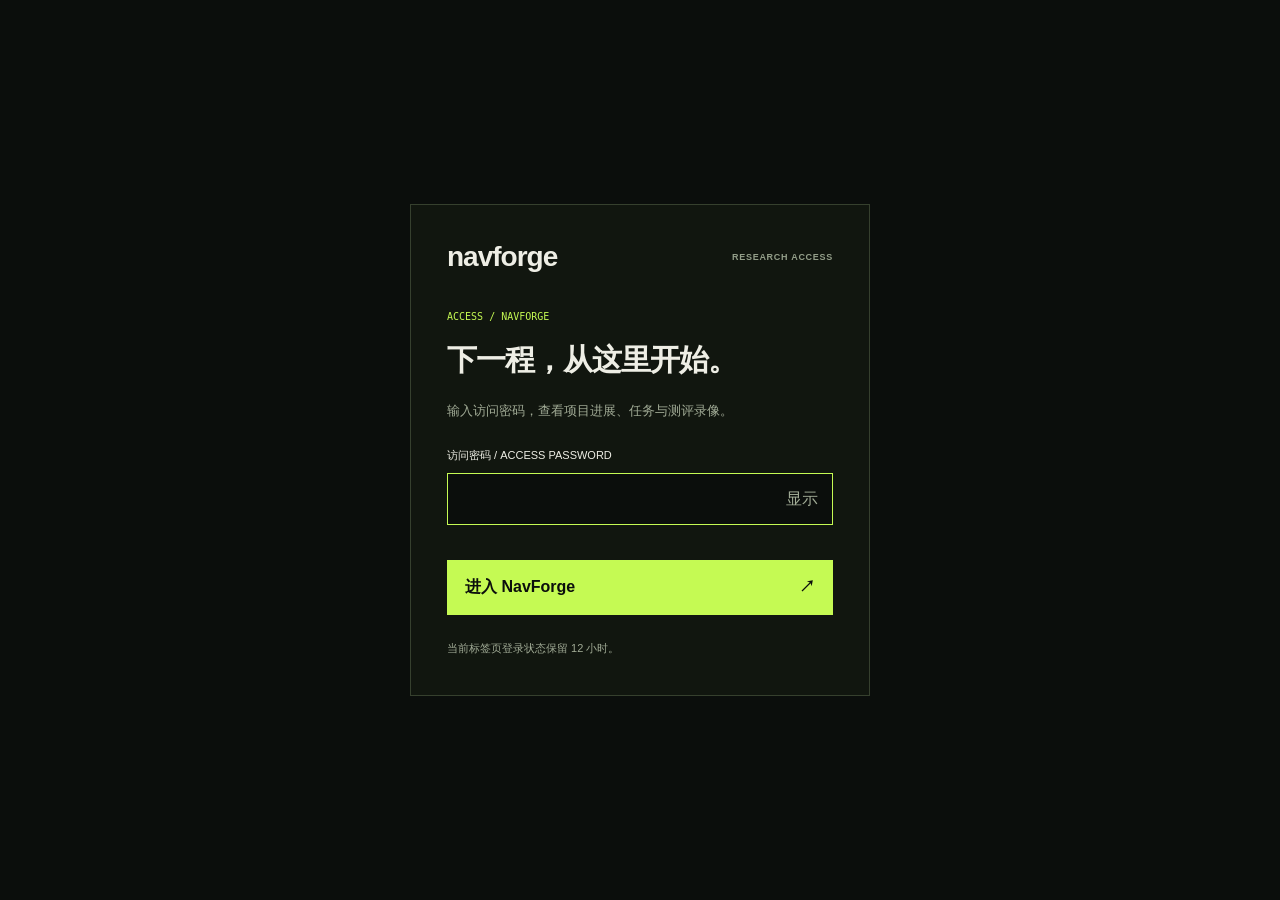
<file: public/index.html>
<!DOCTYPE html>
<html lang="zh-CN" class="navforge-locked"><head>
<meta charset="utf-8"><meta name="viewport" content="width=device-width,initial-scale=1"><title>NavForge · 六维导航任务设计</title>
<style>html.navforge-locked{background:#0b0e0c}html.navforge-locked body>:not(#navforge-access):not(noscript){display:none!important}</style>
<meta name="description" content="NavForge 六维导航任务设计：语义定位、空间认知、泛化、长时程、运动精度与速度。查看具体任务指令、环境线索、评价指标和测评结果。">
<script src="access.js"></script><link rel="icon" type="image/svg+xml" href="assets/mark.svg"><link rel="stylesheet" href="style.css"><link rel="stylesheet" href="scenes.css"><link rel="stylesheet" href="tasks.css"><script src="tasks.js" defer></script>
</head><body><noscript>请启用 JavaScript 后输入访问密码。</noscript><a class="skip" href="#task-design">跳到任务设计</a>
<header class="site-header"><a class="wordmark" href="index.html">navforge</a><nav aria-label="主导航"><a href="#task-design">任务设计</a><a href="#configuration">场景配置</a><a href="#evaluation">模型测评</a><a href="archive.html">历史归档</a><a href="#" data-navforge-logout>退出登录</a></nav><a class="nav-cta" href="#task-design">探索六维任务 ↗</a><button class="mobile-menu" aria-label="打开导航" aria-expanded="false">☰</button></header>
<main>
<section class="task-hero section-shell"><div><div class="eyebrow"><i class="signal"></i> NAVFORGE / EMBODIED NAVIGATION</div><h1>理解指令。<br>规划路线。<br><em>完成任务。</em></h1><p>从找对一个物体，到记住跨层空间；从完成多步巡检，到在障碍与时间约束中安全到达。以六种能力，设计可检验的导航任务。</p><div class="hero-actions"><a class="button primary" href="#task-design">查看任务设计 ↗</a><a class="text-link" href="#evaluation">查看实测结果 ↗</a></div></div><aside class="task-example"><span class="eyebrow">LH01 / 长时程任务</span><blockquote>“带我先去前台，再去储藏室，最后到 A 会议室。”</blockquote><a href="#design-LH01">查看这条任务 ↗</a><div class="task-example-tags"><span>顺序依赖</span><span>进度跟踪</span><span>长程记忆</span></div></aside></section>
<section class="task-design section-shell" id="task-design"><div class="section-index"><span>01 / TASK DESIGN</span><span>FEISHU REVISION <!-- TASK_REVISION --></span></div><div class="section-heading"><h2>六种能力。<br><span>具体到每一条指令。</span></h2><p>选择能力，展开任务，查看指令与评价指标。<br>完整任务说明及录像链接回飞书原文。</p></div><!-- TASK_DESIGN --><div class="design-context"><strong>指令之外，Context 也属于任务设计。</strong><p>飞书定义了文字环境描述、静态地图与动态定位地图等多粒度线索，以及商超摆放、医院布局、工厂流程等先验知识。具体提供哪些线索，以对应任务协议为准。任务设计与实测结果分别记录。</p></div></section>
<section class="section-shell compact-scenes" id="configuration"><div class="section-index"><span>02 / SCENE CONFIGURATION</span><span>3 TRAIN + 1 TEST / PER CAPABILITY</span></div><div class="section-heading"><h2>场景支撑任务。</h2><p>六维各 3 个训练场景、1 个测试场景。<br>共 18 个训练场景、6 个测试场景。</p></div><details><summary>查看六维 3+1 场景配置 <span>场景清单与漫游独立收录 ↗</span></summary><div class="table-scroll"><!-- SCENE_OVERVIEW --></div><a class="text-link" href="scenes.html">查看场景漫游与服务器依据 ↗</a></details></section>
<section class="section-shell evaluation-section" id="evaluation"><div class="section-index"><span>03 / MODEL EVALUATION</span><span>RUNS & EVIDENCE</span></div><div class="section-heading"><h2>任务怎样，<br><span>实际跑得怎样。</span></h2><p>按原任务、场景版本与评分协议查看结果。<br>模型自主导航与参考路线执行分别记录。</p></div><div class="evaluation-links"><a href="evaluation/index.html"><span class="eyebrow">EXPLORATION / 9 TASKS</span><h3>探索复测看板</h3><p>简单档 SR 2/9，完全档 SR 0/9。查看逐任务成绩、三视角录像与动作时间轴。</p><span>打开探索复测 ↗</span></a><a href="evaluation/native-20261109/index.html"><span class="eyebrow">MP / SE · 2026-11-09 SNAPSHOT</span><h3>原生协议实测</h3><p>六项运行快照：3 项已结束、均未成功，另 3 项待完成。查看双视角录像与逐步像素动作。</p><span>打开 MP / SE 测评 ↗</span></a></div><p class="scene-limit">历史模型运行保留原编号与配置，不将同号任务的成绩自动迁移到当前设计。</p></section>
<section class="section-shell archive-entry"><div><span class="eyebrow">04 / ARCHIVE</span><h2>沿着证据，回看每一步。</h2><p>旧任务设计、26 个视频样例与历史参考实跑继续留档。</p></div><a class="button outline" href="archive.html">打开历史归档 ↗</a></section>
</main><footer class="section-shell"><a class="wordmark" href="index.html">navforge</a><p>任务、轨迹与证据。让导航可以被检验。</p><div><a href="https://xcno7284rraf.feishu.cn/wiki/BPKpwbxnBicP4kkCfi7cwLcvnNg#doxcnRiX78aF4kJ4BnkNV4yaCzf" target="_blank" rel="noopener">飞书任务设计 ↗</a><span>© 2026 NAVFORGE</span></div></footer></body></html>
</file>
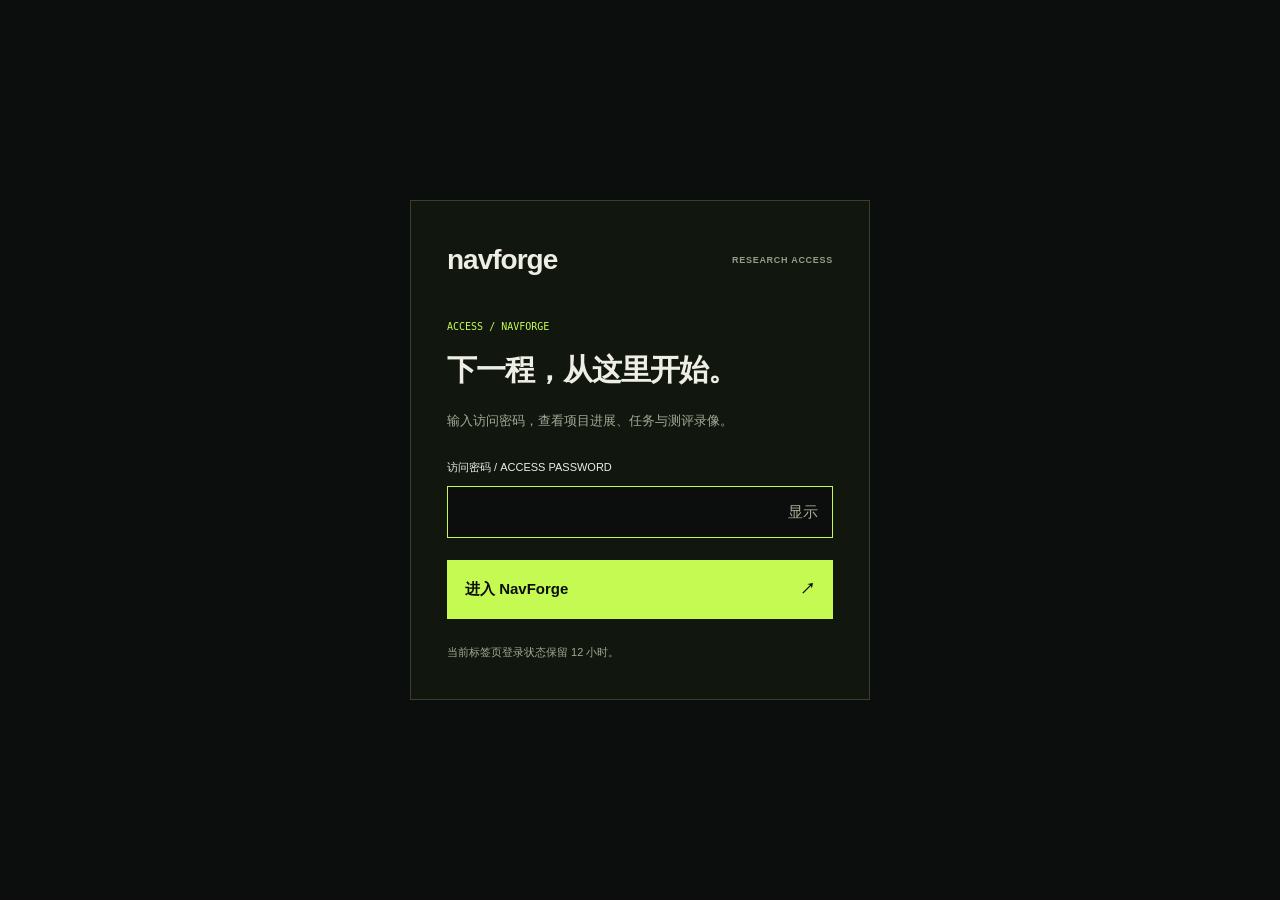
<file: public/evaluation/index.html>
<!doctype html>
<html lang="zh-CN" class="navforge-locked">
<head>
  <style>html.navforge-locked{background:#0b0e0c}html.navforge-locked body > :not(#navforge-access):not(noscript){display:none!important}html.navforge-locked noscript{display:block;color:#eeeee5;padding:40px;font:16px sans-serif}</style>
  <script src="../access.js"></script>
<meta charset="utf-8">
<meta name="viewport" content="width=device-width, initial-scale=1">
<title>测评 · NavForge</title>
<link rel="icon" href="data:,">
<style>
:root{color-scheme:light;--paper:#f3f7f8;--ink:#142e3a;--muted:#516874;--rule:#cad8de;--white:#fff;--focus:#086c73;--rust:#95452a;--monitor:#122730}
*{box-sizing:border-box}
body{margin:0;background:var(--paper);color:var(--ink);font:15px/1.65 "Microsoft YaHei","PingFang SC",system-ui,sans-serif}
button,a{font:inherit}
button{cursor:pointer}
button:focus-visible,a:focus-visible,[tabindex]:focus-visible{outline:3px solid var(--focus);outline-offset:3px}
button{color:inherit}
header{background:var(--white);border-bottom:1px solid var(--rule)}
.header-inner,main{max-width:1400px;margin:auto;padding:0 clamp(18px,4vw,64px)}
.header-inner{min-height:58px;display:flex;align-items:center;justify-content:space-between;gap:16px}
.brand{font-weight:760;font-size:17px;letter-spacing:.02em}
.context{font-size:13px;color:var(--muted)}
.context a{color:var(--focus)}
main{padding-top:34px;padding-bottom:64px}
h1,h2,h3,p{margin:0}
h1{font-size:clamp(30px,5vw,48px);line-height:1.18;letter-spacing:-.035em}
.lead{max-width:68ch;color:var(--muted);margin-top:12px}
.summary{margin-top:28px;background:var(--white);border:1px solid var(--rule);overflow:auto}
table{width:100%;border-collapse:collapse;min-width:470px}
th,td{text-align:left;padding:12px 18px;border-bottom:1px solid var(--rule);white-space:nowrap;font-variant-numeric:tabular-nums}
thead th{font-size:13px;color:var(--muted);background:#edf3f5}
tbody tr:last-child>*{border-bottom:0}
.task-summary td:last-child{white-space:normal;min-width:16em}
.task-summary button{padding:0;border:0;background:none;color:var(--focus);font-weight:760;text-decoration:underline}
#comparison .task-summary td:last-child{white-space:nowrap;min-width:0}
.single-exploration .case-header{margin-bottom:12px}
.recordings-title{font-size:20px;margin:28px 0 0}
.recordings-title:not([hidden])+.workspace{margin-top:12px}
.workspace{display:grid;grid-template-columns:minmax(205px,262px) minmax(0,1fr);margin-top:26px;border:1px solid var(--rule);background:var(--white)}
.rail{border-right:1px solid var(--rule)}
.rail h2{font-size:14px;margin:18px 16px 8px;color:var(--muted)}
.task{display:flex;align-items:center;gap:10px;text-align:left;padding:14px 16px;width:100%;border:0;border-top:1px solid var(--rule);background:none}
.task[aria-pressed=true]{background:#e2f0f0;box-shadow:inset 4px 0 var(--focus);font-weight:700}
.task:hover{background:#edf5f6}
.task-id{color:var(--focus);font-variant-numeric:tabular-nums;font-weight:760}
.detail{min-width:0;padding:clamp(16px,3vw,32px)}
.case-header{display:flex;justify-content:space-between;align-items:flex-start;gap:12px;flex-wrap:wrap}
.case-header h2{font-size:clamp(21px,3vw,30px);line-height:1.25}
.tags{display:flex;gap:8px;flex-wrap:wrap}
.tag{border:1px solid var(--rule);color:var(--muted);padding:3px 9px;font-size:13px;border-radius:2px}
.tag.fail{border-color:#e0bbad;color:var(--rust);background:#fff8f4}
.tag.pass{border-color:#b0cfc9;color:var(--focus);background:#edf7f3}
.tag.near{border-color:#bccdd9;color:#355c76;background:#edf5fa}
.version-switch,.view-switch,.bookmarks{display:flex;gap:6px;flex-wrap:wrap}
.version-switch{margin:16px 0 12px}
.version-switch button,.view-switch button,.bookmarks button{padding:5px 10px;border:1px solid var(--rule);border-radius:3px;background:white;font-size:13px}
.version-switch button[aria-pressed=true],.view-switch button[aria-pressed=true]{background:var(--focus);border-color:var(--focus);color:white}
.player{display:grid;place-items:center;background:var(--monitor);width:100%;min-height:110px;overflow:hidden}
video{display:block;width:100%;max-height:430px;background:var(--monitor)}
.player-note{color:#d2e3ea;padding:20px}
.controls{display:flex;align-items:center;justify-content:space-between;flex-wrap:wrap;gap:10px;margin-top:8px}
.download{font-size:13px;color:var(--focus)}
.bookmarks{margin-top:12px}
.facts{display:grid;grid-template-columns:repeat(4,minmax(0,1fr));margin:18px 0 0;border-top:1px solid var(--rule);border-bottom:1px solid var(--rule)}
.facts div{padding:10px;border-right:1px solid var(--rule)}
.facts div:last-child{border-right:0}
.facts dt{font-size:12px;color:var(--muted)}
.facts dd{margin:0;font-weight:750;font-variant-numeric:tabular-nums}
.analysis{margin:17px 0 0;max-width:72ch}
.analysis strong{color:var(--rust)}
.chart-section{margin-top:22px}
.chart-section h3{font-size:15px}
.chart-note{color:var(--muted);font-size:12px}
svg{width:100%;height:auto;display:block;margin-top:8px}
svg text{font-size:11px;fill:var(--muted)}
svg circle[tabindex]{cursor:pointer}
details{margin-top:22px;color:var(--muted)}
details summary{cursor:pointer;color:var(--ink);font-weight:680}
details p{margin-top:6px}
.action-table{margin-top:10px;min-width:0;font-size:13px}
.action-table th,.action-table td{white-space:normal;overflow-wrap:anywhere;padding:8px 10px}
.action-time{padding:2px 5px;border:1px solid var(--rule);border-radius:3px;background:var(--white);color:var(--focus);white-space:nowrap}
[hidden]{display:none!important}
@media(max-width:770px){main{padding-top:24px}.workspace{grid-template-columns:minmax(0,1fr)}.rail{border-right:0;border-bottom:1px solid var(--rule)}.rail nav{display:flex;flex-wrap:wrap}.task{width:auto;border-top:0;padding:9px 12px}.facts{grid-template-columns:repeat(2,minmax(0,1fr))}.facts div:nth-child(2){border-right:0}.facts div:nth-child(-n+2){border-bottom:1px solid var(--rule)}}
@media(max-width:500px){
  .summary table{min-width:0}
  .summary .task-summary{min-width:760px}
  .summary th,.summary td{padding:9px 7px;font-size:12px}
  .summary th:first-child{white-space:normal}
  .view-switch button,.bookmarks button{min-height:36px}
  svg text{font-size:17px}
  svg circle[tabindex]{r:7}
  .action-table{table-layout:fixed;font-size:12px}
  .action-table th,.action-table td{padding:6px 4px}
  .action-table th:nth-child(1){width:10%}
  .action-table th:nth-child(2){width:18%}
  .action-table th:nth-child(3){width:27%}
  .action-table th:nth-child(4){width:25%}
  .action-table th:nth-child(5){width:20%}
}
.site-nav{display:flex;gap:20px;flex-wrap:wrap}.site-nav a{color:var(--ink);text-decoration:none}.site-nav [aria-current]{color:var(--focus);font-weight:750;border-bottom:2px solid currentColor}.snapshot-note{margin:18px 0;padding:14px 18px;border-left:3px solid var(--focus);background:#fff;color:var(--muted)}@media(max-width:650px){.header-inner{flex-wrap:wrap;padding-top:12px;padding-bottom:12px}.context{width:100%}}</style>
</head>
<body>
<noscript>请启用 JavaScript 后输入访问密码。</noscript>
<header><div class="header-inner"><a class="brand" href="../index.html" style="color:inherit;text-decoration:none">navforge</a><nav aria-label="主导航" class="site-nav"><a href="../index.html">首页</a><a href="../archive.html#cases">历史案例</a><a href="index.html" aria-current="page">探索复测</a><a href="native-20261109/index.html">MP / SE 原生协议</a><a href="#" data-navforge-logout>退出登录</a></nav><div class="context">
  <span data-archive-only>GPT‑6 Astra · Unitree G1</span>
  <a id="feishu-results" href="https://xcno7284rraf.feishu.cn/wiki/BPKpwbxnBicP4kkCfi7cwLcvnNg#doxcnqLQuYyQFMh0V1l0AyEXX5f" hidden>飞书 · GPT-6 Astra 模型测评</a>
</div></div></header>
<main><p class="snapshot-note">GPT-6 Astra · Unitree G1 · 9 项已归档复测。2026-11-09 同步，保留原运行的简单档 / 完全档评分；不是新的部分可见协议成绩。SE / MP 六项尚未完成，不计入本表。录像保持原片时长与播放速度。</p>
  <h1 id="report-title">从指令到停靠</h1>
  <p class="lead" id="report-intro">按任务查看成绩、真实仿真录像和动作记录。</p>
  <p class="lead" id="success-tier-note" hidden></p>
  <div class="summary" id="tier-overview" hidden><table aria-label="两档成功指标汇总"><thead></thead><tbody></tbody></table></div>
  <div class="summary"><table id="summary-table" aria-label="各版本完全档指标"><thead><tr><th scope="col">版本</th><th scope="col">可评分任务</th><th scope="col">完全档 SR</th><th scope="col">完全档 OSR</th><th scope="col">完全档 SPL</th></tr></thead><tbody id="summary-rows"></tbody></table></div>
  <div id="exploration-summary" class="chart-note" data-archive-only hidden></div>
  <h2 id="recordings-title" class="recordings-title" hidden>探索复测录像</h2>
  <section class="workspace" aria-label="任务录像">
    <aside class="rail"><h2>选择任务</h2><nav id="task-nav" aria-label="任务"></nav></aside>
    <div class="detail">
      <div class="case-header"><h2 id="case-title"></h2><div class="tags"><span class="tag" id="scene"></span><span class="tag" id="outcome" aria-live="polite"></span></div></div>
      <dl class="facts" id="case-scores" aria-label="本任务停稳判定和两档成绩" hidden></dl>
      <div class="version-switch" id="versions" aria-label="实验版本" data-archive-only></div>
      <p class="chart-note" id="trial-variant" data-archive-only hidden></p>
      <div class="player"><video id="video" controls playsinline preload="metadata" aria-label="实测录像"></video><p class="player-note" id="player-note" hidden>该版本的录像尚未归档。</p></div>
      <div class="controls"><div class="view-switch" id="views" aria-label="录像视角"></div><a class="download" id="download">单独打开录像</a></div>
      <p class="chart-note" id="playback-time" hidden></p>
      <p class="chart-note" id="view-note" hidden>这段录像跳过了不可用的画面。书签会跳到最接近的有效帧。</p>
      <div class="bookmarks" id="bookmarks" aria-label="关键时刻"></div>
      <div class="evaluation-details" data-archive-only>
        <dl class="facts" id="facts"></dl>
        <p class="analysis" id="analysis"></p>
        <p class="analysis" id="contact-evidence" hidden></p>
        <p class="analysis" id="engineering" hidden></p>
        <section class="chart-section" id="chart-section"><h3>距原标注终点的水平距离</h3><p class="chart-note">虚线为 2 米距离门槛。绿色点表示该帧的前视完整可见。选中数据点可跳到相应时刻。</p><svg id="chart" viewBox="0 0 640 154" aria-label="逐决策距离，单位米"></svg></section>
        <details id="action-details" hidden><summary>动作记录</summary><p class="chart-note">时间对应提交动作时的观测。点选时间可跳到该帧。</p><table class="action-table" aria-label="逐步动作与执行回执"><thead><tr><th scope="col">步</th><th scope="col">时间</th><th scope="col">命令</th><th scope="col">回执</th><th scope="col">实测偏航</th></tr></thead><tbody id="action-rows"></tbody></table></details>
      </div>
    </div>
  </section>
  <section id="comparison" aria-labelledby="comparison-title" hidden>
    <h2 id="comparison-title" class="recordings-title"></h2>
    <p id="comparison-note" class="lead"></p>
    <div class="summary"><table class="task-summary" aria-labelledby="comparison-title" aria-describedby="comparison-note"><thead id="comparison-head"></thead><tbody id="comparison-rows"></tbody></table></div>
    <div class="controls"><label>配对 <select id="comparison-pair"></select></label><label>录像 <select id="comparison-view"></select></label></div>
    <div class="player"><video id="comparison-video" controls playsinline preload="none" aria-label="知识库 A/B 录像"></video></div>
  </section>
  <details id="incident-section" data-archive-only hidden>
    <summary>未计分的技术中断</summary>
    <p>这些记录留作脚本取证。表中的动作和 API 调用都来自原始记录。</p>
    <div class="summary"><table aria-label="未计分的技术中断"><thead><tr><th scope="col">任务</th><th scope="col">原因</th><th scope="col">仿真时间</th><th scope="col">动作 / API</th></tr></thead><tbody id="incidents"></tbody></table></div>
  </details>
  <details class="evaluation-details" data-archive-only><summary>历史版本评分口径</summary><p>历史版本展示完全档。达标需距原标注终点的水平距离 ≤ 2 米，且整个目标在同一时刻的前视画面中完整入镜、无遮挡。SR 看自主 STOP 并停稳时是否达标，OSR 看预算内的有效观测是否曾达标。SPL 按实际轨迹长度和认证最短路计算。技术中断保留为空值。</p></details>
</main>
<script type="application/json" id="dataset">{"runs":[{"label":"探索复测","tasks":[{"id":"SG07","title":"寻找水果台","scene":"超市","scores":{"SR":0,"OSR":0,"SPL":0.0},"autonomous_stop":true,"outcome":"停靠未达标","time":62.014,"actions":29,"summary":"认出水果台，货架间反复接触后停止。","bookmarks":[[20,"沿货架搜索"],[59.528,"最接近标注点"],[62.014,"自主 STOP 终局"]],"videos":{"three_views":"media/SG07-three_views.mp4","third_person":"media/SG07-third_person.mp4"},"video_status":{"third_person":"recorded","three_views":"recorded"},"video_maps":{"three_views":[[0.1,0.0],[0.2,0.1],[0.3,0.2],[0.4,0.3],[0.5,0.4],[0.6,0.5],[0.7000000000000001,0.6],[0.8,0.7],[0.9,0.8],[1.0,0.9],[1.1,1.0],[1.2,1.1],[1.3,1.2],[1.4000000000000001,1.3],[1.5,1.4],[1.6,1.5],[1.7,1.6],[1.8,1.7],[1.9000000000000001,1.8],[2.0,1.9],[2.1,2.0],[2.2,2.1],[2.3000000000000003,2.2],[2.4,2.3],[2.5,2.4],[2.6,2.5],[2.7,2.6],[2.8000000000000003,2.7],[2.9,2.8],[3.0,2.9],[3.1,3.0],[3.2,3.1],[3.3000000000000003,3.2],[3.4,3.3],[3.5,3.4],[3.6,3.5],[3.7,3.6],[3.8000000000000003,3.7],[3.9,3.8],[4.0,3.9],[4.1,4.0],[4.2,4.1],[4.3,4.2],[4.4,4.3],[4.5,4.4],[4.6000000000000005,4.5],[4.7,4.6],[4.8,4.7],[4.9,4.8],[5.0,4.9],[5.1000000000000005,5.0],[5.2,5.1],[5.3,5.2],[5.4,5.3],[5.5,5.4],[5.6000000000000005,5.5],[5.7,5.6],[5.8,5.7],[5.9,5.8],[6.0,5.9],[6.1000000000000005,6.0],[6.2,6.1],[6.3,6.2],[6.4,6.3],[6.5,6.4],[6.6000000000000005,6.5],[6.7,6.6],[6.8,6.7],[6.9,6.8],[7.0,6.9],[7.1000000000000005,7.0],[7.2,7.1],[7.3,7.2],[7.4,7.3],[7.5,7.4],[7.6000000000000005,7.5],[7.7,7.6],[7.8,7.7],[7.9,7.8],[8.0,7.9],[8.1,8.0],[8.2,8.1],[8.3,8.2],[8.4,8.3],[8.5,8.4],[8.6,8.5],[8.700000000000001,8.6],[8.8,8.7],[8.9,8.8],[9.0,8.9],[9.1,9.0],[9.200000000000001,9.1],[9.3,9.2],[9.4,9.3],[9.5,9.4],[9.6,9.5],[9.700000000000001,9.6],[9.8,9.7],[9.9,9.8],[10.0,9.9],[10.1,10.0],[10.200000000000001,10.1],[10.3,10.2],[10.4,10.3],[10.5,10.4],[10.6,10.5],[10.700000000000001,10.6],[10.8,10.7],[10.9,10.8],[11.0,10.9],[11.1,11.0],[11.200000000000001,11.1],[11.3,11.2],[11.4,11.3],[11.5,11.4],[11.6,11.5],[11.700000000000001,11.6],[11.8,11.7],[11.9,11.8],[12.0,11.9],[12.1,12.0],[12.200000000000001,12.1],[12.3,12.2],[12.4,12.3],[12.5,12.4],[12.6,12.5],[12.700000000000001,12.6],[12.8,12.7],[12.9,12.8],[13.0,12.9],[13.1,13.0],[13.200000000000001,13.1],[13.3,13.2],[13.4,13.3],[13.5,13.4],[13.6,13.5],[13.700000000000001,13.6],[13.8,13.7],[13.9,13.8],[14.0,13.9],[14.1,14.0],[14.200000000000001,14.1],[14.3,14.2],[14.4,14.3],[14.5,14.4],[14.6,14.5],[14.700000000000001,14.6],[14.8,14.7],[14.9,14.8],[15.0,14.9],[15.1,15.0],[15.200000000000001,15.1],[15.3,15.2],[15.4,15.3],[15.5,15.4],[15.6,15.5],[15.700000000000001,15.6],[15.8,15.7],[15.9,15.8],[16.0,15.9],[16.1,16.0],[16.2,16.1],[16.3,16.2],[16.4,16.3],[16.5,16.4],[16.6,16.5],[16.7,16.6],[16.8,16.7],[16.9,16.8],[17.0,16.9],[17.1,17.0],[17.2,17.1],[17.3,17.2],[17.400000000000002,17.3],[17.5,17.4],[17.6,17.5],[17.7,17.6],[17.8,17.7],[17.900000000000002,17.8],[18.0,17.9],[18.1,18.0],[18.2,18.1],[18.3,18.2],[18.400000000000002,18.3],[18.5,18.4],[18.6,18.5],[18.7,18.6],[18.8,18.7],[18.900000000000002,18.8],[19.0,18.9],[19.1,19.0],[19.2,19.1],[19.3,19.2],[19.400000000000002,19.3],[19.5,19.4],[19.6,19.5],[19.7,19.6],[19.8,19.7],[19.900000000000002,19.8],[20.0,19.9],[20.1,20.0],[20.2,20.1],[20.3,20.2],[20.400000000000002,20.3],[20.5,20.4],[20.6,20.5],[20.7,20.6],[20.8,20.7],[20.900000000000002,20.8],[21.0,20.9],[21.1,21.0],[21.2,21.1],[21.3,21.2],[21.400000000000002,21.3],[21.5,21.4],[21.6,21.5],[21.7,21.6],[21.8,21.7],[21.900000000000002,21.8],[22.0,21.9],[22.1,22.0],[22.2,22.1],[22.3,22.2],[22.400000000000002,22.3],[22.5,22.4],[22.6,22.5],[22.7,22.6],[22.8,22.7],[22.900000000000002,22.8],[23.0,22.9],[23.1,23.0],[23.2,23.1],[23.3,23.2],[23.400000000000002,23.3],[23.5,23.4],[23.6,23.5],[23.7,23.6],[23.8,23.7],[23.900000000000002,23.8],[24.0,23.9],[24.1,24.0],[24.2,24.1],[24.3,24.2],[24.400000000000002,24.3],[24.5,24.4],[24.6,24.5],[24.7,24.6],[24.8,24.7],[24.900000000000002,24.8],[25.0,24.9],[25.1,25.0],[25.2,25.1],[25.3,25.2],[25.400000000000002,25.3],[25.5,25.4],[25.6,25.5],[25.7,25.6],[25.8,25.7],[25.900000000000002,25.8],[26.0,25.9],[26.1,26.0],[26.2,26.1],[26.3,26.2],[26.400000000000002,26.3],[26.5,26.4],[26.6,26.5],[26.7,26.6],[26.8,26.7],[26.900000000000002,26.8],[27.0,26.9],[27.1,27.0],[27.2,27.1],[27.3,27.2],[27.400000000000002,27.3],[27.5,27.4],[27.6,27.5],[27.7,27.6],[27.8,27.7],[27.900000000000002,27.8],[28.0,27.9],[28.1,28.0],[28.2,28.1],[28.3,28.2],[28.400000000000002,28.3],[28.5,28.4],[28.6,28.5],[28.7,28.6],[28.8,28.7],[28.900000000000002,28.8],[29.0,28.9],[29.1,29.0],[29.2,29.1],[29.3,29.2],[29.400000000000002,29.3],[29.5,29.4],[29.6,29.5],[29.7,29.6],[29.8,29.7],[29.900000000000002,29.8],[30.0,29.9],[30.1,30.0],[30.2,30.1],[30.3,30.2],[30.400000000000002,30.3],[30.5,30.4],[30.6,30.5],[30.7,30.6],[30.8,30.7],[30.900000000000002,30.8],[31.0,30.9],[31.1,31.0],[31.2,31.1],[31.3,31.2],[31.400000000000002,31.3],[31.5,31.4],[31.6,31.5],[31.7,31.6],[31.8,31.7],[31.900000000000002,31.8],[32.0,31.9],[32.1,32.0],[32.2,32.1],[32.3,32.2],[32.4,32.3],[32.5,32.4],[32.6,32.5],[32.7,32.6],[32.8,32.7],[32.9,32.8],[33.0,32.9],[33.1,33.0],[33.2,33.1],[33.3,33.2],[33.4,33.3],[33.5,33.4],[33.6,33.5],[33.7,33.6],[33.8,33.7],[33.9,33.8],[34.0,33.9],[34.1,34.0],[34.2,34.1],[34.300000000000004,34.2],[34.4,34.3],[34.5,34.4],[34.6,34.5],[34.7,34.6],[34.800000000000004,34.7],[34.9,34.8],[35.0,34.9],[35.1,35.0],[35.2,35.1],[35.300000000000004,35.2],[35.4,35.3],[35.5,35.4],[35.6,35.5],[35.7,35.6],[35.800000000000004,35.7],[35.9,35.8],[36.0,35.9],[36.1,36.0],[36.2,36.1],[36.300000000000004,36.2],[36.4,36.3],[36.5,36.4],[36.6,36.5],[36.7,36.6],[36.800000000000004,36.7],[36.9,36.8],[37.0,36.9],[37.1,37.0],[37.2,37.1],[37.300000000000004,37.2],[37.4,37.3],[37.5,37.4],[37.6,37.5],[37.7,37.6],[37.800000000000004,37.7],[37.9,37.8],[38.0,37.9],[38.1,38.0],[38.2,38.1],[38.300000000000004,38.2],[38.4,38.3],[38.5,38.4],[38.6,38.5],[38.7,38.6],[38.800000000000004,38.7],[38.9,38.8],[39.0,38.9],[39.1,39.0],[39.2,39.1],[39.300000000000004,39.2],[39.4,39.3],[39.5,39.4],[39.6,39.5],[39.7,39.6],[39.800000000000004,39.7],[39.9,39.8],[40.0,39.9],[40.1,40.0],[40.2,40.1],[40.300000000000004,40.2],[40.4,40.3],[40.5,40.4],[40.6,40.5],[40.7,40.6],[40.800000000000004,40.7],[40.9,40.8],[41.0,40.9],[41.1,41.0],[41.2,41.1],[41.300000000000004,41.2],[41.4,41.3],[41.5,41.4],[41.6,41.5],[41.7,41.6],[41.800000000000004,41.7],[41.9,41.8],[42.0,41.9],[42.1,42.0],[42.2,42.1],[42.300000000000004,42.2],[42.4,42.3],[42.5,42.4],[42.6,42.5],[42.7,42.6],[42.800000000000004,42.7],[42.9,42.8],[43.0,42.9],[43.1,43.0],[43.2,43.1],[43.300000000000004,43.2],[43.4,43.3],[43.5,43.4],[43.6,43.5],[43.7,43.6],[43.800000000000004,43.7],[43.9,43.8],[44.0,43.9],[44.1,44.0],[44.2,44.1],[44.300000000000004,44.2],[44.4,44.3],[44.5,44.4],[44.6,44.5],[44.7,44.6],[44.800000000000004,44.7],[44.9,44.8],[45.0,44.9],[45.1,45.0],[45.2,45.1],[45.300000000000004,45.2],[45.4,45.3],[45.5,45.4],[45.6,45.5],[45.7,45.6],[45.800000000000004,45.7],[45.9,45.8],[46.0,45.9],[46.1,46.0],[46.2,46.1],[46.300000000000004,46.2],[46.4,46.3],[46.5,46.4],[46.6,46.5],[46.7,46.6],[46.800000000000004,46.7],[46.9,46.8],[47.0,46.9],[47.1,47.0],[47.2,47.1],[47.300000000000004,47.2],[47.4,47.3],[47.5,47.4],[47.6,47.5],[47.7,47.6],[47.800000000000004,47.7],[47.9,47.8],[48.0,47.9],[48.1,48.0],[48.2,48.1],[48.300000000000004,48.2],[48.4,48.3],[48.5,48.4],[48.6,48.5],[48.7,48.6],[48.800000000000004,48.7],[48.9,48.8],[49.0,48.9],[49.1,49.0],[49.2,49.1],[49.300000000000004,49.2],[49.4,49.3],[49.5,49.4],[49.6,49.5],[49.7,49.6],[49.800000000000004,49.7],[49.9,49.8],[50.0,49.9],[50.1,50.0],[50.2,50.1],[50.300000000000004,50.2],[50.4,50.3],[50.5,50.4],[50.6,50.5],[50.7,50.6],[50.800000000000004,50.7],[50.9,50.8],[51.0,50.9],[51.1,51.0],[51.2,51.1],[51.300000000000004,51.2],[51.4,51.3],[51.5,51.4],[51.6,51.5],[51.7,51.6],[51.800000000000004,51.7],[51.9,51.8],[52.0,51.9],[52.1,52.0],[52.2,52.1],[52.300000000000004,52.2],[52.4,52.3],[52.5,52.4],[52.6,52.5],[52.7,52.6],[52.800000000000004,52.7],[52.9,52.8],[53.0,52.9],[53.1,53.0],[53.2,53.1],[53.300000000000004,53.2],[53.4,53.3],[53.5,53.4],[53.6,53.5],[53.7,53.6],[53.800000000000004,53.7],[53.9,53.8],[54.0,53.9],[54.1,54.0],[54.2,54.1],[54.300000000000004,54.2],[54.4,54.3],[54.5,54.4],[54.6,54.5],[54.7,54.6],[54.800000000000004,54.7],[54.9,54.8],[55.0,54.9],[55.1,55.0],[55.2,55.1],[55.300000000000004,55.2],[55.4,55.3],[55.5,55.4],[55.6,55.5],[55.7,55.6],[55.800000000000004,55.7],[55.9,55.8],[56.0,55.9],[56.1,56.0],[56.2,56.1],[56.300000000000004,56.2],[56.4,56.3],[56.5,56.4],[56.6,56.5],[56.7,56.6],[56.800000000000004,56.7],[56.9,56.8],[57.0,56.9],[57.1,57.0],[57.2,57.1],[57.300000000000004,57.2],[57.4,57.3],[57.5,57.4],[57.6,57.5],[57.7,57.6],[57.800000000000004,57.7],[57.9,57.8],[58.0,57.9],[58.1,58.0],[58.2,58.1],[58.300000000000004,58.2],[58.4,58.3],[58.5,58.4],[58.6,58.5],[58.7,58.6],[58.800000000000004,58.7],[58.9,58.8],[59.0,58.9],[59.1,59.0],[59.2,59.1],[59.300000000000004,59.2],[59.4,59.3],[59.5,59.4],[59.6,59.5],[59.7,59.6],[59.800000000000004,59.7],[59.9,59.8],[60.0,59.9],[60.1,60.0],[60.2,60.1],[60.300000000000004,60.2],[60.4,60.3],[60.5,60.4],[60.6,60.5],[60.7,60.6],[60.800000000000004,60.7],[60.9,60.8],[61.0,60.9],[61.1,61.0],[61.2,61.1],[61.300000000000004,61.2],[61.4,61.3],[61.5,61.4],[61.6,61.5],[61.7,61.6],[61.800000000000004,61.7],[61.9,61.8],[62.0,61.9]],"third_person":[[0.1,0.0],[0.2,0.1],[0.3,0.2],[0.4,0.3],[0.5,0.4],[0.6,0.5],[0.7000000000000001,0.6],[0.8,0.7],[0.9,0.8],[1.0,0.9],[1.1,1.0],[1.2,1.1],[1.3,1.2],[1.4000000000000001,1.3],[1.5,1.4],[1.6,1.5],[1.7,1.6],[1.8,1.7],[1.9000000000000001,1.8],[2.0,1.9],[2.1,2.0],[2.2,2.1],[2.3000000000000003,2.2],[2.4,2.3],[2.5,2.4],[2.6,2.5],[2.7,2.6],[2.8000000000000003,2.7],[2.9,2.8],[3.0,2.9],[3.1,3.0],[3.2,3.1],[3.3000000000000003,3.2],[3.4,3.3],[3.5,3.4],[3.6,3.5],[3.7,3.6],[3.8000000000000003,3.7],[3.9,3.8],[4.0,3.9],[4.1,4.0],[4.2,4.1],[4.3,4.2],[4.4,4.3],[4.5,4.4],[4.6000000000000005,4.5],[4.7,4.6],[4.8,4.7],[4.9,4.8],[5.0,4.9],[5.1000000000000005,5.0],[5.2,5.1],[5.3,5.2],[5.4,5.3],[5.5,5.4],[5.6000000000000005,5.5],[5.7,5.6],[5.8,5.7],[5.9,5.8],[6.0,5.9],[6.1000000000000005,6.0],[6.2,6.1],[6.3,6.2],[6.4,6.3],[6.5,6.4],[6.6000000000000005,6.5],[6.7,6.6],[6.8,6.7],[6.9,6.8],[7.0,6.9],[7.1000000000000005,7.0],[7.2,7.1],[7.3,7.2],[7.4,7.3],[7.5,7.4],[7.6000000000000005,7.5],[7.7,7.6],[7.8,7.7],[7.9,7.8],[8.0,7.9],[8.1,8.0],[8.2,8.1],[8.3,8.2],[8.4,8.3],[8.5,8.4],[8.6,8.5],[8.700000000000001,8.6],[8.8,8.7],[8.9,8.8],[9.0,8.9],[9.1,9.0],[9.200000000000001,9.1],[9.3,9.2],[9.4,9.3],[9.5,9.4],[9.6,9.5],[9.700000000000001,9.6],[9.8,9.7],[9.9,9.8],[10.0,9.9],[10.1,10.0],[10.200000000000001,10.1],[10.3,10.2],[10.4,10.3],[10.5,10.4],[10.6,10.5],[10.700000000000001,10.6],[10.8,10.7],[10.9,10.8],[11.0,10.9],[11.1,11.0],[11.200000000000001,11.1],[11.3,11.2],[11.4,11.3],[11.5,11.4],[11.6,11.5],[11.700000000000001,11.6],[11.8,11.7],[11.9,11.8],[12.0,11.9],[12.1,12.0],[12.200000000000001,12.1],[12.3,12.2],[12.4,12.3],[12.5,12.4],[12.6,12.5],[12.700000000000001,12.6],[12.8,12.7],[12.9,12.8],[13.0,12.9],[13.1,13.0],[13.200000000000001,13.1],[13.3,13.2],[13.4,13.3],[13.5,13.4],[13.6,13.5],[13.700000000000001,13.6],[13.8,13.7],[13.9,13.8],[14.0,13.9],[14.1,14.0],[14.200000000000001,14.1],[14.3,14.2],[14.4,14.3],[14.5,14.4],[14.6,14.5],[14.700000000000001,14.6],[14.8,14.7],[14.9,14.8],[15.0,14.9],[15.1,15.0],[15.200000000000001,15.1],[15.3,15.2],[15.4,15.3],[15.5,15.4],[15.6,15.5],[15.700000000000001,15.6],[15.8,15.7],[15.9,15.8],[16.0,15.9],[16.1,16.0],[16.2,16.1],[16.3,16.2],[16.4,16.3],[16.5,16.4],[16.6,16.5],[16.7,16.6],[16.8,16.7],[16.9,16.8],[17.0,16.9],[17.1,17.0],[17.2,17.1],[17.3,17.2],[17.400000000000002,17.3],[17.5,17.4],[17.6,17.5],[17.7,17.6],[17.8,17.7],[17.900000000000002,17.8],[18.0,17.9],[18.1,18.0],[18.2,18.1],[18.3,18.2],[18.400000000000002,18.3],[18.5,18.4],[18.6,18.5],[18.7,18.6],[18.8,18.7],[18.900000000000002,18.8],[19.0,18.9],[19.1,19.0],[19.2,19.1],[19.3,19.2],[19.400000000000002,19.3],[19.5,19.4],[19.6,19.5],[19.7,19.6],[19.8,19.7],[19.900000000000002,19.8],[20.0,19.9],[20.1,20.0],[20.2,20.1],[20.3,20.2],[20.400000000000002,20.3],[20.5,20.4],[20.6,20.5],[20.7,20.6],[20.8,20.7],[20.900000000000002,20.8],[21.0,20.9],[21.1,21.0],[21.2,21.1],[21.3,21.2],[21.400000000000002,21.3],[21.5,21.4],[21.6,21.5],[21.7,21.6],[21.8,21.7],[21.900000000000002,21.8],[22.0,21.9],[22.1,22.0],[22.2,22.1],[22.3,22.2],[22.400000000000002,22.3],[22.5,22.4],[22.6,22.5],[22.7,22.6],[22.8,22.7],[22.900000000000002,22.8],[23.0,22.9],[23.1,23.0],[23.2,23.1],[23.3,23.2],[23.400000000000002,23.3],[23.5,23.4],[23.6,23.5],[23.7,23.6],[23.8,23.7],[23.900000000000002,23.8],[24.0,23.9],[24.1,24.0],[24.2,24.1],[24.3,24.2],[24.400000000000002,24.3],[24.5,24.4],[24.6,24.5],[24.7,24.6],[24.8,24.7],[24.900000000000002,24.8],[25.0,24.9],[25.1,25.0],[25.2,25.1],[25.3,25.2],[25.400000000000002,25.3],[25.5,25.4],[25.6,25.5],[25.7,25.6],[25.8,25.7],[25.900000000000002,25.8],[26.0,25.9],[26.1,26.0],[26.2,26.1],[26.3,26.2],[26.400000000000002,26.3],[26.5,26.4],[26.6,26.5],[26.7,26.6],[26.8,26.7],[26.900000000000002,26.8],[27.0,26.9],[27.1,27.0],[27.2,27.1],[27.3,27.2],[27.400000000000002,27.3],[27.5,27.4],[27.6,27.5],[27.7,27.6],[27.8,27.7],[27.900000000000002,27.8],[28.0,27.9],[28.1,28.0],[28.2,28.1],[28.3,28.2],[28.400000000000002,28.3],[28.5,28.4],[28.6,28.5],[28.7,28.6],[28.8,28.7],[28.900000000000002,28.8],[29.0,28.9],[29.1,29.0],[29.2,29.1],[29.3,29.2],[29.400000000000002,29.3],[29.5,29.4],[29.6,29.5],[29.7,29.6],[29.8,29.7],[29.900000000000002,29.8],[30.0,29.9],[30.1,30.0],[30.2,30.1],[30.3,30.2],[30.400000000000002,30.3],[30.5,30.4],[30.6,30.5],[30.7,30.6],[30.8,30.7],[30.900000000000002,30.8],[31.0,30.9],[31.1,31.0],[31.2,31.1],[31.3,31.2],[31.400000000000002,31.3],[31.5,31.4],[31.6,31.5],[31.7,31.6],[31.8,31.7],[31.900000000000002,31.8],[32.0,31.9],[32.1,32.0],[32.2,32.1],[32.3,32.2],[32.4,32.3],[32.5,32.4],[32.6,32.5],[32.7,32.6],[32.8,32.7],[32.9,32.8],[33.0,32.9],[33.1,33.0],[33.2,33.1],[33.3,33.2],[33.4,33.3],[33.5,33.4],[33.6,33.5],[33.7,33.6],[33.8,33.7],[33.9,33.8],[34.0,33.9],[34.1,34.0],[34.2,34.1],[34.300000000000004,34.2],[34.4,34.3],[34.5,34.4],[34.6,34.5],[34.7,34.6],[34.800000000000004,34.7],[34.9,34.8],[35.0,34.9],[35.1,35.0],[35.2,35.1],[35.300000000000004,35.2],[35.4,35.3],[35.5,35.4],[35.6,35.5],[35.7,35.6],[35.800000000000004,35.7],[35.9,35.8],[36.0,35.9],[36.1,36.0],[36.2,36.1],[36.300000000000004,36.2],[36.4,36.3],[36.5,36.4],[36.6,36.5],[36.7,36.6],[36.800000000000004,36.7],[36.9,36.8],[37.0,36.9],[37.1,37.0],[37.2,37.1],[37.300000000000004,37.2],[37.4,37.3],[37.5,37.4],[37.6,37.5],[37.7,37.6],[37.800000000000004,37.7],[37.9,37.8],[38.0,37.9],[38.1,38.0],[38.2,38.1],[38.300000000000004,38.2],[38.4,38.3],[38.5,38.4],[38.6,38.5],[38.7,38.6],[38.800000000000004,38.7],[38.9,38.8],[39.0,38.9],[39.1,39.0],[39.2,39.1],[39.300000000000004,39.2],[39.4,39.3],[39.5,39.4],[39.6,39.5],[39.7,39.6],[39.800000000000004,39.7],[39.9,39.8],[40.0,39.9],[40.1,40.0],[40.2,40.1],[40.300000000000004,40.2],[40.4,40.3],[40.5,40.4],[40.6,40.5],[40.7,40.6],[40.800000000000004,40.7],[40.9,40.8],[41.0,40.9],[41.1,41.0],[41.2,41.1],[41.300000000000004,41.2],[41.4,41.3],[41.5,41.4],[41.6,41.5],[41.7,41.6],[41.800000000000004,41.7],[41.9,41.8],[42.0,41.9],[42.1,42.0],[42.2,42.1],[42.300000000000004,42.2],[42.4,42.3],[42.5,42.4],[42.6,42.5],[42.7,42.6],[42.800000000000004,42.7],[42.9,42.8],[43.0,42.9],[43.1,43.0],[43.2,43.1],[43.300000000000004,43.2],[43.4,43.3],[43.5,43.4],[43.6,43.5],[43.7,43.6],[43.800000000000004,43.7],[43.9,43.8],[44.0,43.9],[44.1,44.0],[44.2,44.1],[44.300000000000004,44.2],[44.4,44.3],[44.5,44.4],[44.6,44.5],[44.7,44.6],[44.800000000000004,44.7],[44.9,44.8],[45.0,44.9],[45.1,45.0],[45.2,45.1],[45.300000000000004,45.2],[45.4,45.3],[45.5,45.4],[45.6,45.5],[45.7,45.6],[45.800000000000004,45.7],[45.9,45.8],[46.0,45.9],[46.1,46.0],[46.2,46.1],[46.300000000000004,46.2],[46.4,46.3],[46.5,46.4],[46.6,46.5],[46.7,46.6],[46.800000000000004,46.7],[46.9,46.8],[47.0,46.9],[47.1,47.0],[47.2,47.1],[47.300000000000004,47.2],[47.4,47.3],[47.5,47.4],[47.6,47.5],[47.7,47.6],[47.800000000000004,47.7],[47.9,47.8],[48.0,47.9],[48.1,48.0],[48.2,48.1],[48.300000000000004,48.2],[48.4,48.3],[48.5,48.4],[48.6,48.5],[48.7,48.6],[48.800000000000004,48.7],[48.9,48.8],[49.0,48.9],[49.1,49.0],[49.2,49.1],[49.300000000000004,49.2],[49.4,49.3],[49.5,49.4],[49.6,49.5],[49.7,49.6],[49.800000000000004,49.7],[49.9,49.8],[50.0,49.9],[50.1,50.0],[50.2,50.1],[50.300000000000004,50.2],[50.4,50.3],[50.5,50.4],[50.6,50.5],[50.7,50.6],[50.800000000000004,50.7],[50.9,50.8],[51.0,50.9],[51.1,51.0],[51.2,51.1],[51.300000000000004,51.2],[51.4,51.3],[51.5,51.4],[51.6,51.5],[51.7,51.6],[51.800000000000004,51.7],[51.9,51.8],[52.0,51.9],[52.1,52.0],[52.2,52.1],[52.300000000000004,52.2],[52.4,52.3],[52.5,52.4],[52.6,52.5],[52.7,52.6],[52.800000000000004,52.7],[52.9,52.8],[53.0,52.9],[53.1,53.0],[53.2,53.1],[53.300000000000004,53.2],[53.4,53.3],[53.5,53.4],[53.6,53.5],[53.7,53.6],[53.800000000000004,53.7],[53.9,53.8],[54.0,53.9],[54.1,54.0],[54.2,54.1],[54.300000000000004,54.2],[54.4,54.3],[54.5,54.4],[54.6,54.5],[54.7,54.6],[54.800000000000004,54.7],[54.9,54.8],[55.0,54.9],[55.1,55.0],[55.2,55.1],[55.300000000000004,55.2],[55.4,55.3],[55.5,55.4],[55.6,55.5],[55.7,55.6],[55.800000000000004,55.7],[55.9,55.8],[56.0,55.9],[56.1,56.0],[56.2,56.1],[56.300000000000004,56.2],[56.4,56.3],[56.5,56.4],[56.6,56.5],[56.7,56.6],[56.800000000000004,56.7],[56.9,56.8],[57.0,56.9],[57.1,57.0],[57.2,57.1],[57.300000000000004,57.2],[57.4,57.3],[57.5,57.4],[57.6,57.5],[57.7,57.6],[57.800000000000004,57.7],[57.9,57.8],[58.0,57.9],[58.1,58.0],[58.2,58.1],[58.300000000000004,58.2],[58.4,58.3],[58.5,58.4],[58.6,58.5],[58.7,58.6],[58.800000000000004,58.7],[58.9,58.8],[59.0,58.9],[59.1,59.0],[59.2,59.1],[59.300000000000004,59.2],[59.4,59.3],[59.5,59.4],[59.6,59.5],[59.7,59.6],[59.800000000000004,59.7],[59.9,59.8],[60.0,59.9],[60.1,60.0],[60.2,60.1],[60.300000000000004,60.2],[60.4,60.3],[60.5,60.4],[60.6,60.5],[60.7,60.6],[60.800000000000004,60.7],[60.9,60.8],[61.0,60.9],[61.1,61.0],[61.2,61.1],[61.300000000000004,61.2],[61.4,61.3],[61.5,61.4],[61.6,61.5],[61.7,61.6],[61.800000000000004,61.7],[61.9,61.8],[62.0,61.9]]},"contact":{"status":"verified","obstacle_collision_observed":true,"collision_episodes":4,"collision_steps":800,"first_collision_sim_time_s":57.094,"first_collision_action_step":25,"collision_free_success":0},"success_tiers":{"simple":{"SR":0,"OSR":0,"SPL":0.0},"complete":{"SR":0,"OSR":0,"SPL":0.0}},"terminal_settled":true,"final_goal_distance_m":4.197669896516963,"nearest_observed_goal_distance_m":4.185481292298647,"nearest_complete_front_goal_distance_m":null,"final_front_complete":false,"terminal_front_check":"否 · 遮挡 51.3%","terminal_distance_check":"否（4.198 米）","success_level":"未达标"},{"id":"SG08","title":"寻找奶粉货架","scene":"超市","scores":{"SR":0,"OSR":0,"SPL":0.0},"autonomous_stop":true,"outcome":"停靠未达标","time":53.502,"actions":23,"summary":"识别奶粉区线索，通道受阻后停止。","bookmarks":[[51.012,"最接近标注点"],[53.502,"自主 STOP 终局"]],"videos":{"three_views":"media/SG08-three_views.mp4","third_person":"media/SG08-third_person.mp4"},"video_status":{"third_person":"recorded","three_views":"recorded"},"video_maps":{"three_views":[[0.1,0.0],[0.2,0.1],[0.3,0.2],[0.4,0.3],[0.5,0.4],[0.6,0.5],[0.7000000000000001,0.6],[0.8,0.7],[0.9,0.8],[1.0,0.9],[1.1,1.0],[1.2,1.1],[1.3,1.2],[1.4000000000000001,1.3],[1.5,1.4],[1.6,1.5],[1.7,1.6],[1.8,1.7],[1.9000000000000001,1.8],[2.0,1.9],[2.1,2.0],[2.2,2.1],[2.3000000000000003,2.2],[2.4,2.3],[2.5,2.4],[2.6,2.5],[2.7,2.6],[2.8000000000000003,2.7],[2.9,2.8],[3.0,2.9],[3.1,3.0],[3.2,3.1],[3.3000000000000003,3.2],[3.4,3.3],[3.5,3.4],[3.6,3.5],[3.7,3.6],[3.8000000000000003,3.7],[3.9,3.8],[4.0,3.9],[4.1,4.0],[4.2,4.1],[4.3,4.2],[4.4,4.3],[4.5,4.4],[4.6000000000000005,4.5],[4.7,4.6],[4.8,4.7],[4.9,4.8],[5.0,4.9],[5.1000000000000005,5.0],[5.2,5.1],[5.3,5.2],[5.4,5.3],[5.5,5.4],[5.6000000000000005,5.5],[5.7,5.6],[5.8,5.7],[5.9,5.8],[6.0,5.9],[6.1000000000000005,6.0],[6.2,6.1],[6.3,6.2],[6.4,6.3],[6.5,6.4],[6.6000000000000005,6.5],[6.7,6.6],[6.8,6.7],[6.9,6.8],[7.0,6.9],[7.1000000000000005,7.0],[7.2,7.1],[7.3,7.2],[7.4,7.3],[7.5,7.4],[7.6000000000000005,7.5],[7.7,7.6],[7.8,7.7],[7.9,7.8],[8.0,7.9],[8.1,8.0],[8.2,8.1],[8.3,8.2],[8.4,8.3],[8.5,8.4],[8.6,8.5],[8.700000000000001,8.6],[8.8,8.7],[8.9,8.8],[9.0,8.9],[9.1,9.0],[9.200000000000001,9.1],[9.3,9.2],[9.4,9.3],[9.5,9.4],[9.6,9.5],[9.700000000000001,9.6],[9.8,9.7],[9.9,9.8],[10.0,9.9],[10.1,10.0],[10.200000000000001,10.1],[10.3,10.2],[10.4,10.3],[10.5,10.4],[10.6,10.5],[10.700000000000001,10.6],[10.8,10.7],[10.9,10.8],[11.0,10.9],[11.1,11.0],[11.200000000000001,11.1],[11.3,11.2],[11.4,11.3],[11.5,11.4],[11.6,11.5],[11.700000000000001,11.6],[11.8,11.7],[11.9,11.8],[12.0,11.9],[12.1,12.0],[12.200000000000001,12.1],[12.3,12.2],[12.4,12.3],[12.5,12.4],[12.6,12.5],[12.700000000000001,12.6],[12.8,12.7],[12.9,12.8],[13.0,12.9],[13.1,13.0],[13.200000000000001,13.1],[13.3,13.2],[13.4,13.3],[13.5,13.4],[13.6,13.5],[13.700000000000001,13.6],[13.8,13.7],[13.9,13.8],[14.0,13.9],[14.1,14.0],[14.200000000000001,14.1],[14.3,14.2],[14.4,14.3],[14.5,14.4],[14.6,14.5],[14.700000000000001,14.6],[14.8,14.7],[14.9,14.8],[15.0,14.9],[15.1,15.0],[15.200000000000001,15.1],[15.3,15.2],[15.4,15.3],[15.5,15.4],[15.6,15.5],[15.700000000000001,15.6],[15.8,15.7],[15.9,15.8],[16.0,15.9],[16.1,16.0],[16.2,16.1],[16.3,16.2],[16.4,16.3],[16.5,16.4],[16.6,16.5],[16.7,16.6],[16.8,16.7],[16.9,16.8],[17.0,16.9],[17.1,17.0],[17.2,17.1],[17.3,17.2],[17.400000000000002,17.3],[17.5,17.4],[17.6,17.5],[17.7,17.6],[17.8,17.7],[17.900000000000002,17.8],[18.0,17.9],[18.1,18.0],[18.2,18.1],[18.3,18.2],[18.400000000000002,18.3],[18.5,18.4],[18.6,18.5],[18.7,18.6],[18.8,18.7],[18.900000000000002,18.8],[19.0,18.9],[19.1,19.0],[19.2,19.1],[19.3,19.2],[19.400000000000002,19.3],[19.5,19.4],[19.6,19.5],[19.7,19.6],[19.8,19.7],[19.900000000000002,19.8],[20.0,19.9],[20.1,20.0],[20.2,20.1],[20.3,20.2],[20.400000000000002,20.3],[20.5,20.4],[20.6,20.5],[20.7,20.6],[20.8,20.7],[20.900000000000002,20.8],[21.0,20.9],[21.1,21.0],[21.2,21.1],[21.3,21.2],[21.400000000000002,21.3],[21.5,21.4],[21.6,21.5],[21.7,21.6],[21.8,21.7],[21.900000000000002,21.8],[22.0,21.9],[22.1,22.0],[22.2,22.1],[22.3,22.2],[22.400000000000002,22.3],[22.5,22.4],[22.6,22.5],[22.7,22.6],[22.8,22.7],[22.900000000000002,22.8],[23.0,22.9],[23.1,23.0],[23.2,23.1],[23.3,23.2],[23.400000000000002,23.3],[23.5,23.4],[23.6,23.5],[23.7,23.6],[23.8,23.7],[23.900000000000002,23.8],[24.0,23.9],[24.1,24.0],[24.2,24.1],[24.3,24.2],[24.400000000000002,24.3],[24.5,24.4],[24.6,24.5],[24.7,24.6],[24.8,24.7],[24.900000000000002,24.8],[25.0,24.9],[25.1,25.0],[25.2,25.1],[25.3,25.2],[25.400000000000002,25.3],[25.5,25.4],[25.6,25.5],[25.7,25.6],[25.8,25.7],[25.900000000000002,25.8],[26.0,25.9],[26.1,26.0],[26.2,26.1],[26.3,26.2],[26.400000000000002,26.3],[26.5,26.4],[26.6,26.5],[26.7,26.6],[26.8,26.7],[26.900000000000002,26.8],[27.0,26.9],[27.1,27.0],[27.2,27.1],[27.3,27.2],[27.400000000000002,27.3],[27.5,27.4],[27.6,27.5],[27.7,27.6],[27.8,27.7],[27.900000000000002,27.8],[28.0,27.9],[28.1,28.0],[28.2,28.1],[28.3,28.2],[28.400000000000002,28.3],[28.5,28.4],[28.6,28.5],[28.7,28.6],[28.8,28.7],[28.900000000000002,28.8],[29.0,28.9],[29.1,29.0],[29.2,29.1],[29.3,29.2],[29.400000000000002,29.3],[29.5,29.4],[29.6,29.5],[29.7,29.6],[29.8,29.7],[29.900000000000002,29.8],[30.0,29.9],[30.1,30.0],[30.2,30.1],[30.3,30.2],[30.400000000000002,30.3],[30.5,30.4],[30.6,30.5],[30.7,30.6],[30.8,30.7],[30.900000000000002,30.8],[31.0,30.9],[31.1,31.0],[31.2,31.1],[31.3,31.2],[31.400000000000002,31.3],[31.5,31.4],[31.6,31.5],[31.7,31.6],[31.8,31.7],[31.900000000000002,31.8],[32.0,31.9],[32.1,32.0],[32.2,32.1],[32.3,32.2],[32.4,32.3],[32.5,32.4],[32.6,32.5],[32.7,32.6],[32.8,32.7],[32.9,32.8],[33.0,32.9],[33.1,33.0],[33.2,33.1],[33.3,33.2],[33.4,33.3],[33.5,33.4],[33.6,33.5],[33.7,33.6],[33.8,33.7],[33.9,33.8],[34.0,33.9],[34.1,34.0],[34.2,34.1],[34.300000000000004,34.2],[34.4,34.3],[34.5,34.4],[34.6,34.5],[34.7,34.6],[34.800000000000004,34.7],[34.9,34.8],[35.0,34.9],[35.1,35.0],[35.2,35.1],[35.300000000000004,35.2],[35.4,35.3],[35.5,35.4],[35.6,35.5],[35.7,35.6],[35.800000000000004,35.7],[35.9,35.8],[36.0,35.9],[36.1,36.0],[36.2,36.1],[36.300000000000004,36.2],[36.4,36.3],[36.5,36.4],[36.6,36.5],[36.7,36.6],[36.800000000000004,36.7],[36.9,36.8],[37.0,36.9],[37.1,37.0],[37.2,37.1],[37.300000000000004,37.2],[37.4,37.3],[37.5,37.4],[37.6,37.5],[37.7,37.6],[37.800000000000004,37.7],[37.9,37.8],[38.0,37.9],[38.1,38.0],[38.2,38.1],[38.300000000000004,38.2],[38.4,38.3],[38.5,38.4],[38.6,38.5],[38.7,38.6],[38.800000000000004,38.7],[38.9,38.8],[39.0,38.9],[39.1,39.0],[39.2,39.1],[39.300000000000004,39.2],[39.4,39.3],[39.5,39.4],[39.6,39.5],[39.7,39.6],[39.800000000000004,39.7],[39.9,39.8],[40.0,39.9],[40.1,40.0],[40.2,40.1],[40.300000000000004,40.2],[40.4,40.3],[40.5,40.4],[40.6,40.5],[40.7,40.6],[40.800000000000004,40.7],[40.9,40.8],[41.0,40.9],[41.1,41.0],[41.2,41.1],[41.300000000000004,41.2],[41.4,41.3],[41.5,41.4],[41.6,41.5],[41.7,41.6],[41.800000000000004,41.7],[41.9,41.8],[42.0,41.9],[42.1,42.0],[42.2,42.1],[42.300000000000004,42.2],[42.4,42.3],[42.5,42.4],[42.6,42.5],[42.7,42.6],[42.800000000000004,42.7],[42.9,42.8],[43.0,42.9],[43.1,43.0],[43.2,43.1],[43.300000000000004,43.2],[43.4,43.3],[43.5,43.4],[43.6,43.5],[43.7,43.6],[43.800000000000004,43.7],[43.9,43.8],[44.0,43.9],[44.1,44.0],[44.2,44.1],[44.300000000000004,44.2],[44.4,44.3],[44.5,44.4],[44.6,44.5],[44.7,44.6],[44.800000000000004,44.7],[44.9,44.8],[45.0,44.9],[45.1,45.0],[45.2,45.1],[45.300000000000004,45.2],[45.4,45.3],[45.5,45.4],[45.6,45.5],[45.7,45.6],[45.800000000000004,45.7],[45.9,45.8],[46.0,45.9],[46.1,46.0],[46.2,46.1],[46.300000000000004,46.2],[46.4,46.3],[46.5,46.4],[46.6,46.5],[46.7,46.6],[46.800000000000004,46.7],[46.9,46.8],[47.0,46.9],[47.1,47.0],[47.2,47.1],[47.300000000000004,47.2],[47.4,47.3],[47.5,47.4],[47.6,47.5],[47.7,47.6],[47.800000000000004,47.7],[47.9,47.8],[48.0,47.9],[48.1,48.0],[48.2,48.1],[48.300000000000004,48.2],[48.4,48.3],[48.5,48.4],[48.6,48.5],[48.7,48.6],[48.800000000000004,48.7],[48.9,48.8],[49.0,48.9],[49.1,49.0],[49.2,49.1],[49.300000000000004,49.2],[49.4,49.3],[49.5,49.4],[49.6,49.5],[49.7,49.6],[49.800000000000004,49.7],[49.9,49.8],[50.0,49.9],[50.1,50.0],[50.2,50.1],[50.300000000000004,50.2],[50.4,50.3],[50.5,50.4],[50.6,50.5],[50.7,50.6],[50.800000000000004,50.7],[50.9,50.8],[51.0,50.9],[51.1,51.0],[51.2,51.1],[51.300000000000004,51.2],[51.4,51.3],[51.5,51.4],[51.6,51.5],[51.7,51.6],[51.800000000000004,51.7],[51.9,51.8],[52.0,51.9],[52.1,52.0],[52.2,52.1],[52.300000000000004,52.2],[52.4,52.3],[52.5,52.4],[52.6,52.5],[52.7,52.6],[52.800000000000004,52.7],[52.9,52.8],[53.0,52.9],[53.1,53.0],[53.2,53.1],[53.300000000000004,53.2],[53.4,53.3],[53.5,53.4]],"third_person":[[0.1,0.0],[0.2,0.1],[0.3,0.2],[0.4,0.3],[0.5,0.4],[0.6,0.5],[0.7000000000000001,0.6],[0.8,0.7],[0.9,0.8],[1.0,0.9],[1.1,1.0],[1.2,1.1],[1.3,1.2],[1.4000000000000001,1.3],[1.5,1.4],[1.6,1.5],[1.7,1.6],[1.8,1.7],[1.9000000000000001,1.8],[2.0,1.9],[2.1,2.0],[2.2,2.1],[2.3000000000000003,2.2],[2.4,2.3],[2.5,2.4],[2.6,2.5],[2.7,2.6],[2.8000000000000003,2.7],[2.9,2.8],[3.0,2.9],[3.1,3.0],[3.2,3.1],[3.3000000000000003,3.2],[3.4,3.3],[3.5,3.4],[3.6,3.5],[3.7,3.6],[3.8000000000000003,3.7],[3.9,3.8],[4.0,3.9],[4.1,4.0],[4.2,4.1],[4.3,4.2],[4.4,4.3],[4.5,4.4],[4.6000000000000005,4.5],[4.7,4.6],[4.8,4.7],[4.9,4.8],[5.0,4.9],[5.1000000000000005,5.0],[5.2,5.1],[5.3,5.2],[5.4,5.3],[5.5,5.4],[5.6000000000000005,5.5],[5.7,5.6],[5.8,5.7],[5.9,5.8],[6.0,5.9],[6.1000000000000005,6.0],[6.2,6.1],[6.3,6.2],[6.4,6.3],[6.5,6.4],[6.6000000000000005,6.5],[6.7,6.6],[6.8,6.7],[6.9,6.8],[7.0,6.9],[7.1000000000000005,7.0],[7.2,7.1],[7.3,7.2],[7.4,7.3],[7.5,7.4],[7.6000000000000005,7.5],[7.7,7.6],[7.8,7.7],[7.9,7.8],[8.0,7.9],[8.1,8.0],[8.2,8.1],[8.3,8.2],[8.4,8.3],[8.5,8.4],[8.6,8.5],[8.700000000000001,8.6],[8.8,8.7],[8.9,8.8],[9.0,8.9],[9.1,9.0],[9.200000000000001,9.1],[9.3,9.2],[9.4,9.3],[9.5,9.4],[9.6,9.5],[9.700000000000001,9.6],[9.8,9.7],[9.9,9.8],[10.0,9.9],[10.1,10.0],[10.200000000000001,10.1],[10.3,10.2],[10.4,10.3],[10.5,10.4],[10.6,10.5],[10.700000000000001,10.6],[10.8,10.7],[10.9,10.8],[11.0,10.9],[11.1,11.0],[11.200000000000001,11.1],[11.3,11.2],[11.4,11.3],[11.5,11.4],[11.6,11.5],[11.700000000000001,11.6],[11.8,11.7],[11.9,11.8],[12.0,11.9],[12.1,12.0],[12.200000000000001,12.1],[12.3,12.2],[12.4,12.3],[12.5,12.4],[12.6,12.5],[12.700000000000001,12.6],[12.8,12.7],[12.9,12.8],[13.0,12.9],[13.1,13.0],[13.200000000000001,13.1],[13.3,13.2],[13.4,13.3],[13.5,13.4],[13.6,13.5],[13.700000000000001,13.6],[13.8,13.7],[13.9,13.8],[14.0,13.9],[14.1,14.0],[14.200000000000001,14.1],[14.3,14.2],[14.4,14.3],[14.5,14.4],[14.6,14.5],[14.700000000000001,14.6],[14.8,14.7],[14.9,14.8],[15.0,14.9],[15.1,15.0],[15.200000000000001,15.1],[15.3,15.2],[15.4,15.3],[15.5,15.4],[15.6,15.5],[15.700000000000001,15.6],[15.8,15.7],[15.9,15.8],[16.0,15.9],[16.1,16.0],[16.2,16.1],[16.3,16.2],[16.4,16.3],[16.5,16.4],[16.6,16.5],[16.7,16.6],[16.8,16.7],[16.9,16.8],[17.0,16.9],[17.1,17.0],[17.2,17.1],[17.3,17.2],[17.400000000000002,17.3],[17.5,17.4],[17.6,17.5],[17.7,17.6],[17.8,17.7],[17.900000000000002,17.8],[18.0,17.9],[18.1,18.0],[18.2,18.1],[18.3,18.2],[18.400000000000002,18.3],[18.5,18.4],[18.6,18.5],[18.7,18.6],[18.8,18.7],[18.900000000000002,18.8],[19.0,18.9],[19.1,19.0],[19.2,19.1],[19.3,19.2],[19.400000000000002,19.3],[19.5,19.4],[19.6,19.5],[19.7,19.6],[19.8,19.7],[19.900000000000002,19.8],[20.0,19.9],[20.1,20.0],[20.2,20.1],[20.3,20.2],[20.400000000000002,20.3],[20.5,20.4],[20.6,20.5],[20.7,20.6],[20.8,20.7],[20.900000000000002,20.8],[21.0,20.9],[21.1,21.0],[21.2,21.1],[21.3,21.2],[21.400000000000002,21.3],[21.5,21.4],[21.6,21.5],[21.7,21.6],[21.8,21.7],[21.900000000000002,21.8],[22.0,21.9],[22.1,22.0],[22.2,22.1],[22.3,22.2],[22.400000000000002,22.3],[22.5,22.4],[22.6,22.5],[22.7,22.6],[22.8,22.7],[22.900000000000002,22.8],[23.0,22.9],[23.1,23.0],[23.2,23.1],[23.3,23.2],[23.400000000000002,23.3],[23.5,23.4],[23.6,23.5],[23.7,23.6],[23.8,23.7],[23.900000000000002,23.8],[24.0,23.9],[24.1,24.0],[24.2,24.1],[24.3,24.2],[24.400000000000002,24.3],[24.5,24.4],[24.6,24.5],[24.7,24.6],[24.8,24.7],[24.900000000000002,24.8],[25.0,24.9],[25.1,25.0],[25.2,25.1],[25.3,25.2],[25.400000000000002,25.3],[25.5,25.4],[25.6,25.5],[25.7,25.6],[25.8,25.7],[25.900000000000002,25.8],[26.0,25.9],[26.1,26.0],[26.2,26.1],[26.3,26.2],[26.400000000000002,26.3],[26.5,26.4],[26.6,26.5],[26.7,26.6],[26.8,26.7],[26.900000000000002,26.8],[27.0,26.9],[27.1,27.0],[27.2,27.1],[27.3,27.2],[27.400000000000002,27.3],[27.5,27.4],[27.6,27.5],[27.7,27.6],[27.8,27.7],[27.900000000000002,27.8],[28.0,27.9],[28.1,28.0],[28.2,28.1],[28.3,28.2],[28.400000000000002,28.3],[28.5,28.4],[28.6,28.5],[28.7,28.6],[28.8,28.7],[28.900000000000002,28.8],[29.0,28.9],[29.1,29.0],[29.2,29.1],[29.3,29.2],[29.400000000000002,29.3],[29.5,29.4],[29.6,29.5],[29.7,29.6],[29.8,29.7],[29.900000000000002,29.8],[30.0,29.9],[30.1,30.0],[30.2,30.1],[30.3,30.2],[30.400000000000002,30.3],[30.5,30.4],[30.6,30.5],[30.7,30.6],[30.8,30.7],[30.900000000000002,30.8],[31.0,30.9],[31.1,31.0],[31.2,31.1],[31.3,31.2],[31.400000000000002,31.3],[31.5,31.4],[31.6,31.5],[31.7,31.6],[31.8,31.7],[31.900000000000002,31.8],[32.0,31.9],[32.1,32.0],[32.2,32.1],[32.3,32.2],[32.4,32.3],[32.5,32.4],[32.6,32.5],[32.7,32.6],[32.8,32.7],[32.9,32.8],[33.0,32.9],[33.1,33.0],[33.2,33.1],[33.3,33.2],[33.4,33.3],[33.5,33.4],[33.6,33.5],[33.7,33.6],[33.8,33.7],[33.9,33.8],[34.0,33.9],[34.1,34.0],[34.2,34.1],[34.300000000000004,34.2],[34.4,34.3],[34.5,34.4],[34.6,34.5],[34.7,34.6],[34.800000000000004,34.7],[34.9,34.8],[35.0,34.9],[35.1,35.0],[35.2,35.1],[35.300000000000004,35.2],[35.4,35.3],[35.5,35.4],[35.6,35.5],[35.7,35.6],[35.800000000000004,35.7],[35.9,35.8],[36.0,35.9],[36.1,36.0],[36.2,36.1],[36.300000000000004,36.2],[36.4,36.3],[36.5,36.4],[36.6,36.5],[36.7,36.6],[36.800000000000004,36.7],[36.9,36.8],[37.0,36.9],[37.1,37.0],[37.2,37.1],[37.300000000000004,37.2],[37.4,37.3],[37.5,37.4],[37.6,37.5],[37.7,37.6],[37.800000000000004,37.7],[37.9,37.8],[38.0,37.9],[38.1,38.0],[38.2,38.1],[38.300000000000004,38.2],[38.4,38.3],[38.5,38.4],[38.6,38.5],[38.7,38.6],[38.800000000000004,38.7],[38.9,38.8],[39.0,38.9],[39.1,39.0],[39.2,39.1],[39.300000000000004,39.2],[39.4,39.3],[39.5,39.4],[39.6,39.5],[39.7,39.6],[39.800000000000004,39.7],[39.9,39.8],[40.0,39.9],[40.1,40.0],[40.2,40.1],[40.300000000000004,40.2],[40.4,40.3],[40.5,40.4],[40.6,40.5],[40.7,40.6],[40.800000000000004,40.7],[40.9,40.8],[41.0,40.9],[41.1,41.0],[41.2,41.1],[41.300000000000004,41.2],[41.4,41.3],[41.5,41.4],[41.6,41.5],[41.7,41.6],[41.800000000000004,41.7],[41.9,41.8],[42.0,41.9],[42.1,42.0],[42.2,42.1],[42.300000000000004,42.2],[42.4,42.3],[42.5,42.4],[42.6,42.5],[42.7,42.6],[42.800000000000004,42.7],[42.9,42.8],[43.0,42.9],[43.1,43.0],[43.2,43.1],[43.300000000000004,43.2],[43.4,43.3],[43.5,43.4],[43.6,43.5],[43.7,43.6],[43.800000000000004,43.7],[43.9,43.8],[44.0,43.9],[44.1,44.0],[44.2,44.1],[44.300000000000004,44.2],[44.4,44.3],[44.5,44.4],[44.6,44.5],[44.7,44.6],[44.800000000000004,44.7],[44.9,44.8],[45.0,44.9],[45.1,45.0],[45.2,45.1],[45.300000000000004,45.2],[45.4,45.3],[45.5,45.4],[45.6,45.5],[45.7,45.6],[45.800000000000004,45.7],[45.9,45.8],[46.0,45.9],[46.1,46.0],[46.2,46.1],[46.300000000000004,46.2],[46.4,46.3],[46.5,46.4],[46.6,46.5],[46.7,46.6],[46.800000000000004,46.7],[46.9,46.8],[47.0,46.9],[47.1,47.0],[47.2,47.1],[47.300000000000004,47.2],[47.4,47.3],[47.5,47.4],[47.6,47.5],[47.7,47.6],[47.800000000000004,47.7],[47.9,47.8],[48.0,47.9],[48.1,48.0],[48.2,48.1],[48.300000000000004,48.2],[48.4,48.3],[48.5,48.4],[48.6,48.5],[48.7,48.6],[48.800000000000004,48.7],[48.9,48.8],[49.0,48.9],[49.1,49.0],[49.2,49.1],[49.300000000000004,49.2],[49.4,49.3],[49.5,49.4],[49.6,49.5],[49.7,49.6],[49.800000000000004,49.7],[49.9,49.8],[50.0,49.9],[50.1,50.0],[50.2,50.1],[50.300000000000004,50.2],[50.4,50.3],[50.5,50.4],[50.6,50.5],[50.7,50.6],[50.800000000000004,50.7],[50.9,50.8],[51.0,50.9],[51.1,51.0],[51.2,51.1],[51.300000000000004,51.2],[51.4,51.3],[51.5,51.4],[51.6,51.5],[51.7,51.6],[51.800000000000004,51.7],[51.9,51.8],[52.0,51.9],[52.1,52.0],[52.2,52.1],[52.300000000000004,52.2],[52.4,52.3],[52.5,52.4],[52.6,52.5],[52.7,52.6],[52.800000000000004,52.7],[52.9,52.8],[53.0,52.9],[53.1,53.0],[53.2,53.1],[53.300000000000004,53.2],[53.4,53.3],[53.5,53.4]]},"contact":{"status":"verified","obstacle_collision_observed":true,"collision_episodes":12,"collision_steps":3714,"first_collision_sim_time_s":44.156,"first_collision_action_step":19,"collision_free_success":0},"success_tiers":{"simple":{"SR":0,"OSR":0,"SPL":0.0},"complete":{"SR":0,"OSR":0,"SPL":0.0}},"terminal_settled":true,"final_goal_distance_m":8.494818215707959,"nearest_observed_goal_distance_m":8.472470843696982,"nearest_complete_front_goal_distance_m":null,"final_front_complete":false,"terminal_front_check":"否 · 未完整入镜、遮挡 67.4%","terminal_distance_check":"否（8.495 米）","success_level":"未达标"},{"id":"SG09","title":"寻找蓝色购物车","scene":"超市","scores":{"SR":0,"OSR":0,"SPL":0.0},"autonomous_stop":true,"outcome":"停靠未达标","time":178.374,"actions":79,"summary":"认出购物车，最近仍距标注点 2.63 米且目标未完整可见。","bookmarks":[[123.376,"最接近标注点"],[178.374,"自主 STOP 终局"]],"videos":{"three_views":"media/SG09-three_views.mp4","third_person":"media/SG09-third_person.mp4"},"video_status":{"third_person":"recorded","three_views":"recorded"},"video_maps":{"three_views":[[0.1,0.0],[0.2,0.1],[0.3,0.2],[0.4,0.3],[0.5,0.4],[0.6,0.5],[0.7000000000000001,0.6],[0.8,0.7],[0.9,0.8],[1.0,0.9],[1.1,1.0],[1.2,1.1],[1.3,1.2],[1.4000000000000001,1.3],[1.5,1.4],[1.6,1.5],[1.7,1.6],[1.8,1.7],[1.9000000000000001,1.8],[2.0,1.9],[2.1,2.0],[2.2,2.1],[2.3000000000000003,2.2],[2.4,2.3],[2.5,2.4],[2.6,2.5],[2.7,2.6],[2.8000000000000003,2.7],[2.9,2.8],[3.0,2.9],[3.1,3.0],[3.2,3.1],[3.3000000000000003,3.2],[3.4,3.3],[3.5,3.4],[3.6,3.5],[3.7,3.6],[3.8000000000000003,3.7],[3.9,3.8],[4.0,3.9],[4.1,4.0],[4.2,4.1],[4.3,4.2],[4.4,4.3],[4.5,4.4],[4.6000000000000005,4.5],[4.7,4.6],[4.8,4.7],[4.9,4.8],[5.0,4.9],[5.1000000000000005,5.0],[5.2,5.1],[5.3,5.2],[5.4,5.3],[5.5,5.4],[5.6000000000000005,5.5],[5.7,5.6],[5.8,5.7],[5.9,5.8],[6.0,5.9],[6.1000000000000005,6.0],[6.2,6.1],[6.3,6.2],[6.4,6.3],[6.5,6.4],[6.6000000000000005,6.5],[6.7,6.6],[6.8,6.7],[6.9,6.8],[7.0,6.9],[7.1000000000000005,7.0],[7.2,7.1],[7.3,7.2],[7.4,7.3],[7.5,7.4],[7.6000000000000005,7.5],[7.7,7.6],[7.8,7.7],[7.9,7.8],[8.0,7.9],[8.1,8.0],[8.2,8.1],[8.3,8.2],[8.4,8.3],[8.5,8.4],[8.6,8.5],[8.700000000000001,8.6],[8.8,8.7],[8.9,8.8],[9.0,8.9],[9.1,9.0],[9.200000000000001,9.1],[9.3,9.2],[9.4,9.3],[9.5,9.4],[9.6,9.5],[9.700000000000001,9.6],[9.8,9.7],[9.9,9.8],[10.0,9.9],[10.1,10.0],[10.200000000000001,10.1],[10.3,10.2],[10.4,10.3],[10.5,10.4],[10.6,10.5],[10.700000000000001,10.6],[10.8,10.7],[10.9,10.8],[11.0,10.9],[11.1,11.0],[11.200000000000001,11.1],[11.3,11.2],[11.4,11.3],[11.5,11.4],[11.6,11.5],[11.700000000000001,11.6],[11.8,11.7],[11.9,11.8],[12.0,11.9],[12.1,12.0],[12.200000000000001,12.1],[12.3,12.2],[12.4,12.3],[12.5,12.4],[12.6,12.5],[12.700000000000001,12.6],[12.8,12.7],[12.9,12.8],[13.0,12.9],[13.1,13.0],[13.200000000000001,13.1],[13.3,13.2],[13.4,13.3],[13.5,13.4],[13.6,13.5],[13.700000000000001,13.6],[13.8,13.7],[13.9,13.8],[14.0,13.9],[14.1,14.0],[14.200000000000001,14.1],[14.3,14.2],[14.4,14.3],[14.5,14.4],[14.6,14.5],[14.700000000000001,14.6],[14.8,14.7],[14.9,14.8],[15.0,14.9],[15.1,15.0],[15.200000000000001,15.1],[15.3,15.2],[15.4,15.3],[15.5,15.4],[15.6,15.5],[15.700000000000001,15.6],[15.8,15.7],[15.9,15.8],[16.0,15.9],[16.1,16.0],[16.2,16.1],[16.3,16.2],[16.4,16.3],[16.5,16.4],[16.6,16.5],[16.7,16.6],[16.8,16.7],[16.9,16.8],[17.0,16.9],[17.1,17.0],[17.2,17.1],[17.3,17.2],[17.400000000000002,17.3],[17.5,17.4],[17.6,17.5],[17.7,17.6],[17.8,17.7],[17.900000000000002,17.8],[18.0,17.9],[18.1,18.0],[18.2,18.1],[18.3,18.2],[18.400000000000002,18.3],[18.5,18.4],[18.6,18.5],[18.7,18.6],[18.8,18.7],[18.900000000000002,18.8],[19.0,18.9],[19.1,19.0],[19.2,19.1],[19.3,19.2],[19.400000000000002,19.3],[19.5,19.4],[19.6,19.5],[19.7,19.6],[19.8,19.7],[19.900000000000002,19.8],[20.0,19.9],[20.1,20.0],[20.2,20.1],[20.3,20.2],[20.400000000000002,20.3],[20.5,20.4],[20.6,20.5],[20.7,20.6],[20.8,20.7],[20.900000000000002,20.8],[21.0,20.9],[21.1,21.0],[21.2,21.1],[21.3,21.2],[21.400000000000002,21.3],[21.5,21.4],[21.6,21.5],[21.7,21.6],[21.8,21.7],[21.900000000000002,21.8],[22.0,21.9],[22.1,22.0],[22.2,22.1],[22.3,22.2],[22.400000000000002,22.3],[22.5,22.4],[22.6,22.5],[22.7,22.6],[22.8,22.7],[22.900000000000002,22.8],[23.0,22.9],[23.1,23.0],[23.2,23.1],[23.3,23.2],[23.400000000000002,23.3],[23.5,23.4],[23.6,23.5],[23.7,23.6],[23.8,23.7],[23.900000000000002,23.8],[24.0,23.9],[24.1,24.0],[24.2,24.1],[24.3,24.2],[24.400000000000002,24.3],[24.5,24.4],[24.6,24.5],[24.7,24.6],[24.8,24.7],[24.900000000000002,24.8],[25.0,24.9],[25.1,25.0],[25.2,25.1],[25.3,25.2],[25.400000000000002,25.3],[25.5,25.4],[25.6,25.5],[25.7,25.6],[25.8,25.7],[25.900000000000002,25.8],[26.0,25.9],[26.1,26.0],[26.2,26.1],[26.3,26.2],[26.400000000000002,26.3],[26.5,26.4],[26.6,26.5],[26.7,26.6],[26.8,26.7],[26.900000000000002,26.8],[27.0,26.9],[27.1,27.0],[27.2,27.1],[27.3,27.2],[27.400000000000002,27.3],[27.5,27.4],[27.6,27.5],[27.7,27.6],[27.8,27.7],[27.900000000000002,27.8],[28.0,27.9],[28.1,28.0],[28.2,28.1],[28.3,28.2],[28.400000000000002,28.3],[28.5,28.4],[28.6,28.5],[28.7,28.6],[28.8,28.7],[28.900000000000002,28.8],[29.0,28.9],[29.1,29.0],[29.2,29.1],[29.3,29.2],[29.400000000000002,29.3],[29.5,29.4],[29.6,29.5],[29.7,29.6],[29.8,29.7],[29.900000000000002,29.8],[30.0,29.9],[30.1,30.0],[30.2,30.1],[30.3,30.2],[30.400000000000002,30.3],[30.5,30.4],[30.6,30.5],[30.7,30.6],[30.8,30.7],[30.900000000000002,30.8],[31.0,30.9],[31.1,31.0],[31.2,31.1],[31.3,31.2],[31.400000000000002,31.3],[31.5,31.4],[31.6,31.5],[31.7,31.6],[31.8,31.7],[31.900000000000002,31.8],[32.0,31.9],[32.1,32.0],[32.2,32.1],[32.3,32.2],[32.4,32.3],[32.5,32.4],[32.6,32.5],[32.7,32.6],[32.8,32.7],[32.9,32.8],[33.0,32.9],[33.1,33.0],[33.2,33.1],[33.3,33.2],[33.4,33.3],[33.5,33.4],[33.6,33.5],[33.7,33.6],[33.8,33.7],[33.9,33.8],[34.0,33.9],[34.1,34.0],[34.2,34.1],[34.300000000000004,34.2],[34.4,34.3],[34.5,34.4],[34.6,34.5],[34.7,34.6],[34.800000000000004,34.7],[34.9,34.8],[35.0,34.9],[35.1,35.0],[35.2,35.1],[35.300000000000004,35.2],[35.4,35.3],[35.5,35.4],[35.6,35.5],[35.7,35.6],[35.800000000000004,35.7],[35.9,35.8],[36.0,35.9],[36.1,36.0],[36.2,36.1],[36.300000000000004,36.2],[36.4,36.3],[36.5,36.4],[36.6,36.5],[36.7,36.6],[36.800000000000004,36.7],[36.9,36.8],[37.0,36.9],[37.1,37.0],[37.2,37.1],[37.300000000000004,37.2],[37.4,37.3],[37.5,37.4],[37.6,37.5],[37.7,37.6],[37.800000000000004,37.7],[37.9,37.8],[38.0,37.9],[38.1,38.0],[38.2,38.1],[38.300000000000004,38.2],[38.4,38.3],[38.5,38.4],[38.6,38.5],[38.7,38.6],[38.800000000000004,38.7],[38.9,38.8],[39.0,38.9],[39.1,39.0],[39.2,39.1],[39.300000000000004,39.2],[39.4,39.3],[39.5,39.4],[39.6,39.5],[39.7,39.6],[39.800000000000004,39.7],[39.9,39.8],[40.0,39.9],[40.1,40.0],[40.2,40.1],[40.300000000000004,40.2],[40.4,40.3],[40.5,40.4],[40.6,40.5],[40.7,40.6],[40.800000000000004,40.7],[40.9,40.8],[41.0,40.9],[41.1,41.0],[41.2,41.1],[41.300000000000004,41.2],[41.4,41.3],[41.5,41.4],[41.6,41.5],[41.7,41.6],[41.800000000000004,41.7],[41.9,41.8],[42.0,41.9],[42.1,42.0],[42.2,42.1],[42.300000000000004,42.2],[42.4,42.3],[42.5,42.4],[42.6,42.5],[42.7,42.6],[42.800000000000004,42.7],[42.9,42.8],[43.0,42.9],[43.1,43.0],[43.2,43.1],[43.300000000000004,43.2],[43.4,43.3],[43.5,43.4],[43.6,43.5],[43.7,43.6],[43.800000000000004,43.7],[43.9,43.8],[44.0,43.9],[44.1,44.0],[44.2,44.1],[44.300000000000004,44.2],[44.4,44.3],[44.5,44.4],[44.6,44.5],[44.7,44.6],[44.800000000000004,44.7],[44.9,44.8],[45.0,44.9],[45.1,45.0],[45.2,45.1],[45.300000000000004,45.2],[45.4,45.3],[45.5,45.4],[45.6,45.5],[45.7,45.6],[45.800000000000004,45.7],[45.9,45.8],[46.0,45.9],[46.1,46.0],[46.2,46.1],[46.300000000000004,46.2],[46.4,46.3],[46.5,46.4],[46.6,46.5],[46.7,46.6],[46.800000000000004,46.7],[46.9,46.8],[47.0,46.9],[47.1,47.0],[47.2,47.1],[47.300000000000004,47.2],[47.4,47.3],[47.5,47.4],[47.6,47.5],[47.7,47.6],[47.800000000000004,47.7],[47.9,47.8],[48.0,47.9],[48.1,48.0],[48.2,48.1],[48.300000000000004,48.2],[48.4,48.3],[48.5,48.4],[48.6,48.5],[48.7,48.6],[48.800000000000004,48.7],[48.9,48.8],[49.0,48.9],[49.1,49.0],[49.2,49.1],[49.300000000000004,49.2],[49.4,49.3],[49.5,49.4],[49.6,49.5],[49.7,49.6],[49.800000000000004,49.7],[49.9,49.8],[50.0,49.9],[50.1,50.0],[50.2,50.1],[50.300000000000004,50.2],[50.4,50.3],[50.5,50.4],[50.6,50.5],[50.7,50.6],[50.800000000000004,50.7],[50.9,50.8],[51.0,50.9],[51.1,51.0],[51.2,51.1],[51.300000000000004,51.2],[51.4,51.3],[51.5,51.4],[51.6,51.5],[51.7,51.6],[51.800000000000004,51.7],[51.9,51.8],[52.0,51.9],[52.1,52.0],[52.2,52.1],[52.300000000000004,52.2],[52.4,52.3],[52.5,52.4],[52.6,52.5],[52.7,52.6],[52.800000000000004,52.7],[52.9,52.8],[53.0,52.9],[53.1,53.0],[53.2,53.1],[53.300000000000004,53.2],[53.4,53.3],[53.5,53.4],[53.6,53.5],[53.7,53.6],[53.800000000000004,53.7],[53.9,53.8],[54.0,53.9],[54.1,54.0],[54.2,54.1],[54.300000000000004,54.2],[54.4,54.3],[54.5,54.4],[54.6,54.5],[54.7,54.6],[54.800000000000004,54.7],[54.9,54.8],[55.0,54.9],[55.1,55.0],[55.2,55.1],[55.300000000000004,55.2],[55.4,55.3],[55.5,55.4],[55.6,55.5],[55.7,55.6],[55.800000000000004,55.7],[55.9,55.8],[56.0,55.9],[56.1,56.0],[56.2,56.1],[56.300000000000004,56.2],[56.4,56.3],[56.5,56.4],[56.6,56.5],[56.7,56.6],[56.800000000000004,56.7],[56.9,56.8],[57.0,56.9],[57.1,57.0],[57.2,57.1],[57.300000000000004,57.2],[57.4,57.3],[57.5,57.4],[57.6,57.5],[57.7,57.6],[57.800000000000004,57.7],[57.9,57.8],[58.0,57.9],[58.1,58.0],[58.2,58.1],[58.300000000000004,58.2],[58.4,58.3],[58.5,58.4],[58.6,58.5],[58.7,58.6],[58.800000000000004,58.7],[58.9,58.8],[59.0,58.9],[59.1,59.0],[59.2,59.1],[59.300000000000004,59.2],[59.4,59.3],[59.5,59.4],[59.6,59.5],[59.7,59.6],[59.800000000000004,59.7],[59.9,59.8],[60.0,59.9],[60.1,60.0],[60.2,60.1],[60.300000000000004,60.2],[60.4,60.3],[60.5,60.4],[60.6,60.5],[60.7,60.6],[60.800000000000004,60.7],[60.9,60.8],[61.0,60.9],[61.1,61.0],[61.2,61.1],[61.300000000000004,61.2],[61.4,61.3],[61.5,61.4],[61.6,61.5],[61.7,61.6],[61.800000000000004,61.7],[61.9,61.8],[62.0,61.9],[62.1,62.0],[62.2,62.1],[62.300000000000004,62.2],[62.4,62.3],[62.5,62.4],[62.6,62.5],[62.7,62.6],[62.800000000000004,62.7],[62.9,62.8],[63.0,62.9],[63.1,63.0],[63.2,63.1],[63.300000000000004,63.2],[63.4,63.3],[63.5,63.4],[63.6,63.5],[63.7,63.6],[63.800000000000004,63.7],[63.9,63.8],[64.0,63.9],[64.1,64.0],[64.2,64.1],[64.3,64.2],[64.4,64.3],[64.5,64.4],[64.6,64.5],[64.7,64.6],[64.8,64.7],[64.9,64.8],[65.0,64.9],[65.1,65.0],[65.2,65.1],[65.3,65.2],[65.4,65.3],[65.5,65.4],[65.6,65.5],[65.7,65.6],[65.8,65.7],[65.9,65.8],[66.0,65.9],[66.1,66.0],[66.2,66.1],[66.3,66.2],[66.4,66.3],[66.5,66.4],[66.6,66.5],[66.7,66.6],[66.8,66.7],[66.9,66.8],[67.0,66.9],[67.1,67.0],[67.2,67.1],[67.3,67.2],[67.4,67.3],[67.5,67.4],[67.6,67.5],[67.7,67.6],[67.8,67.7],[67.9,67.8],[68.0,67.9],[68.1,68.0],[68.2,68.1],[68.3,68.2],[68.4,68.3],[68.5,68.4],[68.60000000000001,68.5],[68.7,68.6],[68.8,68.7],[68.9,68.8],[69.0,68.9],[69.10000000000001,69.0],[69.2,69.1],[69.3,69.2],[69.4,69.3],[69.5,69.4],[69.60000000000001,69.5],[69.7,69.6],[69.8,69.7],[69.9,69.8],[70.0,69.9],[70.10000000000001,70.0],[70.2,70.1],[70.3,70.2],[70.4,70.3],[70.5,70.4],[70.60000000000001,70.5],[70.7,70.6],[70.8,70.7],[70.9,70.8],[71.0,70.9],[71.10000000000001,71.0],[71.2,71.1],[71.3,71.2],[71.4,71.3],[71.5,71.4],[71.60000000000001,71.5],[71.7,71.6],[71.8,71.7],[71.9,71.8],[72.0,71.9],[72.10000000000001,72.0],[72.2,72.1],[72.3,72.2],[72.4,72.3],[72.5,72.4],[72.60000000000001,72.5],[72.7,72.6],[72.8,72.7],[72.9,72.8],[73.0,72.9],[73.10000000000001,73.0],[73.2,73.1],[73.3,73.2],[73.4,73.3],[73.5,73.4],[73.60000000000001,73.5],[73.7,73.6],[73.8,73.7],[73.9,73.8],[74.0,73.9],[74.10000000000001,74.0],[74.2,74.1],[74.3,74.2],[74.4,74.3],[74.5,74.4],[74.60000000000001,74.5],[74.7,74.6],[74.8,74.7],[74.9,74.8],[75.0,74.9],[75.10000000000001,75.0],[75.2,75.1],[75.3,75.2],[75.4,75.3],[75.5,75.4],[75.60000000000001,75.5],[75.7,75.6],[75.8,75.7],[75.9,75.8],[76.0,75.9],[76.10000000000001,76.0],[76.2,76.1],[76.3,76.2],[76.4,76.3],[76.5,76.4],[76.60000000000001,76.5],[76.7,76.6],[76.8,76.7],[76.9,76.8],[77.0,76.9],[77.10000000000001,77.0],[77.2,77.1],[77.3,77.2],[77.4,77.3],[77.5,77.4],[77.60000000000001,77.5],[77.7,77.6],[77.8,77.7],[77.9,77.8],[78.0,77.9],[78.10000000000001,78.0],[78.2,78.1],[78.3,78.2],[78.4,78.3],[78.5,78.4],[78.60000000000001,78.5],[78.7,78.6],[78.8,78.7],[78.9,78.8],[79.0,78.9],[79.10000000000001,79.0],[79.2,79.1],[79.3,79.2],[79.4,79.3],[79.5,79.4],[79.60000000000001,79.5],[79.7,79.6],[79.8,79.7],[79.9,79.8],[80.0,79.9],[80.10000000000001,80.0],[80.2,80.1],[80.3,80.2],[80.4,80.3],[80.5,80.4],[80.60000000000001,80.5],[80.7,80.6],[80.8,80.7],[80.9,80.8],[81.0,80.9],[81.10000000000001,81.0],[81.2,81.1],[81.3,81.2],[81.4,81.3],[81.5,81.4],[81.60000000000001,81.5],[81.7,81.6],[81.8,81.7],[81.9,81.8],[82.0,81.9],[82.10000000000001,82.0],[82.2,82.1],[82.3,82.2],[82.4,82.3],[82.5,82.4],[82.60000000000001,82.5],[82.7,82.6],[82.8,82.7],[82.9,82.8],[83.0,82.9],[83.10000000000001,83.0],[83.2,83.1],[83.3,83.2],[83.4,83.3],[83.5,83.4],[83.60000000000001,83.5],[83.7,83.6],[83.8,83.7],[83.9,83.8],[84.0,83.9],[84.10000000000001,84.0],[84.2,84.1],[84.3,84.2],[84.4,84.3],[84.5,84.4],[84.60000000000001,84.5],[84.7,84.6],[84.8,84.7],[84.9,84.8],[85.0,84.9],[85.10000000000001,85.0],[85.2,85.1],[85.3,85.2],[85.4,85.3],[85.5,85.4],[85.60000000000001,85.5],[85.7,85.6],[85.8,85.7],[85.9,85.8],[86.0,85.9],[86.10000000000001,86.0],[86.2,86.1],[86.3,86.2],[86.4,86.3],[86.5,86.4],[86.60000000000001,86.5],[86.7,86.6],[86.8,86.7],[86.9,86.8],[87.0,86.9],[87.10000000000001,87.0],[87.2,87.1],[87.3,87.2],[87.4,87.3],[87.5,87.4],[87.60000000000001,87.5],[87.7,87.6],[87.8,87.7],[87.9,87.8],[88.0,87.9],[88.10000000000001,88.0],[88.2,88.1],[88.3,88.2],[88.4,88.3],[88.5,88.4],[88.60000000000001,88.5],[88.7,88.6],[88.8,88.7],[88.9,88.8],[89.0,88.9],[89.10000000000001,89.0],[89.2,89.1],[89.3,89.2],[89.4,89.3],[89.5,89.4],[89.60000000000001,89.5],[89.7,89.6],[89.8,89.7],[89.9,89.8],[90.0,89.9],[90.10000000000001,90.0],[90.2,90.1],[90.3,90.2],[90.4,90.3],[90.5,90.4],[90.60000000000001,90.5],[90.7,90.6],[90.8,90.7],[90.9,90.8],[91.0,90.9],[91.10000000000001,91.0],[91.2,91.1],[91.3,91.2],[91.4,91.3],[91.5,91.4],[91.60000000000001,91.5],[91.7,91.6],[91.8,91.7],[91.9,91.8],[92.0,91.9],[92.10000000000001,92.0],[92.2,92.1],[92.3,92.2],[92.4,92.3],[92.5,92.4],[92.60000000000001,92.5],[92.7,92.6],[92.8,92.7],[92.9,92.8],[93.0,92.9],[93.10000000000001,93.0],[93.2,93.1],[93.3,93.2],[93.4,93.3],[93.5,93.4],[93.60000000000001,93.5],[93.7,93.6],[93.8,93.7],[93.9,93.8],[94.0,93.9],[94.10000000000001,94.0],[94.2,94.1],[94.3,94.2],[94.4,94.3],[94.5,94.4],[94.60000000000001,94.5],[94.7,94.6],[94.8,94.7],[94.9,94.8],[95.0,94.9],[95.10000000000001,95.0],[95.2,95.1],[95.3,95.2],[95.4,95.3],[95.5,95.4],[95.60000000000001,95.5],[95.7,95.6],[95.8,95.7],[95.9,95.8],[96.0,95.9],[96.10000000000001,96.0],[96.2,96.1],[96.3,96.2],[96.4,96.3],[96.5,96.4],[96.60000000000001,96.5],[96.7,96.6],[96.8,96.7],[96.9,96.8],[97.0,96.9],[97.10000000000001,97.0],[97.2,97.1],[97.3,97.2],[97.4,97.3],[97.5,97.4],[97.60000000000001,97.5],[97.7,97.6],[97.8,97.7],[97.9,97.8],[98.0,97.9],[98.10000000000001,98.0],[98.2,98.1],[98.3,98.2],[98.4,98.3],[98.5,98.4],[98.60000000000001,98.5],[98.7,98.6],[98.8,98.7],[98.9,98.8],[99.0,98.9],[99.10000000000001,99.0],[99.2,99.1],[99.3,99.2],[99.4,99.3],[99.5,99.4],[99.60000000000001,99.5],[99.7,99.6],[99.8,99.7],[99.9,99.8],[100.0,99.9],[100.10000000000001,100.0],[100.2,100.1],[100.3,100.2],[100.4,100.3],[100.5,100.4],[100.60000000000001,100.5],[100.7,100.6],[100.8,100.7],[100.9,100.8],[101.0,100.9],[101.10000000000001,101.0],[101.2,101.1],[101.3,101.2],[101.4,101.3],[101.5,101.4],[101.60000000000001,101.5],[101.7,101.6],[101.8,101.7],[101.9,101.8],[102.0,101.9],[102.10000000000001,102.0],[102.2,102.1],[102.3,102.2],[102.4,102.3],[102.5,102.4],[102.60000000000001,102.5],[102.7,102.6],[102.8,102.7],[102.9,102.8],[103.0,102.9],[103.10000000000001,103.0],[103.2,103.1],[103.3,103.2],[103.4,103.3],[103.5,103.4],[103.60000000000001,103.5],[103.7,103.6],[103.8,103.7],[103.9,103.8],[104.0,103.9],[104.10000000000001,104.0],[104.2,104.1],[104.3,104.2],[104.4,104.3],[104.5,104.4],[104.60000000000001,104.5],[104.7,104.6],[104.8,104.7],[104.9,104.8],[105.0,104.9],[105.10000000000001,105.0],[105.2,105.1],[105.3,105.2],[105.4,105.3],[105.5,105.4],[105.60000000000001,105.5],[105.7,105.6],[105.8,105.7],[105.9,105.8],[106.0,105.9],[106.10000000000001,106.0],[106.2,106.1],[106.3,106.2],[106.4,106.3],[106.5,106.4],[106.60000000000001,106.5],[106.7,106.6],[106.8,106.7],[106.9,106.8],[107.0,106.9],[107.10000000000001,107.0],[107.2,107.1],[107.3,107.2],[107.4,107.3],[107.5,107.4],[107.60000000000001,107.5],[107.7,107.6],[107.8,107.7],[107.9,107.8],[108.0,107.9],[108.10000000000001,108.0],[108.2,108.1],[108.3,108.2],[108.4,108.3],[108.5,108.4],[108.60000000000001,108.5],[108.7,108.6],[108.8,108.7],[108.9,108.8],[109.0,108.9],[109.10000000000001,109.0],[109.2,109.1],[109.3,109.2],[109.4,109.3],[109.5,109.4],[109.60000000000001,109.5],[109.7,109.6],[109.8,109.7],[109.9,109.8],[110.0,109.9],[110.10000000000001,110.0],[110.2,110.1],[110.3,110.2],[110.4,110.3],[110.5,110.4],[110.60000000000001,110.5],[110.7,110.6],[110.8,110.7],[110.9,110.8],[111.0,110.9],[111.10000000000001,111.0],[111.2,111.1],[111.3,111.2],[111.4,111.3],[111.5,111.4],[111.60000000000001,111.5],[111.7,111.6],[111.8,111.7],[111.9,111.8],[112.0,111.9],[112.10000000000001,112.0],[112.2,112.1],[112.3,112.2],[112.4,112.3],[112.5,112.4],[112.60000000000001,112.5],[112.7,112.6],[112.8,112.7],[112.9,112.8],[113.0,112.9],[113.10000000000001,113.0],[113.2,113.1],[113.3,113.2],[113.4,113.3],[113.5,113.4],[113.60000000000001,113.5],[113.7,113.6],[113.8,113.7],[113.9,113.8],[114.0,113.9],[114.10000000000001,114.0],[114.2,114.1],[114.3,114.2],[114.4,114.3],[114.5,114.4],[114.60000000000001,114.5],[114.7,114.6],[114.8,114.7],[114.9,114.8],[115.0,114.9],[115.10000000000001,115.0],[115.2,115.1],[115.3,115.2],[115.4,115.3],[115.5,115.4],[115.60000000000001,115.5],[115.7,115.6],[115.8,115.7],[115.9,115.8],[116.0,115.9],[116.10000000000001,116.0],[116.2,116.1],[116.3,116.2],[116.4,116.3],[116.5,116.4],[116.60000000000001,116.5],[116.7,116.6],[116.8,116.7],[116.9,116.8],[117.0,116.9],[117.10000000000001,117.0],[117.2,117.1],[117.3,117.2],[117.4,117.3],[117.5,117.4],[117.60000000000001,117.5],[117.7,117.6],[117.8,117.7],[117.9,117.8],[118.0,117.9],[118.10000000000001,118.0],[118.2,118.1],[118.3,118.2],[118.4,118.3],[118.5,118.4],[118.60000000000001,118.5],[118.7,118.6],[118.8,118.7],[118.9,118.8],[119.0,118.9],[119.10000000000001,119.0],[119.2,119.1],[119.3,119.2],[119.4,119.3],[119.5,119.4],[119.60000000000001,119.5],[119.7,119.6],[119.8,119.7],[119.9,119.8],[120.0,119.9],[120.10000000000001,120.0],[120.2,120.1],[120.3,120.2],[120.4,120.3],[120.5,120.4],[120.60000000000001,120.5],[120.7,120.6],[120.8,120.7],[120.9,120.8],[121.0,120.9],[121.10000000000001,121.0],[121.2,121.1],[121.3,121.2],[121.4,121.3],[121.5,121.4],[121.60000000000001,121.5],[121.7,121.6],[121.8,121.7],[121.9,121.8],[122.0,121.9],[122.10000000000001,122.0],[122.2,122.1],[122.3,122.2],[122.4,122.3],[122.5,122.4],[122.60000000000001,122.5],[122.7,122.6],[122.8,122.7],[122.9,122.8],[123.0,122.9],[123.10000000000001,123.0],[123.2,123.1],[123.3,123.2],[123.4,123.3],[123.5,123.4],[123.60000000000001,123.5],[123.7,123.6],[123.8,123.7],[123.9,123.8],[124.0,123.9],[124.10000000000001,124.0],[124.2,124.1],[124.3,124.2],[124.4,124.3],[124.5,124.4],[124.60000000000001,124.5],[124.7,124.6],[124.8,124.7],[124.9,124.8],[125.0,124.9],[125.10000000000001,125.0],[125.2,125.1],[125.3,125.2],[125.4,125.3],[125.5,125.4],[125.60000000000001,125.5],[125.7,125.6],[125.8,125.7],[125.9,125.8],[126.0,125.9],[126.10000000000001,126.0],[126.2,126.1],[126.3,126.2],[126.4,126.3],[126.5,126.4],[126.60000000000001,126.5],[126.7,126.6],[126.8,126.7],[126.9,126.8],[127.0,126.9],[127.10000000000001,127.0],[127.2,127.1],[127.3,127.2],[127.4,127.3],[127.5,127.4],[127.60000000000001,127.5],[127.7,127.6],[127.8,127.7],[127.9,127.8],[128.0,127.9],[128.1,128.0],[128.2,128.1],[128.3,128.2],[128.4,128.3],[128.5,128.4],[128.6,128.5],[128.7,128.6],[128.8,128.7],[128.9,128.8],[129.0,128.9],[129.1,129.0],[129.2,129.1],[129.3,129.2],[129.4,129.3],[129.5,129.4],[129.6,129.5],[129.7,129.6],[129.8,129.7],[129.9,129.8],[130.0,129.9],[130.1,130.0],[130.2,130.1],[130.3,130.2],[130.4,130.3],[130.5,130.4],[130.6,130.5],[130.7,130.6],[130.8,130.7],[130.9,130.8],[131.0,130.9],[131.1,131.0],[131.2,131.1],[131.3,131.2],[131.4,131.3],[131.5,131.4],[131.6,131.5],[131.7,131.6],[131.8,131.7],[131.9,131.8],[132.0,131.9],[132.1,132.0],[132.2,132.1],[132.3,132.2],[132.4,132.3],[132.5,132.4],[132.6,132.5],[132.7,132.6],[132.8,132.7],[132.9,132.8],[133.0,132.9],[133.1,133.0],[133.2,133.1],[133.3,133.2],[133.4,133.3],[133.5,133.4],[133.6,133.5],[133.7,133.6],[133.8,133.7],[133.9,133.8],[134.0,133.9],[134.1,134.0],[134.2,134.1],[134.3,134.2],[134.4,134.3],[134.5,134.4],[134.6,134.5],[134.7,134.6],[134.8,134.7],[134.9,134.8],[135.0,134.9],[135.1,135.0],[135.2,135.1],[135.3,135.2],[135.4,135.3],[135.5,135.4],[135.6,135.5],[135.7,135.6],[135.8,135.7],[135.9,135.8],[136.0,135.9],[136.1,136.0],[136.2,136.1],[136.3,136.2],[136.4,136.3],[136.5,136.4],[136.6,136.5],[136.70000000000002,136.6],[136.8,136.7],[136.9,136.8],[137.0,136.9],[137.1,137.0],[137.20000000000002,137.1],[137.3,137.2],[137.4,137.3],[137.5,137.4],[137.6,137.5],[137.70000000000002,137.6],[137.8,137.7],[137.9,137.8],[138.0,137.9],[138.1,138.0],[138.20000000000002,138.1],[138.3,138.2],[138.4,138.3],[138.5,138.4],[138.6,138.5],[138.70000000000002,138.6],[138.8,138.7],[138.9,138.8],[139.0,138.9],[139.1,139.0],[139.20000000000002,139.1],[139.3,139.2],[139.4,139.3],[139.5,139.4],[139.6,139.5],[139.70000000000002,139.6],[139.8,139.7],[139.9,139.8],[140.0,139.9],[140.1,140.0],[140.20000000000002,140.1],[140.3,140.2],[140.4,140.3],[140.5,140.4],[140.6,140.5],[140.70000000000002,140.6],[140.8,140.7],[140.9,140.8],[141.0,140.9],[141.1,141.0],[141.20000000000002,141.1],[141.3,141.2],[141.4,141.3],[141.5,141.4],[141.6,141.5],[141.70000000000002,141.6],[141.8,141.7],[141.9,141.8],[142.0,141.9],[142.1,142.0],[142.20000000000002,142.1],[142.3,142.2],[142.4,142.3],[142.5,142.4],[142.6,142.5],[142.70000000000002,142.6],[142.8,142.7],[142.9,142.8],[143.0,142.9],[143.1,143.0],[143.20000000000002,143.1],[143.3,143.2],[143.4,143.3],[143.5,143.4],[143.6,143.5],[143.70000000000002,143.6],[143.8,143.7],[143.9,143.8],[144.0,143.9],[144.1,144.0],[144.20000000000002,144.1],[144.3,144.2],[144.4,144.3],[144.5,144.4],[144.6,144.5],[144.70000000000002,144.6],[144.8,144.7],[144.9,144.8],[145.0,144.9],[145.1,145.0],[145.20000000000002,145.1],[145.3,145.2],[145.4,145.3],[145.5,145.4],[145.6,145.5],[145.70000000000002,145.6],[145.8,145.7],[145.9,145.8],[146.0,145.9],[146.1,146.0],[146.20000000000002,146.1],[146.3,146.2],[146.4,146.3],[146.5,146.4],[146.6,146.5],[146.70000000000002,146.6],[146.8,146.7],[146.9,146.8],[147.0,146.9],[147.1,147.0],[147.20000000000002,147.1],[147.3,147.2],[147.4,147.3],[147.5,147.4],[147.6,147.5],[147.70000000000002,147.6],[147.8,147.7],[147.9,147.8],[148.0,147.9],[148.1,148.0],[148.20000000000002,148.1],[148.3,148.2],[148.4,148.3],[148.5,148.4],[148.6,148.5],[148.70000000000002,148.6],[148.8,148.7],[148.9,148.8],[149.0,148.9],[149.1,149.0],[149.20000000000002,149.1],[149.3,149.2],[149.4,149.3],[149.5,149.4],[149.6,149.5],[149.70000000000002,149.6],[149.8,149.7],[149.9,149.8],[150.0,149.9],[150.1,150.0],[150.20000000000002,150.1],[150.3,150.2],[150.4,150.3],[150.5,150.4],[150.6,150.5],[150.70000000000002,150.6],[150.8,150.7],[150.9,150.8],[151.0,150.9],[151.1,151.0],[151.20000000000002,151.1],[151.3,151.2],[151.4,151.3],[151.5,151.4],[151.6,151.5],[151.70000000000002,151.6],[151.8,151.7],[151.9,151.8],[152.0,151.9],[152.1,152.0],[152.20000000000002,152.1],[152.3,152.2],[152.4,152.3],[152.5,152.4],[152.6,152.5],[152.70000000000002,152.6],[152.8,152.7],[152.9,152.8],[153.0,152.9],[153.1,153.0],[153.20000000000002,153.1],[153.3,153.2],[153.4,153.3],[153.5,153.4],[153.6,153.5],[153.70000000000002,153.6],[153.8,153.7],[153.9,153.8],[154.0,153.9],[154.1,154.0],[154.20000000000002,154.1],[154.3,154.2],[154.4,154.3],[154.5,154.4],[154.6,154.5],[154.70000000000002,154.6],[154.8,154.7],[154.9,154.8],[155.0,154.9],[155.1,155.0],[155.20000000000002,155.1],[155.3,155.2],[155.4,155.3],[155.5,155.4],[155.6,155.5],[155.70000000000002,155.6],[155.8,155.7],[155.9,155.8],[156.0,155.9],[156.1,156.0],[156.20000000000002,156.1],[156.3,156.2],[156.4,156.3],[156.5,156.4],[156.6,156.5],[156.70000000000002,156.6],[156.8,156.7],[156.9,156.8],[157.0,156.9],[157.1,157.0],[157.20000000000002,157.1],[157.3,157.2],[157.4,157.3],[157.5,157.4],[157.6,157.5],[157.70000000000002,157.6],[157.8,157.7],[157.9,157.8],[158.0,157.9],[158.1,158.0],[158.20000000000002,158.1],[158.3,158.2],[158.4,158.3],[158.5,158.4],[158.6,158.5],[158.70000000000002,158.6],[158.8,158.7],[158.9,158.8],[159.0,158.9],[159.1,159.0],[159.20000000000002,159.1],[159.3,159.2],[159.4,159.3],[159.5,159.4],[159.6,159.5],[159.70000000000002,159.6],[159.8,159.7],[159.9,159.8],[160.0,159.9],[160.1,160.0],[160.20000000000002,160.1],[160.3,160.2],[160.4,160.3],[160.5,160.4],[160.6,160.5],[160.70000000000002,160.6],[160.8,160.7],[160.9,160.8],[161.0,160.9],[161.1,161.0],[161.20000000000002,161.1],[161.3,161.2],[161.4,161.3],[161.5,161.4],[161.6,161.5],[161.70000000000002,161.6],[161.8,161.7],[161.9,161.8],[162.0,161.9],[162.1,162.0],[162.20000000000002,162.1],[162.3,162.2],[162.4,162.3],[162.5,162.4],[162.6,162.5],[162.70000000000002,162.6],[162.8,162.7],[162.9,162.8],[163.0,162.9],[163.1,163.0],[163.20000000000002,163.1],[163.3,163.2],[163.4,163.3],[163.5,163.4],[163.6,163.5],[163.70000000000002,163.6],[163.8,163.7],[163.9,163.8],[164.0,163.9],[164.1,164.0],[164.20000000000002,164.1],[164.3,164.2],[164.4,164.3],[164.5,164.4],[164.6,164.5],[164.70000000000002,164.6],[164.8,164.7],[164.9,164.8],[165.0,164.9],[165.1,165.0],[165.20000000000002,165.1],[165.3,165.2],[165.4,165.3],[165.5,165.4],[165.6,165.5],[165.70000000000002,165.6],[165.8,165.7],[165.9,165.8],[166.0,165.9],[166.1,166.0],[166.20000000000002,166.1],[166.3,166.2],[166.4,166.3],[166.5,166.4],[166.6,166.5],[166.70000000000002,166.6],[166.8,166.7],[166.9,166.8],[167.0,166.9],[167.1,167.0],[167.20000000000002,167.1],[167.3,167.2],[167.4,167.3],[167.5,167.4],[167.6,167.5],[167.70000000000002,167.6],[167.8,167.7],[167.9,167.8],[168.0,167.9],[168.1,168.0],[168.20000000000002,168.1],[168.3,168.2],[168.4,168.3],[168.5,168.4],[168.6,168.5],[168.70000000000002,168.6],[168.8,168.7],[168.9,168.8],[169.0,168.9],[169.1,169.0],[169.20000000000002,169.1],[169.3,169.2],[169.4,169.3],[169.5,169.4],[169.6,169.5],[169.70000000000002,169.6],[169.8,169.7],[169.9,169.8],[170.0,169.9],[170.1,170.0],[170.20000000000002,170.1],[170.3,170.2],[170.4,170.3],[170.5,170.4],[170.6,170.5],[170.70000000000002,170.6],[170.8,170.7],[170.9,170.8],[171.0,170.9],[171.1,171.0],[171.20000000000002,171.1],[171.3,171.2],[171.4,171.3],[171.5,171.4],[171.6,171.5],[171.70000000000002,171.6],[171.8,171.7],[171.9,171.8],[172.0,171.9],[172.1,172.0],[172.20000000000002,172.1],[172.3,172.2],[172.4,172.3],[172.5,172.4],[172.6,172.5],[172.70000000000002,172.6],[172.8,172.7],[172.9,172.8],[173.0,172.9],[173.1,173.0],[173.20000000000002,173.1],[173.3,173.2],[173.4,173.3],[173.5,173.4],[173.6,173.5],[173.70000000000002,173.6],[173.8,173.7],[173.9,173.8],[174.0,173.9],[174.1,174.0],[174.20000000000002,174.1],[174.3,174.2],[174.4,174.3],[174.5,174.4],[174.6,174.5],[174.70000000000002,174.6],[174.8,174.7],[174.9,174.8],[175.0,174.9],[175.1,175.0],[175.20000000000002,175.1],[175.3,175.2],[175.4,175.3],[175.5,175.4],[175.6,175.5],[175.70000000000002,175.6],[175.8,175.7],[175.9,175.8],[176.0,175.9],[176.1,176.0],[176.20000000000002,176.1],[176.3,176.2],[176.4,176.3],[176.5,176.4],[176.6,176.5],[176.70000000000002,176.6],[176.8,176.7],[176.9,176.8],[177.0,176.9],[177.1,177.0],[177.20000000000002,177.1],[177.3,177.2],[177.4,177.3],[177.5,177.4],[177.6,177.5],[177.70000000000002,177.6],[177.8,177.7],[177.9,177.8],[178.0,177.9],[178.1,178.0],[178.20000000000002,178.1],[178.3,178.2]],"third_person":[[0.1,0.0],[0.2,0.1],[0.3,0.2],[0.4,0.3],[0.5,0.4],[0.6,0.5],[0.7000000000000001,0.6],[0.8,0.7],[0.9,0.8],[1.0,0.9],[1.1,1.0],[1.2,1.1],[1.3,1.2],[1.4000000000000001,1.3],[1.5,1.4],[1.6,1.5],[1.7,1.6],[1.8,1.7],[1.9000000000000001,1.8],[2.0,1.9],[2.1,2.0],[2.2,2.1],[2.3000000000000003,2.2],[2.4,2.3],[2.5,2.4],[2.6,2.5],[2.7,2.6],[2.8000000000000003,2.7],[2.9,2.8],[3.0,2.9],[3.1,3.0],[3.2,3.1],[3.3000000000000003,3.2],[3.4,3.3],[3.5,3.4],[3.6,3.5],[3.7,3.6],[3.8000000000000003,3.7],[3.9,3.8],[4.0,3.9],[4.1,4.0],[4.2,4.1],[4.3,4.2],[4.4,4.3],[4.5,4.4],[4.6000000000000005,4.5],[4.7,4.6],[4.8,4.7],[4.9,4.8],[5.0,4.9],[5.1000000000000005,5.0],[5.2,5.1],[5.3,5.2],[5.4,5.3],[5.5,5.4],[5.6000000000000005,5.5],[5.7,5.6],[5.8,5.7],[5.9,5.8],[6.0,5.9],[6.1000000000000005,6.0],[6.2,6.1],[6.3,6.2],[6.4,6.3],[6.5,6.4],[6.6000000000000005,6.5],[6.7,6.6],[6.8,6.7],[6.9,6.8],[7.0,6.9],[7.1000000000000005,7.0],[7.2,7.1],[7.3,7.2],[7.4,7.3],[7.5,7.4],[7.6000000000000005,7.5],[7.7,7.6],[7.8,7.7],[7.9,7.8],[8.0,7.9],[8.1,8.0],[8.2,8.1],[8.3,8.2],[8.4,8.3],[8.5,8.4],[8.6,8.5],[8.700000000000001,8.6],[8.8,8.7],[8.9,8.8],[9.0,8.9],[9.1,9.0],[9.200000000000001,9.1],[9.3,9.2],[9.4,9.3],[9.5,9.4],[9.6,9.5],[9.700000000000001,9.6],[9.8,9.7],[9.9,9.8],[10.0,9.9],[10.1,10.0],[10.200000000000001,10.1],[10.3,10.2],[10.4,10.3],[10.5,10.4],[10.6,10.5],[10.700000000000001,10.6],[10.8,10.7],[10.9,10.8],[11.0,10.9],[11.1,11.0],[11.200000000000001,11.1],[11.3,11.2],[11.4,11.3],[11.5,11.4],[11.6,11.5],[11.700000000000001,11.6],[11.8,11.7],[11.9,11.8],[12.0,11.9],[12.1,12.0],[12.200000000000001,12.1],[12.3,12.2],[12.4,12.3],[12.5,12.4],[12.6,12.5],[12.700000000000001,12.6],[12.8,12.7],[12.9,12.8],[13.0,12.9],[13.1,13.0],[13.200000000000001,13.1],[13.3,13.2],[13.4,13.3],[13.5,13.4],[13.6,13.5],[13.700000000000001,13.6],[13.8,13.7],[13.9,13.8],[14.0,13.9],[14.1,14.0],[14.200000000000001,14.1],[14.3,14.2],[14.4,14.3],[14.5,14.4],[14.6,14.5],[14.700000000000001,14.6],[14.8,14.7],[14.9,14.8],[15.0,14.9],[15.1,15.0],[15.200000000000001,15.1],[15.3,15.2],[15.4,15.3],[15.5,15.4],[15.6,15.5],[15.700000000000001,15.6],[15.8,15.7],[15.9,15.8],[16.0,15.9],[16.1,16.0],[16.2,16.1],[16.3,16.2],[16.4,16.3],[16.5,16.4],[16.6,16.5],[16.7,16.6],[16.8,16.7],[16.9,16.8],[17.0,16.9],[17.1,17.0],[17.2,17.1],[17.3,17.2],[17.400000000000002,17.3],[17.5,17.4],[17.6,17.5],[17.7,17.6],[17.8,17.7],[17.900000000000002,17.8],[18.0,17.9],[18.1,18.0],[18.2,18.1],[18.3,18.2],[18.400000000000002,18.3],[18.5,18.4],[18.6,18.5],[18.7,18.6],[18.8,18.7],[18.900000000000002,18.8],[19.0,18.9],[19.1,19.0],[19.2,19.1],[19.3,19.2],[19.400000000000002,19.3],[19.5,19.4],[19.6,19.5],[19.7,19.6],[19.8,19.7],[19.900000000000002,19.8],[20.0,19.9],[20.1,20.0],[20.2,20.1],[20.3,20.2],[20.400000000000002,20.3],[20.5,20.4],[20.6,20.5],[20.7,20.6],[20.8,20.7],[20.900000000000002,20.8],[21.0,20.9],[21.1,21.0],[21.2,21.1],[21.3,21.2],[21.400000000000002,21.3],[21.5,21.4],[21.6,21.5],[21.7,21.6],[21.8,21.7],[21.900000000000002,21.8],[22.0,21.9],[22.1,22.0],[22.2,22.1],[22.3,22.2],[22.400000000000002,22.3],[22.5,22.4],[22.6,22.5],[22.7,22.6],[22.8,22.7],[22.900000000000002,22.8],[23.0,22.9],[23.1,23.0],[23.2,23.1],[23.3,23.2],[23.400000000000002,23.3],[23.5,23.4],[23.6,23.5],[23.7,23.6],[23.8,23.7],[23.900000000000002,23.8],[24.0,23.9],[24.1,24.0],[24.2,24.1],[24.3,24.2],[24.400000000000002,24.3],[24.5,24.4],[24.6,24.5],[24.7,24.6],[24.8,24.7],[24.900000000000002,24.8],[25.0,24.9],[25.1,25.0],[25.2,25.1],[25.3,25.2],[25.400000000000002,25.3],[25.5,25.4],[25.6,25.5],[25.7,25.6],[25.8,25.7],[25.900000000000002,25.8],[26.0,25.9],[26.1,26.0],[26.2,26.1],[26.3,26.2],[26.400000000000002,26.3],[26.5,26.4],[26.6,26.5],[26.7,26.6],[26.8,26.7],[26.900000000000002,26.8],[27.0,26.9],[27.1,27.0],[27.2,27.1],[27.3,27.2],[27.400000000000002,27.3],[27.5,27.4],[27.6,27.5],[27.7,27.6],[27.8,27.7],[27.900000000000002,27.8],[28.0,27.9],[28.1,28.0],[28.2,28.1],[28.3,28.2],[28.400000000000002,28.3],[28.5,28.4],[28.6,28.5],[28.7,28.6],[28.8,28.7],[28.900000000000002,28.8],[29.0,28.9],[29.1,29.0],[29.2,29.1],[29.3,29.2],[29.400000000000002,29.3],[29.5,29.4],[29.6,29.5],[29.7,29.6],[29.8,29.7],[29.900000000000002,29.8],[30.0,29.9],[30.1,30.0],[30.2,30.1],[30.3,30.2],[30.400000000000002,30.3],[30.5,30.4],[30.6,30.5],[30.7,30.6],[30.8,30.7],[30.900000000000002,30.8],[31.0,30.9],[31.1,31.0],[31.2,31.1],[31.3,31.2],[31.400000000000002,31.3],[31.5,31.4],[31.6,31.5],[31.7,31.6],[31.8,31.7],[31.900000000000002,31.8],[32.0,31.9],[32.1,32.0],[32.2,32.1],[32.3,32.2],[32.4,32.3],[32.5,32.4],[32.6,32.5],[32.7,32.6],[32.8,32.7],[32.9,32.8],[33.0,32.9],[33.1,33.0],[33.2,33.1],[33.3,33.2],[33.4,33.3],[33.5,33.4],[33.6,33.5],[33.7,33.6],[33.8,33.7],[33.9,33.8],[34.0,33.9],[34.1,34.0],[34.2,34.1],[34.300000000000004,34.2],[34.4,34.3],[34.5,34.4],[34.6,34.5],[34.7,34.6],[34.800000000000004,34.7],[34.9,34.8],[35.0,34.9],[35.1,35.0],[35.2,35.1],[35.300000000000004,35.2],[35.4,35.3],[35.5,35.4],[35.6,35.5],[35.7,35.6],[35.800000000000004,35.7],[35.9,35.8],[36.0,35.9],[36.1,36.0],[36.2,36.1],[36.300000000000004,36.2],[36.4,36.3],[36.5,36.4],[36.6,36.5],[36.7,36.6],[36.800000000000004,36.7],[36.9,36.8],[37.0,36.9],[37.1,37.0],[37.2,37.1],[37.300000000000004,37.2],[37.4,37.3],[37.5,37.4],[37.6,37.5],[37.7,37.6],[37.800000000000004,37.7],[37.9,37.8],[38.0,37.9],[38.1,38.0],[38.2,38.1],[38.300000000000004,38.2],[38.4,38.3],[38.5,38.4],[38.6,38.5],[38.7,38.6],[38.800000000000004,38.7],[38.9,38.8],[39.0,38.9],[39.1,39.0],[39.2,39.1],[39.300000000000004,39.2],[39.4,39.3],[39.5,39.4],[39.6,39.5],[39.7,39.6],[39.800000000000004,39.7],[39.9,39.8],[40.0,39.9],[40.1,40.0],[40.2,40.1],[40.300000000000004,40.2],[40.4,40.3],[40.5,40.4],[40.6,40.5],[40.7,40.6],[40.800000000000004,40.7],[40.9,40.8],[41.0,40.9],[41.1,41.0],[41.2,41.1],[41.300000000000004,41.2],[41.4,41.3],[41.5,41.4],[41.6,41.5],[41.7,41.6],[41.800000000000004,41.7],[41.9,41.8],[42.0,41.9],[42.1,42.0],[42.2,42.1],[42.300000000000004,42.2],[42.4,42.3],[42.5,42.4],[42.6,42.5],[42.7,42.6],[42.800000000000004,42.7],[42.9,42.8],[43.0,42.9],[43.1,43.0],[43.2,43.1],[43.300000000000004,43.2],[43.4,43.3],[43.5,43.4],[43.6,43.5],[43.7,43.6],[43.800000000000004,43.7],[43.9,43.8],[44.0,43.9],[44.1,44.0],[44.2,44.1],[44.300000000000004,44.2],[44.4,44.3],[44.5,44.4],[44.6,44.5],[44.7,44.6],[44.800000000000004,44.7],[44.9,44.8],[45.0,44.9],[45.1,45.0],[45.2,45.1],[45.300000000000004,45.2],[45.4,45.3],[45.5,45.4],[45.6,45.5],[45.7,45.6],[45.800000000000004,45.7],[45.9,45.8],[46.0,45.9],[46.1,46.0],[46.2,46.1],[46.300000000000004,46.2],[46.4,46.3],[46.5,46.4],[46.6,46.5],[46.7,46.6],[46.800000000000004,46.7],[46.9,46.8],[47.0,46.9],[47.1,47.0],[47.2,47.1],[47.300000000000004,47.2],[47.4,47.3],[47.5,47.4],[47.6,47.5],[47.7,47.6],[47.800000000000004,47.7],[47.9,47.8],[48.0,47.9],[48.1,48.0],[48.2,48.1],[48.300000000000004,48.2],[48.4,48.3],[48.5,48.4],[48.6,48.5],[48.7,48.6],[48.800000000000004,48.7],[48.9,48.8],[49.0,48.9],[49.1,49.0],[49.2,49.1],[49.300000000000004,49.2],[49.4,49.3],[49.5,49.4],[49.6,49.5],[49.7,49.6],[49.800000000000004,49.7],[49.9,49.8],[50.0,49.9],[50.1,50.0],[50.2,50.1],[50.300000000000004,50.2],[50.4,50.3],[50.5,50.4],[50.6,50.5],[50.7,50.6],[50.800000000000004,50.7],[50.9,50.8],[51.0,50.9],[51.1,51.0],[51.2,51.1],[51.300000000000004,51.2],[51.4,51.3],[51.5,51.4],[51.6,51.5],[51.7,51.6],[51.800000000000004,51.7],[51.9,51.8],[52.0,51.9],[52.1,52.0],[52.2,52.1],[52.300000000000004,52.2],[52.4,52.3],[52.5,52.4],[52.6,52.5],[52.7,52.6],[52.800000000000004,52.7],[52.9,52.8],[53.0,52.9],[53.1,53.0],[53.2,53.1],[53.300000000000004,53.2],[53.4,53.3],[53.5,53.4],[53.6,53.5],[53.7,53.6],[53.800000000000004,53.7],[53.9,53.8],[54.0,53.9],[54.1,54.0],[54.2,54.1],[54.300000000000004,54.2],[54.4,54.3],[54.5,54.4],[54.6,54.5],[54.7,54.6],[54.800000000000004,54.7],[54.9,54.8],[55.0,54.9],[55.1,55.0],[55.2,55.1],[55.300000000000004,55.2],[55.4,55.3],[55.5,55.4],[55.6,55.5],[55.7,55.6],[55.800000000000004,55.7],[55.9,55.8],[56.0,55.9],[56.1,56.0],[56.2,56.1],[56.300000000000004,56.2],[56.4,56.3],[56.5,56.4],[56.6,56.5],[56.7,56.6],[56.800000000000004,56.7],[56.9,56.8],[57.0,56.9],[57.1,57.0],[57.2,57.1],[57.300000000000004,57.2],[57.4,57.3],[57.5,57.4],[57.6,57.5],[57.7,57.6],[57.800000000000004,57.7],[57.9,57.8],[58.0,57.9],[58.1,58.0],[58.2,58.1],[58.300000000000004,58.2],[58.4,58.3],[58.5,58.4],[58.6,58.5],[58.7,58.6],[58.800000000000004,58.7],[58.9,58.8],[59.0,58.9],[59.1,59.0],[59.2,59.1],[59.300000000000004,59.2],[59.4,59.3],[59.5,59.4],[59.6,59.5],[59.7,59.6],[59.800000000000004,59.7],[59.9,59.8],[60.0,59.9],[60.1,60.0],[60.2,60.1],[60.300000000000004,60.2],[60.4,60.3],[60.5,60.4],[60.6,60.5],[60.7,60.6],[60.800000000000004,60.7],[60.9,60.8],[61.0,60.9],[61.1,61.0],[61.2,61.1],[61.300000000000004,61.2],[61.4,61.3],[61.5,61.4],[61.6,61.5],[61.7,61.6],[61.800000000000004,61.7],[61.9,61.8],[62.0,61.9],[62.1,62.0],[62.2,62.1],[62.300000000000004,62.2],[62.4,62.3],[62.5,62.4],[62.6,62.5],[62.7,62.6],[62.800000000000004,62.7],[62.9,62.8],[63.0,62.9],[63.1,63.0],[63.2,63.1],[63.300000000000004,63.2],[63.4,63.3],[63.5,63.4],[63.6,63.5],[63.7,63.6],[63.800000000000004,63.7],[63.9,63.8],[64.0,63.9],[64.1,64.0],[64.2,64.1],[64.3,64.2],[64.4,64.3],[64.5,64.4],[64.6,64.5],[64.7,64.6],[64.8,64.7],[64.9,64.8],[65.0,64.9],[65.1,65.0],[65.2,65.1],[65.3,65.2],[65.4,65.3],[65.5,65.4],[65.6,65.5],[65.7,65.6],[65.8,65.7],[65.9,65.8],[66.0,65.9],[66.1,66.0],[66.2,66.1],[66.3,66.2],[66.4,66.3],[66.5,66.4],[66.6,66.5],[66.7,66.6],[66.8,66.7],[66.9,66.8],[67.0,66.9],[67.1,67.0],[67.2,67.1],[67.3,67.2],[67.4,67.3],[67.5,67.4],[67.6,67.5],[67.7,67.6],[67.8,67.7],[67.9,67.8],[68.0,67.9],[68.1,68.0],[68.2,68.1],[68.3,68.2],[68.4,68.3],[68.5,68.4],[68.60000000000001,68.5],[68.7,68.6],[68.8,68.7],[68.9,68.8],[69.0,68.9],[69.10000000000001,69.0],[69.2,69.1],[69.3,69.2],[69.4,69.3],[69.5,69.4],[69.60000000000001,69.5],[69.7,69.6],[69.8,69.7],[69.9,69.8],[70.0,69.9],[70.10000000000001,70.0],[70.2,70.1],[70.3,70.2],[70.4,70.3],[70.5,70.4],[70.60000000000001,70.5],[70.7,70.6],[70.8,70.7],[70.9,70.8],[71.0,70.9],[71.10000000000001,71.0],[71.2,71.1],[71.3,71.2],[71.4,71.3],[71.5,71.4],[71.60000000000001,71.5],[71.7,71.6],[71.8,71.7],[71.9,71.8],[72.0,71.9],[72.10000000000001,72.0],[72.2,72.1],[72.3,72.2],[72.4,72.3],[72.5,72.4],[72.60000000000001,72.5],[72.7,72.6],[72.8,72.7],[72.9,72.8],[73.0,72.9],[73.10000000000001,73.0],[73.2,73.1],[73.3,73.2],[73.4,73.3],[73.5,73.4],[73.60000000000001,73.5],[73.7,73.6],[73.8,73.7],[73.9,73.8],[74.0,73.9],[74.10000000000001,74.0],[74.2,74.1],[74.3,74.2],[74.4,74.3],[74.5,74.4],[74.60000000000001,74.5],[74.7,74.6],[74.8,74.7],[74.9,74.8],[75.0,74.9],[75.10000000000001,75.0],[75.2,75.1],[75.3,75.2],[75.4,75.3],[75.5,75.4],[75.60000000000001,75.5],[75.7,75.6],[75.8,75.7],[75.9,75.8],[76.0,75.9],[76.10000000000001,76.0],[76.2,76.1],[76.3,76.2],[76.4,76.3],[76.5,76.4],[76.60000000000001,76.5],[76.7,76.6],[76.8,76.7],[76.9,76.8],[77.0,76.9],[77.10000000000001,77.0],[77.2,77.1],[77.3,77.2],[77.4,77.3],[77.5,77.4],[77.60000000000001,77.5],[77.7,77.6],[77.8,77.7],[77.9,77.8],[78.0,77.9],[78.10000000000001,78.0],[78.2,78.1],[78.3,78.2],[78.4,78.3],[78.5,78.4],[78.60000000000001,78.5],[78.7,78.6],[78.8,78.7],[78.9,78.8],[79.0,78.9],[79.10000000000001,79.0],[79.2,79.1],[79.3,79.2],[79.4,79.3],[79.5,79.4],[79.60000000000001,79.5],[79.7,79.6],[79.8,79.7],[79.9,79.8],[80.0,79.9],[80.10000000000001,80.0],[80.2,80.1],[80.3,80.2],[80.4,80.3],[80.5,80.4],[80.60000000000001,80.5],[80.7,80.6],[80.8,80.7],[80.9,80.8],[81.0,80.9],[81.10000000000001,81.0],[81.2,81.1],[81.3,81.2],[81.4,81.3],[81.5,81.4],[81.60000000000001,81.5],[81.7,81.6],[81.8,81.7],[81.9,81.8],[82.0,81.9],[82.10000000000001,82.0],[82.2,82.1],[82.3,82.2],[82.4,82.3],[82.5,82.4],[82.60000000000001,82.5],[82.7,82.6],[82.8,82.7],[82.9,82.8],[83.0,82.9],[83.10000000000001,83.0],[83.2,83.1],[83.3,83.2],[83.4,83.3],[83.5,83.4],[83.60000000000001,83.5],[83.7,83.6],[83.8,83.7],[83.9,83.8],[84.0,83.9],[84.10000000000001,84.0],[84.2,84.1],[84.3,84.2],[84.4,84.3],[84.5,84.4],[84.60000000000001,84.5],[84.7,84.6],[84.8,84.7],[84.9,84.8],[85.0,84.9],[85.10000000000001,85.0],[85.2,85.1],[85.3,85.2],[85.4,85.3],[85.5,85.4],[85.60000000000001,85.5],[85.7,85.6],[85.8,85.7],[85.9,85.8],[86.0,85.9],[86.10000000000001,86.0],[86.2,86.1],[86.3,86.2],[86.4,86.3],[86.5,86.4],[86.60000000000001,86.5],[86.7,86.6],[86.8,86.7],[86.9,86.8],[87.0,86.9],[87.10000000000001,87.0],[87.2,87.1],[87.3,87.2],[87.4,87.3],[87.5,87.4],[87.60000000000001,87.5],[87.7,87.6],[87.8,87.7],[87.9,87.8],[88.0,87.9],[88.10000000000001,88.0],[88.2,88.1],[88.3,88.2],[88.4,88.3],[88.5,88.4],[88.60000000000001,88.5],[88.7,88.6],[88.8,88.7],[88.9,88.8],[89.0,88.9],[89.10000000000001,89.0],[89.2,89.1],[89.3,89.2],[89.4,89.3],[89.5,89.4],[89.60000000000001,89.5],[89.7,89.6],[89.8,89.7],[89.9,89.8],[90.0,89.9],[90.10000000000001,90.0],[90.2,90.1],[90.3,90.2],[90.4,90.3],[90.5,90.4],[90.60000000000001,90.5],[90.7,90.6],[90.8,90.7],[90.9,90.8],[91.0,90.9],[91.10000000000001,91.0],[91.2,91.1],[91.3,91.2],[91.4,91.3],[91.5,91.4],[91.60000000000001,91.5],[91.7,91.6],[91.8,91.7],[91.9,91.8],[92.0,91.9],[92.10000000000001,92.0],[92.2,92.1],[92.3,92.2],[92.4,92.3],[92.5,92.4],[92.60000000000001,92.5],[92.7,92.6],[92.8,92.7],[92.9,92.8],[93.0,92.9],[93.10000000000001,93.0],[93.2,93.1],[93.3,93.2],[93.4,93.3],[93.5,93.4],[93.60000000000001,93.5],[93.7,93.6],[93.8,93.7],[93.9,93.8],[94.0,93.9],[94.10000000000001,94.0],[94.2,94.1],[94.3,94.2],[94.4,94.3],[94.5,94.4],[94.60000000000001,94.5],[94.7,94.6],[94.8,94.7],[94.9,94.8],[95.0,94.9],[95.10000000000001,95.0],[95.2,95.1],[95.3,95.2],[95.4,95.3],[95.5,95.4],[95.60000000000001,95.5],[95.7,95.6],[95.8,95.7],[95.9,95.8],[96.0,95.9],[96.10000000000001,96.0],[96.2,96.1],[96.3,96.2],[96.4,96.3],[96.5,96.4],[96.60000000000001,96.5],[96.7,96.6],[96.8,96.7],[96.9,96.8],[97.0,96.9],[97.10000000000001,97.0],[97.2,97.1],[97.3,97.2],[97.4,97.3],[97.5,97.4],[97.60000000000001,97.5],[97.7,97.6],[97.8,97.7],[97.9,97.8],[98.0,97.9],[98.10000000000001,98.0],[98.2,98.1],[98.3,98.2],[98.4,98.3],[98.5,98.4],[98.60000000000001,98.5],[98.7,98.6],[98.8,98.7],[98.9,98.8],[99.0,98.9],[99.10000000000001,99.0],[99.2,99.1],[99.3,99.2],[99.4,99.3],[99.5,99.4],[99.60000000000001,99.5],[99.7,99.6],[99.8,99.7],[99.9,99.8],[100.0,99.9],[100.10000000000001,100.0],[100.2,100.1],[100.3,100.2],[100.4,100.3],[100.5,100.4],[100.60000000000001,100.5],[100.7,100.6],[100.8,100.7],[100.9,100.8],[101.0,100.9],[101.10000000000001,101.0],[101.2,101.1],[101.3,101.2],[101.4,101.3],[101.5,101.4],[101.60000000000001,101.5],[101.7,101.6],[101.8,101.7],[101.9,101.8],[102.0,101.9],[102.10000000000001,102.0],[102.2,102.1],[102.3,102.2],[102.4,102.3],[102.5,102.4],[102.60000000000001,102.5],[102.7,102.6],[102.8,102.7],[102.9,102.8],[103.0,102.9],[103.10000000000001,103.0],[103.2,103.1],[103.3,103.2],[103.4,103.3],[103.5,103.4],[103.60000000000001,103.5],[103.7,103.6],[103.8,103.7],[103.9,103.8],[104.0,103.9],[104.10000000000001,104.0],[104.2,104.1],[104.3,104.2],[104.4,104.3],[104.5,104.4],[104.60000000000001,104.5],[104.7,104.6],[104.8,104.7],[104.9,104.8],[105.0,104.9],[105.10000000000001,105.0],[105.2,105.1],[105.3,105.2],[105.4,105.3],[105.5,105.4],[105.60000000000001,105.5],[105.7,105.6],[105.8,105.7],[105.9,105.8],[106.0,105.9],[106.10000000000001,106.0],[106.2,106.1],[106.3,106.2],[106.4,106.3],[106.5,106.4],[106.60000000000001,106.5],[106.7,106.6],[106.8,106.7],[106.9,106.8],[107.0,106.9],[107.10000000000001,107.0],[107.2,107.1],[107.3,107.2],[107.4,107.3],[107.5,107.4],[107.60000000000001,107.5],[107.7,107.6],[107.8,107.7],[107.9,107.8],[108.0,107.9],[108.10000000000001,108.0],[108.2,108.1],[108.3,108.2],[108.4,108.3],[108.5,108.4],[108.60000000000001,108.5],[108.7,108.6],[108.8,108.7],[108.9,108.8],[109.0,108.9],[109.10000000000001,109.0],[109.2,109.1],[109.3,109.2],[109.4,109.3],[109.5,109.4],[109.60000000000001,109.5],[109.7,109.6],[109.8,109.7],[109.9,109.8],[110.0,109.9],[110.10000000000001,110.0],[110.2,110.1],[110.3,110.2],[110.4,110.3],[110.5,110.4],[110.60000000000001,110.5],[110.7,110.6],[110.8,110.7],[110.9,110.8],[111.0,110.9],[111.10000000000001,111.0],[111.2,111.1],[111.3,111.2],[111.4,111.3],[111.5,111.4],[111.60000000000001,111.5],[111.7,111.6],[111.8,111.7],[111.9,111.8],[112.0,111.9],[112.10000000000001,112.0],[112.2,112.1],[112.3,112.2],[112.4,112.3],[112.5,112.4],[112.60000000000001,112.5],[112.7,112.6],[112.8,112.7],[112.9,112.8],[113.0,112.9],[113.10000000000001,113.0],[113.2,113.1],[113.3,113.2],[113.4,113.3],[113.5,113.4],[113.60000000000001,113.5],[113.7,113.6],[113.8,113.7],[113.9,113.8],[114.0,113.9],[114.10000000000001,114.0],[114.2,114.1],[114.3,114.2],[114.4,114.3],[114.5,114.4],[114.60000000000001,114.5],[114.7,114.6],[114.8,114.7],[114.9,114.8],[115.0,114.9],[115.10000000000001,115.0],[115.2,115.1],[115.3,115.2],[115.4,115.3],[115.5,115.4],[115.60000000000001,115.5],[115.7,115.6],[115.8,115.7],[115.9,115.8],[116.0,115.9],[116.10000000000001,116.0],[116.2,116.1],[116.3,116.2],[116.4,116.3],[116.5,116.4],[116.60000000000001,116.5],[116.7,116.6],[116.8,116.7],[116.9,116.8],[117.0,116.9],[117.10000000000001,117.0],[117.2,117.1],[117.3,117.2],[117.4,117.3],[117.5,117.4],[117.60000000000001,117.5],[117.7,117.6],[117.8,117.7],[117.9,117.8],[118.0,117.9],[118.10000000000001,118.0],[118.2,118.1],[118.3,118.2],[118.4,118.3],[118.5,118.4],[118.60000000000001,118.5],[118.7,118.6],[118.8,118.7],[118.9,118.8],[119.0,118.9],[119.10000000000001,119.0],[119.2,119.1],[119.3,119.2],[119.4,119.3],[119.5,119.4],[119.60000000000001,119.5],[119.7,119.6],[119.8,119.7],[119.9,119.8],[120.0,119.9],[120.10000000000001,120.0],[120.2,120.1],[120.3,120.2],[120.4,120.3],[120.5,120.4],[120.60000000000001,120.5],[120.7,120.6],[120.8,120.7],[120.9,120.8],[121.0,120.9],[121.10000000000001,121.0],[121.2,121.1],[121.3,121.2],[121.4,121.3],[121.5,121.4],[121.60000000000001,121.5],[121.7,121.6],[121.8,121.7],[121.9,121.8],[122.0,121.9],[122.10000000000001,122.0],[122.2,122.1],[122.3,122.2],[122.4,122.3],[122.5,122.4],[122.60000000000001,122.5],[122.7,122.6],[122.8,122.7],[122.9,122.8],[123.0,122.9],[123.10000000000001,123.0],[123.2,123.1],[123.3,123.2],[123.4,123.3],[123.5,123.4],[123.60000000000001,123.5],[123.7,123.6],[123.8,123.7],[123.9,123.8],[124.0,123.9],[124.10000000000001,124.0],[124.2,124.1],[124.3,124.2],[124.4,124.3],[124.5,124.4],[124.60000000000001,124.5],[124.7,124.6],[124.8,124.7],[124.9,124.8],[125.0,124.9],[125.10000000000001,125.0],[125.2,125.1],[125.3,125.2],[125.4,125.3],[125.5,125.4],[125.60000000000001,125.5],[125.7,125.6],[125.8,125.7],[125.9,125.8],[126.0,125.9],[126.10000000000001,126.0],[126.2,126.1],[126.3,126.2],[126.4,126.3],[126.5,126.4],[126.60000000000001,126.5],[126.7,126.6],[126.8,126.7],[126.9,126.8],[127.0,126.9],[127.10000000000001,127.0],[127.2,127.1],[127.3,127.2],[127.4,127.3],[127.5,127.4],[127.60000000000001,127.5],[127.7,127.6],[127.8,127.7],[127.9,127.8],[128.0,127.9],[128.1,128.0],[128.2,128.1],[128.3,128.2],[128.4,128.3],[128.5,128.4],[128.6,128.5],[128.7,128.6],[128.8,128.7],[128.9,128.8],[129.0,128.9],[129.1,129.0],[129.2,129.1],[129.3,129.2],[129.4,129.3],[129.5,129.4],[129.6,129.5],[129.7,129.6],[129.8,129.7],[129.9,129.8],[130.0,129.9],[130.1,130.0],[130.2,130.1],[130.3,130.2],[130.4,130.3],[130.5,130.4],[130.6,130.5],[130.7,130.6],[130.8,130.7],[130.9,130.8],[131.0,130.9],[131.1,131.0],[131.2,131.1],[131.3,131.2],[131.4,131.3],[131.5,131.4],[131.6,131.5],[131.7,131.6],[131.8,131.7],[131.9,131.8],[132.0,131.9],[132.1,132.0],[132.2,132.1],[132.3,132.2],[132.4,132.3],[132.5,132.4],[132.6,132.5],[132.7,132.6],[132.8,132.7],[132.9,132.8],[133.0,132.9],[133.1,133.0],[133.2,133.1],[133.3,133.2],[133.4,133.3],[133.5,133.4],[133.6,133.5],[133.7,133.6],[133.8,133.7],[133.9,133.8],[134.0,133.9],[134.1,134.0],[134.2,134.1],[134.3,134.2],[134.4,134.3],[134.5,134.4],[134.6,134.5],[134.7,134.6],[134.8,134.7],[134.9,134.8],[135.0,134.9],[135.1,135.0],[135.2,135.1],[135.3,135.2],[135.4,135.3],[135.5,135.4],[135.6,135.5],[135.7,135.6],[135.8,135.7],[135.9,135.8],[136.0,135.9],[136.1,136.0],[136.2,136.1],[136.3,136.2],[136.4,136.3],[136.5,136.4],[136.6,136.5],[136.70000000000002,136.6],[136.8,136.7],[136.9,136.8],[137.0,136.9],[137.1,137.0],[137.20000000000002,137.1],[137.3,137.2],[137.4,137.3],[137.5,137.4],[137.6,137.5],[137.70000000000002,137.6],[137.8,137.7],[137.9,137.8],[138.0,137.9],[138.1,138.0],[138.20000000000002,138.1],[138.3,138.2],[138.4,138.3],[138.5,138.4],[138.6,138.5],[138.70000000000002,138.6],[138.8,138.7],[138.9,138.8],[139.0,138.9],[139.1,139.0],[139.20000000000002,139.1],[139.3,139.2],[139.4,139.3],[139.5,139.4],[139.6,139.5],[139.70000000000002,139.6],[139.8,139.7],[139.9,139.8],[140.0,139.9],[140.1,140.0],[140.20000000000002,140.1],[140.3,140.2],[140.4,140.3],[140.5,140.4],[140.6,140.5],[140.70000000000002,140.6],[140.8,140.7],[140.9,140.8],[141.0,140.9],[141.1,141.0],[141.20000000000002,141.1],[141.3,141.2],[141.4,141.3],[141.5,141.4],[141.6,141.5],[141.70000000000002,141.6],[141.8,141.7],[141.9,141.8],[142.0,141.9],[142.1,142.0],[142.20000000000002,142.1],[142.3,142.2],[142.4,142.3],[142.5,142.4],[142.6,142.5],[142.70000000000002,142.6],[142.8,142.7],[142.9,142.8],[143.0,142.9],[143.1,143.0],[143.20000000000002,143.1],[143.3,143.2],[143.4,143.3],[143.5,143.4],[143.6,143.5],[143.70000000000002,143.6],[143.8,143.7],[143.9,143.8],[144.0,143.9],[144.1,144.0],[144.20000000000002,144.1],[144.3,144.2],[144.4,144.3],[144.5,144.4],[144.6,144.5],[144.70000000000002,144.6],[144.8,144.7],[144.9,144.8],[145.0,144.9],[145.1,145.0],[145.20000000000002,145.1],[145.3,145.2],[145.4,145.3],[145.5,145.4],[145.6,145.5],[145.70000000000002,145.6],[145.8,145.7],[145.9,145.8],[146.0,145.9],[146.1,146.0],[146.20000000000002,146.1],[146.3,146.2],[146.4,146.3],[146.5,146.4],[146.6,146.5],[146.70000000000002,146.6],[146.8,146.7],[146.9,146.8],[147.0,146.9],[147.1,147.0],[147.20000000000002,147.1],[147.3,147.2],[147.4,147.3],[147.5,147.4],[147.6,147.5],[147.70000000000002,147.6],[147.8,147.7],[147.9,147.8],[148.0,147.9],[148.1,148.0],[148.20000000000002,148.1],[148.3,148.2],[148.4,148.3],[148.5,148.4],[148.6,148.5],[148.70000000000002,148.6],[148.8,148.7],[148.9,148.8],[149.0,148.9],[149.1,149.0],[149.20000000000002,149.1],[149.3,149.2],[149.4,149.3],[149.5,149.4],[149.6,149.5],[149.70000000000002,149.6],[149.8,149.7],[149.9,149.8],[150.0,149.9],[150.1,150.0],[150.20000000000002,150.1],[150.3,150.2],[150.4,150.3],[150.5,150.4],[150.6,150.5],[150.70000000000002,150.6],[150.8,150.7],[150.9,150.8],[151.0,150.9],[151.1,151.0],[151.20000000000002,151.1],[151.3,151.2],[151.4,151.3],[151.5,151.4],[151.6,151.5],[151.70000000000002,151.6],[151.8,151.7],[151.9,151.8],[152.0,151.9],[152.1,152.0],[152.20000000000002,152.1],[152.3,152.2],[152.4,152.3],[152.5,152.4],[152.6,152.5],[152.70000000000002,152.6],[152.8,152.7],[152.9,152.8],[153.0,152.9],[153.1,153.0],[153.20000000000002,153.1],[153.3,153.2],[153.4,153.3],[153.5,153.4],[153.6,153.5],[153.70000000000002,153.6],[153.8,153.7],[153.9,153.8],[154.0,153.9],[154.1,154.0],[154.20000000000002,154.1],[154.3,154.2],[154.4,154.3],[154.5,154.4],[154.6,154.5],[154.70000000000002,154.6],[154.8,154.7],[154.9,154.8],[155.0,154.9],[155.1,155.0],[155.20000000000002,155.1],[155.3,155.2],[155.4,155.3],[155.5,155.4],[155.6,155.5],[155.70000000000002,155.6],[155.8,155.7],[155.9,155.8],[156.0,155.9],[156.1,156.0],[156.20000000000002,156.1],[156.3,156.2],[156.4,156.3],[156.5,156.4],[156.6,156.5],[156.70000000000002,156.6],[156.8,156.7],[156.9,156.8],[157.0,156.9],[157.1,157.0],[157.20000000000002,157.1],[157.3,157.2],[157.4,157.3],[157.5,157.4],[157.6,157.5],[157.70000000000002,157.6],[157.8,157.7],[157.9,157.8],[158.0,157.9],[158.1,158.0],[158.20000000000002,158.1],[158.3,158.2],[158.4,158.3],[158.5,158.4],[158.6,158.5],[158.70000000000002,158.6],[158.8,158.7],[158.9,158.8],[159.0,158.9],[159.1,159.0],[159.20000000000002,159.1],[159.3,159.2],[159.4,159.3],[159.5,159.4],[159.6,159.5],[159.70000000000002,159.6],[159.8,159.7],[159.9,159.8],[160.0,159.9],[160.1,160.0],[160.20000000000002,160.1],[160.3,160.2],[160.4,160.3],[160.5,160.4],[160.6,160.5],[160.70000000000002,160.6],[160.8,160.7],[160.9,160.8],[161.0,160.9],[161.1,161.0],[161.20000000000002,161.1],[161.3,161.2],[161.4,161.3],[161.5,161.4],[161.6,161.5],[161.70000000000002,161.6],[161.8,161.7],[161.9,161.8],[162.0,161.9],[162.1,162.0],[162.20000000000002,162.1],[162.3,162.2],[162.4,162.3],[162.5,162.4],[162.6,162.5],[162.70000000000002,162.6],[162.8,162.7],[162.9,162.8],[163.0,162.9],[163.1,163.0],[163.20000000000002,163.1],[163.3,163.2],[163.4,163.3],[163.5,163.4],[163.6,163.5],[163.70000000000002,163.6],[163.8,163.7],[163.9,163.8],[164.0,163.9],[164.1,164.0],[164.20000000000002,164.1],[164.3,164.2],[164.4,164.3],[164.5,164.4],[164.6,164.5],[164.70000000000002,164.6],[164.8,164.7],[164.9,164.8],[165.0,164.9],[165.1,165.0],[165.20000000000002,165.1],[165.3,165.2],[165.4,165.3],[165.5,165.4],[165.6,165.5],[165.70000000000002,165.6],[165.8,165.7],[165.9,165.8],[166.0,165.9],[166.1,166.0],[166.20000000000002,166.1],[166.3,166.2],[166.4,166.3],[166.5,166.4],[166.6,166.5],[166.70000000000002,166.6],[166.8,166.7],[166.9,166.8],[167.0,166.9],[167.1,167.0],[167.20000000000002,167.1],[167.3,167.2],[167.4,167.3],[167.5,167.4],[167.6,167.5],[167.70000000000002,167.6],[167.8,167.7],[167.9,167.8],[168.0,167.9],[168.1,168.0],[168.20000000000002,168.1],[168.3,168.2],[168.4,168.3],[168.5,168.4],[168.6,168.5],[168.70000000000002,168.6],[168.8,168.7],[168.9,168.8],[169.0,168.9],[169.1,169.0],[169.20000000000002,169.1],[169.3,169.2],[169.4,169.3],[169.5,169.4],[169.6,169.5],[169.70000000000002,169.6],[169.8,169.7],[169.9,169.8],[170.0,169.9],[170.1,170.0],[170.20000000000002,170.1],[170.3,170.2],[170.4,170.3],[170.5,170.4],[170.6,170.5],[170.70000000000002,170.6],[170.8,170.7],[170.9,170.8],[171.0,170.9],[171.1,171.0],[171.20000000000002,171.1],[171.3,171.2],[171.4,171.3],[171.5,171.4],[171.6,171.5],[171.70000000000002,171.6],[171.8,171.7],[171.9,171.8],[172.0,171.9],[172.1,172.0],[172.20000000000002,172.1],[172.3,172.2],[172.4,172.3],[172.5,172.4],[172.6,172.5],[172.70000000000002,172.6],[172.8,172.7],[172.9,172.8],[173.0,172.9],[173.1,173.0],[173.20000000000002,173.1],[173.3,173.2],[173.4,173.3],[173.5,173.4],[173.6,173.5],[173.70000000000002,173.6],[173.8,173.7],[173.9,173.8],[174.0,173.9],[174.1,174.0],[174.20000000000002,174.1],[174.3,174.2],[174.4,174.3],[174.5,174.4],[174.6,174.5],[174.70000000000002,174.6],[174.8,174.7],[174.9,174.8],[175.0,174.9],[175.1,175.0],[175.20000000000002,175.1],[175.3,175.2],[175.4,175.3],[175.5,175.4],[175.6,175.5],[175.70000000000002,175.6],[175.8,175.7],[175.9,175.8],[176.0,175.9],[176.1,176.0],[176.20000000000002,176.1],[176.3,176.2],[176.4,176.3],[176.5,176.4],[176.6,176.5],[176.70000000000002,176.6],[176.8,176.7],[176.9,176.8],[177.0,176.9],[177.1,177.0],[177.20000000000002,177.1],[177.3,177.2],[177.4,177.3],[177.5,177.4],[177.6,177.5],[177.70000000000002,177.6],[177.8,177.7],[177.9,177.8],[178.0,177.9],[178.1,178.0],[178.20000000000002,178.1],[178.3,178.2]]},"contact":{"status":"verified","obstacle_collision_observed":true,"collision_episodes":2,"collision_steps":4393,"first_collision_sim_time_s":28.816,"first_collision_action_step":10,"collision_free_success":0},"success_tiers":{"simple":{"SR":0,"OSR":0,"SPL":0.0},"complete":{"SR":0,"OSR":0,"SPL":0.0}},"terminal_settled":true,"final_goal_distance_m":4.726979802331086,"nearest_observed_goal_distance_m":2.6321889950368975,"nearest_complete_front_goal_distance_m":null,"final_front_complete":false,"terminal_front_check":"否 · 未完整入镜","terminal_distance_check":"否（4.727 米）","success_level":"未达标"},{"id":"SG04","title":"寻找客厅电视","scene":"住宅","scores":{"SR":0,"OSR":0,"SPL":0.0},"autonomous_stop":true,"outcome":"停靠未达标","time":8.668000000000001,"actions":3,"summary":"电视完整可见，但停在距标注点 2.21 米处。","bookmarks":[[8.668,"自主停止后"],[8.668000000000001,"自主 STOP 终局"]],"videos":{"three_views":"media/SG04-three_views.mp4","third_person":"media/SG04-third_person.mp4"},"video_status":{"third_person":"recorded","three_views":"recorded"},"video_maps":{"three_views":[[0.1,0.0],[0.2,0.1],[0.3,0.2],[0.4,0.3],[0.5,0.4],[0.6,0.5],[0.7000000000000001,0.6],[0.8,0.7],[0.9,0.8],[1.0,0.9],[1.1,1.0],[1.2,1.1],[1.3,1.2],[1.4000000000000001,1.3],[1.5,1.4],[1.6,1.5],[1.7,1.6],[1.8,1.7],[1.9000000000000001,1.8],[2.0,1.9],[2.1,2.0],[2.2,2.1],[2.3000000000000003,2.2],[2.4,2.3],[2.5,2.4],[2.6,2.5],[2.7,2.6],[2.8000000000000003,2.7],[2.9,2.8],[3.0,2.9],[3.1,3.0],[3.2,3.1],[3.3000000000000003,3.2],[3.4,3.3],[3.5,3.4],[3.6,3.5],[3.7,3.6],[3.8000000000000003,3.7],[3.9,3.8],[4.0,3.9],[4.1,4.0],[4.2,4.1],[4.3,4.2],[4.4,4.3],[4.5,4.4],[4.6000000000000005,4.5],[4.7,4.6],[4.8,4.7],[4.9,4.8],[5.0,4.9],[5.1000000000000005,5.0],[5.2,5.1],[5.3,5.2],[5.4,5.3],[5.5,5.4],[5.6000000000000005,5.5],[5.7,5.6],[5.8,5.7],[5.9,5.8],[6.0,5.9],[6.1000000000000005,6.0],[6.2,6.1],[6.3,6.2],[6.4,6.3],[6.5,6.4],[6.6000000000000005,6.5],[6.7,6.6],[6.8,6.7],[6.9,6.8],[7.0,6.9],[7.1000000000000005,7.0],[7.2,7.1],[7.3,7.2],[7.4,7.3],[7.5,7.4],[7.6000000000000005,7.5],[7.7,7.6],[7.8,7.7],[7.9,7.8],[8.0,7.9],[8.1,8.0],[8.2,8.1],[8.3,8.2],[8.4,8.3],[8.5,8.4],[8.6,8.5]],"third_person":[[0.1,0.0],[0.2,0.1],[0.3,0.2],[0.4,0.3],[0.5,0.4],[0.6,0.5],[0.7000000000000001,0.6],[0.8,0.7],[0.9,0.8],[1.0,0.9],[1.1,1.0],[1.2,1.1],[1.3,1.2],[1.4000000000000001,1.3],[1.5,1.4],[1.6,1.5],[1.7,1.6],[1.8,1.7],[1.9000000000000001,1.8],[2.0,1.9],[2.1,2.0],[2.2,2.1],[2.3000000000000003,2.2],[2.4,2.3],[2.5,2.4],[2.6,2.5],[2.7,2.6],[2.8000000000000003,2.7],[2.9,2.8],[3.0,2.9],[3.1,3.0],[3.2,3.1],[3.3000000000000003,3.2],[3.4,3.3],[3.5,3.4],[3.6,3.5],[3.7,3.6],[3.8000000000000003,3.7],[3.9,3.8],[4.0,3.9],[4.1,4.0],[4.2,4.1],[4.3,4.2],[4.4,4.3],[4.5,4.4],[4.6000000000000005,4.5],[4.7,4.6],[4.8,4.7],[4.9,4.8],[5.0,4.9],[5.1000000000000005,5.0],[5.2,5.1],[5.3,5.2],[5.4,5.3],[5.5,5.4],[5.6000000000000005,5.5],[5.7,5.6],[5.8,5.7],[5.9,5.8],[6.0,5.9],[6.1000000000000005,6.0],[6.2,6.1],[6.3,6.2],[6.4,6.3],[6.5,6.4],[6.6000000000000005,6.5],[6.7,6.6],[6.8,6.7],[6.9,6.8],[7.0,6.9],[7.1000000000000005,7.0],[7.2,7.1],[7.3,7.2],[7.4,7.3],[7.5,7.4],[7.6000000000000005,7.5],[7.7,7.6],[7.8,7.7],[7.9,7.8],[8.0,7.9],[8.1,8.0],[8.2,8.1],[8.3,8.2],[8.4,8.3],[8.5,8.4],[8.6,8.5]]},"contact":{"status":"verified","obstacle_collision_observed":false,"collision_episodes":0,"collision_steps":0,"first_collision_sim_time_s":null,"first_collision_action_step":null,"collision_free_success":0},"success_tiers":{"simple":{"SR":0,"OSR":0,"SPL":0.0},"complete":{"SR":0,"OSR":0,"SPL":0.0}},"terminal_settled":true,"final_goal_distance_m":2.2057043554885105,"nearest_observed_goal_distance_m":2.1943909477964465,"nearest_complete_front_goal_distance_m":2.198549735622416,"final_front_complete":true,"terminal_front_check":"是 · 完整无遮挡","terminal_distance_check":"否（2.206 米）","success_level":"仅前视达标"},{"id":"GE03","title":"从厨房到院子找烧烤架","scene":"住宅与庭院","scores":{"SR":0,"OSR":0,"SPL":0.0},"autonomous_stop":true,"outcome":"停靠未达标","time":577.76,"actions":216,"summary":"穿门后尝试多条路线，最后判断被长椅和立柱限制。","bookmarks":[[173.662,"最接近标注点"],[577.76,"自主停止后"]],"videos":{"three_views":"media/GE03-three_views.mp4","third_person":"media/GE03-third_person.mp4"},"video_status":{"third_person":"partial","three_views":"recorded"},"video_maps":{"three_views":[[0.1,0.0],[0.2,0.1],[0.3,0.2],[0.4,0.3],[0.5,0.4],[0.6,0.5],[0.7000000000000001,0.6],[0.8,0.7],[0.9,0.8],[1.0,0.9],[1.1,1.0],[1.2,1.1],[1.3,1.2],[1.4000000000000001,1.3],[1.5,1.4],[1.6,1.5],[1.7,1.6],[1.8,1.7],[1.9000000000000001,1.8],[2.0,1.9],[2.1,2.0],[2.2,2.1],[2.3000000000000003,2.2],[2.4,2.3],[2.5,2.4],[2.6,2.5],[2.7,2.6],[2.8000000000000003,2.7],[2.9,2.8],[3.0,2.9],[3.1,3.0],[3.2,3.1],[3.3000000000000003,3.2],[3.4,3.3],[3.5,3.4],[3.6,3.5],[3.7,3.6],[3.8000000000000003,3.7],[3.9,3.8],[4.0,3.9],[4.1,4.0],[4.2,4.1],[4.3,4.2],[4.4,4.3],[4.5,4.4],[4.6000000000000005,4.5],[4.7,4.6],[4.8,4.7],[4.9,4.8],[5.0,4.9],[5.1000000000000005,5.0],[5.2,5.1],[5.3,5.2],[5.4,5.3],[5.5,5.4],[5.6000000000000005,5.5],[5.7,5.6],[5.8,5.7],[5.9,5.8],[6.0,5.9],[6.1000000000000005,6.0],[6.2,6.1],[6.3,6.2],[6.4,6.3],[6.5,6.4],[6.6000000000000005,6.5],[6.7,6.6],[6.8,6.7],[6.9,6.8],[7.0,6.9],[7.1000000000000005,7.0],[7.2,7.1],[7.3,7.2],[7.4,7.3],[7.5,7.4],[7.6000000000000005,7.5],[7.7,7.6],[7.8,7.7],[7.9,7.8],[8.0,7.9],[8.1,8.0],[8.2,8.1],[8.3,8.2],[8.4,8.3],[8.5,8.4],[8.6,8.5],[8.700000000000001,8.6],[8.8,8.7],[8.9,8.8],[9.0,8.9],[9.1,9.0],[9.200000000000001,9.1],[9.3,9.2],[9.4,9.3],[9.5,9.4],[9.6,9.5],[9.700000000000001,9.6],[9.8,9.7],[9.9,9.8],[10.0,9.9],[10.1,10.0],[10.200000000000001,10.1],[10.3,10.2],[10.4,10.3],[10.5,10.4],[10.6,10.5],[10.700000000000001,10.6],[10.8,10.7],[10.9,10.8],[11.0,10.9],[11.1,11.0],[11.200000000000001,11.1],[11.3,11.2],[11.4,11.3],[11.5,11.4],[11.6,11.5],[11.700000000000001,11.6],[11.8,11.7],[11.9,11.8],[12.0,11.9],[12.1,12.0],[12.200000000000001,12.1],[12.3,12.2],[12.4,12.3],[12.5,12.4],[12.6,12.5],[12.700000000000001,12.6],[12.8,12.7],[12.9,12.8],[13.0,12.9],[13.1,13.0],[13.200000000000001,13.1],[13.3,13.2],[13.4,13.3],[13.5,13.4],[13.6,13.5],[13.700000000000001,13.6],[13.8,13.7],[13.9,13.8],[14.0,13.9],[14.1,14.0],[14.200000000000001,14.1],[14.3,14.2],[14.4,14.3],[14.5,14.4],[14.6,14.5],[14.700000000000001,14.6],[14.8,14.7],[14.9,14.8],[15.0,14.9],[15.1,15.0],[15.200000000000001,15.1],[15.3,15.2],[15.4,15.3],[15.5,15.4],[15.6,15.5],[15.700000000000001,15.6],[15.8,15.7],[15.9,15.8],[16.0,15.9],[16.1,16.0],[16.2,16.1],[16.3,16.2],[16.4,16.3],[16.5,16.4],[16.6,16.5],[16.7,16.6],[16.8,16.7],[16.9,16.8],[17.0,16.9],[17.1,17.0],[17.2,17.1],[17.3,17.2],[17.400000000000002,17.3],[17.5,17.4],[17.6,17.5],[17.7,17.6],[17.8,17.7],[17.900000000000002,17.8],[18.0,17.9],[18.1,18.0],[18.2,18.1],[18.3,18.2],[18.400000000000002,18.3],[18.5,18.4],[18.6,18.5],[18.7,18.6],[18.8,18.7],[18.900000000000002,18.8],[19.0,18.9],[19.1,19.0],[19.2,19.1],[19.3,19.2],[19.400000000000002,19.3],[19.5,19.4],[19.6,19.5],[19.7,19.6],[19.8,19.7],[19.900000000000002,19.8],[20.0,19.9],[20.1,20.0],[20.2,20.1],[20.3,20.2],[20.400000000000002,20.3],[20.5,20.4],[20.6,20.5],[20.7,20.6],[20.8,20.7],[20.900000000000002,20.8],[21.0,20.9],[21.1,21.0],[21.2,21.1],[21.3,21.2],[21.400000000000002,21.3],[21.5,21.4],[21.6,21.5],[21.7,21.6],[21.8,21.7],[21.900000000000002,21.8],[22.0,21.9],[22.1,22.0],[22.2,22.1],[22.3,22.2],[22.400000000000002,22.3],[22.5,22.4],[22.6,22.5],[22.7,22.6],[22.8,22.7],[22.900000000000002,22.8],[23.0,22.9],[23.1,23.0],[23.2,23.1],[23.3,23.2],[23.400000000000002,23.3],[23.5,23.4],[23.6,23.5],[23.7,23.6],[23.8,23.7],[23.900000000000002,23.8],[24.0,23.9],[24.1,24.0],[24.2,24.1],[24.3,24.2],[24.400000000000002,24.3],[24.5,24.4],[24.6,24.5],[24.7,24.6],[24.8,24.7],[24.900000000000002,24.8],[25.0,24.9],[25.1,25.0],[25.2,25.1],[25.3,25.2],[25.400000000000002,25.3],[25.5,25.4],[25.6,25.5],[25.7,25.6],[25.8,25.7],[25.900000000000002,25.8],[26.0,25.9],[26.1,26.0],[26.2,26.1],[26.3,26.2],[26.400000000000002,26.3],[26.5,26.4],[26.6,26.5],[26.7,26.6],[26.8,26.7],[26.900000000000002,26.8],[27.0,26.9],[27.1,27.0],[27.2,27.1],[27.3,27.2],[27.400000000000002,27.3],[27.5,27.4],[27.6,27.5],[27.7,27.6],[27.8,27.7],[27.900000000000002,27.8],[28.0,27.9],[28.1,28.0],[28.2,28.1],[28.3,28.2],[28.400000000000002,28.3],[28.5,28.4],[28.6,28.5],[28.7,28.6],[28.8,28.7],[28.900000000000002,28.8],[29.0,28.9],[29.1,29.0],[29.2,29.1],[29.3,29.2],[29.400000000000002,29.3],[29.5,29.4],[29.6,29.5],[29.7,29.6],[29.8,29.7],[29.900000000000002,29.8],[30.0,29.9],[30.1,30.0],[30.2,30.1],[30.3,30.2],[30.400000000000002,30.3],[30.5,30.4],[30.6,30.5],[30.7,30.6],[30.8,30.7],[30.900000000000002,30.8],[31.0,30.9],[31.1,31.0],[31.2,31.1],[31.3,31.2],[31.400000000000002,31.3],[31.5,31.4],[31.6,31.5],[31.7,31.6],[31.8,31.7],[31.900000000000002,31.8],[32.0,31.9],[32.1,32.0],[32.2,32.1],[32.3,32.2],[32.4,32.3],[32.5,32.4],[32.6,32.5],[32.7,32.6],[32.8,32.7],[32.9,32.8],[33.0,32.9],[33.1,33.0],[33.2,33.1],[33.3,33.2],[33.4,33.3],[33.5,33.4],[33.6,33.5],[33.7,33.6],[33.8,33.7],[33.9,33.8],[34.0,33.9],[34.1,34.0],[34.2,34.1],[34.300000000000004,34.2],[34.4,34.3],[34.5,34.4],[34.6,34.5],[34.7,34.6],[34.800000000000004,34.7],[34.9,34.8],[35.0,34.9],[35.1,35.0],[35.2,35.1],[35.300000000000004,35.2],[35.4,35.3],[35.5,35.4],[35.6,35.5],[35.7,35.6],[35.800000000000004,35.7],[35.9,35.8],[36.0,35.9],[36.1,36.0],[36.2,36.1],[36.300000000000004,36.2],[36.4,36.3],[36.5,36.4],[36.6,36.5],[36.7,36.6],[36.800000000000004,36.7],[36.9,36.8],[37.0,36.9],[37.1,37.0],[37.2,37.1],[37.300000000000004,37.2],[37.4,37.3],[37.5,37.4],[37.6,37.5],[37.7,37.6],[37.800000000000004,37.7],[37.9,37.8],[38.0,37.9],[38.1,38.0],[38.2,38.1],[38.300000000000004,38.2],[38.4,38.3],[38.5,38.4],[38.6,38.5],[38.7,38.6],[38.800000000000004,38.7],[38.9,38.8],[39.0,38.9],[39.1,39.0],[39.2,39.1],[39.300000000000004,39.2],[39.4,39.3],[39.5,39.4],[39.6,39.5],[39.7,39.6],[39.800000000000004,39.7],[39.9,39.8],[40.0,39.9],[40.1,40.0],[40.2,40.1],[40.300000000000004,40.2],[40.4,40.3],[40.5,40.4],[40.6,40.5],[40.7,40.6],[40.800000000000004,40.7],[40.9,40.8],[41.0,40.9],[41.1,41.0],[41.2,41.1],[41.300000000000004,41.2],[41.4,41.3],[41.5,41.4],[41.6,41.5],[41.7,41.6],[41.800000000000004,41.7],[41.9,41.8],[42.0,41.9],[42.1,42.0],[42.2,42.1],[42.300000000000004,42.2],[42.4,42.3],[42.5,42.4],[42.6,42.5],[42.7,42.6],[42.800000000000004,42.7],[42.9,42.8],[43.0,42.9],[43.1,43.0],[43.2,43.1],[43.300000000000004,43.2],[43.4,43.3],[43.5,43.4],[43.6,43.5],[43.7,43.6],[43.800000000000004,43.7],[43.9,43.8],[44.0,43.9],[44.1,44.0],[44.2,44.1],[44.300000000000004,44.2],[44.4,44.3],[44.5,44.4],[44.6,44.5],[44.7,44.6],[44.800000000000004,44.7],[44.9,44.8],[45.0,44.9],[45.1,45.0],[45.2,45.1],[45.300000000000004,45.2],[45.4,45.3],[45.5,45.4],[45.6,45.5],[45.7,45.6],[45.800000000000004,45.7],[45.9,45.8],[46.0,45.9],[46.1,46.0],[46.2,46.1],[46.300000000000004,46.2],[46.4,46.3],[46.5,46.4],[46.6,46.5],[46.7,46.6],[46.800000000000004,46.7],[46.9,46.8],[47.0,46.9],[47.1,47.0],[47.2,47.1],[47.300000000000004,47.2],[47.4,47.3],[47.5,47.4],[47.6,47.5],[47.7,47.6],[47.800000000000004,47.7],[47.9,47.8],[48.0,47.9],[48.1,48.0],[48.2,48.1],[48.300000000000004,48.2],[48.4,48.3],[48.5,48.4],[48.6,48.5],[48.7,48.6],[48.800000000000004,48.7],[48.9,48.8],[49.0,48.9],[49.1,49.0],[49.2,49.1],[49.300000000000004,49.2],[49.4,49.3],[49.5,49.4],[49.6,49.5],[49.7,49.6],[49.800000000000004,49.7],[49.9,49.8],[50.0,49.9],[50.1,50.0],[50.2,50.1],[50.300000000000004,50.2],[50.4,50.3],[50.5,50.4],[50.6,50.5],[50.7,50.6],[50.800000000000004,50.7],[50.9,50.8],[51.0,50.9],[51.1,51.0],[51.2,51.1],[51.300000000000004,51.2],[51.4,51.3],[51.5,51.4],[51.6,51.5],[51.7,51.6],[51.800000000000004,51.7],[51.9,51.8],[52.0,51.9],[52.1,52.0],[52.2,52.1],[52.300000000000004,52.2],[52.4,52.3],[52.5,52.4],[52.6,52.5],[52.7,52.6],[52.800000000000004,52.7],[52.9,52.8],[53.0,52.9],[53.1,53.0],[53.2,53.1],[53.300000000000004,53.2],[53.4,53.3],[53.5,53.4],[53.6,53.5],[53.7,53.6],[53.800000000000004,53.7],[53.9,53.8],[54.0,53.9],[54.1,54.0],[54.2,54.1],[54.300000000000004,54.2],[54.4,54.3],[54.5,54.4],[54.6,54.5],[54.7,54.6],[54.800000000000004,54.7],[54.9,54.8],[55.0,54.9],[55.1,55.0],[55.2,55.1],[55.300000000000004,55.2],[55.4,55.3],[55.5,55.4],[55.6,55.5],[55.7,55.6],[55.800000000000004,55.7],[55.9,55.8],[56.0,55.9],[56.1,56.0],[56.2,56.1],[56.300000000000004,56.2],[56.4,56.3],[56.5,56.4],[56.6,56.5],[56.7,56.6],[56.800000000000004,56.7],[56.9,56.8],[57.0,56.9],[57.1,57.0],[57.2,57.1],[57.300000000000004,57.2],[57.4,57.3],[57.5,57.4],[57.6,57.5],[57.7,57.6],[57.800000000000004,57.7],[57.9,57.8],[58.0,57.9],[58.1,58.0],[58.2,58.1],[58.300000000000004,58.2],[58.4,58.3],[58.5,58.4],[58.6,58.5],[58.7,58.6],[58.800000000000004,58.7],[58.9,58.8],[59.0,58.9],[59.1,59.0],[59.2,59.1],[59.300000000000004,59.2],[59.4,59.3],[59.5,59.4],[59.6,59.5],[59.7,59.6],[59.800000000000004,59.7],[59.9,59.8],[60.0,59.9],[60.1,60.0],[60.2,60.1],[60.300000000000004,60.2],[60.4,60.3],[60.5,60.4],[60.6,60.5],[60.7,60.6],[60.800000000000004,60.7],[60.9,60.8],[61.0,60.9],[61.1,61.0],[61.2,61.1],[61.300000000000004,61.2],[61.4,61.3],[61.5,61.4],[61.6,61.5],[61.7,61.6],[61.800000000000004,61.7],[61.9,61.8],[62.0,61.9],[62.1,62.0],[62.2,62.1],[62.300000000000004,62.2],[62.4,62.3],[62.5,62.4],[62.6,62.5],[62.7,62.6],[62.800000000000004,62.7],[62.9,62.8],[63.0,62.9],[63.1,63.0],[63.2,63.1],[63.300000000000004,63.2],[63.4,63.3],[63.5,63.4],[63.6,63.5],[63.7,63.6],[63.800000000000004,63.7],[63.9,63.8],[64.0,63.9],[64.1,64.0],[64.2,64.1],[64.3,64.2],[64.4,64.3],[64.5,64.4],[64.6,64.5],[64.7,64.6],[64.8,64.7],[64.9,64.8],[65.0,64.9],[65.1,65.0],[65.2,65.1],[65.3,65.2],[65.4,65.3],[65.5,65.4],[65.6,65.5],[65.7,65.6],[65.8,65.7],[65.9,65.8],[66.0,65.9],[66.1,66.0],[66.2,66.1],[66.3,66.2],[66.4,66.3],[66.5,66.4],[66.6,66.5],[66.7,66.6],[66.8,66.7],[66.9,66.8],[67.0,66.9],[67.1,67.0],[67.2,67.1],[67.3,67.2],[67.4,67.3],[67.5,67.4],[67.6,67.5],[67.7,67.6],[67.8,67.7],[67.9,67.8],[68.0,67.9],[68.1,68.0],[68.2,68.1],[68.3,68.2],[68.4,68.3],[68.5,68.4],[68.60000000000001,68.5],[68.7,68.6],[68.8,68.7],[68.9,68.8],[69.0,68.9],[69.10000000000001,69.0],[69.2,69.1],[69.3,69.2],[69.4,69.3],[69.5,69.4],[69.60000000000001,69.5],[69.7,69.6],[69.8,69.7],[69.9,69.8],[70.0,69.9],[70.10000000000001,70.0],[70.2,70.1],[70.3,70.2],[70.4,70.3],[70.5,70.4],[70.60000000000001,70.5],[70.7,70.6],[70.8,70.7],[70.9,70.8],[71.0,70.9],[71.10000000000001,71.0],[71.2,71.1],[71.3,71.2],[71.4,71.3],[71.5,71.4],[71.60000000000001,71.5],[71.7,71.6],[71.8,71.7],[71.9,71.8],[72.0,71.9],[72.10000000000001,72.0],[72.2,72.1],[72.3,72.2],[72.4,72.3],[72.5,72.4],[72.60000000000001,72.5],[72.7,72.6],[72.8,72.7],[72.9,72.8],[73.0,72.9],[73.10000000000001,73.0],[73.2,73.1],[73.3,73.2],[73.4,73.3],[73.5,73.4],[73.60000000000001,73.5],[73.7,73.6],[73.8,73.7],[73.9,73.8],[74.0,73.9],[74.10000000000001,74.0],[74.2,74.1],[74.3,74.2],[74.4,74.3],[74.5,74.4],[74.60000000000001,74.5],[74.7,74.6],[74.8,74.7],[74.9,74.8],[75.0,74.9],[75.10000000000001,75.0],[75.2,75.1],[75.3,75.2],[75.4,75.3],[75.5,75.4],[75.60000000000001,75.5],[75.7,75.6],[75.8,75.7],[75.9,75.8],[76.0,75.9],[76.10000000000001,76.0],[76.2,76.1],[76.3,76.2],[76.4,76.3],[76.5,76.4],[76.60000000000001,76.5],[76.7,76.6],[76.8,76.7],[76.9,76.8],[77.0,76.9],[77.10000000000001,77.0],[77.2,77.1],[77.3,77.2],[77.4,77.3],[77.5,77.4],[77.60000000000001,77.5],[77.7,77.6],[77.8,77.7],[77.9,77.8],[78.0,77.9],[78.10000000000001,78.0],[78.2,78.1],[78.3,78.2],[78.4,78.3],[78.5,78.4],[78.60000000000001,78.5],[78.7,78.6],[78.8,78.7],[78.9,78.8],[79.0,78.9],[79.10000000000001,79.0],[79.2,79.1],[79.3,79.2],[79.4,79.3],[79.5,79.4],[79.60000000000001,79.5],[79.7,79.6],[79.8,79.7],[79.9,79.8],[80.0,79.9],[80.10000000000001,80.0],[80.2,80.1],[80.3,80.2],[80.4,80.3],[80.5,80.4],[80.60000000000001,80.5],[80.7,80.6],[80.8,80.7],[80.9,80.8],[81.0,80.9],[81.10000000000001,81.0],[81.2,81.1],[81.3,81.2],[81.4,81.3],[81.5,81.4],[81.60000000000001,81.5],[81.7,81.6],[81.8,81.7],[81.9,81.8],[82.0,81.9],[82.10000000000001,82.0],[82.2,82.1],[82.3,82.2],[82.4,82.3],[82.5,82.4],[82.60000000000001,82.5],[82.7,82.6],[82.8,82.7],[82.9,82.8],[83.0,82.9],[83.10000000000001,83.0],[83.2,83.1],[83.3,83.2],[83.4,83.3],[83.5,83.4],[83.60000000000001,83.5],[83.7,83.6],[83.8,83.7],[83.9,83.8],[84.0,83.9],[84.10000000000001,84.0],[84.2,84.1],[84.3,84.2],[84.4,84.3],[84.5,84.4],[84.60000000000001,84.5],[84.7,84.6],[84.8,84.7],[84.9,84.8],[85.0,84.9],[85.10000000000001,85.0],[85.2,85.1],[85.3,85.2],[85.4,85.3],[85.5,85.4],[85.60000000000001,85.5],[85.7,85.6],[85.8,85.7],[85.9,85.8],[86.0,85.9],[86.10000000000001,86.0],[86.2,86.1],[86.3,86.2],[86.4,86.3],[86.5,86.4],[86.60000000000001,86.5],[86.7,86.6],[86.8,86.7],[86.9,86.8],[87.0,86.9],[87.10000000000001,87.0],[87.2,87.1],[87.3,87.2],[87.4,87.3],[87.5,87.4],[87.60000000000001,87.5],[87.7,87.6],[87.8,87.7],[87.9,87.8],[88.0,87.9],[88.10000000000001,88.0],[88.2,88.1],[88.3,88.2],[88.4,88.3],[88.5,88.4],[88.60000000000001,88.5],[88.7,88.6],[88.8,88.7],[88.9,88.8],[89.0,88.9],[89.10000000000001,89.0],[89.2,89.1],[89.3,89.2],[89.4,89.3],[89.5,89.4],[89.60000000000001,89.5],[89.7,89.6],[89.8,89.7],[89.9,89.8],[90.0,89.9],[90.10000000000001,90.0],[90.2,90.1],[90.3,90.2],[90.4,90.3],[90.5,90.4],[90.60000000000001,90.5],[90.7,90.6],[90.8,90.7],[90.9,90.8],[91.0,90.9],[91.10000000000001,91.0],[91.2,91.1],[91.3,91.2],[91.4,91.3],[91.5,91.4],[91.60000000000001,91.5],[91.7,91.6],[91.8,91.7],[91.9,91.8],[92.0,91.9],[92.10000000000001,92.0],[92.2,92.1],[92.3,92.2],[92.4,92.3],[92.5,92.4],[92.60000000000001,92.5],[92.7,92.6],[92.8,92.7],[92.9,92.8],[93.0,92.9],[93.10000000000001,93.0],[93.2,93.1],[93.3,93.2],[93.4,93.3],[93.5,93.4],[93.60000000000001,93.5],[93.7,93.6],[93.8,93.7],[93.9,93.8],[94.0,93.9],[94.10000000000001,94.0],[94.2,94.1],[94.3,94.2],[94.4,94.3],[94.5,94.4],[94.60000000000001,94.5],[94.7,94.6],[94.8,94.7],[94.9,94.8],[95.0,94.9],[95.10000000000001,95.0],[95.2,95.1],[95.3,95.2],[95.4,95.3],[95.5,95.4],[95.60000000000001,95.5],[95.7,95.6],[95.8,95.7],[95.9,95.8],[96.0,95.9],[96.10000000000001,96.0],[96.2,96.1],[96.3,96.2],[96.4,96.3],[96.5,96.4],[96.60000000000001,96.5],[96.7,96.6],[96.8,96.7],[96.9,96.8],[97.0,96.9],[97.10000000000001,97.0],[97.2,97.1],[97.3,97.2],[97.4,97.3],[97.5,97.4],[97.60000000000001,97.5],[97.7,97.6],[97.8,97.7],[97.9,97.8],[98.0,97.9],[98.10000000000001,98.0],[98.2,98.1],[98.3,98.2],[98.4,98.3],[98.5,98.4],[98.60000000000001,98.5],[98.7,98.6],[98.8,98.7],[98.9,98.8],[99.0,98.9],[99.10000000000001,99.0],[99.2,99.1],[99.3,99.2],[99.4,99.3],[99.5,99.4],[99.60000000000001,99.5],[99.7,99.6],[99.8,99.7],[99.9,99.8],[100.0,99.9],[100.10000000000001,100.0],[100.2,100.1],[100.3,100.2],[100.4,100.3],[100.5,100.4],[100.60000000000001,100.5],[100.7,100.6],[100.8,100.7],[100.9,100.8],[101.0,100.9],[101.10000000000001,101.0],[101.2,101.1],[101.3,101.2],[101.4,101.3],[101.5,101.4],[101.60000000000001,101.5],[101.7,101.6],[101.8,101.7],[101.9,101.8],[102.0,101.9],[102.10000000000001,102.0],[102.2,102.1],[102.3,102.2],[102.4,102.3],[102.5,102.4],[102.60000000000001,102.5],[102.7,102.6],[102.8,102.7],[102.9,102.8],[103.0,102.9],[103.10000000000001,103.0],[103.2,103.1],[103.3,103.2],[103.4,103.3],[103.5,103.4],[103.60000000000001,103.5],[103.7,103.6],[103.8,103.7],[103.9,103.8],[104.0,103.9],[104.10000000000001,104.0],[104.2,104.1],[104.3,104.2],[104.4,104.3],[104.5,104.4],[104.60000000000001,104.5],[104.7,104.6],[104.8,104.7],[104.9,104.8],[105.0,104.9],[105.10000000000001,105.0],[105.2,105.1],[105.3,105.2],[105.4,105.3],[105.5,105.4],[105.60000000000001,105.5],[105.7,105.6],[105.8,105.7],[105.9,105.8],[106.0,105.9],[106.10000000000001,106.0],[106.2,106.1],[106.3,106.2],[106.4,106.3],[106.5,106.4],[106.60000000000001,106.5],[106.7,106.6],[106.8,106.7],[106.9,106.8],[107.0,106.9],[107.10000000000001,107.0],[107.2,107.1],[107.3,107.2],[107.4,107.3],[107.5,107.4],[107.60000000000001,107.5],[107.7,107.6],[107.8,107.7],[107.9,107.8],[108.0,107.9],[108.10000000000001,108.0],[108.2,108.1],[108.3,108.2],[108.4,108.3],[108.5,108.4],[108.60000000000001,108.5],[108.7,108.6],[108.8,108.7],[108.9,108.8],[109.0,108.9],[109.10000000000001,109.0],[109.2,109.1],[109.3,109.2],[109.4,109.3],[109.5,109.4],[109.60000000000001,109.5],[109.7,109.6],[109.8,109.7],[109.9,109.8],[110.0,109.9],[110.10000000000001,110.0],[110.2,110.1],[110.3,110.2],[110.4,110.3],[110.5,110.4],[110.60000000000001,110.5],[110.7,110.6],[110.8,110.7],[110.9,110.8],[111.0,110.9],[111.10000000000001,111.0],[111.2,111.1],[111.3,111.2],[111.4,111.3],[111.5,111.4],[111.60000000000001,111.5],[111.7,111.6],[111.8,111.7],[111.9,111.8],[112.0,111.9],[112.10000000000001,112.0],[112.2,112.1],[112.3,112.2],[112.4,112.3],[112.5,112.4],[112.60000000000001,112.5],[112.7,112.6],[112.8,112.7],[112.9,112.8],[113.0,112.9],[113.10000000000001,113.0],[113.2,113.1],[113.3,113.2],[113.4,113.3],[113.5,113.4],[113.60000000000001,113.5],[113.7,113.6],[113.8,113.7],[113.9,113.8],[114.0,113.9],[114.10000000000001,114.0],[114.2,114.1],[114.3,114.2],[114.4,114.3],[114.5,114.4],[114.60000000000001,114.5],[114.7,114.6],[114.8,114.7],[114.9,114.8],[115.0,114.9],[115.10000000000001,115.0],[115.2,115.1],[115.3,115.2],[115.4,115.3],[115.5,115.4],[115.60000000000001,115.5],[115.7,115.6],[115.8,115.7],[115.9,115.8],[116.0,115.9],[116.10000000000001,116.0],[116.2,116.1],[116.3,116.2],[116.4,116.3],[116.5,116.4],[116.60000000000001,116.5],[116.7,116.6],[116.8,116.7],[116.9,116.8],[117.0,116.9],[117.10000000000001,117.0],[117.2,117.1],[117.3,117.2],[117.4,117.3],[117.5,117.4],[117.60000000000001,117.5],[117.7,117.6],[117.8,117.7],[117.9,117.8],[118.0,117.9],[118.10000000000001,118.0],[118.2,118.1],[118.3,118.2],[118.4,118.3],[118.5,118.4],[118.60000000000001,118.5],[118.7,118.6],[118.8,118.7],[118.9,118.8],[119.0,118.9],[119.10000000000001,119.0],[119.2,119.1],[119.3,119.2],[119.4,119.3],[119.5,119.4],[119.60000000000001,119.5],[119.7,119.6],[119.8,119.7],[119.9,119.8],[120.0,119.9],[120.10000000000001,120.0],[120.2,120.1],[120.3,120.2],[120.4,120.3],[120.5,120.4],[120.60000000000001,120.5],[120.7,120.6],[120.8,120.7],[120.9,120.8],[121.0,120.9],[121.10000000000001,121.0],[121.2,121.1],[121.3,121.2],[121.4,121.3],[121.5,121.4],[121.60000000000001,121.5],[121.7,121.6],[121.8,121.7],[121.9,121.8],[122.0,121.9],[122.10000000000001,122.0],[122.2,122.1],[122.3,122.2],[122.4,122.3],[122.5,122.4],[122.60000000000001,122.5],[122.7,122.6],[122.8,122.7],[122.9,122.8],[123.0,122.9],[123.10000000000001,123.0],[123.2,123.1],[123.3,123.2],[123.4,123.3],[123.5,123.4],[123.60000000000001,123.5],[123.7,123.6],[123.8,123.7],[123.9,123.8],[124.0,123.9],[124.10000000000001,124.0],[124.2,124.1],[124.3,124.2],[124.4,124.3],[124.5,124.4],[124.60000000000001,124.5],[124.7,124.6],[124.8,124.7],[124.9,124.8],[125.0,124.9],[125.10000000000001,125.0],[125.2,125.1],[125.3,125.2],[125.4,125.3],[125.5,125.4],[125.60000000000001,125.5],[125.7,125.6],[125.8,125.7],[125.9,125.8],[126.0,125.9],[126.10000000000001,126.0],[126.2,126.1],[126.3,126.2],[126.4,126.3],[126.5,126.4],[126.60000000000001,126.5],[126.7,126.6],[126.8,126.7],[126.9,126.8],[127.0,126.9],[127.10000000000001,127.0],[127.2,127.1],[127.3,127.2],[127.4,127.3],[127.5,127.4],[127.60000000000001,127.5],[127.7,127.6],[127.8,127.7],[127.9,127.8],[128.0,127.9],[128.1,128.0],[128.2,128.1],[128.3,128.2],[128.4,128.3],[128.5,128.4],[128.6,128.5],[128.7,128.6],[128.8,128.7],[128.9,128.8],[129.0,128.9],[129.1,129.0],[129.2,129.1],[129.3,129.2],[129.4,129.3],[129.5,129.4],[129.6,129.5],[129.7,129.6],[129.8,129.7],[129.9,129.8],[130.0,129.9],[130.1,130.0],[130.2,130.1],[130.3,130.2],[130.4,130.3],[130.5,130.4],[130.6,130.5],[130.7,130.6],[130.8,130.7],[130.9,130.8],[131.0,130.9],[131.1,131.0],[131.2,131.1],[131.3,131.2],[131.4,131.3],[131.5,131.4],[131.6,131.5],[131.7,131.6],[131.8,131.7],[131.9,131.8],[132.0,131.9],[132.1,132.0],[132.2,132.1],[132.3,132.2],[132.4,132.3],[132.5,132.4],[132.6,132.5],[132.7,132.6],[132.8,132.7],[132.9,132.8],[133.0,132.9],[133.1,133.0],[133.2,133.1],[133.3,133.2],[133.4,133.3],[133.5,133.4],[133.6,133.5],[133.7,133.6],[133.8,133.7],[133.9,133.8],[134.0,133.9],[134.1,134.0],[134.2,134.1],[134.3,134.2],[134.4,134.3],[134.5,134.4],[134.6,134.5],[134.7,134.6],[134.8,134.7],[134.9,134.8],[135.0,134.9],[135.1,135.0],[135.2,135.1],[135.3,135.2],[135.4,135.3],[135.5,135.4],[135.6,135.5],[135.7,135.6],[135.8,135.7],[135.9,135.8],[136.0,135.9],[136.1,136.0],[136.2,136.1],[136.3,136.2],[136.4,136.3],[136.5,136.4],[136.6,136.5],[136.70000000000002,136.6],[136.8,136.7],[136.9,136.8],[137.0,136.9],[137.1,137.0],[137.20000000000002,137.1],[137.3,137.2],[137.4,137.3],[137.5,137.4],[137.6,137.5],[137.70000000000002,137.6],[137.8,137.7],[137.9,137.8],[138.0,137.9],[138.1,138.0],[138.20000000000002,138.1],[138.3,138.2],[138.4,138.3],[138.5,138.4],[138.6,138.5],[138.70000000000002,138.6],[138.8,138.7],[138.9,138.8],[139.0,138.9],[139.1,139.0],[139.20000000000002,139.1],[139.3,139.2],[139.4,139.3],[139.5,139.4],[139.6,139.5],[139.70000000000002,139.6],[139.8,139.7],[139.9,139.8],[140.0,139.9],[140.1,140.0],[140.20000000000002,140.1],[140.3,140.2],[140.4,140.3],[140.5,140.4],[140.6,140.5],[140.70000000000002,140.6],[140.8,140.7],[140.9,140.8],[141.0,140.9],[141.1,141.0],[141.20000000000002,141.1],[141.3,141.2],[141.4,141.3],[141.5,141.4],[141.6,141.5],[141.70000000000002,141.6],[141.8,141.7],[141.9,141.8],[142.0,141.9],[142.1,142.0],[142.20000000000002,142.1],[142.3,142.2],[142.4,142.3],[142.5,142.4],[142.6,142.5],[142.70000000000002,142.6],[142.8,142.7],[142.9,142.8],[143.0,142.9],[143.1,143.0],[143.20000000000002,143.1],[143.3,143.2],[143.4,143.3],[143.5,143.4],[143.6,143.5],[143.70000000000002,143.6],[143.8,143.7],[143.9,143.8],[144.0,143.9],[144.1,144.0],[144.20000000000002,144.1],[144.3,144.2],[144.4,144.3],[144.5,144.4],[144.6,144.5],[144.70000000000002,144.6],[144.8,144.7],[144.9,144.8],[145.0,144.9],[145.1,145.0],[145.20000000000002,145.1],[145.3,145.2],[145.4,145.3],[145.5,145.4],[145.6,145.5],[145.70000000000002,145.6],[145.8,145.7],[145.9,145.8],[146.0,145.9],[146.1,146.0],[146.20000000000002,146.1],[146.3,146.2],[146.4,146.3],[146.5,146.4],[146.6,146.5],[146.70000000000002,146.6],[146.8,146.7],[146.9,146.8],[147.0,146.9],[147.1,147.0],[147.20000000000002,147.1],[147.3,147.2],[147.4,147.3],[147.5,147.4],[147.6,147.5],[147.70000000000002,147.6],[147.8,147.7],[147.9,147.8],[148.0,147.9],[148.1,148.0],[148.20000000000002,148.1],[148.3,148.2],[148.4,148.3],[148.5,148.4],[148.6,148.5],[148.70000000000002,148.6],[148.8,148.7],[148.9,148.8],[149.0,148.9],[149.1,149.0],[149.20000000000002,149.1],[149.3,149.2],[149.4,149.3],[149.5,149.4],[149.6,149.5],[149.70000000000002,149.6],[149.8,149.7],[149.9,149.8],[150.0,149.9],[150.1,150.0],[150.20000000000002,150.1],[150.3,150.2],[150.4,150.3],[150.5,150.4],[150.6,150.5],[150.70000000000002,150.6],[150.8,150.7],[150.9,150.8],[151.0,150.9],[151.1,151.0],[151.20000000000002,151.1],[151.3,151.2],[151.4,151.3],[151.5,151.4],[151.6,151.5],[151.70000000000002,151.6],[151.8,151.7],[151.9,151.8],[152.0,151.9],[152.1,152.0],[152.20000000000002,152.1],[152.3,152.2],[152.4,152.3],[152.5,152.4],[152.6,152.5],[152.70000000000002,152.6],[152.8,152.7],[152.9,152.8],[153.0,152.9],[153.1,153.0],[153.20000000000002,153.1],[153.3,153.2],[153.4,153.3],[153.5,153.4],[153.6,153.5],[153.70000000000002,153.6],[153.8,153.7],[153.9,153.8],[154.0,153.9],[154.1,154.0],[154.20000000000002,154.1],[154.3,154.2],[154.4,154.3],[154.5,154.4],[154.6,154.5],[154.70000000000002,154.6],[154.8,154.7],[154.9,154.8],[155.0,154.9],[155.1,155.0],[155.20000000000002,155.1],[155.3,155.2],[155.4,155.3],[155.5,155.4],[155.6,155.5],[155.70000000000002,155.6],[155.8,155.7],[155.9,155.8],[156.0,155.9],[156.1,156.0],[156.20000000000002,156.1],[156.3,156.2],[156.4,156.3],[156.5,156.4],[156.6,156.5],[156.70000000000002,156.6],[156.8,156.7],[156.9,156.8],[157.0,156.9],[157.1,157.0],[157.20000000000002,157.1],[157.3,157.2],[157.4,157.3],[157.5,157.4],[157.6,157.5],[157.70000000000002,157.6],[157.8,157.7],[157.9,157.8],[158.0,157.9],[158.1,158.0],[158.20000000000002,158.1],[158.3,158.2],[158.4,158.3],[158.5,158.4],[158.6,158.5],[158.70000000000002,158.6],[158.8,158.7],[158.9,158.8],[159.0,158.9],[159.1,159.0],[159.20000000000002,159.1],[159.3,159.2],[159.4,159.3],[159.5,159.4],[159.6,159.5],[159.70000000000002,159.6],[159.8,159.7],[159.9,159.8],[160.0,159.9],[160.1,160.0],[160.20000000000002,160.1],[160.3,160.2],[160.4,160.3],[160.5,160.4],[160.6,160.5],[160.70000000000002,160.6],[160.8,160.7],[160.9,160.8],[161.0,160.9],[161.1,161.0],[161.20000000000002,161.1],[161.3,161.2],[161.4,161.3],[161.5,161.4],[161.6,161.5],[161.70000000000002,161.6],[161.8,161.7],[161.9,161.8],[162.0,161.9],[162.1,162.0],[162.20000000000002,162.1],[162.3,162.2],[162.4,162.3],[162.5,162.4],[162.6,162.5],[162.70000000000002,162.6],[162.8,162.7],[162.9,162.8],[163.0,162.9],[163.1,163.0],[163.20000000000002,163.1],[163.3,163.2],[163.4,163.3],[163.5,163.4],[163.6,163.5],[163.70000000000002,163.6],[163.8,163.7],[163.9,163.8],[164.0,163.9],[164.1,164.0],[164.20000000000002,164.1],[164.3,164.2],[164.4,164.3],[164.5,164.4],[164.6,164.5],[164.70000000000002,164.6],[164.8,164.7],[164.9,164.8],[165.0,164.9],[165.1,165.0],[165.20000000000002,165.1],[165.3,165.2],[165.4,165.3],[165.5,165.4],[165.6,165.5],[165.70000000000002,165.6],[165.8,165.7],[165.9,165.8],[166.0,165.9],[166.1,166.0],[166.20000000000002,166.1],[166.3,166.2],[166.4,166.3],[166.5,166.4],[166.6,166.5],[166.70000000000002,166.6],[166.8,166.7],[166.9,166.8],[167.0,166.9],[167.1,167.0],[167.20000000000002,167.1],[167.3,167.2],[167.4,167.3],[167.5,167.4],[167.6,167.5],[167.70000000000002,167.6],[167.8,167.7],[167.9,167.8],[168.0,167.9],[168.1,168.0],[168.20000000000002,168.1],[168.3,168.2],[168.4,168.3],[168.5,168.4],[168.6,168.5],[168.70000000000002,168.6],[168.8,168.7],[168.9,168.8],[169.0,168.9],[169.1,169.0],[169.20000000000002,169.1],[169.3,169.2],[169.4,169.3],[169.5,169.4],[169.6,169.5],[169.70000000000002,169.6],[169.8,169.7],[169.9,169.8],[170.0,169.9],[170.1,170.0],[170.20000000000002,170.1],[170.3,170.2],[170.4,170.3],[170.5,170.4],[170.6,170.5],[170.70000000000002,170.6],[170.8,170.7],[170.9,170.8],[171.0,170.9],[171.1,171.0],[171.20000000000002,171.1],[171.3,171.2],[171.4,171.3],[171.5,171.4],[171.6,171.5],[171.70000000000002,171.6],[171.8,171.7],[171.9,171.8],[172.0,171.9],[172.1,172.0],[172.20000000000002,172.1],[172.3,172.2],[172.4,172.3],[172.5,172.4],[172.6,172.5],[172.70000000000002,172.6],[172.8,172.7],[172.9,172.8],[173.0,172.9],[173.1,173.0],[173.20000000000002,173.1],[173.3,173.2],[173.4,173.3],[173.5,173.4],[173.6,173.5],[173.70000000000002,173.6],[173.8,173.7],[173.9,173.8],[174.0,173.9],[174.1,174.0],[174.20000000000002,174.1],[174.3,174.2],[174.4,174.3],[174.5,174.4],[174.6,174.5],[174.70000000000002,174.6],[174.8,174.7],[174.9,174.8],[175.0,174.9],[175.1,175.0],[175.20000000000002,175.1],[175.3,175.2],[175.4,175.3],[175.5,175.4],[175.6,175.5],[175.70000000000002,175.6],[175.8,175.7],[175.9,175.8],[176.0,175.9],[176.1,176.0],[176.20000000000002,176.1],[176.3,176.2],[176.4,176.3],[176.5,176.4],[176.6,176.5],[176.70000000000002,176.6],[176.8,176.7],[176.9,176.8],[177.0,176.9],[177.1,177.0],[177.20000000000002,177.1],[177.3,177.2],[177.4,177.3],[177.5,177.4],[177.6,177.5],[177.70000000000002,177.6],[177.8,177.7],[177.9,177.8],[178.0,177.9],[178.1,178.0],[178.20000000000002,178.1],[178.3,178.2],[178.4,178.3],[178.5,178.4],[178.6,178.5],[178.70000000000002,178.6],[178.8,178.7],[178.9,178.8],[179.0,178.9],[179.1,179.0],[179.20000000000002,179.1],[179.3,179.2],[179.4,179.3],[179.5,179.4],[179.6,179.5],[179.70000000000002,179.6],[179.8,179.7],[179.9,179.8],[180.0,179.9],[180.1,180.0],[180.20000000000002,180.1],[180.3,180.2],[180.4,180.3],[180.5,180.4],[180.6,180.5],[180.70000000000002,180.6],[180.8,180.7],[180.9,180.8],[181.0,180.9],[181.1,181.0],[181.20000000000002,181.1],[181.3,181.2],[181.4,181.3],[181.5,181.4],[181.6,181.5],[181.70000000000002,181.6],[181.8,181.7],[181.9,181.8],[182.0,181.9],[182.1,182.0],[182.20000000000002,182.1],[182.3,182.2],[182.4,182.3],[182.5,182.4],[182.6,182.5],[182.70000000000002,182.6],[182.8,182.7],[182.9,182.8],[183.0,182.9],[183.1,183.0],[183.20000000000002,183.1],[183.3,183.2],[183.4,183.3],[183.5,183.4],[183.6,183.5],[183.70000000000002,183.6],[183.8,183.7],[183.9,183.8],[184.0,183.9],[184.1,184.0],[184.20000000000002,184.1],[184.3,184.2],[184.4,184.3],[184.5,184.4],[184.6,184.5],[184.70000000000002,184.6],[184.8,184.7],[184.9,184.8],[185.0,184.9],[185.1,185.0],[185.20000000000002,185.1],[185.3,185.2],[185.4,185.3],[185.5,185.4],[185.6,185.5],[185.70000000000002,185.6],[185.8,185.7],[185.9,185.8],[186.0,185.9],[186.1,186.0],[186.20000000000002,186.1],[186.3,186.2],[186.4,186.3],[186.5,186.4],[186.6,186.5],[186.70000000000002,186.6],[186.8,186.7],[186.9,186.8],[187.0,186.9],[187.1,187.0],[187.20000000000002,187.1],[187.3,187.2],[187.4,187.3],[187.5,187.4],[187.6,187.5],[187.70000000000002,187.6],[187.8,187.7],[187.9,187.8],[188.0,187.9],[188.1,188.0],[188.20000000000002,188.1],[188.3,188.2],[188.4,188.3],[188.5,188.4],[188.6,188.5],[188.70000000000002,188.6],[188.8,188.7],[188.9,188.8],[189.0,188.9],[189.1,189.0],[189.20000000000002,189.1],[189.3,189.2],[189.4,189.3],[189.5,189.4],[189.6,189.5],[189.70000000000002,189.6],[189.8,189.7],[189.9,189.8],[190.0,189.9],[190.1,190.0],[190.20000000000002,190.1],[190.3,190.2],[190.4,190.3],[190.5,190.4],[190.6,190.5],[190.70000000000002,190.6],[190.8,190.7],[190.9,190.8],[191.0,190.9],[191.1,191.0],[191.20000000000002,191.1],[191.3,191.2],[191.4,191.3],[191.5,191.4],[191.6,191.5],[191.70000000000002,191.6],[191.8,191.7],[191.9,191.8],[192.0,191.9],[192.1,192.0],[192.20000000000002,192.1],[192.3,192.2],[192.4,192.3],[192.5,192.4],[192.6,192.5],[192.70000000000002,192.6],[192.8,192.7],[192.9,192.8],[193.0,192.9],[193.1,193.0],[193.20000000000002,193.1],[193.3,193.2],[193.4,193.3],[193.5,193.4],[193.6,193.5],[193.70000000000002,193.6],[193.8,193.7],[193.9,193.8],[194.0,193.9],[194.1,194.0],[194.20000000000002,194.1],[194.3,194.2],[194.4,194.3],[194.5,194.4],[194.6,194.5],[194.70000000000002,194.6],[194.8,194.7],[194.9,194.8],[195.0,194.9],[195.1,195.0],[195.20000000000002,195.1],[195.3,195.2],[195.4,195.3],[195.5,195.4],[195.6,195.5],[195.70000000000002,195.6],[195.8,195.7],[195.9,195.8],[196.0,195.9],[196.1,196.0],[196.20000000000002,196.1],[196.3,196.2],[196.4,196.3],[196.5,196.4],[196.6,196.5],[196.70000000000002,196.6],[196.8,196.7],[196.9,196.8],[197.0,196.9],[197.1,197.0],[197.20000000000002,197.1],[197.3,197.2],[197.4,197.3],[197.5,197.4],[197.6,197.5],[197.70000000000002,197.6],[197.8,197.7],[197.9,197.8],[198.0,197.9],[198.1,198.0],[198.20000000000002,198.1],[198.3,198.2],[198.4,198.3],[198.5,198.4],[198.6,198.5],[198.70000000000002,198.6],[198.8,198.7],[198.9,198.8],[199.0,198.9],[199.1,199.0],[199.20000000000002,199.1],[199.3,199.2],[199.4,199.3],[199.5,199.4],[199.6,199.5],[199.70000000000002,199.6],[199.8,199.7],[199.9,199.8],[200.0,199.9],[200.1,200.0],[200.20000000000002,200.1],[200.3,200.2],[200.4,200.3],[200.5,200.4],[200.6,200.5],[200.70000000000002,200.6],[200.8,200.7],[200.9,200.8],[201.0,200.9],[201.1,201.0],[201.20000000000002,201.1],[201.3,201.2],[201.4,201.3],[201.5,201.4],[201.6,201.5],[201.70000000000002,201.6],[201.8,201.7],[201.9,201.8],[202.0,201.9],[202.1,202.0],[202.20000000000002,202.1],[202.3,202.2],[202.4,202.3],[202.5,202.4],[202.6,202.5],[202.70000000000002,202.6],[202.8,202.7],[202.9,202.8],[203.0,202.9],[203.1,203.0],[203.20000000000002,203.1],[203.3,203.2],[203.4,203.3],[203.5,203.4],[203.6,203.5],[203.70000000000002,203.6],[203.8,203.7],[203.9,203.8],[204.0,203.9],[204.1,204.0],[204.20000000000002,204.1],[204.3,204.2],[204.4,204.3],[204.5,204.4],[204.6,204.5],[204.70000000000002,204.6],[204.8,204.7],[204.9,204.8],[205.0,204.9],[205.1,205.0],[205.20000000000002,205.1],[205.3,205.2],[205.4,205.3],[205.5,205.4],[205.6,205.5],[205.70000000000002,205.6],[205.8,205.7],[205.9,205.8],[206.0,205.9],[206.1,206.0],[206.20000000000002,206.1],[206.3,206.2],[206.4,206.3],[206.5,206.4],[206.6,206.5],[206.70000000000002,206.6],[206.8,206.7],[206.9,206.8],[207.0,206.9],[207.1,207.0],[207.20000000000002,207.1],[207.3,207.2],[207.4,207.3],[207.5,207.4],[207.6,207.5],[207.70000000000002,207.6],[207.8,207.7],[207.9,207.8],[208.0,207.9],[208.1,208.0],[208.20000000000002,208.1],[208.3,208.2],[208.4,208.3],[208.5,208.4],[208.6,208.5],[208.70000000000002,208.6],[208.8,208.7],[208.9,208.8],[209.0,208.9],[209.1,209.0],[209.20000000000002,209.1],[209.3,209.2],[209.4,209.3],[209.5,209.4],[209.6,209.5],[209.70000000000002,209.6],[209.8,209.7],[209.9,209.8],[210.0,209.9],[210.1,210.0],[210.20000000000002,210.1],[210.3,210.2],[210.4,210.3],[210.5,210.4],[210.6,210.5],[210.70000000000002,210.6],[210.8,210.7],[210.9,210.8],[211.0,210.9],[211.1,211.0],[211.20000000000002,211.1],[211.3,211.2],[211.4,211.3],[211.5,211.4],[211.6,211.5],[211.70000000000002,211.6],[211.8,211.7],[211.9,211.8],[212.0,211.9],[212.1,212.0],[212.20000000000002,212.1],[212.3,212.2],[212.4,212.3],[212.5,212.4],[212.6,212.5],[212.70000000000002,212.6],[212.8,212.7],[212.9,212.8],[213.0,212.9],[213.1,213.0],[213.20000000000002,213.1],[213.3,213.2],[213.4,213.3],[213.5,213.4],[213.6,213.5],[213.70000000000002,213.6],[213.8,213.7],[213.9,213.8],[214.0,213.9],[214.1,214.0],[214.20000000000002,214.1],[214.3,214.2],[214.4,214.3],[214.5,214.4],[214.6,214.5],[214.70000000000002,214.6],[214.8,214.7],[214.9,214.8],[215.0,214.9],[215.1,215.0],[215.20000000000002,215.1],[215.3,215.2],[215.4,215.3],[215.5,215.4],[215.6,215.5],[215.70000000000002,215.6],[215.8,215.7],[215.9,215.8],[216.0,215.9],[216.1,216.0],[216.20000000000002,216.1],[216.3,216.2],[216.4,216.3],[216.5,216.4],[216.6,216.5],[216.70000000000002,216.6],[216.8,216.7],[216.9,216.8],[217.0,216.9],[217.1,217.0],[217.20000000000002,217.1],[217.3,217.2],[217.4,217.3],[217.5,217.4],[217.6,217.5],[217.70000000000002,217.6],[217.8,217.7],[217.9,217.8],[218.0,217.9],[218.1,218.0],[218.20000000000002,218.1],[218.3,218.2],[218.4,218.3],[218.5,218.4],[218.6,218.5],[218.70000000000002,218.6],[218.8,218.7],[218.9,218.8],[219.0,218.9],[219.1,219.0],[219.20000000000002,219.1],[219.3,219.2],[219.4,219.3],[219.5,219.4],[219.6,219.5],[219.70000000000002,219.6],[219.8,219.7],[219.9,219.8],[220.0,219.9],[220.1,220.0],[220.20000000000002,220.1],[220.3,220.2],[220.4,220.3],[220.5,220.4],[220.6,220.5],[220.70000000000002,220.6],[220.8,220.7],[220.9,220.8],[221.0,220.9],[221.1,221.0],[221.20000000000002,221.1],[221.3,221.2],[221.4,221.3],[221.5,221.4],[221.6,221.5],[221.70000000000002,221.6],[221.8,221.7],[221.9,221.8],[222.0,221.9],[222.1,222.0],[222.20000000000002,222.1],[222.3,222.2],[222.4,222.3],[222.5,222.4],[222.6,222.5],[222.70000000000002,222.6],[222.8,222.7],[222.9,222.8],[223.0,222.9],[223.1,223.0],[223.20000000000002,223.1],[223.3,223.2],[223.4,223.3],[223.5,223.4],[223.6,223.5],[223.70000000000002,223.6],[223.8,223.7],[223.9,223.8],[224.0,223.9],[224.1,224.0],[224.20000000000002,224.1],[224.3,224.2],[224.4,224.3],[224.5,224.4],[224.6,224.5],[224.70000000000002,224.6],[224.8,224.7],[224.9,224.8],[225.0,224.9],[225.1,225.0],[225.20000000000002,225.1],[225.3,225.2],[225.4,225.3],[225.5,225.4],[225.6,225.5],[225.70000000000002,225.6],[225.8,225.7],[225.9,225.8],[226.0,225.9],[226.1,226.0],[226.20000000000002,226.1],[226.3,226.2],[226.4,226.3],[226.5,226.4],[226.6,226.5],[226.70000000000002,226.6],[226.8,226.7],[226.9,226.8],[227.0,226.9],[227.1,227.0],[227.20000000000002,227.1],[227.3,227.2],[227.4,227.3],[227.5,227.4],[227.6,227.5],[227.70000000000002,227.6],[227.8,227.7],[227.9,227.8],[228.0,227.9],[228.1,228.0],[228.20000000000002,228.1],[228.3,228.2],[228.4,228.3],[228.5,228.4],[228.6,228.5],[228.70000000000002,228.6],[228.8,228.7],[228.9,228.8],[229.0,228.9],[229.1,229.0],[229.20000000000002,229.1],[229.3,229.2],[229.4,229.3],[229.5,229.4],[229.6,229.5],[229.70000000000002,229.6],[229.8,229.7],[229.9,229.8],[230.0,229.9],[230.1,230.0],[230.20000000000002,230.1],[230.3,230.2],[230.4,230.3],[230.5,230.4],[230.6,230.5],[230.70000000000002,230.6],[230.8,230.7],[230.9,230.8],[231.0,230.9],[231.1,231.0],[231.20000000000002,231.1],[231.3,231.2],[231.4,231.3],[231.5,231.4],[231.6,231.5],[231.70000000000002,231.6],[231.8,231.7],[231.9,231.8],[232.0,231.9],[232.1,232.0],[232.20000000000002,232.1],[232.3,232.2],[232.4,232.3],[232.5,232.4],[232.6,232.5],[232.70000000000002,232.6],[232.8,232.7],[232.9,232.8],[233.0,232.9],[233.1,233.0],[233.20000000000002,233.1],[233.3,233.2],[233.4,233.3],[233.5,233.4],[233.6,233.5],[233.70000000000002,233.6],[233.8,233.7],[233.9,233.8],[234.0,233.9],[234.1,234.0],[234.20000000000002,234.1],[234.3,234.2],[234.4,234.3],[234.5,234.4],[234.6,234.5],[234.70000000000002,234.6],[234.8,234.7],[234.9,234.8],[235.0,234.9],[235.1,235.0],[235.20000000000002,235.1],[235.3,235.2],[235.4,235.3],[235.5,235.4],[235.6,235.5],[235.70000000000002,235.6],[235.8,235.7],[235.9,235.8],[236.0,235.9],[236.1,236.0],[236.20000000000002,236.1],[236.3,236.2],[236.4,236.3],[236.5,236.4],[236.6,236.5],[236.70000000000002,236.6],[236.8,236.7],[236.9,236.8],[237.0,236.9],[237.1,237.0],[237.20000000000002,237.1],[237.3,237.2],[237.4,237.3],[237.5,237.4],[237.6,237.5],[237.70000000000002,237.6],[237.8,237.7],[237.9,237.8],[238.0,237.9],[238.1,238.0],[238.20000000000002,238.1],[238.3,238.2],[238.4,238.3],[238.5,238.4],[238.6,238.5],[238.70000000000002,238.6],[238.8,238.7],[238.9,238.8],[239.0,238.9],[239.1,239.0],[239.20000000000002,239.1],[239.3,239.2],[239.4,239.3],[239.5,239.4],[239.6,239.5],[239.70000000000002,239.6],[239.8,239.7],[239.9,239.8],[240.0,239.9],[240.1,240.0],[240.20000000000002,240.1],[240.3,240.2],[240.4,240.3],[240.5,240.4],[240.6,240.5],[240.70000000000002,240.6],[240.8,240.7],[240.9,240.8],[241.0,240.9],[241.1,241.0],[241.20000000000002,241.1],[241.3,241.2],[241.4,241.3],[241.5,241.4],[241.6,241.5],[241.70000000000002,241.6],[241.8,241.7],[241.9,241.8],[242.0,241.9],[242.1,242.0],[242.20000000000002,242.1],[242.3,242.2],[242.4,242.3],[242.5,242.4],[242.6,242.5],[242.70000000000002,242.6],[242.8,242.7],[242.9,242.8],[243.0,242.9],[243.1,243.0],[243.20000000000002,243.1],[243.3,243.2],[243.4,243.3],[243.5,243.4],[243.6,243.5],[243.70000000000002,243.6],[243.8,243.7],[243.9,243.8],[244.0,243.9],[244.1,244.0],[244.20000000000002,244.1],[244.3,244.2],[244.4,244.3],[244.5,244.4],[244.6,244.5],[244.70000000000002,244.6],[244.8,244.7],[244.9,244.8],[245.0,244.9],[245.1,245.0],[245.20000000000002,245.1],[245.3,245.2],[245.4,245.3],[245.5,245.4],[245.6,245.5],[245.70000000000002,245.6],[245.8,245.7],[245.9,245.8],[246.0,245.9],[246.1,246.0],[246.20000000000002,246.1],[246.3,246.2],[246.4,246.3],[246.5,246.4],[246.6,246.5],[246.70000000000002,246.6],[246.8,246.7],[246.9,246.8],[247.0,246.9],[247.1,247.0],[247.20000000000002,247.1],[247.3,247.2],[247.4,247.3],[247.5,247.4],[247.6,247.5],[247.70000000000002,247.6],[247.8,247.7],[247.9,247.8],[248.0,247.9],[248.1,248.0],[248.20000000000002,248.1],[248.3,248.2],[248.4,248.3],[248.5,248.4],[248.6,248.5],[248.70000000000002,248.6],[248.8,248.7],[248.9,248.8],[249.0,248.9],[249.1,249.0],[249.20000000000002,249.1],[249.3,249.2],[249.4,249.3],[249.5,249.4],[249.6,249.5],[249.70000000000002,249.6],[249.8,249.7],[249.9,249.8],[250.0,249.9],[250.1,250.0],[250.20000000000002,250.1],[250.3,250.2],[250.4,250.3],[250.5,250.4],[250.6,250.5],[250.70000000000002,250.6],[250.8,250.7],[250.9,250.8],[251.0,250.9],[251.1,251.0],[251.20000000000002,251.1],[251.3,251.2],[251.4,251.3],[251.5,251.4],[251.6,251.5],[251.70000000000002,251.6],[251.8,251.7],[251.9,251.8],[252.0,251.9],[252.1,252.0],[252.20000000000002,252.1],[252.3,252.2],[252.4,252.3],[252.5,252.4],[252.6,252.5],[252.70000000000002,252.6],[252.8,252.7],[252.9,252.8],[253.0,252.9],[253.1,253.0],[253.20000000000002,253.1],[253.3,253.2],[253.4,253.3],[253.5,253.4],[253.6,253.5],[253.70000000000002,253.6],[253.8,253.7],[253.9,253.8],[254.0,253.9],[254.1,254.0],[254.20000000000002,254.1],[254.3,254.2],[254.4,254.3],[254.5,254.4],[254.6,254.5],[254.70000000000002,254.6],[254.8,254.7],[254.9,254.8],[255.0,254.9],[255.1,255.0],[255.20000000000002,255.1],[255.3,255.2],[255.4,255.3],[255.5,255.4],[255.6,255.5],[255.70000000000002,255.6],[255.8,255.7],[255.9,255.8],[256.0,255.9],[256.1,256.0],[256.2,256.1],[256.3,256.2],[256.4,256.3],[256.5,256.4],[256.6,256.5],[256.7,256.6],[256.8,256.7],[256.9,256.8],[257.0,256.9],[257.1,257.0],[257.2,257.1],[257.3,257.2],[257.4,257.3],[257.5,257.4],[257.6,257.5],[257.7,257.6],[257.8,257.7],[257.9,257.8],[258.0,257.9],[258.1,258.0],[258.2,258.1],[258.3,258.2],[258.4,258.3],[258.5,258.4],[258.6,258.5],[258.7,258.6],[258.8,258.7],[258.9,258.8],[259.0,258.9],[259.1,259.0],[259.2,259.1],[259.3,259.2],[259.4,259.3],[259.5,259.4],[259.6,259.5],[259.7,259.6],[259.8,259.7],[259.9,259.8],[260.0,259.9],[260.1,260.0],[260.2,260.1],[260.3,260.2],[260.4,260.3],[260.5,260.4],[260.6,260.5],[260.7,260.6],[260.8,260.7],[260.9,260.8],[261.0,260.9],[261.1,261.0],[261.2,261.1],[261.3,261.2],[261.4,261.3],[261.5,261.4],[261.6,261.5],[261.7,261.6],[261.8,261.7],[261.9,261.8],[262.0,261.9],[262.1,262.0],[262.2,262.1],[262.3,262.2],[262.4,262.3],[262.5,262.4],[262.6,262.5],[262.7,262.6],[262.8,262.7],[262.9,262.8],[263.0,262.9],[263.1,263.0],[263.2,263.1],[263.3,263.2],[263.4,263.3],[263.5,263.4],[263.6,263.5],[263.7,263.6],[263.8,263.7],[263.9,263.8],[264.0,263.9],[264.1,264.0],[264.2,264.1],[264.3,264.2],[264.4,264.3],[264.5,264.4],[264.6,264.5],[264.7,264.6],[264.8,264.7],[264.9,264.8],[265.0,264.9],[265.1,265.0],[265.2,265.1],[265.3,265.2],[265.4,265.3],[265.5,265.4],[265.6,265.5],[265.7,265.6],[265.8,265.7],[265.9,265.8],[266.0,265.9],[266.1,266.0],[266.2,266.1],[266.3,266.2],[266.4,266.3],[266.5,266.4],[266.6,266.5],[266.7,266.6],[266.8,266.7],[266.9,266.8],[267.0,266.9],[267.1,267.0],[267.2,267.1],[267.3,267.2],[267.4,267.3],[267.5,267.4],[267.6,267.5],[267.7,267.6],[267.8,267.7],[267.9,267.8],[268.0,267.9],[268.1,268.0],[268.2,268.1],[268.3,268.2],[268.4,268.3],[268.5,268.4],[268.6,268.5],[268.7,268.6],[268.8,268.7],[268.9,268.8],[269.0,268.9],[269.1,269.0],[269.2,269.1],[269.3,269.2],[269.4,269.3],[269.5,269.4],[269.6,269.5],[269.7,269.6],[269.8,269.7],[269.9,269.8],[270.0,269.9],[270.1,270.0],[270.2,270.1],[270.3,270.2],[270.4,270.3],[270.5,270.4],[270.6,270.5],[270.7,270.6],[270.8,270.7],[270.9,270.8],[271.0,270.9],[271.1,271.0],[271.2,271.1],[271.3,271.2],[271.4,271.3],[271.5,271.4],[271.6,271.5],[271.7,271.6],[271.8,271.7],[271.9,271.8],[272.0,271.9],[272.1,272.0],[272.2,272.1],[272.3,272.2],[272.4,272.3],[272.5,272.4],[272.6,272.5],[272.7,272.6],[272.8,272.7],[272.9,272.8],[273.0,272.9],[273.1,273.0],[273.2,273.1],[273.3,273.2],[273.40000000000003,273.3],[273.5,273.4],[273.6,273.5],[273.7,273.6],[273.8,273.7],[273.90000000000003,273.8],[274.0,273.9],[274.1,274.0],[274.2,274.1],[274.3,274.2],[274.40000000000003,274.3],[274.5,274.4],[274.6,274.5],[274.7,274.6],[274.8,274.7],[274.90000000000003,274.8],[275.0,274.9],[275.1,275.0],[275.2,275.1],[275.3,275.2],[275.40000000000003,275.3],[275.5,275.4],[275.6,275.5],[275.7,275.6],[275.8,275.7],[275.90000000000003,275.8],[276.0,275.9],[276.1,276.0],[276.2,276.1],[276.3,276.2],[276.40000000000003,276.3],[276.5,276.4],[276.6,276.5],[276.7,276.6],[276.8,276.7],[276.90000000000003,276.8],[277.0,276.9],[277.1,277.0],[277.2,277.1],[277.3,277.2],[277.40000000000003,277.3],[277.5,277.4],[277.6,277.5],[277.7,277.6],[277.8,277.7],[277.90000000000003,277.8],[278.0,277.9],[278.1,278.0],[278.2,278.1],[278.3,278.2],[278.40000000000003,278.3],[278.5,278.4],[278.6,278.5],[278.7,278.6],[278.8,278.7],[278.90000000000003,278.8],[279.0,278.9],[279.1,279.0],[279.2,279.1],[279.3,279.2],[279.40000000000003,279.3],[279.5,279.4],[279.6,279.5],[279.7,279.6],[279.8,279.7],[279.90000000000003,279.8],[280.0,279.9],[280.1,280.0],[280.2,280.1],[280.3,280.2],[280.40000000000003,280.3],[280.5,280.4],[280.6,280.5],[280.7,280.6],[280.8,280.7],[280.90000000000003,280.8],[281.0,280.9],[281.1,281.0],[281.2,281.1],[281.3,281.2],[281.40000000000003,281.3],[281.5,281.4],[281.6,281.5],[281.7,281.6],[281.8,281.7],[281.90000000000003,281.8],[282.0,281.9],[282.1,282.0],[282.2,282.1],[282.3,282.2],[282.40000000000003,282.3],[282.5,282.4],[282.6,282.5],[282.7,282.6],[282.8,282.7],[282.90000000000003,282.8],[283.0,282.9],[283.1,283.0],[283.2,283.1],[283.3,283.2],[283.40000000000003,283.3],[283.5,283.4],[283.6,283.5],[283.7,283.6],[283.8,283.7],[283.90000000000003,283.8],[284.0,283.9],[284.1,284.0],[284.2,284.1],[284.3,284.2],[284.40000000000003,284.3],[284.5,284.4],[284.6,284.5],[284.7,284.6],[284.8,284.7],[284.90000000000003,284.8],[285.0,284.9],[285.1,285.0],[285.2,285.1],[285.3,285.2],[285.40000000000003,285.3],[285.5,285.4],[285.6,285.5],[285.7,285.6],[285.8,285.7],[285.90000000000003,285.8],[286.0,285.9],[286.1,286.0],[286.2,286.1],[286.3,286.2],[286.40000000000003,286.3],[286.5,286.4],[286.6,286.5],[286.7,286.6],[286.8,286.7],[286.90000000000003,286.8],[287.0,286.9],[287.1,287.0],[287.2,287.1],[287.3,287.2],[287.40000000000003,287.3],[287.5,287.4],[287.6,287.5],[287.7,287.6],[287.8,287.7],[287.90000000000003,287.8],[288.0,287.9],[288.1,288.0],[288.2,288.1],[288.3,288.2],[288.40000000000003,288.3],[288.5,288.4],[288.6,288.5],[288.7,288.6],[288.8,288.7],[288.90000000000003,288.8],[289.0,288.9],[289.1,289.0],[289.2,289.1],[289.3,289.2],[289.40000000000003,289.3],[289.5,289.4],[289.6,289.5],[289.7,289.6],[289.8,289.7],[289.90000000000003,289.8],[290.0,289.9],[290.1,290.0],[290.2,290.1],[290.3,290.2],[290.40000000000003,290.3],[290.5,290.4],[290.6,290.5],[290.7,290.6],[290.8,290.7],[290.90000000000003,290.8],[291.0,290.9],[291.1,291.0],[291.2,291.1],[291.3,291.2],[291.40000000000003,291.3],[291.5,291.4],[291.6,291.5],[291.7,291.6],[291.8,291.7],[291.90000000000003,291.8],[292.0,291.9],[292.1,292.0],[292.2,292.1],[292.3,292.2],[292.40000000000003,292.3],[292.5,292.4],[292.6,292.5],[292.7,292.6],[292.8,292.7],[292.90000000000003,292.8],[293.0,292.9],[293.1,293.0],[293.2,293.1],[293.3,293.2],[293.40000000000003,293.3],[293.5,293.4],[293.6,293.5],[293.7,293.6],[293.8,293.7],[293.90000000000003,293.8],[294.0,293.9],[294.1,294.0],[294.2,294.1],[294.3,294.2],[294.40000000000003,294.3],[294.5,294.4],[294.6,294.5],[294.7,294.6],[294.8,294.7],[294.90000000000003,294.8],[295.0,294.9],[295.1,295.0],[295.2,295.1],[295.3,295.2],[295.40000000000003,295.3],[295.5,295.4],[295.6,295.5],[295.7,295.6],[295.8,295.7],[295.90000000000003,295.8],[296.0,295.9],[296.1,296.0],[296.2,296.1],[296.3,296.2],[296.40000000000003,296.3],[296.5,296.4],[296.6,296.5],[296.7,296.6],[296.8,296.7],[296.90000000000003,296.8],[297.0,296.9],[297.1,297.0],[297.2,297.1],[297.3,297.2],[297.40000000000003,297.3],[297.5,297.4],[297.6,297.5],[297.7,297.6],[297.8,297.7],[297.90000000000003,297.8],[298.0,297.9],[298.1,298.0],[298.2,298.1],[298.3,298.2],[298.40000000000003,298.3],[298.5,298.4],[298.6,298.5],[298.7,298.6],[298.8,298.7],[298.90000000000003,298.8],[299.0,298.9],[299.1,299.0],[299.2,299.1],[299.3,299.2],[299.40000000000003,299.3],[299.5,299.4],[299.6,299.5],[299.7,299.6],[299.8,299.7],[299.90000000000003,299.8],[300.0,299.9],[300.1,300.0],[300.2,300.1],[300.3,300.2],[300.40000000000003,300.3],[300.5,300.4],[300.6,300.5],[300.7,300.6],[300.8,300.7],[300.90000000000003,300.8],[301.0,300.9],[301.1,301.0],[301.2,301.1],[301.3,301.2],[301.40000000000003,301.3],[301.5,301.4],[301.6,301.5],[301.7,301.6],[301.8,301.7],[301.90000000000003,301.8],[302.0,301.9],[302.1,302.0],[302.2,302.1],[302.3,302.2],[302.40000000000003,302.3],[302.5,302.4],[302.6,302.5],[302.7,302.6],[302.8,302.7],[302.90000000000003,302.8],[303.0,302.9],[303.1,303.0],[303.2,303.1],[303.3,303.2],[303.40000000000003,303.3],[303.5,303.4],[303.6,303.5],[303.7,303.6],[303.8,303.7],[303.90000000000003,303.8],[304.0,303.9],[304.1,304.0],[304.2,304.1],[304.3,304.2],[304.40000000000003,304.3],[304.5,304.4],[304.6,304.5],[304.7,304.6],[304.8,304.7],[304.90000000000003,304.8],[305.0,304.9],[305.1,305.0],[305.2,305.1],[305.3,305.2],[305.40000000000003,305.3],[305.5,305.4],[305.6,305.5],[305.7,305.6],[305.8,305.7],[305.90000000000003,305.8],[306.0,305.9],[306.1,306.0],[306.2,306.1],[306.3,306.2],[306.40000000000003,306.3],[306.5,306.4],[306.6,306.5],[306.7,306.6],[306.8,306.7],[306.90000000000003,306.8],[307.0,306.9],[307.1,307.0],[307.2,307.1],[307.3,307.2],[307.40000000000003,307.3],[307.5,307.4],[307.6,307.5],[307.7,307.6],[307.8,307.7],[307.90000000000003,307.8],[308.0,307.9],[308.1,308.0],[308.2,308.1],[308.3,308.2],[308.40000000000003,308.3],[308.5,308.4],[308.6,308.5],[308.7,308.6],[308.8,308.7],[308.90000000000003,308.8],[309.0,308.9],[309.1,309.0],[309.2,309.1],[309.3,309.2],[309.40000000000003,309.3],[309.5,309.4],[309.6,309.5],[309.7,309.6],[309.8,309.7],[309.90000000000003,309.8],[310.0,309.9],[310.1,310.0],[310.2,310.1],[310.3,310.2],[310.40000000000003,310.3],[310.5,310.4],[310.6,310.5],[310.7,310.6],[310.8,310.7],[310.90000000000003,310.8],[311.0,310.9],[311.1,311.0],[311.2,311.1],[311.3,311.2],[311.40000000000003,311.3],[311.5,311.4],[311.6,311.5],[311.7,311.6],[311.8,311.7],[311.90000000000003,311.8],[312.0,311.9],[312.1,312.0],[312.2,312.1],[312.3,312.2],[312.40000000000003,312.3],[312.5,312.4],[312.6,312.5],[312.7,312.6],[312.8,312.7],[312.90000000000003,312.8],[313.0,312.9],[313.1,313.0],[313.2,313.1],[313.3,313.2],[313.40000000000003,313.3],[313.5,313.4],[313.6,313.5],[313.7,313.6],[313.8,313.7],[313.90000000000003,313.8],[314.0,313.9],[314.1,314.0],[314.2,314.1],[314.3,314.2],[314.40000000000003,314.3],[314.5,314.4],[314.6,314.5],[314.7,314.6],[314.8,314.7],[314.90000000000003,314.8],[315.0,314.9],[315.1,315.0],[315.2,315.1],[315.3,315.2],[315.40000000000003,315.3],[315.5,315.4],[315.6,315.5],[315.7,315.6],[315.8,315.7],[315.90000000000003,315.8],[316.0,315.9],[316.1,316.0],[316.2,316.1],[316.3,316.2],[316.40000000000003,316.3],[316.5,316.4],[316.6,316.5],[316.7,316.6],[316.8,316.7],[316.90000000000003,316.8],[317.0,316.9],[317.1,317.0],[317.2,317.1],[317.3,317.2],[317.40000000000003,317.3],[317.5,317.4],[317.6,317.5],[317.7,317.6],[317.8,317.7],[317.90000000000003,317.8],[318.0,317.9],[318.1,318.0],[318.2,318.1],[318.3,318.2],[318.40000000000003,318.3],[318.5,318.4],[318.6,318.5],[318.7,318.6],[318.8,318.7],[318.90000000000003,318.8],[319.0,318.9],[319.1,319.0],[319.2,319.1],[319.3,319.2],[319.40000000000003,319.3],[319.5,319.4],[319.6,319.5],[319.7,319.6],[319.8,319.7],[319.90000000000003,319.8],[320.0,319.9],[320.1,320.0],[320.2,320.1],[320.3,320.2],[320.40000000000003,320.3],[320.5,320.4],[320.6,320.5],[320.7,320.6],[320.8,320.7],[320.90000000000003,320.8],[321.0,320.9],[321.1,321.0],[321.2,321.1],[321.3,321.2],[321.40000000000003,321.3],[321.5,321.4],[321.6,321.5],[321.7,321.6],[321.8,321.7],[321.90000000000003,321.8],[322.0,321.9],[322.1,322.0],[322.2,322.1],[322.3,322.2],[322.40000000000003,322.3],[322.5,322.4],[322.6,322.5],[322.7,322.6],[322.8,322.7],[322.90000000000003,322.8],[323.0,322.9],[323.1,323.0],[323.2,323.1],[323.3,323.2],[323.40000000000003,323.3],[323.5,323.4],[323.6,323.5],[323.7,323.6],[323.8,323.7],[323.90000000000003,323.8],[324.0,323.9],[324.1,324.0],[324.2,324.1],[324.3,324.2],[324.40000000000003,324.3],[324.5,324.4],[324.6,324.5],[324.7,324.6],[324.8,324.7],[324.90000000000003,324.8],[325.0,324.9],[325.1,325.0],[325.2,325.1],[325.3,325.2],[325.40000000000003,325.3],[325.5,325.4],[325.6,325.5],[325.7,325.6],[325.8,325.7],[325.90000000000003,325.8],[326.0,325.9],[326.1,326.0],[326.2,326.1],[326.3,326.2],[326.40000000000003,326.3],[326.5,326.4],[326.6,326.5],[326.7,326.6],[326.8,326.7],[326.90000000000003,326.8],[327.0,326.9],[327.1,327.0],[327.2,327.1],[327.3,327.2],[327.40000000000003,327.3],[327.5,327.4],[327.6,327.5],[327.7,327.6],[327.8,327.7],[327.90000000000003,327.8],[328.0,327.9],[328.1,328.0],[328.2,328.1],[328.3,328.2],[328.40000000000003,328.3],[328.5,328.4],[328.6,328.5],[328.7,328.6],[328.8,328.7],[328.90000000000003,328.8],[329.0,328.9],[329.1,329.0],[329.2,329.1],[329.3,329.2],[329.40000000000003,329.3],[329.5,329.4],[329.6,329.5],[329.7,329.6],[329.8,329.7],[329.90000000000003,329.8],[330.0,329.9],[330.1,330.0],[330.2,330.1],[330.3,330.2],[330.40000000000003,330.3],[330.5,330.4],[330.6,330.5],[330.7,330.6],[330.8,330.7],[330.90000000000003,330.8],[331.0,330.9],[331.1,331.0],[331.2,331.1],[331.3,331.2],[331.40000000000003,331.3],[331.5,331.4],[331.6,331.5],[331.7,331.6],[331.8,331.7],[331.90000000000003,331.8],[332.0,331.9],[332.1,332.0],[332.2,332.1],[332.3,332.2],[332.40000000000003,332.3],[332.5,332.4],[332.6,332.5],[332.7,332.6],[332.8,332.7],[332.90000000000003,332.8],[333.0,332.9],[333.1,333.0],[333.2,333.1],[333.3,333.2],[333.40000000000003,333.3],[333.5,333.4],[333.6,333.5],[333.7,333.6],[333.8,333.7],[333.90000000000003,333.8],[334.0,333.9],[334.1,334.0],[334.2,334.1],[334.3,334.2],[334.40000000000003,334.3],[334.5,334.4],[334.6,334.5],[334.7,334.6],[334.8,334.7],[334.90000000000003,334.8],[335.0,334.9],[335.1,335.0],[335.2,335.1],[335.3,335.2],[335.40000000000003,335.3],[335.5,335.4],[335.6,335.5],[335.7,335.6],[335.8,335.7],[335.90000000000003,335.8],[336.0,335.9],[336.1,336.0],[336.2,336.1],[336.3,336.2],[336.40000000000003,336.3],[336.5,336.4],[336.6,336.5],[336.7,336.6],[336.8,336.7],[336.90000000000003,336.8],[337.0,336.9],[337.1,337.0],[337.2,337.1],[337.3,337.2],[337.40000000000003,337.3],[337.5,337.4],[337.6,337.5],[337.7,337.6],[337.8,337.7],[337.90000000000003,337.8],[338.0,337.9],[338.1,338.0],[338.2,338.1],[338.3,338.2],[338.40000000000003,338.3],[338.5,338.4],[338.6,338.5],[338.7,338.6],[338.8,338.7],[338.90000000000003,338.8],[339.0,338.9],[339.1,339.0],[339.2,339.1],[339.3,339.2],[339.40000000000003,339.3],[339.5,339.4],[339.6,339.5],[339.7,339.6],[339.8,339.7],[339.90000000000003,339.8],[340.0,339.9],[340.1,340.0],[340.2,340.1],[340.3,340.2],[340.40000000000003,340.3],[340.5,340.4],[340.6,340.5],[340.7,340.6],[340.8,340.7],[340.90000000000003,340.8],[341.0,340.9],[341.1,341.0],[341.2,341.1],[341.3,341.2],[341.40000000000003,341.3],[341.5,341.4],[341.6,341.5],[341.7,341.6],[341.8,341.7],[341.90000000000003,341.8],[342.0,341.9],[342.1,342.0],[342.2,342.1],[342.3,342.2],[342.40000000000003,342.3],[342.5,342.4],[342.6,342.5],[342.7,342.6],[342.8,342.7],[342.90000000000003,342.8],[343.0,342.9],[343.1,343.0],[343.2,343.1],[343.3,343.2],[343.40000000000003,343.3],[343.5,343.4],[343.6,343.5],[343.7,343.6],[343.8,343.7],[343.90000000000003,343.8],[344.0,343.9],[344.1,344.0],[344.2,344.1],[344.3,344.2],[344.40000000000003,344.3],[344.5,344.4],[344.6,344.5],[344.7,344.6],[344.8,344.7],[344.90000000000003,344.8],[345.0,344.9],[345.1,345.0],[345.2,345.1],[345.3,345.2],[345.40000000000003,345.3],[345.5,345.4],[345.6,345.5],[345.7,345.6],[345.8,345.7],[345.90000000000003,345.8],[346.0,345.9],[346.1,346.0],[346.2,346.1],[346.3,346.2],[346.40000000000003,346.3],[346.5,346.4],[346.6,346.5],[346.7,346.6],[346.8,346.7],[346.90000000000003,346.8],[347.0,346.9],[347.1,347.0],[347.2,347.1],[347.3,347.2],[347.40000000000003,347.3],[347.5,347.4],[347.6,347.5],[347.7,347.6],[347.8,347.7],[347.90000000000003,347.8],[348.0,347.9],[348.1,348.0],[348.2,348.1],[348.3,348.2],[348.40000000000003,348.3],[348.5,348.4],[348.6,348.5],[348.7,348.6],[348.8,348.7],[348.90000000000003,348.8],[349.0,348.9],[349.1,349.0],[349.2,349.1],[349.3,349.2],[349.40000000000003,349.3],[349.5,349.4],[349.6,349.5],[349.7,349.6],[349.8,349.7],[349.90000000000003,349.8],[350.0,349.9],[350.1,350.0],[350.2,350.1],[350.3,350.2],[350.40000000000003,350.3],[350.5,350.4],[350.6,350.5],[350.7,350.6],[350.8,350.7],[350.90000000000003,350.8],[351.0,350.9],[351.1,351.0],[351.2,351.1],[351.3,351.2],[351.40000000000003,351.3],[351.5,351.4],[351.6,351.5],[351.7,351.6],[351.8,351.7],[351.90000000000003,351.8],[352.0,351.9],[352.1,352.0],[352.2,352.1],[352.3,352.2],[352.40000000000003,352.3],[352.5,352.4],[352.6,352.5],[352.7,352.6],[352.8,352.7],[352.90000000000003,352.8],[353.0,352.9],[353.1,353.0],[353.2,353.1],[353.3,353.2],[353.40000000000003,353.3],[353.5,353.4],[353.6,353.5],[353.7,353.6],[353.8,353.7],[353.90000000000003,353.8],[354.0,353.9],[354.1,354.0],[354.2,354.1],[354.3,354.2],[354.40000000000003,354.3],[354.5,354.4],[354.6,354.5],[354.7,354.6],[354.8,354.7],[354.90000000000003,354.8],[355.0,354.9],[355.1,355.0],[355.2,355.1],[355.3,355.2],[355.40000000000003,355.3],[355.5,355.4],[355.6,355.5],[355.7,355.6],[355.8,355.7],[355.90000000000003,355.8],[356.0,355.9],[356.1,356.0],[356.2,356.1],[356.3,356.2],[356.40000000000003,356.3],[356.5,356.4],[356.6,356.5],[356.7,356.6],[356.8,356.7],[356.90000000000003,356.8],[357.0,356.9],[357.1,357.0],[357.2,357.1],[357.3,357.2],[357.40000000000003,357.3],[357.5,357.4],[357.6,357.5],[357.7,357.6],[357.8,357.7],[357.90000000000003,357.8],[358.0,357.9],[358.1,358.0],[358.2,358.1],[358.3,358.2],[358.40000000000003,358.3],[358.5,358.4],[358.6,358.5],[358.7,358.6],[358.8,358.7],[358.90000000000003,358.8],[359.0,358.9],[359.1,359.0],[359.2,359.1],[359.3,359.2],[359.40000000000003,359.3],[359.5,359.4],[359.6,359.5],[359.7,359.6],[359.8,359.7],[359.90000000000003,359.8],[360.0,359.9],[360.1,360.0],[360.2,360.1],[360.3,360.2],[360.40000000000003,360.3],[360.5,360.4],[360.6,360.5],[360.7,360.6],[360.8,360.7],[360.90000000000003,360.8],[361.0,360.9],[361.1,361.0],[361.2,361.1],[361.3,361.2],[361.40000000000003,361.3],[361.5,361.4],[361.6,361.5],[361.7,361.6],[361.8,361.7],[361.90000000000003,361.8],[362.0,361.9],[362.1,362.0],[362.2,362.1],[362.3,362.2],[362.40000000000003,362.3],[362.5,362.4],[362.6,362.5],[362.7,362.6],[362.8,362.7],[362.90000000000003,362.8],[363.0,362.9],[363.1,363.0],[363.2,363.1],[363.3,363.2],[363.40000000000003,363.3],[363.5,363.4],[363.6,363.5],[363.7,363.6],[363.8,363.7],[363.90000000000003,363.8],[364.0,363.9],[364.1,364.0],[364.2,364.1],[364.3,364.2],[364.40000000000003,364.3],[364.5,364.4],[364.6,364.5],[364.7,364.6],[364.8,364.7],[364.90000000000003,364.8],[365.0,364.9],[365.1,365.0],[365.2,365.1],[365.3,365.2],[365.40000000000003,365.3],[365.5,365.4],[365.6,365.5],[365.7,365.6],[365.8,365.7],[365.90000000000003,365.8],[366.0,365.9],[366.1,366.0],[366.2,366.1],[366.3,366.2],[366.40000000000003,366.3],[366.5,366.4],[366.6,366.5],[366.7,366.6],[366.8,366.7],[366.90000000000003,366.8],[367.0,366.9],[367.1,367.0],[367.2,367.1],[367.3,367.2],[367.40000000000003,367.3],[367.5,367.4],[367.6,367.5],[367.7,367.6],[367.8,367.7],[367.90000000000003,367.8],[368.0,367.9],[368.1,368.0],[368.2,368.1],[368.3,368.2],[368.40000000000003,368.3],[368.5,368.4],[368.6,368.5],[368.7,368.6],[368.8,368.7],[368.90000000000003,368.8],[369.0,368.9],[369.1,369.0],[369.2,369.1],[369.3,369.2],[369.40000000000003,369.3],[369.5,369.4],[369.6,369.5],[369.7,369.6],[369.8,369.7],[369.90000000000003,369.8],[370.0,369.9],[370.1,370.0],[370.2,370.1],[370.3,370.2],[370.40000000000003,370.3],[370.5,370.4],[370.6,370.5],[370.7,370.6],[370.8,370.7],[370.90000000000003,370.8],[371.0,370.9],[371.1,371.0],[371.2,371.1],[371.3,371.2],[371.40000000000003,371.3],[371.5,371.4],[371.6,371.5],[371.7,371.6],[371.8,371.7],[371.90000000000003,371.8],[372.0,371.9],[372.1,372.0],[372.2,372.1],[372.3,372.2],[372.40000000000003,372.3],[372.5,372.4],[372.6,372.5],[372.7,372.6],[372.8,372.7],[372.90000000000003,372.8],[373.0,372.9],[373.1,373.0],[373.2,373.1],[373.3,373.2],[373.40000000000003,373.3],[373.5,373.4],[373.6,373.5],[373.7,373.6],[373.8,373.7],[373.90000000000003,373.8],[374.0,373.9],[374.1,374.0],[374.2,374.1],[374.3,374.2],[374.40000000000003,374.3],[374.5,374.4],[374.6,374.5],[374.7,374.6],[374.8,374.7],[374.90000000000003,374.8],[375.0,374.9],[375.1,375.0],[375.2,375.1],[375.3,375.2],[375.40000000000003,375.3],[375.5,375.4],[375.6,375.5],[375.7,375.6],[375.8,375.7],[375.90000000000003,375.8],[376.0,375.9],[376.1,376.0],[376.2,376.1],[376.3,376.2],[376.40000000000003,376.3],[376.5,376.4],[376.6,376.5],[376.7,376.6],[376.8,376.7],[376.90000000000003,376.8],[377.0,376.9],[377.1,377.0],[377.2,377.1],[377.3,377.2],[377.40000000000003,377.3],[377.5,377.4],[377.6,377.5],[377.7,377.6],[377.8,377.7],[377.90000000000003,377.8],[378.0,377.9],[378.1,378.0],[378.2,378.1],[378.3,378.2],[378.40000000000003,378.3],[378.5,378.4],[378.6,378.5],[378.7,378.6],[378.8,378.7],[378.90000000000003,378.8],[379.0,378.9],[379.1,379.0],[379.2,379.1],[379.3,379.2],[379.40000000000003,379.3],[379.5,379.4],[379.6,379.5],[379.7,379.6],[379.8,379.7],[379.90000000000003,379.8],[380.0,379.9],[380.1,380.0],[380.2,380.1],[380.3,380.2],[380.40000000000003,380.3],[380.5,380.4],[380.6,380.5],[380.7,380.6],[380.8,380.7],[380.90000000000003,380.8],[381.0,380.9],[381.1,381.0],[381.2,381.1],[381.3,381.2],[381.40000000000003,381.3],[381.5,381.4],[381.6,381.5],[381.7,381.6],[381.8,381.7],[381.90000000000003,381.8],[382.0,381.9],[382.1,382.0],[382.2,382.1],[382.3,382.2],[382.40000000000003,382.3],[382.5,382.4],[382.6,382.5],[382.7,382.6],[382.8,382.7],[382.90000000000003,382.8],[383.0,382.9],[383.1,383.0],[383.2,383.1],[383.3,383.2],[383.40000000000003,383.3],[383.5,383.4],[383.6,383.5],[383.7,383.6],[383.8,383.7],[383.90000000000003,383.8],[384.0,383.9],[384.1,384.0],[384.2,384.1],[384.3,384.2],[384.40000000000003,384.3],[384.5,384.4],[384.6,384.5],[384.7,384.6],[384.8,384.7],[384.90000000000003,384.8],[385.0,384.9],[385.1,385.0],[385.2,385.1],[385.3,385.2],[385.40000000000003,385.3],[385.5,385.4],[385.6,385.5],[385.7,385.6],[385.8,385.7],[385.90000000000003,385.8],[386.0,385.9],[386.1,386.0],[386.2,386.1],[386.3,386.2],[386.40000000000003,386.3],[386.5,386.4],[386.6,386.5],[386.7,386.6],[386.8,386.7],[386.90000000000003,386.8],[387.0,386.9],[387.1,387.0],[387.2,387.1],[387.3,387.2],[387.40000000000003,387.3],[387.5,387.4],[387.6,387.5],[387.7,387.6],[387.8,387.7],[387.90000000000003,387.8],[388.0,387.9],[388.1,388.0],[388.2,388.1],[388.3,388.2],[388.40000000000003,388.3],[388.5,388.4],[388.6,388.5],[388.7,388.6],[388.8,388.7],[388.90000000000003,388.8],[389.0,388.9],[389.1,389.0],[389.2,389.1],[389.3,389.2],[389.40000000000003,389.3],[389.5,389.4],[389.6,389.5],[389.7,389.6],[389.8,389.7],[389.90000000000003,389.8],[390.0,389.9],[390.1,390.0],[390.2,390.1],[390.3,390.2],[390.40000000000003,390.3],[390.5,390.4],[390.6,390.5],[390.7,390.6],[390.8,390.7],[390.90000000000003,390.8],[391.0,390.9],[391.1,391.0],[391.2,391.1],[391.3,391.2],[391.40000000000003,391.3],[391.5,391.4],[391.6,391.5],[391.7,391.6],[391.8,391.7],[391.90000000000003,391.8],[392.0,391.9],[392.1,392.0],[392.2,392.1],[392.3,392.2],[392.40000000000003,392.3],[392.5,392.4],[392.6,392.5],[392.7,392.6],[392.8,392.7],[392.90000000000003,392.8],[393.0,392.9],[393.1,393.0],[393.2,393.1],[393.3,393.2],[393.40000000000003,393.3],[393.5,393.4],[393.6,393.5],[393.7,393.6],[393.8,393.7],[393.90000000000003,393.8],[394.0,393.9],[394.1,394.0],[394.2,394.1],[394.3,394.2],[394.40000000000003,394.3],[394.5,394.4],[394.6,394.5],[394.7,394.6],[394.8,394.7],[394.90000000000003,394.8],[395.0,394.9],[395.1,395.0],[395.2,395.1],[395.3,395.2],[395.40000000000003,395.3],[395.5,395.4],[395.6,395.5],[395.7,395.6],[395.8,395.7],[395.90000000000003,395.8],[396.0,395.9],[396.1,396.0],[396.2,396.1],[396.3,396.2],[396.40000000000003,396.3],[396.5,396.4],[396.6,396.5],[396.7,396.6],[396.8,396.7],[396.90000000000003,396.8],[397.0,396.9],[397.1,397.0],[397.2,397.1],[397.3,397.2],[397.40000000000003,397.3],[397.5,397.4],[397.6,397.5],[397.7,397.6],[397.8,397.7],[397.90000000000003,397.8],[398.0,397.9],[398.1,398.0],[398.2,398.1],[398.3,398.2],[398.40000000000003,398.3],[398.5,398.4],[398.6,398.5],[398.7,398.6],[398.8,398.7],[398.90000000000003,398.8],[399.0,398.9],[399.1,399.0],[399.2,399.1],[399.3,399.2],[399.40000000000003,399.3],[399.5,399.4],[399.6,399.5],[399.7,399.6],[399.8,399.7],[399.90000000000003,399.8],[400.0,399.9],[400.1,400.0],[400.2,400.1],[400.3,400.2],[400.40000000000003,400.3],[400.5,400.4],[400.6,400.5],[400.7,400.6],[400.8,400.7],[400.90000000000003,400.8],[401.0,400.9],[401.1,401.0],[401.2,401.1],[401.3,401.2],[401.40000000000003,401.3],[401.5,401.4],[401.6,401.5],[401.7,401.6],[401.8,401.7],[401.90000000000003,401.8],[402.0,401.9],[402.1,402.0],[402.2,402.1],[402.3,402.2],[402.40000000000003,402.3],[402.5,402.4],[402.6,402.5],[402.7,402.6],[402.8,402.7],[402.90000000000003,402.8],[403.0,402.9],[403.1,403.0],[403.2,403.1],[403.3,403.2],[403.40000000000003,403.3],[403.5,403.4],[403.6,403.5],[403.7,403.6],[403.8,403.7],[403.90000000000003,403.8],[404.0,403.9],[404.1,404.0],[404.2,404.1],[404.3,404.2],[404.40000000000003,404.3],[404.5,404.4],[404.6,404.5],[404.7,404.6],[404.8,404.7],[404.90000000000003,404.8],[405.0,404.9],[405.1,405.0],[405.2,405.1],[405.3,405.2],[405.40000000000003,405.3],[405.5,405.4],[405.6,405.5],[405.7,405.6],[405.8,405.7],[405.90000000000003,405.8],[406.0,405.9],[406.1,406.0],[406.2,406.1],[406.3,406.2],[406.40000000000003,406.3],[406.5,406.4],[406.6,406.5],[406.7,406.6],[406.8,406.7],[406.90000000000003,406.8],[407.0,406.9],[407.1,407.0],[407.2,407.1],[407.3,407.2],[407.40000000000003,407.3],[407.5,407.4],[407.6,407.5],[407.7,407.6],[407.8,407.7],[407.90000000000003,407.8],[408.0,407.9],[408.1,408.0],[408.2,408.1],[408.3,408.2],[408.40000000000003,408.3],[408.5,408.4],[408.6,408.5],[408.7,408.6],[408.8,408.7],[408.90000000000003,408.8],[409.0,408.9],[409.1,409.0],[409.2,409.1],[409.3,409.2],[409.40000000000003,409.3],[409.5,409.4],[409.6,409.5],[409.7,409.6],[409.8,409.7],[409.90000000000003,409.8],[410.0,409.9],[410.1,410.0],[410.2,410.1],[410.3,410.2],[410.40000000000003,410.3],[410.5,410.4],[410.6,410.5],[410.7,410.6],[410.8,410.7],[410.90000000000003,410.8],[411.0,410.9],[411.1,411.0],[411.2,411.1],[411.3,411.2],[411.40000000000003,411.3],[411.5,411.4],[411.6,411.5],[411.7,411.6],[411.8,411.7],[411.90000000000003,411.8],[412.0,411.9],[412.1,412.0],[412.2,412.1],[412.3,412.2],[412.40000000000003,412.3],[412.5,412.4],[412.6,412.5],[412.7,412.6],[412.8,412.7],[412.90000000000003,412.8],[413.0,412.9],[413.1,413.0],[413.2,413.1],[413.3,413.2],[413.40000000000003,413.3],[413.5,413.4],[413.6,413.5],[413.7,413.6],[413.8,413.7],[413.90000000000003,413.8],[414.0,413.9],[414.1,414.0],[414.2,414.1],[414.3,414.2],[414.40000000000003,414.3],[414.5,414.4],[414.6,414.5],[414.7,414.6],[414.8,414.7],[414.90000000000003,414.8],[415.0,414.9],[415.1,415.0],[415.2,415.1],[415.3,415.2],[415.40000000000003,415.3],[415.5,415.4],[415.6,415.5],[415.7,415.6],[415.8,415.7],[415.90000000000003,415.8],[416.0,415.9],[416.1,416.0],[416.2,416.1],[416.3,416.2],[416.40000000000003,416.3],[416.5,416.4],[416.6,416.5],[416.7,416.6],[416.8,416.7],[416.90000000000003,416.8],[417.0,416.9],[417.1,417.0],[417.2,417.1],[417.3,417.2],[417.40000000000003,417.3],[417.5,417.4],[417.6,417.5],[417.7,417.6],[417.8,417.7],[417.90000000000003,417.8],[418.0,417.9],[418.1,418.0],[418.2,418.1],[418.3,418.2],[418.40000000000003,418.3],[418.5,418.4],[418.6,418.5],[418.7,418.6],[418.8,418.7],[418.90000000000003,418.8],[419.0,418.9],[419.1,419.0],[419.2,419.1],[419.3,419.2],[419.40000000000003,419.3],[419.5,419.4],[419.6,419.5],[419.7,419.6],[419.8,419.7],[419.90000000000003,419.8],[420.0,419.9],[420.1,420.0],[420.2,420.1],[420.3,420.2],[420.40000000000003,420.3],[420.5,420.4],[420.6,420.5],[420.7,420.6],[420.8,420.7],[420.90000000000003,420.8],[421.0,420.9],[421.1,421.0],[421.2,421.1],[421.3,421.2],[421.40000000000003,421.3],[421.5,421.4],[421.6,421.5],[421.7,421.6],[421.8,421.7],[421.90000000000003,421.8],[422.0,421.9],[422.1,422.0],[422.2,422.1],[422.3,422.2],[422.40000000000003,422.3],[422.5,422.4],[422.6,422.5],[422.7,422.6],[422.8,422.7],[422.90000000000003,422.8],[423.0,422.9],[423.1,423.0],[423.2,423.1],[423.3,423.2],[423.40000000000003,423.3],[423.5,423.4],[423.6,423.5],[423.7,423.6],[423.8,423.7],[423.90000000000003,423.8],[424.0,423.9],[424.1,424.0],[424.2,424.1],[424.3,424.2],[424.40000000000003,424.3],[424.5,424.4],[424.6,424.5],[424.7,424.6],[424.8,424.7],[424.90000000000003,424.8],[425.0,424.9],[425.1,425.0],[425.2,425.1],[425.3,425.2],[425.40000000000003,425.3],[425.5,425.4],[425.6,425.5],[425.7,425.6],[425.8,425.7],[425.90000000000003,425.8],[426.0,425.9],[426.1,426.0],[426.2,426.1],[426.3,426.2],[426.40000000000003,426.3],[426.5,426.4],[426.6,426.5],[426.7,426.6],[426.8,426.7],[426.90000000000003,426.8],[427.0,426.9],[427.1,427.0],[427.2,427.1],[427.3,427.2],[427.40000000000003,427.3],[427.5,427.4],[427.6,427.5],[427.7,427.6],[427.8,427.7],[427.90000000000003,427.8],[428.0,427.9],[428.1,428.0],[428.2,428.1],[428.3,428.2],[428.40000000000003,428.3],[428.5,428.4],[428.6,428.5],[428.7,428.6],[428.8,428.7],[428.90000000000003,428.8],[429.0,428.9],[429.1,429.0],[429.2,429.1],[429.3,429.2],[429.40000000000003,429.3],[429.5,429.4],[429.6,429.5],[429.7,429.6],[429.8,429.7],[429.90000000000003,429.8],[430.0,429.9],[430.1,430.0],[430.2,430.1],[430.3,430.2],[430.40000000000003,430.3],[430.5,430.4],[430.6,430.5],[430.7,430.6],[430.8,430.7],[430.90000000000003,430.8],[431.0,430.9],[431.1,431.0],[431.2,431.1],[431.3,431.2],[431.40000000000003,431.3],[431.5,431.4],[431.6,431.5],[431.7,431.6],[431.8,431.7],[431.90000000000003,431.8],[432.0,431.9],[432.1,432.0],[432.2,432.1],[432.3,432.2],[432.40000000000003,432.3],[432.5,432.4],[432.6,432.5],[432.7,432.6],[432.8,432.7],[432.90000000000003,432.8],[433.0,432.9],[433.1,433.0],[433.2,433.1],[433.3,433.2],[433.40000000000003,433.3],[433.5,433.4],[433.6,433.5],[433.7,433.6],[433.8,433.7],[433.90000000000003,433.8],[434.0,433.9],[434.1,434.0],[434.2,434.1],[434.3,434.2],[434.40000000000003,434.3],[434.5,434.4],[434.6,434.5],[434.7,434.6],[434.8,434.7],[434.90000000000003,434.8],[435.0,434.9],[435.1,435.0],[435.2,435.1],[435.3,435.2],[435.40000000000003,435.3],[435.5,435.4],[435.6,435.5],[435.7,435.6],[435.8,435.7],[435.90000000000003,435.8],[436.0,435.9],[436.1,436.0],[436.2,436.1],[436.3,436.2],[436.40000000000003,436.3],[436.5,436.4],[436.6,436.5],[436.7,436.6],[436.8,436.7],[436.90000000000003,436.8],[437.0,436.9],[437.1,437.0],[437.2,437.1],[437.3,437.2],[437.40000000000003,437.3],[437.5,437.4],[437.6,437.5],[437.7,437.6],[437.8,437.7],[437.90000000000003,437.8],[438.0,437.9],[438.1,438.0],[438.2,438.1],[438.3,438.2],[438.40000000000003,438.3],[438.5,438.4],[438.6,438.5],[438.7,438.6],[438.8,438.7],[438.90000000000003,438.8],[439.0,438.9],[439.1,439.0],[439.2,439.1],[439.3,439.2],[439.40000000000003,439.3],[439.5,439.4],[439.6,439.5],[439.7,439.6],[439.8,439.7],[439.90000000000003,439.8],[440.0,439.9],[440.1,440.0],[440.2,440.1],[440.3,440.2],[440.40000000000003,440.3],[440.5,440.4],[440.6,440.5],[440.7,440.6],[440.8,440.7],[440.90000000000003,440.8],[441.0,440.9],[441.1,441.0],[441.2,441.1],[441.3,441.2],[441.40000000000003,441.3],[441.5,441.4],[441.6,441.5],[441.7,441.6],[441.8,441.7],[441.90000000000003,441.8],[442.0,441.9],[442.1,442.0],[442.2,442.1],[442.3,442.2],[442.40000000000003,442.3],[442.5,442.4],[442.6,442.5],[442.7,442.6],[442.8,442.7],[442.90000000000003,442.8],[443.0,442.9],[443.1,443.0],[443.2,443.1],[443.3,443.2],[443.40000000000003,443.3],[443.5,443.4],[443.6,443.5],[443.7,443.6],[443.8,443.7],[443.90000000000003,443.8],[444.0,443.9],[444.1,444.0],[444.2,444.1],[444.3,444.2],[444.40000000000003,444.3],[444.5,444.4],[444.6,444.5],[444.7,444.6],[444.8,444.7],[444.90000000000003,444.8],[445.0,444.9],[445.1,445.0],[445.2,445.1],[445.3,445.2],[445.40000000000003,445.3],[445.5,445.4],[445.6,445.5],[445.7,445.6],[445.8,445.7],[445.90000000000003,445.8],[446.0,445.9],[446.1,446.0],[446.2,446.1],[446.3,446.2],[446.40000000000003,446.3],[446.5,446.4],[446.6,446.5],[446.7,446.6],[446.8,446.7],[446.90000000000003,446.8],[447.0,446.9],[447.1,447.0],[447.2,447.1],[447.3,447.2],[447.40000000000003,447.3],[447.5,447.4],[447.6,447.5],[447.7,447.6],[447.8,447.7],[447.90000000000003,447.8],[448.0,447.9],[448.1,448.0],[448.2,448.1],[448.3,448.2],[448.40000000000003,448.3],[448.5,448.4],[448.6,448.5],[448.7,448.6],[448.8,448.7],[448.90000000000003,448.8],[449.0,448.9],[449.1,449.0],[449.2,449.1],[449.3,449.2],[449.40000000000003,449.3],[449.5,449.4],[449.6,449.5],[449.7,449.6],[449.8,449.7],[449.90000000000003,449.8],[450.0,449.9],[450.1,450.0],[450.2,450.1],[450.3,450.2],[450.40000000000003,450.3],[450.5,450.4],[450.6,450.5],[450.7,450.6],[450.8,450.7],[450.90000000000003,450.8],[451.0,450.9],[451.1,451.0],[451.2,451.1],[451.3,451.2],[451.40000000000003,451.3],[451.5,451.4],[451.6,451.5],[451.7,451.6],[451.8,451.7],[451.90000000000003,451.8],[452.0,451.9],[452.1,452.0],[452.2,452.1],[452.3,452.2],[452.40000000000003,452.3],[452.5,452.4],[452.6,452.5],[452.7,452.6],[452.8,452.7],[452.90000000000003,452.8],[453.0,452.9],[453.1,453.0],[453.2,453.1],[453.3,453.2],[453.40000000000003,453.3],[453.5,453.4],[453.6,453.5],[453.7,453.6],[453.8,453.7],[453.90000000000003,453.8],[454.0,453.9],[454.1,454.0],[454.2,454.1],[454.3,454.2],[454.40000000000003,454.3],[454.5,454.4],[454.6,454.5],[454.7,454.6],[454.8,454.7],[454.90000000000003,454.8],[455.0,454.9],[455.1,455.0],[455.2,455.1],[455.3,455.2],[455.40000000000003,455.3],[455.5,455.4],[455.6,455.5],[455.7,455.6],[455.8,455.7],[455.90000000000003,455.8],[456.0,455.9],[456.1,456.0],[456.2,456.1],[456.3,456.2],[456.40000000000003,456.3],[456.5,456.4],[456.6,456.5],[456.7,456.6],[456.8,456.7],[456.90000000000003,456.8],[457.0,456.9],[457.1,457.0],[457.2,457.1],[457.3,457.2],[457.40000000000003,457.3],[457.5,457.4],[457.6,457.5],[457.7,457.6],[457.8,457.7],[457.90000000000003,457.8],[458.0,457.9],[458.1,458.0],[458.2,458.1],[458.3,458.2],[458.40000000000003,458.3],[458.5,458.4],[458.6,458.5],[458.7,458.6],[458.8,458.7],[458.90000000000003,458.8],[459.0,458.9],[459.1,459.0],[459.2,459.1],[459.3,459.2],[459.40000000000003,459.3],[459.5,459.4],[459.6,459.5],[459.7,459.6],[459.8,459.7],[459.90000000000003,459.8],[460.0,459.9],[460.1,460.0],[460.2,460.1],[460.3,460.2],[460.40000000000003,460.3],[460.5,460.4],[460.6,460.5],[460.7,460.6],[460.8,460.7],[460.90000000000003,460.8],[461.0,460.9],[461.1,461.0],[461.2,461.1],[461.3,461.2],[461.40000000000003,461.3],[461.5,461.4],[461.6,461.5],[461.7,461.6],[461.8,461.7],[461.90000000000003,461.8],[462.0,461.9],[462.1,462.0],[462.2,462.1],[462.3,462.2],[462.40000000000003,462.3],[462.5,462.4],[462.6,462.5],[462.7,462.6],[462.8,462.7],[462.90000000000003,462.8],[463.0,462.9],[463.1,463.0],[463.2,463.1],[463.3,463.2],[463.40000000000003,463.3],[463.5,463.4],[463.6,463.5],[463.7,463.6],[463.8,463.7],[463.90000000000003,463.8],[464.0,463.9],[464.1,464.0],[464.2,464.1],[464.3,464.2],[464.40000000000003,464.3],[464.5,464.4],[464.6,464.5],[464.7,464.6],[464.8,464.7],[464.90000000000003,464.8],[465.0,464.9],[465.1,465.0],[465.2,465.1],[465.3,465.2],[465.40000000000003,465.3],[465.5,465.4],[465.6,465.5],[465.7,465.6],[465.8,465.7],[465.90000000000003,465.8],[466.0,465.9],[466.1,466.0],[466.2,466.1],[466.3,466.2],[466.40000000000003,466.3],[466.5,466.4],[466.6,466.5],[466.7,466.6],[466.8,466.7],[466.90000000000003,466.8],[467.0,466.9],[467.1,467.0],[467.2,467.1],[467.3,467.2],[467.40000000000003,467.3],[467.5,467.4],[467.6,467.5],[467.7,467.6],[467.8,467.7],[467.90000000000003,467.8],[468.0,467.9],[468.1,468.0],[468.2,468.1],[468.3,468.2],[468.40000000000003,468.3],[468.5,468.4],[468.6,468.5],[468.7,468.6],[468.8,468.7],[468.90000000000003,468.8],[469.0,468.9],[469.1,469.0],[469.2,469.1],[469.3,469.2],[469.40000000000003,469.3],[469.5,469.4],[469.6,469.5],[469.7,469.6],[469.8,469.7],[469.90000000000003,469.8],[470.0,469.9],[470.1,470.0],[470.2,470.1],[470.3,470.2],[470.40000000000003,470.3],[470.5,470.4],[470.6,470.5],[470.7,470.6],[470.8,470.7],[470.90000000000003,470.8],[471.0,470.9],[471.1,471.0],[471.2,471.1],[471.3,471.2],[471.40000000000003,471.3],[471.5,471.4],[471.6,471.5],[471.7,471.6],[471.8,471.7],[471.90000000000003,471.8],[472.0,471.9],[472.1,472.0],[472.2,472.1],[472.3,472.2],[472.40000000000003,472.3],[472.5,472.4],[472.6,472.5],[472.7,472.6],[472.8,472.7],[472.90000000000003,472.8],[473.0,472.9],[473.1,473.0],[473.2,473.1],[473.3,473.2],[473.40000000000003,473.3],[473.5,473.4],[473.6,473.5],[473.7,473.6],[473.8,473.7],[473.90000000000003,473.8],[474.0,473.9],[474.1,474.0],[474.2,474.1],[474.3,474.2],[474.40000000000003,474.3],[474.5,474.4],[474.6,474.5],[474.7,474.6],[474.8,474.7],[474.90000000000003,474.8],[475.0,474.9],[475.1,475.0],[475.2,475.1],[475.3,475.2],[475.40000000000003,475.3],[475.5,475.4],[475.6,475.5],[475.7,475.6],[475.8,475.7],[475.90000000000003,475.8],[476.0,475.9],[476.1,476.0],[476.2,476.1],[476.3,476.2],[476.40000000000003,476.3],[476.5,476.4],[476.6,476.5],[476.7,476.6],[476.8,476.7],[476.90000000000003,476.8],[477.0,476.9],[477.1,477.0],[477.2,477.1],[477.3,477.2],[477.40000000000003,477.3],[477.5,477.4],[477.6,477.5],[477.7,477.6],[477.8,477.7],[477.90000000000003,477.8],[478.0,477.9],[478.1,478.0],[478.2,478.1],[478.3,478.2],[478.40000000000003,478.3],[478.5,478.4],[478.6,478.5],[478.7,478.6],[478.8,478.7],[478.90000000000003,478.8],[479.0,478.9],[479.1,479.0],[479.2,479.1],[479.3,479.2],[479.40000000000003,479.3],[479.5,479.4],[479.6,479.5],[479.7,479.6],[479.8,479.7],[479.90000000000003,479.8],[480.0,479.9],[480.1,480.0],[480.2,480.1],[480.3,480.2],[480.40000000000003,480.3],[480.5,480.4],[480.6,480.5],[480.7,480.6],[480.8,480.7],[480.90000000000003,480.8],[481.0,480.9],[481.1,481.0],[481.2,481.1],[481.3,481.2],[481.40000000000003,481.3],[481.5,481.4],[481.6,481.5],[481.7,481.6],[481.8,481.7],[481.90000000000003,481.8],[482.0,481.9],[482.1,482.0],[482.2,482.1],[482.3,482.2],[482.40000000000003,482.3],[482.5,482.4],[482.6,482.5],[482.7,482.6],[482.8,482.7],[482.90000000000003,482.8],[483.0,482.9],[483.1,483.0],[483.2,483.1],[483.3,483.2],[483.40000000000003,483.3],[483.5,483.4],[483.6,483.5],[483.7,483.6],[483.8,483.7],[483.90000000000003,483.8],[484.0,483.9],[484.1,484.0],[484.2,484.1],[484.3,484.2],[484.40000000000003,484.3],[484.5,484.4],[484.6,484.5],[484.7,484.6],[484.8,484.7],[484.90000000000003,484.8],[485.0,484.9],[485.1,485.0],[485.2,485.1],[485.3,485.2],[485.40000000000003,485.3],[485.5,485.4],[485.6,485.5],[485.7,485.6],[485.8,485.7],[485.90000000000003,485.8],[486.0,485.9],[486.1,486.0],[486.2,486.1],[486.3,486.2],[486.40000000000003,486.3],[486.5,486.4],[486.6,486.5],[486.7,486.6],[486.8,486.7],[486.90000000000003,486.8],[487.0,486.9],[487.1,487.0],[487.2,487.1],[487.3,487.2],[487.40000000000003,487.3],[487.5,487.4],[487.6,487.5],[487.7,487.6],[487.8,487.7],[487.90000000000003,487.8],[488.0,487.9],[488.1,488.0],[488.2,488.1],[488.3,488.2],[488.40000000000003,488.3],[488.5,488.4],[488.6,488.5],[488.7,488.6],[488.8,488.7],[488.90000000000003,488.8],[489.0,488.9],[489.1,489.0],[489.2,489.1],[489.3,489.2],[489.40000000000003,489.3],[489.5,489.4],[489.6,489.5],[489.7,489.6],[489.8,489.7],[489.90000000000003,489.8],[490.0,489.9],[490.1,490.0],[490.2,490.1],[490.3,490.2],[490.40000000000003,490.3],[490.5,490.4],[490.6,490.5],[490.7,490.6],[490.8,490.7],[490.90000000000003,490.8],[491.0,490.9],[491.1,491.0],[491.2,491.1],[491.3,491.2],[491.40000000000003,491.3],[491.5,491.4],[491.6,491.5],[491.7,491.6],[491.8,491.7],[491.90000000000003,491.8],[492.0,491.9],[492.1,492.0],[492.2,492.1],[492.3,492.2],[492.40000000000003,492.3],[492.5,492.4],[492.6,492.5],[492.7,492.6],[492.8,492.7],[492.90000000000003,492.8],[493.0,492.9],[493.1,493.0],[493.2,493.1],[493.3,493.2],[493.40000000000003,493.3],[493.5,493.4],[493.6,493.5],[493.7,493.6],[493.8,493.7],[493.90000000000003,493.8],[494.0,493.9],[494.1,494.0],[494.2,494.1],[494.3,494.2],[494.40000000000003,494.3],[494.5,494.4],[494.6,494.5],[494.7,494.6],[494.8,494.7],[494.90000000000003,494.8],[495.0,494.9],[495.1,495.0],[495.2,495.1],[495.3,495.2],[495.40000000000003,495.3],[495.5,495.4],[495.6,495.5],[495.7,495.6],[495.8,495.7],[495.90000000000003,495.8],[496.0,495.9],[496.1,496.0],[496.2,496.1],[496.3,496.2],[496.40000000000003,496.3],[496.5,496.4],[496.6,496.5],[496.7,496.6],[496.8,496.7],[496.90000000000003,496.8],[497.0,496.9],[497.1,497.0],[497.2,497.1],[497.3,497.2],[497.40000000000003,497.3],[497.5,497.4],[497.6,497.5],[497.7,497.6],[497.8,497.7],[497.90000000000003,497.8],[498.0,497.9],[498.1,498.0],[498.2,498.1],[498.3,498.2],[498.40000000000003,498.3],[498.5,498.4],[498.6,498.5],[498.7,498.6],[498.8,498.7],[498.90000000000003,498.8],[499.0,498.9],[499.1,499.0],[499.2,499.1],[499.3,499.2],[499.40000000000003,499.3],[499.5,499.4],[499.6,499.5],[499.7,499.6],[499.8,499.7],[499.90000000000003,499.8],[500.0,499.9],[500.1,500.0],[500.2,500.1],[500.3,500.2],[500.40000000000003,500.3],[500.5,500.4],[500.6,500.5],[500.7,500.6],[500.8,500.7],[500.90000000000003,500.8],[501.0,500.9],[501.1,501.0],[501.2,501.1],[501.3,501.2],[501.40000000000003,501.3],[501.5,501.4],[501.6,501.5],[501.7,501.6],[501.8,501.7],[501.90000000000003,501.8],[502.0,501.9],[502.1,502.0],[502.2,502.1],[502.3,502.2],[502.40000000000003,502.3],[502.5,502.4],[502.6,502.5],[502.7,502.6],[502.8,502.7],[502.90000000000003,502.8],[503.0,502.9],[503.1,503.0],[503.2,503.1],[503.3,503.2],[503.40000000000003,503.3],[503.5,503.4],[503.6,503.5],[503.7,503.6],[503.8,503.7],[503.90000000000003,503.8],[504.0,503.9],[504.1,504.0],[504.2,504.1],[504.3,504.2],[504.40000000000003,504.3],[504.5,504.4],[504.6,504.5],[504.7,504.6],[504.8,504.7],[504.90000000000003,504.8],[505.0,504.9],[505.1,505.0],[505.2,505.1],[505.3,505.2],[505.40000000000003,505.3],[505.5,505.4],[505.6,505.5],[505.7,505.6],[505.8,505.7],[505.90000000000003,505.8],[506.0,505.9],[506.1,506.0],[506.2,506.1],[506.3,506.2],[506.40000000000003,506.3],[506.5,506.4],[506.6,506.5],[506.7,506.6],[506.8,506.7],[506.90000000000003,506.8],[507.0,506.9],[507.1,507.0],[507.2,507.1],[507.3,507.2],[507.40000000000003,507.3],[507.5,507.4],[507.6,507.5],[507.7,507.6],[507.8,507.7],[507.90000000000003,507.8],[508.0,507.9],[508.1,508.0],[508.2,508.1],[508.3,508.2],[508.40000000000003,508.3],[508.5,508.4],[508.6,508.5],[508.7,508.6],[508.8,508.7],[508.90000000000003,508.8],[509.0,508.9],[509.1,509.0],[509.2,509.1],[509.3,509.2],[509.40000000000003,509.3],[509.5,509.4],[509.6,509.5],[509.7,509.6],[509.8,509.7],[509.90000000000003,509.8],[510.0,509.9],[510.1,510.0],[510.2,510.1],[510.3,510.2],[510.40000000000003,510.3],[510.5,510.4],[510.6,510.5],[510.7,510.6],[510.8,510.7],[510.90000000000003,510.8],[511.0,510.9],[511.1,511.0],[511.2,511.1],[511.3,511.2],[511.40000000000003,511.3],[511.5,511.4],[511.6,511.5],[511.7,511.6],[511.8,511.7],[511.90000000000003,511.8],[512.0,511.9],[512.1,512.0],[512.2,512.1],[512.3,512.2],[512.4,512.3],[512.5,512.4],[512.6,512.5],[512.7,512.6],[512.8,512.7],[512.9,512.8],[513.0,512.9],[513.1,513.0],[513.2,513.1],[513.3,513.2],[513.4,513.3],[513.5,513.4],[513.6,513.5],[513.7,513.6],[513.8,513.7],[513.9,513.8],[514.0,513.9],[514.1,514.0],[514.2,514.1],[514.3,514.2],[514.4,514.3],[514.5,514.4],[514.6,514.5],[514.7,514.6],[514.8,514.7],[514.9,514.8],[515.0,514.9],[515.1,515.0],[515.2,515.1],[515.3,515.2],[515.4,515.3],[515.5,515.4],[515.6,515.5],[515.7,515.6],[515.8,515.7],[515.9,515.8],[516.0,515.9],[516.1,516.0],[516.2,516.1],[516.3,516.2],[516.4,516.3],[516.5,516.4],[516.6,516.5],[516.7,516.6],[516.8,516.7],[516.9,516.8],[517.0,516.9],[517.1,517.0],[517.2,517.1],[517.3,517.2],[517.4,517.3],[517.5,517.4],[517.6,517.5],[517.7,517.6],[517.8,517.7],[517.9,517.8],[518.0,517.9],[518.1,518.0],[518.2,518.1],[518.3,518.2],[518.4,518.3],[518.5,518.4],[518.6,518.5],[518.7,518.6],[518.8,518.7],[518.9,518.8],[519.0,518.9],[519.1,519.0],[519.2,519.1],[519.3,519.2],[519.4,519.3],[519.5,519.4],[519.6,519.5],[519.7,519.6],[519.8,519.7],[519.9,519.8],[520.0,519.9],[520.1,520.0],[520.2,520.1],[520.3,520.2],[520.4,520.3],[520.5,520.4],[520.6,520.5],[520.7,520.6],[520.8,520.7],[520.9,520.8],[521.0,520.9],[521.1,521.0],[521.2,521.1],[521.3,521.2],[521.4,521.3],[521.5,521.4],[521.6,521.5],[521.7,521.6],[521.8,521.7],[521.9,521.8],[522.0,521.9],[522.1,522.0],[522.2,522.1],[522.3,522.2],[522.4,522.3],[522.5,522.4],[522.6,522.5],[522.7,522.6],[522.8,522.7],[522.9,522.8],[523.0,522.9],[523.1,523.0],[523.2,523.1],[523.3,523.2],[523.4,523.3],[523.5,523.4],[523.6,523.5],[523.7,523.6],[523.8,523.7],[523.9,523.8],[524.0,523.9],[524.1,524.0],[524.2,524.1],[524.3,524.2],[524.4,524.3],[524.5,524.4],[524.6,524.5],[524.7,524.6],[524.8,524.7],[524.9,524.8],[525.0,524.9],[525.1,525.0],[525.2,525.1],[525.3,525.2],[525.4,525.3],[525.5,525.4],[525.6,525.5],[525.7,525.6],[525.8,525.7],[525.9,525.8],[526.0,525.9],[526.1,526.0],[526.2,526.1],[526.3,526.2],[526.4,526.3],[526.5,526.4],[526.6,526.5],[526.7,526.6],[526.8,526.7],[526.9,526.8],[527.0,526.9],[527.1,527.0],[527.2,527.1],[527.3,527.2],[527.4,527.3],[527.5,527.4],[527.6,527.5],[527.7,527.6],[527.8,527.7],[527.9,527.8],[528.0,527.9],[528.1,528.0],[528.2,528.1],[528.3,528.2],[528.4,528.3],[528.5,528.4],[528.6,528.5],[528.7,528.6],[528.8,528.7],[528.9,528.8],[529.0,528.9],[529.1,529.0],[529.2,529.1],[529.3,529.2],[529.4,529.3],[529.5,529.4],[529.6,529.5],[529.7,529.6],[529.8,529.7],[529.9,529.8],[530.0,529.9],[530.1,530.0],[530.2,530.1],[530.3,530.2],[530.4,530.3],[530.5,530.4],[530.6,530.5],[530.7,530.6],[530.8,530.7],[530.9,530.8],[531.0,530.9],[531.1,531.0],[531.2,531.1],[531.3,531.2],[531.4,531.3],[531.5,531.4],[531.6,531.5],[531.7,531.6],[531.8,531.7],[531.9,531.8],[532.0,531.9],[532.1,532.0],[532.2,532.1],[532.3,532.2],[532.4,532.3],[532.5,532.4],[532.6,532.5],[532.7,532.6],[532.8,532.7],[532.9,532.8],[533.0,532.9],[533.1,533.0],[533.2,533.1],[533.3,533.2],[533.4,533.3],[533.5,533.4],[533.6,533.5],[533.7,533.6],[533.8,533.7],[533.9,533.8],[534.0,533.9],[534.1,534.0],[534.2,534.1],[534.3,534.2],[534.4,534.3],[534.5,534.4],[534.6,534.5],[534.7,534.6],[534.8,534.7],[534.9,534.8],[535.0,534.9],[535.1,535.0],[535.2,535.1],[535.3,535.2],[535.4,535.3],[535.5,535.4],[535.6,535.5],[535.7,535.6],[535.8,535.7],[535.9,535.8],[536.0,535.9],[536.1,536.0],[536.2,536.1],[536.3,536.2],[536.4,536.3],[536.5,536.4],[536.6,536.5],[536.7,536.6],[536.8,536.7],[536.9,536.8],[537.0,536.9],[537.1,537.0],[537.2,537.1],[537.3,537.2],[537.4,537.3],[537.5,537.4],[537.6,537.5],[537.7,537.6],[537.8,537.7],[537.9,537.8],[538.0,537.9],[538.1,538.0],[538.2,538.1],[538.3,538.2],[538.4,538.3],[538.5,538.4],[538.6,538.5],[538.7,538.6],[538.8,538.7],[538.9,538.8],[539.0,538.9],[539.1,539.0],[539.2,539.1],[539.3,539.2],[539.4,539.3],[539.5,539.4],[539.6,539.5],[539.7,539.6],[539.8,539.7],[539.9,539.8],[540.0,539.9],[540.1,540.0],[540.2,540.1],[540.3,540.2],[540.4,540.3],[540.5,540.4],[540.6,540.5],[540.7,540.6],[540.8,540.7],[540.9,540.8],[541.0,540.9],[541.1,541.0],[541.2,541.1],[541.3,541.2],[541.4,541.3],[541.5,541.4],[541.6,541.5],[541.7,541.6],[541.8,541.7],[541.9,541.8],[542.0,541.9],[542.1,542.0],[542.2,542.1],[542.3,542.2],[542.4,542.3],[542.5,542.4],[542.6,542.5],[542.7,542.6],[542.8,542.7],[542.9,542.8],[543.0,542.9],[543.1,543.0],[543.2,543.1],[543.3,543.2],[543.4,543.3],[543.5,543.4],[543.6,543.5],[543.7,543.6],[543.8,543.7],[543.9,543.8],[544.0,543.9],[544.1,544.0],[544.2,544.1],[544.3,544.2],[544.4,544.3],[544.5,544.4],[544.6,544.5],[544.7,544.6],[544.8,544.7],[544.9,544.8],[545.0,544.9],[545.1,545.0],[545.2,545.1],[545.3,545.2],[545.4,545.3],[545.5,545.4],[545.6,545.5],[545.7,545.6],[545.8,545.7],[545.9,545.8],[546.0,545.9],[546.1,546.0],[546.2,546.1],[546.3000000000001,546.2],[546.4,546.3],[546.5,546.4],[546.6,546.5],[546.7,546.6],[546.8000000000001,546.7],[546.9,546.8],[547.0,546.9],[547.1,547.0],[547.2,547.1],[547.3000000000001,547.2],[547.4,547.3],[547.5,547.4],[547.6,547.5],[547.7,547.6],[547.8000000000001,547.7],[547.9,547.8],[548.0,547.9],[548.1,548.0],[548.2,548.1],[548.3000000000001,548.2],[548.4,548.3],[548.5,548.4],[548.6,548.5],[548.7,548.6],[548.8000000000001,548.7],[548.9,548.8],[549.0,548.9],[549.1,549.0],[549.2,549.1],[549.3000000000001,549.2],[549.4,549.3],[549.5,549.4],[549.6,549.5],[549.7,549.6],[549.8000000000001,549.7],[549.9,549.8],[550.0,549.9],[550.1,550.0],[550.2,550.1],[550.3000000000001,550.2],[550.4,550.3],[550.5,550.4],[550.6,550.5],[550.7,550.6],[550.8000000000001,550.7],[550.9,550.8],[551.0,550.9],[551.1,551.0],[551.2,551.1],[551.3000000000001,551.2],[551.4,551.3],[551.5,551.4],[551.6,551.5],[551.7,551.6],[551.8000000000001,551.7],[551.9,551.8],[552.0,551.9],[552.1,552.0],[552.2,552.1],[552.3000000000001,552.2],[552.4,552.3],[552.5,552.4],[552.6,552.5],[552.7,552.6],[552.8000000000001,552.7],[552.9,552.8],[553.0,552.9],[553.1,553.0],[553.2,553.1],[553.3000000000001,553.2],[553.4,553.3],[553.5,553.4],[553.6,553.5],[553.7,553.6],[553.8000000000001,553.7],[553.9,553.8],[554.0,553.9],[554.1,554.0],[554.2,554.1],[554.3000000000001,554.2],[554.4,554.3],[554.5,554.4],[554.6,554.5],[554.7,554.6],[554.8000000000001,554.7],[554.9,554.8],[555.0,554.9],[555.1,555.0],[555.2,555.1],[555.3000000000001,555.2],[555.4,555.3],[555.5,555.4],[555.6,555.5],[555.7,555.6],[555.8000000000001,555.7],[555.9,555.8],[556.0,555.9],[556.1,556.0],[556.2,556.1],[556.3000000000001,556.2],[556.4,556.3],[556.5,556.4],[556.6,556.5],[556.7,556.6],[556.8000000000001,556.7],[556.9,556.8],[557.0,556.9],[557.1,557.0],[557.2,557.1],[557.3000000000001,557.2],[557.4,557.3],[557.5,557.4],[557.6,557.5],[557.7,557.6],[557.8000000000001,557.7],[557.9,557.8],[558.0,557.9],[558.1,558.0],[558.2,558.1],[558.3000000000001,558.2],[558.4,558.3],[558.5,558.4],[558.6,558.5],[558.7,558.6],[558.8000000000001,558.7],[558.9,558.8],[559.0,558.9],[559.1,559.0],[559.2,559.1],[559.3000000000001,559.2],[559.4,559.3],[559.5,559.4],[559.6,559.5],[559.7,559.6],[559.8000000000001,559.7],[559.9,559.8],[560.0,559.9],[560.1,560.0],[560.2,560.1],[560.3000000000001,560.2],[560.4,560.3],[560.5,560.4],[560.6,560.5],[560.7,560.6],[560.8000000000001,560.7],[560.9,560.8],[561.0,560.9],[561.1,561.0],[561.2,561.1],[561.3000000000001,561.2],[561.4,561.3],[561.5,561.4],[561.6,561.5],[561.7,561.6],[561.8000000000001,561.7],[561.9,561.8],[562.0,561.9],[562.1,562.0],[562.2,562.1],[562.3000000000001,562.2],[562.4,562.3],[562.5,562.4],[562.6,562.5],[562.7,562.6],[562.8000000000001,562.7],[562.9,562.8],[563.0,562.9],[563.1,563.0],[563.2,563.1],[563.3000000000001,563.2],[563.4,563.3],[563.5,563.4],[563.6,563.5],[563.7,563.6],[563.8000000000001,563.7],[563.9,563.8],[564.0,563.9],[564.1,564.0],[564.2,564.1],[564.3000000000001,564.2],[564.4,564.3],[564.5,564.4],[564.6,564.5],[564.7,564.6],[564.8000000000001,564.7],[564.9,564.8],[565.0,564.9],[565.1,565.0],[565.2,565.1],[565.3000000000001,565.2],[565.4,565.3],[565.5,565.4],[565.6,565.5],[565.7,565.6],[565.8000000000001,565.7],[565.9,565.8],[566.0,565.9],[566.1,566.0],[566.2,566.1],[566.3000000000001,566.2],[566.4,566.3],[566.5,566.4],[566.6,566.5],[566.7,566.6],[566.8000000000001,566.7],[566.9,566.8],[567.0,566.9],[567.1,567.0],[567.2,567.1],[567.3000000000001,567.2],[567.4,567.3],[567.5,567.4],[567.6,567.5],[567.7,567.6],[567.8000000000001,567.7],[567.9,567.8],[568.0,567.9],[568.1,568.0],[568.2,568.1],[568.3000000000001,568.2],[568.4,568.3],[568.5,568.4],[568.6,568.5],[568.7,568.6],[568.8000000000001,568.7],[568.9,568.8],[569.0,568.9],[569.1,569.0],[569.2,569.1],[569.3000000000001,569.2],[569.4,569.3],[569.5,569.4],[569.6,569.5],[569.7,569.6],[569.8000000000001,569.7],[569.9,569.8],[570.0,569.9],[570.1,570.0],[570.2,570.1],[570.3000000000001,570.2],[570.4,570.3],[570.5,570.4],[570.6,570.5],[570.7,570.6],[570.8000000000001,570.7],[570.9,570.8],[571.0,570.9],[571.1,571.0],[571.2,571.1],[571.3000000000001,571.2],[571.4,571.3],[571.5,571.4],[571.6,571.5],[571.7,571.6],[571.8000000000001,571.7],[571.9,571.8],[572.0,571.9],[572.1,572.0],[572.2,572.1],[572.3000000000001,572.2],[572.4,572.3],[572.5,572.4],[572.6,572.5],[572.7,572.6],[572.8000000000001,572.7],[572.9,572.8],[573.0,572.9],[573.1,573.0],[573.2,573.1],[573.3000000000001,573.2],[573.4,573.3],[573.5,573.4],[573.6,573.5],[573.7,573.6],[573.8000000000001,573.7],[573.9,573.8],[574.0,573.9],[574.1,574.0],[574.2,574.1],[574.3000000000001,574.2],[574.4,574.3],[574.5,574.4],[574.6,574.5],[574.7,574.6],[574.8000000000001,574.7],[574.9,574.8],[575.0,574.9],[575.1,575.0],[575.2,575.1],[575.3000000000001,575.2],[575.4,575.3],[575.5,575.4],[575.6,575.5],[575.7,575.6],[575.8000000000001,575.7],[575.9,575.8],[576.0,575.9],[576.1,576.0],[576.2,576.1],[576.3000000000001,576.2],[576.4,576.3],[576.5,576.4],[576.6,576.5],[576.7,576.6],[576.8000000000001,576.7],[576.9,576.8],[577.0,576.9],[577.1,577.0],[577.2,577.1],[577.3000000000001,577.2],[577.4,577.3],[577.5,577.4],[577.6,577.5],[577.7,577.6]],"third_person":[[0.1,0.0],[0.2,0.1],[0.3,0.2],[0.4,0.3],[0.5,0.4],[0.6,0.5],[0.7000000000000001,0.6],[0.8,0.7],[0.9,0.8],[1.0,0.9],[1.1,1.0],[1.2,1.1],[1.3,1.2],[1.4000000000000001,1.3],[1.5,1.4],[1.6,1.5],[1.7,1.6],[1.8,1.7],[1.9000000000000001,1.8],[2.0,1.9],[2.1,2.0],[2.2,2.1],[2.3000000000000003,2.2],[2.4,2.3],[2.5,2.4],[2.6,2.5],[2.7,2.6],[2.8000000000000003,2.7],[2.9,2.8],[3.0,2.9],[3.1,3.0],[3.2,3.1],[3.3000000000000003,3.2],[3.4,3.3],[3.5,3.4],[3.6,3.5],[3.7,3.6],[3.8000000000000003,3.7],[3.9,3.8],[4.0,3.9],[4.1,4.0],[4.2,4.1],[4.3,4.2],[4.4,4.3],[4.5,4.4],[4.6000000000000005,4.5],[4.7,4.6],[4.8,4.7],[4.9,4.8],[5.0,4.9],[5.1000000000000005,5.0],[5.2,5.1],[5.3,5.2],[5.4,5.3],[5.5,5.4],[5.6000000000000005,5.5],[5.7,5.6],[5.8,5.7],[5.9,5.8],[6.0,5.9],[6.1000000000000005,6.0],[6.2,6.1],[6.3,6.2],[6.4,6.3],[6.5,6.4],[6.6000000000000005,6.5],[6.7,6.6],[6.8,6.7],[6.9,6.8],[7.0,6.9],[7.1000000000000005,7.0],[7.2,7.1],[7.3,7.2],[7.4,7.3],[7.5,7.4],[7.6000000000000005,7.5],[7.7,7.6],[7.8,7.7],[7.9,7.8],[8.0,7.9],[8.1,8.0],[8.2,8.1],[8.3,8.2],[8.4,8.3],[8.5,8.4],[8.6,8.5],[8.700000000000001,8.6],[8.8,8.7],[8.9,8.8],[9.0,8.9],[9.1,9.0],[9.200000000000001,9.1],[9.3,9.2],[9.4,9.3],[9.5,9.4],[9.6,9.5],[9.700000000000001,9.6],[9.8,9.7],[9.9,9.8],[10.0,9.9],[10.1,10.0],[10.200000000000001,10.1],[10.3,10.2],[10.4,10.3],[10.5,10.4],[10.6,10.5],[10.700000000000001,10.6],[10.8,10.7],[10.9,10.8],[11.0,10.9],[11.1,11.0],[11.200000000000001,11.1],[11.3,11.2],[11.4,11.3],[11.5,11.4],[11.6,11.5],[11.700000000000001,11.6],[11.8,11.7],[11.9,11.8],[12.0,11.9],[12.1,12.0],[12.200000000000001,12.1],[12.3,12.2],[12.4,12.3],[12.5,12.4],[12.6,12.5],[12.700000000000001,12.6],[12.8,12.7],[12.9,12.8],[13.0,12.9],[13.1,13.0],[13.200000000000001,13.1],[13.3,13.2],[13.4,13.3],[13.5,13.4],[13.6,13.5],[13.700000000000001,13.6],[13.8,13.7],[13.9,13.8],[14.0,13.9],[14.1,14.0],[14.200000000000001,14.1],[14.3,14.2],[14.4,14.3],[14.5,14.4],[14.6,14.5],[14.700000000000001,14.6],[14.8,14.7],[14.9,14.8],[15.0,14.9],[15.1,15.0],[15.200000000000001,15.1],[15.3,15.2],[15.4,15.3],[15.5,15.4],[15.6,15.5],[15.700000000000001,15.6],[15.8,15.7],[15.9,15.8],[16.0,15.9],[16.1,16.0],[16.2,16.1],[16.3,16.2],[16.4,16.3],[16.5,16.4],[16.6,16.5],[16.7,16.6],[16.8,16.7],[16.9,16.8],[17.0,16.9],[17.1,17.0],[17.2,17.1],[17.3,17.2],[17.400000000000002,17.3],[17.5,17.4],[17.6,17.5],[17.7,17.6],[17.8,17.7],[17.900000000000002,17.8],[18.0,17.9],[18.1,18.0],[18.2,18.1],[18.3,18.2],[18.400000000000002,18.3],[18.5,18.4],[18.6,18.5],[18.7,18.6],[18.8,18.7],[18.900000000000002,18.8],[19.0,18.9],[19.1,19.0],[19.2,19.1],[19.3,19.2],[19.400000000000002,19.3],[19.5,19.4],[19.6,19.5],[19.7,19.6],[19.8,19.7],[19.900000000000002,19.8],[20.0,19.9],[20.1,20.0],[20.2,20.1],[20.3,20.2],[20.400000000000002,20.3],[20.5,20.4],[20.6,20.5],[20.7,20.6],[20.8,20.7],[20.900000000000002,20.8],[21.0,20.9],[21.1,21.0],[21.2,21.1],[21.3,21.2],[21.400000000000002,21.3],[21.5,21.4],[21.6,21.5],[21.7,21.6],[21.8,21.7],[21.900000000000002,21.8],[22.0,21.9],[22.1,22.0],[22.2,22.1],[22.3,22.2],[22.400000000000002,22.3],[22.5,22.4],[22.6,22.5],[22.7,22.6],[22.8,22.7],[22.900000000000002,22.8],[23.0,22.9],[23.1,23.0],[23.2,23.1],[23.3,23.2],[23.400000000000002,23.3],[23.5,23.4],[23.6,23.5],[23.7,23.6],[23.8,23.7],[23.900000000000002,23.8],[24.0,23.9],[24.1,24.0],[24.2,24.1],[24.3,24.2],[24.400000000000002,24.3],[24.5,24.4],[24.6,24.5],[24.7,24.6],[24.8,24.7],[24.900000000000002,24.8],[25.0,24.9],[25.1,25.0],[25.2,25.1],[25.3,25.2],[25.400000000000002,25.3],[25.5,25.4],[25.6,25.5],[25.7,25.6],[25.8,25.7],[25.900000000000002,25.8],[26.0,25.9],[26.1,26.0],[26.2,26.1],[26.3,26.2],[26.400000000000002,26.3],[26.5,26.4],[26.6,26.5],[26.7,26.6],[26.8,26.7],[26.900000000000002,26.8],[27.0,26.9],[27.1,27.0],[27.2,27.1],[27.3,27.2],[27.400000000000002,27.3],[27.5,27.4],[27.6,27.5],[27.7,27.6],[27.8,27.7],[27.900000000000002,27.8],[28.0,27.9],[28.1,28.0],[28.2,28.1],[28.3,28.2],[28.400000000000002,28.3],[28.5,28.4],[28.6,28.5],[28.7,28.6],[28.8,28.7],[28.900000000000002,28.8],[29.0,28.9],[29.1,29.0],[29.2,29.1],[29.3,29.2],[29.400000000000002,29.3],[29.5,29.4],[29.6,29.5],[29.7,29.6],[29.8,29.7],[29.900000000000002,29.8],[30.0,29.9],[30.1,30.0],[30.2,30.1],[30.3,30.2],[30.400000000000002,30.3],[30.5,30.4],[30.6,30.5],[30.7,30.6],[30.8,30.7],[30.900000000000002,30.8],[31.0,30.9],[31.1,31.0],[31.2,31.1],[31.3,31.2],[31.400000000000002,31.3],[31.5,31.4],[31.6,31.5],[31.7,31.6],[31.8,31.7],[31.900000000000002,31.8],[32.0,31.9],[32.1,32.0],[32.2,32.1],[32.3,32.2],[32.4,32.3],[32.5,32.4],[32.6,32.5],[32.7,32.6],[32.8,32.7],[32.9,32.8],[33.0,32.9],[33.1,33.0],[33.2,33.1],[33.3,33.2],[33.4,33.3],[33.5,33.4],[33.6,33.5],[33.7,33.6],[33.8,33.7],[33.9,33.8],[34.0,33.9],[34.1,34.0],[34.2,34.1],[34.300000000000004,34.2],[34.4,34.3],[34.5,34.4],[34.6,34.5],[34.7,34.6],[34.800000000000004,34.7],[34.9,34.8],[35.0,34.9],[35.1,35.0],[35.2,35.1],[35.300000000000004,35.2],[35.4,35.3],[35.5,35.4],[35.6,35.5],[35.7,35.6],[35.800000000000004,35.7],[35.9,35.8],[36.0,35.9],[36.1,36.0],[36.2,36.1],[36.300000000000004,36.2],[36.4,36.3],[36.5,36.4],[36.6,36.5],[36.7,36.6],[36.800000000000004,36.7],[36.9,36.8],[37.0,36.9],[37.1,37.0],[37.2,37.1],[37.300000000000004,37.2],[37.4,37.3],[37.5,37.4],[37.6,37.5],[37.7,37.6],[37.800000000000004,37.7],[37.9,37.8],[38.0,37.9],[38.1,38.0],[38.2,38.1],[38.300000000000004,38.2],[38.4,38.3],[38.5,38.4],[38.6,38.5],[38.7,38.6],[38.800000000000004,38.7],[38.9,38.8],[39.0,38.9],[39.1,39.0],[39.2,39.1],[39.300000000000004,39.2],[39.4,39.3],[39.5,39.4],[39.6,39.5],[39.7,39.6],[39.800000000000004,39.7],[39.9,39.8],[40.0,39.9],[40.1,40.0],[40.2,40.1],[40.300000000000004,40.2],[40.4,40.3],[40.5,40.4],[40.6,40.5],[40.7,40.6],[40.800000000000004,40.7],[40.9,40.8],[41.0,40.9],[41.1,41.0],[41.2,41.1],[41.300000000000004,41.2],[41.4,41.3],[41.5,41.4],[41.6,41.5],[41.7,41.6],[41.800000000000004,41.7],[41.9,41.8],[42.0,41.9],[42.1,42.0],[42.2,42.1],[42.300000000000004,42.2],[42.4,42.3],[42.5,42.4],[42.6,42.5],[42.7,42.6],[42.800000000000004,42.7],[42.9,42.8],[43.0,42.9],[43.1,43.0],[43.2,43.1],[43.300000000000004,43.2],[43.4,43.3],[43.5,43.4],[43.6,43.5],[43.7,43.6],[43.800000000000004,43.7],[43.9,43.8],[44.0,43.9],[44.1,44.0],[44.2,44.1],[44.300000000000004,44.2],[44.4,44.3],[44.5,44.4],[44.6,44.5],[44.7,44.6],[44.800000000000004,44.7],[44.9,44.8],[45.0,44.9],[45.1,45.0],[45.2,45.1],[45.300000000000004,45.2],[45.4,45.3],[45.5,45.4],[45.6,45.5],[45.7,45.6],[45.800000000000004,45.7],[45.9,45.8],[46.0,45.9],[46.1,46.0],[46.2,46.1],[46.300000000000004,46.2],[46.4,46.3],[46.5,46.4],[46.6,46.5],[46.7,46.6],[46.800000000000004,46.7],[46.9,46.8],[47.0,46.9],[47.1,47.0],[47.2,47.1],[47.300000000000004,47.2],[47.4,47.3],[47.5,47.4],[47.6,47.5],[47.7,47.6],[47.800000000000004,47.7],[47.9,47.8],[48.0,47.9],[48.1,48.0],[48.2,48.1],[48.300000000000004,48.2],[48.4,48.3],[48.5,48.4],[48.6,48.5],[48.7,48.6],[48.800000000000004,48.7],[48.9,48.8],[49.0,48.9],[49.1,49.0],[49.2,49.1],[49.300000000000004,49.2],[49.4,49.3],[49.5,49.4],[49.6,49.5],[49.7,49.6],[49.800000000000004,49.7],[49.9,49.8],[50.0,49.9],[50.1,50.0],[50.2,50.1],[50.300000000000004,50.2],[50.4,50.3],[50.5,50.4],[50.6,50.5],[50.7,50.6],[50.800000000000004,50.7],[50.9,50.8],[51.0,50.9],[51.1,51.0],[51.2,51.1],[51.300000000000004,51.2],[51.4,51.3],[51.5,51.4],[51.6,51.5],[51.7,51.6],[51.800000000000004,51.7],[51.9,51.8],[52.0,51.9],[52.1,52.0],[52.2,52.1],[52.300000000000004,52.2],[52.4,52.3],[52.5,52.4],[52.6,52.5],[52.7,52.6],[52.800000000000004,52.7],[52.9,52.8],[53.0,52.9],[53.1,53.0],[53.2,53.1],[53.300000000000004,53.2],[53.4,53.3],[53.5,53.4],[53.6,53.5],[53.7,53.6],[53.800000000000004,53.7],[53.9,53.8],[54.0,53.9],[54.1,54.0],[54.2,54.1],[54.300000000000004,54.2],[54.4,54.3],[54.5,54.4],[54.6,54.5],[54.7,54.6],[54.800000000000004,54.7],[54.9,54.8],[55.0,54.9],[55.1,55.0],[55.2,55.1],[55.300000000000004,55.2],[55.4,55.3],[55.5,55.4],[55.6,55.5],[55.7,55.6],[55.800000000000004,55.7],[55.9,55.8],[56.0,55.9],[56.1,56.0],[56.2,56.1],[56.300000000000004,56.2],[56.4,56.3],[56.5,56.4],[56.6,56.5],[56.7,56.6],[56.800000000000004,56.7],[56.9,56.8],[57.0,56.9],[57.1,57.0],[57.2,57.1],[57.300000000000004,57.2],[57.4,57.3],[57.5,57.4],[57.6,57.5],[57.7,57.6],[57.800000000000004,57.7],[57.9,57.8],[58.0,57.9],[58.1,58.0],[58.2,58.1],[58.300000000000004,58.2],[58.4,58.3],[58.5,58.4],[58.6,58.5],[58.7,58.6],[58.800000000000004,58.7],[58.9,58.8],[59.0,58.9],[59.1,59.0],[59.2,59.1],[59.300000000000004,59.2],[59.4,59.3],[59.5,59.4],[59.6,59.5],[59.7,59.6],[59.800000000000004,59.7],[59.9,59.8],[60.0,59.9],[60.1,60.0],[60.2,60.1],[60.300000000000004,60.2],[60.4,60.3],[60.5,60.4],[60.6,60.5],[60.7,60.6],[60.800000000000004,60.7],[60.9,60.8],[61.0,60.9],[61.1,61.0],[61.2,61.1],[61.300000000000004,61.2],[61.4,61.3],[61.5,61.4],[61.6,61.5],[61.7,61.6],[61.800000000000004,61.7],[61.9,61.8],[62.0,61.9],[62.1,62.0],[62.2,62.1],[62.300000000000004,62.2],[62.4,62.3],[62.5,62.4],[62.6,62.5],[62.7,62.6],[62.800000000000004,62.7],[62.9,62.8],[63.0,62.9],[63.1,63.0],[63.2,63.1],[63.300000000000004,63.2],[63.4,63.3],[63.5,63.4],[63.6,63.5],[63.7,63.6],[63.800000000000004,63.7],[63.9,63.8],[64.0,63.9],[64.1,64.0],[64.2,64.1],[64.3,64.2],[64.4,64.3],[64.5,64.4],[64.6,64.5],[64.7,64.6],[64.8,64.7],[64.9,64.8],[65.0,64.9],[65.1,65.0],[65.2,65.1],[65.3,65.2],[65.4,65.3],[65.5,65.4],[65.6,65.5],[65.7,65.6],[65.8,65.7],[65.9,65.8],[66.0,65.9],[66.1,66.0],[66.2,66.1],[66.3,66.2],[66.4,66.3],[66.5,66.4],[66.6,66.5],[66.7,66.6],[66.8,66.7],[66.9,66.8],[67.0,66.9],[67.1,67.0],[67.2,67.1],[67.3,67.2],[67.4,67.3],[67.5,67.4],[67.6,67.5],[67.7,67.6],[67.8,67.7],[67.9,67.8],[68.0,67.9],[68.1,68.0],[68.2,68.1],[68.3,68.2],[68.4,68.3],[68.5,68.4],[68.60000000000001,68.5],[68.7,68.6],[68.8,68.7],[68.9,68.8],[69.0,68.9],[69.10000000000001,69.0],[69.2,69.1],[69.3,69.2],[69.4,69.3],[69.5,69.4],[69.60000000000001,69.5],[69.7,69.6],[69.8,69.7],[69.9,69.8],[70.0,69.9],[70.10000000000001,70.0],[70.2,70.1],[70.3,70.2],[70.4,70.3],[70.5,70.4],[70.60000000000001,70.5],[70.7,70.6],[70.8,70.7],[70.9,70.8],[71.0,70.9],[71.10000000000001,71.0],[71.2,71.1],[71.3,71.2],[71.4,71.3],[71.5,71.4],[71.60000000000001,71.5],[71.7,71.6],[71.8,71.7],[71.9,71.8],[72.0,71.9],[72.10000000000001,72.0],[72.2,72.1],[72.3,72.2],[72.4,72.3],[72.5,72.4],[72.60000000000001,72.5],[72.7,72.6],[72.8,72.7],[72.9,72.8],[73.0,72.9],[73.10000000000001,73.0],[73.2,73.1],[73.3,73.2],[73.4,73.3],[73.5,73.4],[73.60000000000001,73.5],[73.7,73.6],[73.8,73.7],[73.9,73.8],[74.0,73.9],[74.10000000000001,74.0],[74.2,74.1],[74.3,74.2],[74.4,74.3],[74.5,74.4],[74.60000000000001,74.5],[74.7,74.6],[74.8,74.7],[74.9,74.8],[75.0,74.9],[75.10000000000001,75.0],[75.2,75.1],[75.3,75.2],[75.4,75.3],[75.5,75.4],[75.60000000000001,75.5],[75.7,75.6],[75.8,75.7],[75.9,75.8],[76.0,75.9],[76.10000000000001,76.0],[76.2,76.1],[76.3,76.2],[76.4,76.3],[76.5,76.4],[76.60000000000001,76.5],[76.7,76.6],[76.8,76.7],[76.9,76.8],[77.0,76.9],[77.10000000000001,77.0],[77.2,77.1],[77.3,77.2],[77.4,77.3],[77.5,77.4],[77.60000000000001,77.5],[77.7,77.6],[77.8,77.7],[77.9,77.8],[78.0,77.9],[78.10000000000001,78.0],[78.2,78.1],[78.3,78.2],[78.4,78.3],[78.5,78.4],[78.60000000000001,78.5],[78.7,78.6],[78.8,78.7],[78.9,78.8],[79.0,78.9],[79.10000000000001,79.0],[79.2,79.1],[79.3,79.2],[79.4,79.3],[79.5,79.4],[79.60000000000001,79.5],[79.7,79.6],[79.8,79.7],[79.9,79.8],[80.0,79.9],[80.10000000000001,80.0],[80.2,80.1],[80.3,80.2],[80.4,80.3],[80.5,80.4],[80.60000000000001,80.5],[80.7,80.6],[80.8,80.7],[80.9,80.8],[81.0,80.9],[81.10000000000001,81.0],[81.2,81.1],[81.3,81.2],[81.4,81.3],[81.5,81.4],[81.60000000000001,81.5],[81.7,81.6],[81.8,81.7],[81.9,81.8],[82.0,81.9],[82.10000000000001,82.0],[82.2,82.1],[82.3,82.2],[82.4,82.3],[82.5,82.4],[82.60000000000001,82.5],[82.7,82.6],[82.8,82.7],[82.9,82.8],[83.0,82.9],[83.10000000000001,83.0],[83.2,83.1],[83.3,83.2],[83.4,83.3],[83.5,83.4],[83.60000000000001,83.5],[83.7,83.6],[83.8,83.7],[83.9,83.8],[84.0,83.9],[84.10000000000001,84.0],[84.2,84.1],[84.3,84.2],[84.4,84.3],[84.5,84.4],[84.60000000000001,84.5],[84.7,84.6],[84.8,84.7],[84.9,84.8],[85.0,84.9],[85.10000000000001,85.0],[85.2,85.1],[85.3,85.2],[85.4,85.3],[85.5,85.4],[85.60000000000001,85.5],[85.7,85.6],[85.8,85.7],[85.9,85.8],[86.0,85.9],[86.10000000000001,86.0],[86.2,86.1],[86.3,86.2],[86.4,86.3],[86.5,86.4],[86.60000000000001,86.5],[86.7,86.6],[86.8,86.7],[86.9,86.8],[87.0,86.9],[87.10000000000001,87.0],[87.2,87.1],[87.3,87.2],[87.4,87.3],[87.5,87.4],[87.60000000000001,87.5],[87.7,87.6],[87.8,87.7],[87.9,87.8],[88.0,87.9],[88.10000000000001,88.0],[88.2,88.1],[88.3,88.2],[88.4,88.3],[88.5,88.4],[88.60000000000001,88.5],[88.7,88.6],[88.8,88.7],[88.9,88.8],[89.0,88.9],[89.10000000000001,89.0],[89.2,89.1],[89.3,89.2],[89.4,89.3],[89.5,89.4],[89.60000000000001,89.5],[89.7,89.6],[89.8,89.7],[89.9,89.8],[90.0,89.9],[90.10000000000001,90.0],[90.2,90.1],[90.3,90.2],[90.4,90.3],[90.5,90.4],[90.60000000000001,90.5],[90.7,90.6],[90.8,90.7],[90.9,90.8],[91.0,90.9],[91.10000000000001,91.0],[91.2,91.1],[91.3,91.2],[91.4,91.3],[91.5,91.4],[91.60000000000001,91.5],[91.7,91.6],[91.8,91.7],[91.9,91.8],[92.0,91.9],[92.10000000000001,92.0],[92.2,92.1],[92.3,92.2],[92.4,92.3],[92.5,92.4],[92.60000000000001,92.5],[92.7,92.6],[92.8,92.7],[92.9,92.8],[93.0,92.9],[93.10000000000001,93.0],[93.2,93.1],[93.3,93.2],[93.4,93.3],[93.5,93.4],[93.60000000000001,93.5],[93.7,93.6],[93.8,93.7],[93.9,93.8],[94.0,93.9],[94.10000000000001,94.0],[94.2,94.1],[94.3,94.2],[94.4,94.3],[94.5,94.4],[94.60000000000001,94.5],[94.7,94.6],[94.8,94.7],[94.9,94.8],[95.0,94.9],[95.10000000000001,95.0],[95.2,95.1],[95.3,95.2],[95.4,95.3],[95.5,95.4],[95.60000000000001,95.5],[95.7,95.6],[95.8,95.7],[95.9,95.8],[96.0,95.9],[96.10000000000001,96.0],[96.2,96.1],[96.3,96.2],[96.4,96.3],[96.5,96.4],[96.60000000000001,96.5],[96.7,96.6],[96.8,96.7],[96.9,96.8],[97.0,96.9],[97.10000000000001,97.0],[97.2,97.1],[97.3,97.2],[97.4,97.3],[97.5,97.4],[97.60000000000001,97.5],[97.7,97.6],[97.8,97.7],[97.9,97.8],[98.0,97.9],[98.10000000000001,98.0],[98.2,98.1],[98.3,98.2],[98.4,98.3],[98.5,98.4],[98.60000000000001,98.5],[98.7,98.6],[98.8,98.7],[98.9,98.8],[99.0,98.9],[99.10000000000001,99.0],[99.2,99.1],[99.3,99.2],[99.4,99.3],[99.5,99.4],[99.60000000000001,99.5],[99.7,99.6],[99.8,99.7],[99.9,99.8],[100.0,99.9],[100.10000000000001,100.0],[100.2,100.1],[100.3,100.2],[100.4,100.3],[100.5,100.4],[100.60000000000001,100.5],[100.7,100.6],[100.8,100.7],[100.9,100.8],[101.0,100.9],[101.10000000000001,101.0],[101.2,101.1],[101.3,101.2],[101.4,101.3],[101.5,101.4],[101.60000000000001,101.5],[101.7,101.6],[101.8,101.7],[101.9,101.8],[102.0,101.9],[102.10000000000001,102.0],[102.2,102.1],[102.3,102.2],[102.4,102.3],[102.5,102.4],[102.60000000000001,102.5],[102.7,102.6],[102.8,102.7],[102.9,102.8],[103.0,102.9],[103.10000000000001,103.0],[103.2,103.1],[103.3,103.2],[103.4,103.3],[103.5,103.4],[103.60000000000001,103.5],[103.7,103.6],[103.8,103.7],[103.9,103.8],[104.0,103.9],[104.10000000000001,104.0],[104.2,104.1],[104.3,104.2],[104.4,104.3],[104.5,104.4],[104.60000000000001,104.5],[104.7,104.6],[104.8,104.7],[104.9,104.8],[105.0,104.9],[105.10000000000001,105.0],[105.2,105.1],[105.3,105.2],[105.4,105.3],[105.5,105.4],[105.60000000000001,105.5],[105.7,105.6],[105.8,105.7],[105.9,105.8],[106.0,105.9],[106.10000000000001,106.0],[106.2,106.1],[106.3,106.2],[106.4,106.3],[106.5,106.4],[106.60000000000001,106.5],[106.7,106.6],[106.8,106.7],[106.9,106.8],[107.0,106.9],[107.10000000000001,107.0],[107.2,107.1],[107.3,107.2],[107.4,107.3],[107.5,107.4],[107.60000000000001,107.5],[107.7,107.6],[107.8,107.7],[107.9,107.8],[108.0,107.9],[108.10000000000001,108.0],[108.2,108.1],[108.3,108.2],[108.4,108.3],[108.5,108.4],[108.60000000000001,108.5],[108.7,108.6],[108.8,108.7],[108.9,108.8],[109.0,108.9],[109.10000000000001,109.0],[109.2,109.1],[109.3,109.2],[109.4,109.3],[109.5,109.4],[109.60000000000001,109.5],[109.7,109.6],[109.8,109.7],[109.9,109.8],[110.0,109.9],[110.10000000000001,110.0],[110.2,110.1],[110.3,110.2],[110.4,110.3],[110.5,110.4],[110.60000000000001,110.5],[110.7,110.6],[110.8,110.7],[110.9,110.8],[111.0,110.9],[111.10000000000001,111.0],[111.2,111.1],[111.3,111.2],[111.4,111.3],[111.5,111.4],[111.60000000000001,111.5],[111.7,111.6],[111.8,111.7],[111.9,111.8],[112.0,111.9],[112.10000000000001,112.0],[112.2,112.1],[112.3,112.2],[112.4,112.3],[112.5,112.4],[112.60000000000001,112.5],[112.7,112.6],[112.8,112.7],[112.9,112.8],[113.0,112.9],[113.10000000000001,113.0],[113.2,113.1],[113.3,113.2],[113.4,113.3],[113.5,113.4],[113.60000000000001,113.5],[113.7,113.6],[113.8,113.7],[113.9,113.8],[114.0,113.9],[114.10000000000001,114.0],[114.2,114.1],[114.3,114.2],[114.4,114.3],[114.5,114.4],[114.60000000000001,114.5],[114.7,114.6],[114.8,114.7],[114.9,114.8],[115.0,114.9],[115.10000000000001,115.0],[115.2,115.1],[115.3,115.2],[115.4,115.3],[115.5,115.4],[115.60000000000001,115.5],[115.7,115.6],[115.8,115.7],[115.9,115.8],[116.0,115.9],[116.10000000000001,116.0],[116.2,116.1],[116.3,116.2],[116.4,116.3],[116.5,116.4],[116.60000000000001,116.5],[116.7,116.6],[116.8,116.7],[116.9,116.8],[117.0,116.9],[117.10000000000001,117.0],[117.2,117.1],[117.3,117.2],[117.4,117.3],[117.5,117.4],[117.60000000000001,117.5],[117.7,117.6],[117.8,117.7],[117.9,117.8],[118.0,117.9],[118.10000000000001,118.0],[118.2,118.1],[118.3,118.2],[118.4,118.3],[118.5,118.4],[118.60000000000001,118.5],[118.7,118.6],[118.8,118.7],[118.9,118.8],[119.0,118.9],[119.10000000000001,119.0],[119.2,119.1],[119.3,119.2],[119.4,119.3],[119.5,119.4],[119.60000000000001,119.5],[119.7,119.6],[119.8,119.7],[119.9,119.8],[120.0,119.9],[120.10000000000001,120.0],[120.2,120.1],[120.3,120.2],[120.4,120.3],[120.5,120.4],[120.60000000000001,120.5],[120.7,120.6],[120.8,120.7],[120.9,120.8],[121.0,120.9],[121.10000000000001,121.0],[121.2,121.1],[121.3,121.2],[121.4,121.3],[121.5,121.4],[121.60000000000001,121.5],[121.7,121.6],[121.8,121.7],[121.9,121.8],[122.0,121.9],[122.10000000000001,122.0],[122.2,122.1],[122.3,122.2],[122.4,122.3],[122.5,122.4],[122.60000000000001,122.5],[122.7,122.6],[122.8,122.7],[122.9,122.8],[123.0,122.9],[123.10000000000001,123.0],[123.2,123.1],[123.3,123.2],[123.4,123.3],[123.5,123.4],[123.60000000000001,123.5],[123.7,123.6],[123.8,123.7],[123.9,123.8],[124.0,123.9],[124.10000000000001,124.0],[124.2,124.1],[124.3,124.2],[124.4,124.3],[124.5,124.4],[124.60000000000001,124.5],[124.7,124.6],[124.8,124.7],[124.9,124.8],[125.0,124.9],[125.10000000000001,125.0],[125.2,125.1],[125.3,125.2],[125.4,125.3],[125.5,125.4],[125.60000000000001,125.5],[125.7,125.6],[125.8,125.7],[125.9,125.8],[126.0,125.9],[126.10000000000001,126.0],[126.2,126.1],[126.3,126.2],[126.4,126.3],[126.5,126.4],[126.60000000000001,126.5],[126.7,126.6],[126.8,126.7],[126.9,126.8],[127.0,126.9],[127.10000000000001,127.0],[127.2,127.1],[127.3,127.2],[127.4,127.3],[127.5,127.4],[127.60000000000001,127.5],[127.7,127.6],[127.8,127.7],[127.9,127.8],[128.0,127.9],[128.1,128.0],[128.2,128.1],[128.3,128.2],[128.4,128.3],[128.5,128.4],[128.6,128.5],[128.7,128.6],[128.8,128.7],[128.9,128.8],[129.0,128.9],[129.1,129.0],[129.2,129.1],[129.3,129.2],[129.4,129.3],[129.5,129.4],[129.6,129.5],[129.7,129.6],[129.8,129.7],[129.9,129.8],[130.0,129.9],[130.1,130.0],[130.2,130.1],[130.3,130.2],[130.4,130.3],[130.5,130.4],[130.6,130.5],[130.7,130.6],[130.8,130.7],[130.9,130.8],[131.0,130.9],[131.1,131.0],[131.2,131.1],[131.3,131.2],[131.4,131.3],[131.5,131.4],[131.6,131.5],[131.7,131.6],[131.8,131.7],[131.9,131.8],[132.0,131.9],[132.1,132.0],[132.2,132.1],[132.3,132.2],[132.4,132.3],[132.5,132.4],[132.6,132.5],[132.7,132.6],[132.8,132.7],[132.9,132.8],[133.0,132.9],[133.1,133.0],[133.2,133.1],[133.3,133.2],[133.4,133.3],[133.5,133.4],[133.6,133.5],[133.7,133.6],[133.8,133.7],[133.9,133.8],[134.0,133.9],[134.1,134.0],[134.2,134.1],[134.3,134.2],[134.4,134.3],[134.5,134.4],[134.6,134.5],[134.7,134.6],[134.8,134.7],[134.9,134.8],[135.0,134.9],[135.1,135.0],[135.2,135.1],[135.3,135.2],[135.4,135.3],[135.5,135.4],[135.6,135.5],[135.7,135.6],[135.8,135.7],[135.9,135.8],[136.0,135.9],[136.1,136.0],[136.2,136.1],[136.3,136.2],[136.4,136.3],[136.5,136.4],[136.6,136.5],[136.70000000000002,136.6],[136.8,136.7],[136.9,136.8],[137.0,136.9],[137.1,137.0],[137.20000000000002,137.1],[137.3,137.2],[137.4,137.3],[137.5,137.4],[137.6,137.5],[137.70000000000002,137.6],[137.8,137.7],[137.9,137.8],[138.0,137.9],[138.1,138.0],[138.20000000000002,138.1],[138.3,138.2],[138.4,138.3],[138.5,138.4],[138.6,138.5],[138.70000000000002,138.6],[138.8,138.7],[138.9,138.8],[139.0,138.9],[139.1,139.0],[139.20000000000002,139.1],[139.3,139.2],[139.4,139.3],[139.5,139.4],[139.6,139.5],[139.70000000000002,139.6],[139.8,139.7],[139.9,139.8],[140.0,139.9],[140.1,140.0],[140.20000000000002,140.1],[140.3,140.2],[140.4,140.3],[140.5,140.4],[140.6,140.5],[140.70000000000002,140.6],[140.8,140.7],[140.9,140.8],[141.0,140.9],[141.1,141.0],[141.20000000000002,141.1],[141.3,141.2],[141.4,141.3],[141.5,141.4],[141.6,141.5],[141.70000000000002,141.6],[141.8,141.7],[141.9,141.8],[142.0,141.9],[142.1,142.0],[142.20000000000002,142.1],[142.3,142.2],[142.4,142.3],[142.5,142.4],[142.6,142.5],[142.70000000000002,142.6],[142.8,142.7],[142.9,142.8],[143.0,142.9],[143.1,143.0],[143.20000000000002,143.1],[143.3,143.2],[143.4,143.3],[143.5,143.4],[143.6,143.5],[143.70000000000002,143.6],[143.8,143.7],[143.9,143.8],[144.0,143.9],[144.1,144.0],[144.20000000000002,144.1],[144.3,144.2],[144.4,144.3],[144.5,144.4],[144.6,144.5],[144.70000000000002,144.6],[144.8,144.7],[144.9,144.8],[145.0,144.9],[145.1,145.0],[145.20000000000002,145.1],[145.3,145.2],[145.4,145.3],[145.5,145.4],[145.6,145.5],[145.70000000000002,145.6],[145.8,145.7],[145.9,145.8],[146.0,145.9],[146.1,146.0],[146.20000000000002,146.1],[146.3,146.2],[146.4,146.3],[146.5,146.4],[146.6,146.5],[146.70000000000002,146.6],[146.8,146.7],[146.9,146.8],[147.0,146.9],[147.1,147.0],[147.20000000000002,147.1],[147.3,147.2],[147.4,147.3],[147.5,147.4],[147.6,147.5],[147.70000000000002,147.6],[147.8,147.7],[147.9,147.8],[148.0,147.9],[148.1,148.0],[148.20000000000002,148.1],[148.3,148.2],[148.4,148.3],[148.5,148.4],[148.6,148.5],[148.70000000000002,148.6],[148.8,148.7],[148.9,148.8],[149.0,148.9],[149.1,149.0],[149.20000000000002,149.1],[149.3,149.2],[149.4,149.3],[149.5,149.4],[149.6,149.5],[149.70000000000002,149.6],[149.8,149.7],[149.9,149.8],[150.0,149.9],[150.1,150.0],[150.20000000000002,150.1],[150.3,150.2],[150.4,150.3],[150.5,150.4],[150.6,150.5],[150.70000000000002,150.6],[150.8,150.7],[150.9,150.8],[151.0,150.9],[151.1,151.0],[151.20000000000002,151.1],[151.3,151.2],[151.4,151.3],[151.5,151.4],[151.6,151.5],[151.70000000000002,151.6],[151.8,151.7],[151.9,151.8],[152.0,151.9],[152.1,152.0],[152.20000000000002,152.1],[152.3,152.2],[152.4,152.3],[152.5,152.4],[152.6,152.5],[152.70000000000002,152.6],[152.8,152.7],[152.9,152.8],[153.0,152.9],[153.1,153.0],[153.20000000000002,153.1],[153.3,153.2],[153.4,153.3],[153.5,153.4],[153.6,153.5],[153.70000000000002,153.6],[153.8,153.7],[153.9,153.8],[154.0,153.9],[154.1,154.0],[154.20000000000002,154.1],[154.3,154.2],[154.4,154.3],[154.5,154.4],[154.6,154.5],[154.70000000000002,154.6],[154.8,154.7],[154.9,154.8],[155.0,154.9],[155.1,155.0],[155.20000000000002,155.1],[155.3,155.2],[155.4,155.3],[155.5,155.4],[155.6,155.5],[155.70000000000002,155.6],[155.8,155.7],[155.9,155.8],[156.0,155.9],[156.1,156.0],[156.20000000000002,156.1],[156.3,156.2],[156.4,156.3],[156.5,156.4],[156.6,156.5],[156.70000000000002,156.6],[156.8,156.7],[156.9,156.8],[157.0,156.9],[157.1,157.0],[157.20000000000002,157.1],[157.3,157.2],[157.4,157.3],[157.5,157.4],[157.6,157.5],[157.70000000000002,157.6],[157.8,157.7],[157.9,157.8],[158.0,157.9],[158.1,158.0],[158.20000000000002,158.1],[158.3,158.2],[158.4,158.3],[158.5,158.4],[158.6,158.5],[158.70000000000002,158.6],[158.8,158.7],[158.9,158.8],[159.0,158.9],[159.1,159.0],[159.20000000000002,159.1],[159.3,159.2],[159.4,159.3],[159.5,159.4],[159.6,159.5],[159.70000000000002,159.6],[159.8,159.7],[159.9,159.8],[160.0,159.9],[160.1,160.0],[160.20000000000002,160.1],[160.3,160.2],[160.4,160.3],[160.5,160.4],[160.6,160.5],[160.70000000000002,160.6],[160.8,160.7],[160.9,160.8],[161.0,160.9],[161.1,161.0],[161.20000000000002,161.1],[161.3,161.2],[161.4,161.3],[161.5,161.4],[161.6,161.5],[161.70000000000002,161.6],[161.8,161.7],[161.9,161.8],[162.0,161.9],[162.1,162.0],[162.20000000000002,162.1],[162.3,162.2],[162.4,162.3],[162.5,162.4],[162.6,162.5],[162.70000000000002,162.6],[162.8,162.7],[162.9,162.8],[163.0,162.9],[163.1,163.0],[163.20000000000002,163.1],[163.3,163.2],[163.4,163.3],[163.5,163.4],[163.6,163.5],[163.70000000000002,163.6],[163.8,163.7],[163.9,163.8],[164.0,163.9],[164.1,164.0],[164.20000000000002,164.1],[164.3,164.2],[164.4,164.3],[164.5,164.4],[164.6,164.5],[164.70000000000002,164.6],[164.8,164.7],[164.9,164.8],[165.0,164.9],[165.1,165.0],[165.20000000000002,165.1],[165.3,165.2],[165.4,165.3],[165.5,165.4],[165.6,165.5],[165.70000000000002,165.6],[165.8,165.7],[165.9,165.8],[166.0,165.9],[166.1,166.0],[166.20000000000002,166.1],[166.3,166.2],[166.4,166.3],[166.5,166.4],[166.6,166.5],[166.70000000000002,166.6],[166.8,166.7],[166.9,166.8],[167.0,166.9],[167.1,167.0],[167.20000000000002,167.1],[167.3,167.2],[167.4,167.3],[167.5,167.4],[167.6,167.5],[167.70000000000002,167.6],[167.8,167.7],[167.9,167.8],[168.0,167.9],[168.1,168.0],[168.20000000000002,168.1],[168.3,168.2],[168.4,168.3],[168.5,168.4],[168.6,168.5],[168.70000000000002,168.6],[168.8,168.7],[168.9,168.8],[169.0,168.9],[169.1,169.0],[169.20000000000002,169.1],[169.3,169.2],[169.4,169.3],[169.5,169.4],[169.6,169.5],[169.70000000000002,169.6],[169.8,169.7],[169.9,169.8],[170.0,169.9],[170.1,170.0],[170.20000000000002,170.1],[170.3,170.2],[170.4,170.3],[170.5,170.4],[170.6,170.5],[170.70000000000002,170.6],[170.8,170.7],[170.9,170.8],[171.0,170.9],[171.1,171.0],[171.20000000000002,171.1],[171.3,171.2],[171.4,171.3],[171.5,171.4],[171.6,171.5],[171.70000000000002,171.6],[171.8,171.7],[171.9,171.8],[172.0,171.9],[172.1,172.0],[172.20000000000002,172.1],[172.3,172.2],[172.4,172.3],[172.5,172.4],[172.6,172.5],[172.70000000000002,172.6],[172.8,172.7],[172.9,172.8],[173.0,172.9],[173.1,173.0],[173.20000000000002,173.1],[173.3,173.2],[173.4,173.3],[173.5,173.4],[173.6,173.5],[173.70000000000002,173.6],[173.8,173.7],[173.9,173.8],[174.0,173.9],[174.1,174.0],[174.20000000000002,174.1],[174.3,174.2],[174.4,174.3],[174.5,174.4],[174.6,174.5],[174.70000000000002,174.6],[174.8,174.7],[174.9,174.8],[175.0,174.9],[175.1,175.0],[175.20000000000002,175.1],[175.3,175.2],[175.4,175.3],[175.5,175.4],[175.6,175.5],[175.70000000000002,175.6],[175.8,175.7],[175.9,175.8],[176.0,175.9],[176.1,176.0],[176.20000000000002,176.1],[176.3,176.2],[176.4,176.3],[176.5,176.4],[176.6,176.5],[176.70000000000002,176.6],[176.8,176.7],[176.9,176.8],[177.0,176.9],[177.1,177.0],[177.20000000000002,177.1],[177.3,177.2],[177.4,177.3],[177.5,177.4],[177.6,177.5],[177.70000000000002,177.6],[177.8,177.7],[177.9,177.8],[178.0,177.9],[178.1,178.0],[178.20000000000002,178.1],[178.3,178.2],[178.4,178.3],[178.5,178.4],[178.6,178.5],[178.70000000000002,178.6],[178.8,178.7],[178.9,178.8],[179.0,178.9],[179.1,179.0],[179.20000000000002,179.1],[179.3,179.2],[179.4,179.3],[179.5,179.4],[179.6,179.5],[179.70000000000002,179.6],[179.8,179.7],[179.9,179.8],[180.0,179.9],[180.1,180.0],[180.20000000000002,180.1],[180.3,180.2],[180.4,180.3],[180.5,180.4],[180.6,180.5],[180.70000000000002,180.6],[180.8,180.7],[180.9,180.8],[181.0,180.9],[181.1,181.0],[181.20000000000002,181.1],[181.3,181.2],[181.4,181.3],[181.5,181.4],[181.6,181.5],[181.70000000000002,181.6],[181.8,181.7],[181.9,181.8],[182.0,181.9],[182.1,182.0],[182.20000000000002,182.1],[182.3,182.2],[182.4,182.3],[182.5,182.4],[182.6,182.5],[182.70000000000002,182.6],[182.8,182.7],[182.9,182.8],[183.0,182.9],[183.1,183.0],[183.20000000000002,183.1],[183.3,183.2],[183.4,183.3],[183.5,183.4],[183.6,183.5],[183.70000000000002,183.6],[183.8,183.7],[183.9,183.8],[184.0,183.9],[184.1,184.0],[184.20000000000002,184.1],[184.3,184.2],[184.4,184.3],[184.5,184.4],[184.6,184.5],[184.70000000000002,184.6],[184.8,184.7],[184.9,184.8],[185.0,184.9],[185.1,185.0],[185.20000000000002,185.1],[185.3,185.2],[185.4,185.3],[185.5,185.4],[185.6,185.5],[185.70000000000002,185.6],[185.8,185.7],[185.9,185.8],[186.0,185.9],[186.1,186.0],[186.20000000000002,186.1],[186.3,186.2],[186.4,186.3],[186.5,186.4],[186.6,186.5],[186.70000000000002,186.6],[186.8,186.7],[186.9,186.8],[187.0,186.9],[187.1,187.0],[187.20000000000002,187.1],[187.3,187.2],[187.4,187.3],[187.5,187.4],[187.6,187.5],[187.70000000000002,187.6],[187.8,187.7],[187.9,187.8],[188.0,187.9],[188.1,188.0],[188.20000000000002,188.1],[188.3,188.2],[188.4,188.3],[188.5,188.4],[188.6,188.5],[188.70000000000002,188.6],[188.8,188.7],[188.9,188.8],[189.0,188.9],[189.1,189.0],[189.20000000000002,189.1],[189.3,189.2],[189.4,189.3],[189.5,189.4],[189.6,189.5],[189.70000000000002,189.6],[189.8,189.7],[189.9,189.8],[190.0,189.9],[190.1,190.0],[190.20000000000002,190.1],[190.3,190.2],[190.4,190.3],[190.5,190.4],[190.6,190.5],[190.70000000000002,190.6],[190.8,190.7],[190.9,190.8],[191.0,190.9],[191.1,191.0],[191.20000000000002,191.1],[191.3,191.2],[191.4,191.3],[191.5,191.4],[191.6,191.5],[191.70000000000002,191.6],[191.8,191.7],[191.9,191.8],[192.0,191.9],[192.1,192.0],[192.20000000000002,192.1],[192.3,192.2],[192.4,192.3],[192.5,192.4],[192.6,192.5],[192.70000000000002,192.6],[192.8,192.7],[192.9,192.8],[193.0,192.9],[193.1,193.0],[193.20000000000002,193.1],[193.3,193.2],[193.4,193.3],[193.5,193.4],[193.6,193.5],[193.70000000000002,193.6],[193.8,193.7],[193.9,193.8],[194.0,193.9],[194.1,194.0],[194.20000000000002,194.1],[194.3,194.2],[194.4,194.3],[194.5,194.4],[194.6,194.5],[194.70000000000002,194.6],[194.8,194.7],[194.9,194.8],[195.0,194.9],[195.1,195.0],[195.20000000000002,195.1],[195.3,195.2],[195.4,195.3],[195.5,195.4],[195.6,195.5],[195.70000000000002,195.6],[195.8,195.7],[195.9,195.8],[196.0,195.9],[196.1,196.0],[196.20000000000002,196.1],[196.3,196.2],[196.4,196.3],[196.5,196.4],[196.6,196.5],[196.70000000000002,196.6],[196.8,196.7],[196.9,196.8],[197.0,196.9],[197.1,197.0],[197.20000000000002,197.1],[197.3,197.2],[197.4,197.3],[197.5,197.4],[197.6,197.5],[197.70000000000002,197.6],[197.8,197.7],[197.9,197.8],[198.0,197.9],[198.1,198.0],[198.20000000000002,198.1],[198.3,198.2],[198.4,198.3],[198.5,198.4],[198.6,198.5],[198.70000000000002,198.6],[198.8,198.7],[198.9,198.8],[199.0,198.9],[199.1,199.0],[199.20000000000002,199.1],[199.3,199.2],[199.4,199.3],[199.5,199.4],[199.6,199.5],[199.70000000000002,199.6],[199.8,199.7],[199.9,199.8],[200.0,199.9],[200.1,200.0],[200.20000000000002,200.1],[200.3,200.2],[200.4,200.3],[200.5,200.4],[200.6,200.5],[200.70000000000002,200.6],[200.8,200.7],[200.9,200.8],[201.0,200.9],[201.1,201.0],[201.20000000000002,201.1],[201.3,201.2],[201.4,201.3],[201.5,201.4],[201.6,201.5],[201.70000000000002,201.6],[201.8,201.7],[201.9,201.8],[202.0,201.9],[202.1,202.0],[202.20000000000002,202.1],[202.3,202.2],[202.4,202.3],[202.5,202.4],[202.6,202.5],[202.70000000000002,202.6],[202.8,202.7],[202.9,202.8],[203.0,202.9],[203.1,203.0],[203.20000000000002,203.1],[203.3,203.2],[203.4,203.3],[203.5,203.4],[203.6,203.5],[203.70000000000002,203.6],[203.8,203.7],[203.9,203.8],[204.0,203.9],[204.1,204.0],[204.20000000000002,204.1],[204.3,204.2],[204.4,204.3],[204.5,204.4],[204.6,204.5],[204.70000000000002,204.6],[204.8,204.7],[204.9,204.8],[205.0,204.9],[205.1,205.0],[205.20000000000002,205.1],[205.3,205.2],[205.4,205.3],[205.5,205.4],[205.6,205.5],[205.70000000000002,205.6],[205.8,205.7],[205.9,205.8],[206.0,205.9],[206.1,206.0],[206.20000000000002,206.1],[206.3,206.2],[206.4,206.3],[206.5,206.4],[206.6,206.5],[206.70000000000002,206.6],[206.8,206.7],[206.9,206.8],[207.0,206.9],[207.1,207.0],[207.20000000000002,207.1],[207.3,207.2],[207.4,207.3],[207.5,207.4],[207.6,207.5],[207.70000000000002,207.6],[207.8,207.7],[207.9,207.8],[208.0,207.9],[208.1,208.0],[208.20000000000002,208.1],[208.3,208.2],[208.4,208.3],[208.5,208.4],[208.6,208.5],[208.70000000000002,208.6],[208.8,208.7],[208.9,208.8],[209.0,208.9],[209.1,209.0],[209.20000000000002,209.1],[209.3,209.2],[209.4,209.3],[209.5,209.4],[209.6,209.5],[209.70000000000002,209.6],[209.8,209.7],[209.9,209.8],[210.0,209.9],[210.1,210.0],[210.20000000000002,210.1],[210.3,210.2],[210.4,210.3],[210.5,210.4],[210.6,210.5],[210.70000000000002,210.6],[210.8,210.7],[210.9,210.8],[211.0,210.9],[211.1,211.0],[211.20000000000002,211.1],[211.3,211.2],[211.4,211.3],[211.5,211.4],[211.6,211.5],[211.70000000000002,211.6],[211.8,211.7],[211.9,211.8],[212.0,211.9],[212.1,212.0],[212.20000000000002,212.1],[212.3,212.2],[212.4,212.3],[212.5,212.4],[212.6,212.5],[212.70000000000002,212.6],[212.8,212.7],[212.9,212.8],[213.0,212.9],[213.1,213.0],[213.20000000000002,213.1],[213.3,213.2],[213.4,213.3],[213.5,213.4],[213.6,213.5],[213.70000000000002,213.6],[213.8,213.7],[213.9,213.8],[214.0,213.9],[214.1,214.0],[214.20000000000002,214.1],[214.3,214.2],[214.4,214.3],[214.5,214.4],[214.6,214.5],[214.70000000000002,214.6],[214.8,214.7],[214.9,214.8],[215.0,214.9],[215.1,215.0],[215.20000000000002,215.1],[215.3,215.2],[215.4,215.3],[215.5,215.4],[215.6,215.5],[215.70000000000002,215.6],[215.8,215.7],[215.9,215.8],[216.0,215.9],[216.1,216.0],[216.20000000000002,216.1],[216.3,216.2],[216.4,216.3],[216.5,216.4],[216.6,216.5],[216.70000000000002,216.6],[216.8,216.7],[216.9,216.8],[217.0,216.9],[217.1,217.0],[217.20000000000002,217.1],[217.3,217.2],[217.4,217.3],[217.5,217.4],[217.6,217.5],[217.70000000000002,217.6],[217.8,217.7],[217.9,217.8],[218.0,217.9],[218.1,218.0],[218.20000000000002,218.1],[218.3,218.2],[218.4,218.3],[218.5,218.4],[218.6,218.5],[218.70000000000002,218.6],[218.8,218.7],[218.9,218.8],[219.0,218.9],[219.1,219.0],[219.20000000000002,219.1],[219.3,219.2],[219.4,219.3],[219.5,219.4],[219.6,219.5],[219.70000000000002,219.6],[219.8,219.7],[219.9,219.8],[220.0,219.9],[220.1,220.0],[220.20000000000002,220.1],[220.3,220.2],[220.4,220.3],[220.5,220.4],[220.6,220.5],[220.70000000000002,220.6],[220.8,220.7],[220.9,220.8],[221.0,220.9],[221.1,221.0],[221.20000000000002,221.1],[221.3,221.2],[221.4,221.3],[221.5,221.4],[221.6,221.5],[221.70000000000002,221.6],[221.8,221.7],[221.9,221.8],[222.0,221.9],[222.1,222.0],[222.20000000000002,222.1],[222.3,222.2],[222.4,222.3],[222.5,222.4],[222.6,222.5],[222.70000000000002,222.6],[222.8,222.7],[222.9,222.8],[223.0,222.9],[223.1,223.0],[223.20000000000002,223.1],[223.3,223.2],[223.4,223.3],[223.5,223.4],[223.6,223.5],[223.70000000000002,223.6],[223.8,223.7],[223.9,223.8],[224.0,223.9],[224.1,224.0],[224.20000000000002,224.1],[224.3,224.2],[224.4,224.3],[224.5,224.4],[224.6,224.5],[224.70000000000002,224.6],[224.8,224.7],[224.9,224.8],[225.0,224.9],[225.1,225.0],[225.20000000000002,225.1],[225.3,225.2],[225.4,225.3],[225.5,225.4],[225.6,225.5],[225.70000000000002,225.6],[225.8,225.7],[225.9,225.8],[226.0,225.9],[226.1,226.0],[226.20000000000002,226.1],[226.3,226.2],[226.4,226.3],[226.5,226.4],[226.6,226.5],[226.70000000000002,226.6],[226.8,226.7],[226.9,226.8],[227.0,226.9],[227.1,227.0],[227.20000000000002,227.1],[227.3,227.2],[227.4,227.3],[227.5,227.4],[227.6,227.5],[227.70000000000002,227.6],[227.8,227.7],[227.9,227.8],[228.0,227.9],[228.1,228.0],[228.20000000000002,228.1],[228.3,228.2],[228.4,228.3],[228.5,228.4],[228.6,228.5],[228.70000000000002,228.6],[228.8,228.7],[228.9,228.8],[229.0,228.9],[229.1,229.0],[229.20000000000002,229.1],[229.3,229.2],[229.4,229.3],[229.5,229.4],[229.6,229.5],[229.70000000000002,229.6],[229.8,229.7],[229.9,229.8],[230.0,229.9],[230.1,230.0],[230.20000000000002,230.1],[230.3,230.2],[230.4,230.3],[230.5,230.4],[230.6,230.5],[230.70000000000002,230.6],[230.8,230.7],[230.9,230.8],[231.0,230.9],[231.1,231.0],[231.20000000000002,231.1],[231.3,231.2],[231.4,231.3],[231.5,231.4],[231.6,231.5],[231.70000000000002,231.6],[231.8,231.7],[231.9,231.8],[232.0,231.9],[232.1,232.0],[232.20000000000002,232.1],[232.3,232.2],[232.4,232.3],[232.5,232.4],[232.6,232.5],[232.70000000000002,232.6],[232.8,232.7],[232.9,232.8],[233.0,232.9],[233.1,233.0],[233.20000000000002,233.1],[233.3,233.2],[233.4,233.3],[233.5,233.4],[235.4,233.5],[235.5,233.6],[235.6,233.7],[235.70000000000002,233.8],[235.8,233.9],[235.9,234.0],[236.0,234.1],[236.1,234.2],[236.20000000000002,234.3],[236.3,234.4],[236.4,234.5],[236.5,234.6],[236.6,234.7],[236.70000000000002,234.8],[236.8,234.9],[236.9,235.0],[237.0,235.1],[237.1,235.2],[237.20000000000002,235.3],[237.3,235.4],[237.4,235.5],[237.5,235.6],[237.6,235.7],[237.70000000000002,235.8],[237.8,235.9],[237.9,236.0],[238.0,236.1],[238.1,236.2],[238.20000000000002,236.3],[238.3,236.4],[238.4,236.5],[238.5,236.6],[238.6,236.7],[238.70000000000002,236.8],[238.8,236.9],[238.9,237.0],[239.0,237.1],[239.1,237.2],[239.20000000000002,237.3],[239.3,237.4],[239.4,237.5],[239.5,237.6],[239.6,237.7],[239.70000000000002,237.8],[239.8,237.9],[239.9,238.0],[240.0,238.1],[240.1,238.2],[240.20000000000002,238.3],[240.3,238.4],[240.4,238.5],[240.5,238.6],[240.6,238.7],[240.70000000000002,238.8],[240.8,238.9],[240.9,239.0],[241.0,239.1],[241.1,239.2],[241.20000000000002,239.3],[241.3,239.4],[241.4,239.5],[241.5,239.6],[241.6,239.7],[241.70000000000002,239.8],[241.8,239.9],[241.9,240.0],[242.0,240.1],[242.1,240.2],[242.20000000000002,240.3],[242.3,240.4],[242.4,240.5],[242.5,240.6],[242.6,240.7],[242.70000000000002,240.8],[242.8,240.9],[242.9,241.0],[243.0,241.1],[243.1,241.2],[243.20000000000002,241.3],[243.3,241.4],[243.4,241.5],[243.5,241.6],[243.6,241.7],[243.70000000000002,241.8],[243.8,241.9],[243.9,242.0],[244.0,242.1],[244.1,242.2],[244.20000000000002,242.3],[244.3,242.4],[244.4,242.5],[244.5,242.6],[244.6,242.7],[244.70000000000002,242.8],[244.8,242.9],[244.9,243.0],[245.0,243.1],[245.1,243.2],[245.20000000000002,243.3],[245.3,243.4],[245.4,243.5],[245.5,243.6],[245.6,243.7],[245.70000000000002,243.8],[245.8,243.9],[245.9,244.0],[246.0,244.1],[246.1,244.2],[246.20000000000002,244.3],[246.3,244.4],[246.4,244.5],[246.5,244.6],[246.6,244.7],[246.70000000000002,244.8],[246.8,244.9],[246.9,245.0],[247.0,245.1],[247.1,245.2],[247.20000000000002,245.3],[247.3,245.4],[247.4,245.5],[247.5,245.6],[247.6,245.7],[247.70000000000002,245.8],[247.8,245.9],[247.9,246.0],[248.0,246.1],[248.1,246.2],[248.20000000000002,246.3],[248.3,246.4],[248.4,246.5],[248.5,246.6],[248.6,246.7],[248.70000000000002,246.8],[248.8,246.9],[248.9,247.0],[249.0,247.1],[249.1,247.2],[249.20000000000002,247.3],[249.3,247.4],[249.4,247.5],[249.5,247.6],[249.6,247.7],[249.70000000000002,247.8],[249.8,247.9],[249.9,248.0],[250.0,248.1],[250.1,248.2],[250.20000000000002,248.3],[250.3,248.4],[250.4,248.5],[250.5,248.6],[250.6,248.7],[250.70000000000002,248.8],[250.8,248.9],[250.9,249.0],[251.0,249.1],[251.1,249.2],[251.20000000000002,249.3],[251.3,249.4],[251.4,249.5],[251.5,249.6],[251.6,249.7],[251.70000000000002,249.8],[251.8,249.9],[251.9,250.0],[252.0,250.1],[252.1,250.2],[252.20000000000002,250.3],[252.3,250.4],[252.4,250.5],[252.5,250.6],[252.6,250.7],[252.70000000000002,250.8],[252.8,250.9],[252.9,251.0],[253.0,251.1],[253.1,251.2],[253.20000000000002,251.3],[253.3,251.4],[253.4,251.5],[253.5,251.6],[253.6,251.7],[253.70000000000002,251.8],[253.8,251.9],[253.9,252.0],[254.0,252.1],[254.1,252.2],[254.20000000000002,252.3],[254.3,252.4],[254.4,252.5],[254.5,252.6],[254.6,252.7],[254.70000000000002,252.8],[254.8,252.9],[254.9,253.0],[255.0,253.1],[255.1,253.2],[255.20000000000002,253.3],[255.3,253.4],[255.4,253.5],[255.5,253.6],[255.6,253.7],[255.70000000000002,253.8],[255.8,253.9],[255.9,254.0],[256.0,254.1],[256.1,254.2],[256.2,254.3],[256.3,254.4],[256.4,254.5],[256.5,254.6],[256.6,254.7],[256.7,254.8],[256.8,254.9],[256.9,255.0],[257.0,255.1],[257.1,255.2],[257.2,255.3],[257.3,255.4],[257.4,255.5],[257.5,255.6],[257.6,255.7],[257.7,255.8],[257.8,255.9],[257.9,256.0],[258.0,256.1],[258.1,256.2],[258.2,256.3],[258.3,256.4],[258.4,256.5],[258.5,256.6],[258.6,256.7],[258.7,256.8],[258.8,256.9],[258.9,257.0],[259.0,257.1],[259.1,257.2],[259.2,257.3],[259.3,257.4],[259.4,257.5],[259.5,257.6],[259.6,257.7],[259.7,257.8],[259.8,257.9],[259.9,258.0],[260.0,258.1],[260.1,258.2],[260.2,258.3],[260.3,258.4],[260.4,258.5],[260.5,258.6],[260.6,258.7],[260.7,258.8],[260.8,258.9],[260.9,259.0],[261.0,259.1],[261.1,259.2],[261.2,259.3],[261.3,259.4],[261.4,259.5],[261.5,259.6],[261.6,259.7],[261.7,259.8],[261.8,259.9],[261.9,260.0],[262.0,260.1],[262.1,260.2],[262.2,260.3],[262.3,260.4],[262.4,260.5],[262.5,260.6],[262.6,260.7],[262.7,260.8],[262.8,260.9],[262.9,261.0],[263.0,261.1],[263.1,261.2],[263.2,261.3],[263.3,261.4],[263.4,261.5],[263.5,261.6],[263.6,261.7],[263.7,261.8],[263.8,261.9],[263.9,262.0],[264.0,262.1],[264.1,262.2],[264.2,262.3],[264.3,262.4],[264.4,262.5],[264.5,262.6],[264.6,262.7],[264.7,262.8],[264.8,262.9],[264.9,263.0],[265.0,263.1],[265.1,263.2],[265.2,263.3],[265.3,263.4],[265.4,263.5],[265.5,263.6],[265.6,263.7],[265.7,263.8],[265.8,263.9],[265.9,264.0],[266.0,264.1],[266.1,264.2],[266.2,264.3],[266.3,264.4],[266.4,264.5],[266.5,264.6],[266.6,264.7],[266.7,264.8],[266.8,264.9],[266.9,265.0],[267.0,265.1],[267.1,265.2],[267.2,265.3],[267.3,265.4],[267.4,265.5],[267.5,265.6],[267.6,265.7],[267.7,265.8],[267.8,265.9],[267.9,266.0],[268.0,266.1],[268.1,266.2],[268.2,266.3],[268.3,266.4],[268.4,266.5],[268.5,266.6],[268.6,266.7],[268.7,266.8],[268.8,266.9],[268.9,267.0],[269.0,267.1],[269.1,267.2],[269.2,267.3],[269.3,267.4],[269.4,267.5],[269.5,267.6],[269.6,267.7],[269.7,267.8],[269.8,267.9],[269.9,268.0],[270.0,268.1],[270.1,268.2],[270.2,268.3],[270.3,268.4],[270.4,268.5],[270.5,268.6],[270.6,268.7],[270.7,268.8],[270.8,268.9],[270.9,269.0],[271.0,269.1],[271.1,269.2],[271.2,269.3],[271.3,269.4],[271.4,269.5],[271.5,269.6],[271.6,269.7],[271.7,269.8],[271.8,269.9],[271.9,270.0],[272.0,270.1],[272.1,270.2],[272.2,270.3],[272.3,270.4],[272.4,270.5],[272.5,270.6],[272.6,270.7],[272.7,270.8],[272.8,270.9],[272.9,271.0],[273.0,271.1],[273.1,271.2],[273.2,271.3],[273.3,271.4],[273.40000000000003,271.5],[273.5,271.6],[273.6,271.7],[273.7,271.8],[273.8,271.9],[273.90000000000003,272.0],[274.0,272.1],[274.1,272.2],[274.2,272.3],[274.3,272.4],[274.40000000000003,272.5],[274.5,272.6],[274.6,272.7],[274.7,272.8],[274.8,272.9],[274.90000000000003,273.0],[275.0,273.1],[275.1,273.2],[275.2,273.3],[275.3,273.4],[275.40000000000003,273.5],[275.5,273.6],[275.6,273.7],[275.7,273.8],[275.8,273.9],[275.90000000000003,274.0],[276.0,274.1],[276.1,274.2],[276.2,274.3],[276.3,274.4],[276.40000000000003,274.5],[276.5,274.6],[276.6,274.7],[276.7,274.8],[276.8,274.9],[276.90000000000003,275.0],[277.0,275.1],[277.1,275.2],[277.2,275.3],[277.3,275.4],[277.40000000000003,275.5],[277.5,275.6],[277.6,275.7],[277.7,275.8],[277.8,275.9],[277.90000000000003,276.0],[278.0,276.1],[278.1,276.2],[278.2,276.3],[278.3,276.4],[278.40000000000003,276.5],[278.5,276.6],[278.6,276.7],[278.7,276.8],[278.8,276.9],[278.90000000000003,277.0],[279.0,277.1],[279.1,277.2],[279.2,277.3],[279.3,277.4],[279.40000000000003,277.5],[279.5,277.6],[279.6,277.7],[279.7,277.8],[279.8,277.9],[279.90000000000003,278.0],[280.0,278.1],[280.1,278.2],[280.2,278.3],[280.3,278.4],[280.40000000000003,278.5],[280.5,278.6],[280.6,278.7],[280.7,278.8],[280.8,278.9],[280.90000000000003,279.0],[281.0,279.1],[281.1,279.2],[281.2,279.3],[281.3,279.4],[281.40000000000003,279.5],[281.5,279.6],[281.6,279.7],[281.7,279.8],[281.8,279.9],[281.90000000000003,280.0],[282.0,280.1],[282.1,280.2],[282.2,280.3],[282.3,280.4],[282.40000000000003,280.5],[282.5,280.6],[282.6,280.7],[282.7,280.8],[282.8,280.9],[282.90000000000003,281.0],[283.0,281.1],[283.1,281.2],[283.2,281.3],[283.3,281.4],[283.40000000000003,281.5],[283.5,281.6],[283.6,281.7],[283.7,281.8],[283.8,281.9],[283.90000000000003,282.0],[284.0,282.1],[284.1,282.2],[284.2,282.3],[284.3,282.4],[284.40000000000003,282.5],[284.5,282.6],[284.6,282.7],[284.7,282.8],[284.8,282.9],[284.90000000000003,283.0],[285.0,283.1],[285.1,283.2],[285.2,283.3],[285.3,283.4],[285.40000000000003,283.5],[285.5,283.6],[285.6,283.7],[285.7,283.8],[285.8,283.9],[285.90000000000003,284.0],[286.0,284.1],[286.1,284.2],[286.2,284.3],[286.3,284.4],[286.40000000000003,284.5],[286.5,284.6],[286.6,284.7],[286.7,284.8],[286.8,284.9],[286.90000000000003,285.0],[287.0,285.1],[287.1,285.2],[287.2,285.3],[287.3,285.4],[287.40000000000003,285.5],[287.5,285.6],[287.6,285.7],[287.7,285.8],[287.8,285.9],[287.90000000000003,286.0],[288.0,286.1],[288.1,286.2],[288.2,286.3],[288.3,286.4],[288.40000000000003,286.5],[288.5,286.6],[288.6,286.7],[288.7,286.8],[288.8,286.9],[288.90000000000003,287.0],[289.0,287.1],[289.1,287.2],[289.2,287.3],[289.3,287.4],[289.40000000000003,287.5],[289.5,287.6],[289.6,287.7],[289.7,287.8],[289.8,287.9],[289.90000000000003,288.0],[290.0,288.1],[290.1,288.2],[290.2,288.3],[290.3,288.4],[290.40000000000003,288.5],[290.5,288.6],[290.6,288.7],[290.7,288.8],[290.8,288.9],[290.90000000000003,289.0],[291.0,289.1],[291.1,289.2],[291.2,289.3],[291.3,289.4],[291.40000000000003,289.5],[291.5,289.6],[291.6,289.7],[291.7,289.8],[291.8,289.9],[291.90000000000003,290.0],[292.0,290.1],[292.1,290.2],[292.2,290.3],[292.3,290.4],[292.40000000000003,290.5],[292.5,290.6],[292.6,290.7],[292.7,290.8],[292.8,290.9],[292.90000000000003,291.0],[293.0,291.1],[293.1,291.2],[293.2,291.3],[293.3,291.4],[293.40000000000003,291.5],[293.5,291.6],[293.6,291.7],[293.7,291.8],[293.8,291.9],[293.90000000000003,292.0],[294.0,292.1],[294.1,292.2],[294.2,292.3],[294.3,292.4],[294.40000000000003,292.5],[294.5,292.6],[294.6,292.7],[294.7,292.8],[294.8,292.9],[294.90000000000003,293.0],[295.0,293.1],[295.1,293.2],[295.2,293.3],[295.3,293.4],[295.40000000000003,293.5],[295.5,293.6],[295.6,293.7],[295.7,293.8],[295.8,293.9],[295.90000000000003,294.0],[296.0,294.1],[296.1,294.2],[296.2,294.3],[296.3,294.4],[296.40000000000003,294.5],[296.5,294.6],[296.6,294.7],[296.7,294.8],[296.8,294.9],[296.90000000000003,295.0],[297.0,295.1],[297.1,295.2],[297.2,295.3],[297.3,295.4],[297.40000000000003,295.5],[297.5,295.6],[297.6,295.7],[297.7,295.8],[297.8,295.9],[297.90000000000003,296.0],[298.0,296.1],[298.1,296.2],[298.2,296.3],[298.3,296.4],[298.40000000000003,296.5],[298.5,296.6],[298.6,296.7],[298.7,296.8],[298.8,296.9],[298.90000000000003,297.0],[299.0,297.1],[299.1,297.2],[299.2,297.3],[299.3,297.4],[299.40000000000003,297.5],[299.5,297.6],[299.6,297.7],[299.7,297.8],[299.8,297.9],[299.90000000000003,298.0],[300.0,298.1],[300.1,298.2],[300.2,298.3],[300.3,298.4],[300.40000000000003,298.5],[300.5,298.6],[300.6,298.7],[300.7,298.8],[300.8,298.9],[300.90000000000003,299.0],[301.0,299.1],[301.1,299.2],[301.2,299.3],[301.3,299.4],[301.40000000000003,299.5],[301.5,299.6],[301.6,299.7],[301.7,299.8],[301.8,299.9],[301.90000000000003,300.0],[302.0,300.1],[302.1,300.2],[302.2,300.3],[302.3,300.4],[302.40000000000003,300.5],[302.5,300.6],[302.6,300.7],[302.7,300.8],[302.8,300.9],[302.90000000000003,301.0],[303.0,301.1],[303.1,301.2],[303.2,301.3],[303.3,301.4],[303.40000000000003,301.5],[303.5,301.6],[303.6,301.7],[303.7,301.8],[303.8,301.9],[303.90000000000003,302.0],[304.0,302.1],[304.1,302.2],[304.2,302.3],[304.3,302.4],[304.40000000000003,302.5],[304.5,302.6],[304.6,302.7],[304.7,302.8],[304.8,302.9],[304.90000000000003,303.0],[305.0,303.1],[305.1,303.2],[305.2,303.3],[305.3,303.4],[305.40000000000003,303.5],[305.5,303.6],[305.6,303.7],[305.7,303.8],[305.8,303.9],[305.90000000000003,304.0],[306.0,304.1],[306.1,304.2],[306.2,304.3],[306.3,304.4],[306.40000000000003,304.5],[306.5,304.6],[306.6,304.7],[306.7,304.8],[306.8,304.9],[306.90000000000003,305.0],[307.0,305.1],[307.1,305.2],[307.2,305.3],[307.3,305.4],[307.40000000000003,305.5],[307.5,305.6],[307.6,305.7],[307.7,305.8],[307.8,305.9],[307.90000000000003,306.0],[308.0,306.1],[308.1,306.2],[308.2,306.3],[308.3,306.4],[308.40000000000003,306.5],[308.5,306.6],[308.6,306.7],[308.7,306.8],[308.8,306.9],[308.90000000000003,307.0],[309.0,307.1],[309.1,307.2],[309.2,307.3],[309.3,307.4],[309.40000000000003,307.5],[309.5,307.6],[309.6,307.7],[309.7,307.8],[309.8,307.9],[309.90000000000003,308.0],[310.0,308.1],[310.1,308.2],[310.2,308.3],[310.3,308.4],[310.40000000000003,308.5],[310.5,308.6],[310.6,308.7],[310.7,308.8],[310.8,308.9],[310.90000000000003,309.0],[311.0,309.1],[311.1,309.2],[311.2,309.3],[311.3,309.4],[311.40000000000003,309.5],[311.5,309.6],[311.6,309.7],[311.7,309.8],[311.8,309.9],[311.90000000000003,310.0],[312.0,310.1],[312.1,310.2],[312.2,310.3],[312.3,310.4],[312.40000000000003,310.5],[312.5,310.6],[312.6,310.7],[312.7,310.8],[312.8,310.9],[312.90000000000003,311.0],[313.0,311.1],[313.1,311.2],[313.2,311.3],[313.3,311.4],[313.40000000000003,311.5],[313.5,311.6],[313.6,311.7],[313.7,311.8],[313.8,311.9],[313.90000000000003,312.0],[314.0,312.1],[314.1,312.2],[314.2,312.3],[314.3,312.4],[314.40000000000003,312.5],[314.5,312.6],[314.6,312.7],[314.7,312.8],[314.8,312.9],[314.90000000000003,313.0],[315.0,313.1],[315.1,313.2],[315.2,313.3],[315.3,313.4],[315.40000000000003,313.5],[315.5,313.6],[315.6,313.7],[315.7,313.8],[315.8,313.9],[315.90000000000003,314.0],[316.0,314.1],[316.1,314.2],[316.2,314.3],[316.3,314.4],[316.40000000000003,314.5],[316.5,314.6],[316.6,314.7],[316.7,314.8],[316.8,314.9],[316.90000000000003,315.0],[317.0,315.1],[317.1,315.2],[317.2,315.3],[317.3,315.4],[317.40000000000003,315.5],[317.5,315.6],[317.6,315.7],[317.7,315.8],[317.8,315.9],[317.90000000000003,316.0],[318.0,316.1],[318.1,316.2],[318.2,316.3],[318.3,316.4],[318.40000000000003,316.5],[318.5,316.6],[318.6,316.7],[318.7,316.8],[318.8,316.9],[318.90000000000003,317.0],[319.0,317.1],[319.1,317.2],[319.2,317.3],[319.3,317.4],[319.40000000000003,317.5],[319.5,317.6],[319.6,317.7],[319.7,317.8],[319.8,317.9],[319.90000000000003,318.0],[320.0,318.1],[320.1,318.2],[320.2,318.3],[320.3,318.4],[320.40000000000003,318.5],[320.5,318.6],[320.6,318.7],[320.7,318.8],[320.8,318.9],[320.90000000000003,319.0],[321.0,319.1],[321.1,319.2],[321.2,319.3],[321.3,319.4],[321.40000000000003,319.5],[321.5,319.6],[321.6,319.7],[321.7,319.8],[321.8,319.9],[321.90000000000003,320.0],[322.0,320.1],[322.1,320.2],[322.2,320.3],[322.3,320.4],[322.40000000000003,320.5],[322.5,320.6],[322.6,320.7],[322.7,320.8],[322.8,320.9],[322.90000000000003,321.0],[323.0,321.1],[323.1,321.2],[323.2,321.3],[323.3,321.4],[323.40000000000003,321.5],[323.5,321.6],[323.6,321.7],[323.7,321.8],[323.8,321.9],[323.90000000000003,322.0],[324.0,322.1],[324.1,322.2],[324.2,322.3],[324.3,322.4],[324.40000000000003,322.5],[324.5,322.6],[324.6,322.7],[324.7,322.8],[324.8,322.9],[324.90000000000003,323.0],[325.0,323.1],[325.1,323.2],[325.2,323.3],[325.3,323.4],[325.40000000000003,323.5],[325.5,323.6],[325.6,323.7],[325.7,323.8],[325.8,323.9],[325.90000000000003,324.0],[326.0,324.1],[326.1,324.2],[326.2,324.3],[326.3,324.4],[326.40000000000003,324.5],[326.5,324.6],[326.6,324.7],[326.7,324.8],[326.8,324.9],[326.90000000000003,325.0],[327.0,325.1],[327.1,325.2],[327.2,325.3],[327.3,325.4],[327.40000000000003,325.5],[327.5,325.6],[327.6,325.7],[327.7,325.8],[327.8,325.9],[327.90000000000003,326.0],[328.0,326.1],[328.1,326.2],[328.2,326.3],[328.3,326.4],[328.40000000000003,326.5],[328.5,326.6],[328.6,326.7],[328.7,326.8],[328.8,326.9],[328.90000000000003,327.0],[329.0,327.1],[329.1,327.2],[329.2,327.3],[329.3,327.4],[329.40000000000003,327.5],[329.5,327.6],[329.6,327.7],[329.7,327.8],[329.8,327.9],[329.90000000000003,328.0],[330.0,328.1],[330.1,328.2],[330.2,328.3],[330.3,328.4],[330.40000000000003,328.5],[330.5,328.6],[330.6,328.7],[330.7,328.8],[330.8,328.9],[330.90000000000003,329.0],[331.0,329.1],[331.1,329.2],[331.2,329.3],[331.3,329.4],[331.40000000000003,329.5],[331.5,329.6],[331.6,329.7],[331.7,329.8],[331.8,329.9],[331.90000000000003,330.0],[332.0,330.1],[332.1,330.2],[332.2,330.3],[332.3,330.4],[332.40000000000003,330.5],[332.5,330.6],[332.6,330.7],[332.7,330.8],[332.8,330.9],[332.90000000000003,331.0],[333.0,331.1],[333.1,331.2],[333.2,331.3],[333.3,331.4],[333.40000000000003,331.5],[333.5,331.6],[333.6,331.7],[333.7,331.8],[333.8,331.9],[333.90000000000003,332.0],[334.0,332.1],[334.1,332.2],[334.2,332.3],[334.3,332.4],[334.40000000000003,332.5],[334.5,332.6],[334.6,332.7],[334.7,332.8],[334.8,332.9],[334.90000000000003,333.0],[335.0,333.1],[335.1,333.2],[335.2,333.3],[335.3,333.4],[335.40000000000003,333.5],[335.5,333.6],[335.6,333.7],[335.7,333.8],[335.8,333.9],[335.90000000000003,334.0],[336.0,334.1],[336.1,334.2],[336.2,334.3],[336.3,334.4],[336.40000000000003,334.5],[336.5,334.6],[336.6,334.7],[336.7,334.8],[336.8,334.9],[336.90000000000003,335.0],[337.0,335.1],[337.1,335.2],[337.2,335.3],[337.3,335.4],[337.40000000000003,335.5],[337.5,335.6],[337.6,335.7],[337.7,335.8],[337.8,335.9],[337.90000000000003,336.0],[338.0,336.1],[338.1,336.2],[338.2,336.3],[338.3,336.4],[338.40000000000003,336.5],[338.5,336.6],[338.6,336.7],[338.7,336.8],[338.8,336.9],[338.90000000000003,337.0],[339.0,337.1],[339.1,337.2],[339.2,337.3],[339.3,337.4],[339.40000000000003,337.5],[339.5,337.6],[339.6,337.7],[339.7,337.8],[339.8,337.9],[339.90000000000003,338.0],[340.0,338.1],[340.1,338.2],[340.2,338.3],[340.3,338.4],[340.40000000000003,338.5],[340.5,338.6],[340.6,338.7],[340.7,338.8],[340.8,338.9],[340.90000000000003,339.0],[341.0,339.1],[341.1,339.2],[341.2,339.3],[341.3,339.4],[341.40000000000003,339.5],[341.5,339.6],[341.6,339.7],[341.7,339.8],[341.8,339.9],[341.90000000000003,340.0],[342.0,340.1],[342.1,340.2],[342.2,340.3],[342.3,340.4],[342.40000000000003,340.5],[342.5,340.6],[342.6,340.7],[342.7,340.8],[342.8,340.9],[342.90000000000003,341.0],[343.0,341.1],[343.1,341.2],[343.2,341.3],[343.3,341.4],[343.40000000000003,341.5],[343.5,341.6],[343.6,341.7],[343.7,341.8],[343.8,341.9],[343.90000000000003,342.0],[344.0,342.1],[344.1,342.2],[344.2,342.3],[344.3,342.4],[344.40000000000003,342.5],[344.5,342.6],[344.6,342.7],[344.7,342.8],[344.8,342.9],[344.90000000000003,343.0],[345.0,343.1],[345.1,343.2],[345.2,343.3],[345.3,343.4],[345.40000000000003,343.5],[345.5,343.6],[345.6,343.7],[345.7,343.8],[345.8,343.9],[345.90000000000003,344.0],[346.0,344.1],[346.1,344.2],[346.2,344.3],[346.3,344.4],[346.40000000000003,344.5],[346.5,344.6],[346.6,344.7],[346.7,344.8],[346.8,344.9],[346.90000000000003,345.0],[347.0,345.1],[347.1,345.2],[347.2,345.3],[347.3,345.4],[347.40000000000003,345.5],[347.5,345.6],[347.6,345.7],[347.7,345.8],[347.8,345.9],[347.90000000000003,346.0],[348.0,346.1],[348.1,346.2],[348.2,346.3],[348.3,346.4],[348.40000000000003,346.5],[348.5,346.6],[348.6,346.7],[348.7,346.8],[348.8,346.9],[348.90000000000003,347.0],[349.0,347.1],[349.1,347.2],[349.2,347.3],[349.3,347.4],[349.40000000000003,347.5],[349.5,347.6],[349.6,347.7],[349.7,347.8],[349.8,347.9],[349.90000000000003,348.0],[350.0,348.1],[350.1,348.2],[350.2,348.3],[350.3,348.4],[350.40000000000003,348.5],[350.5,348.6],[350.6,348.7],[350.7,348.8],[350.8,348.9],[350.90000000000003,349.0],[351.0,349.1],[351.1,349.2],[351.2,349.3],[351.3,349.4],[351.40000000000003,349.5],[351.5,349.6],[351.6,349.7],[351.7,349.8],[351.8,349.9],[351.90000000000003,350.0],[352.0,350.1],[352.1,350.2],[352.2,350.3],[352.3,350.4],[352.40000000000003,350.5],[352.5,350.6],[352.6,350.7],[352.7,350.8],[352.8,350.9],[352.90000000000003,351.0],[353.0,351.1],[353.1,351.2],[353.2,351.3],[353.3,351.4],[353.40000000000003,351.5],[353.5,351.6],[353.6,351.7],[353.7,351.8],[353.8,351.9],[353.90000000000003,352.0],[354.0,352.1],[354.1,352.2],[354.2,352.3],[354.3,352.4],[354.40000000000003,352.5],[354.5,352.6],[354.6,352.7],[354.7,352.8],[354.8,352.9],[354.90000000000003,353.0],[355.0,353.1],[355.1,353.2],[355.2,353.3],[355.3,353.4],[355.40000000000003,353.5],[355.5,353.6],[355.6,353.7],[355.7,353.8],[355.8,353.9],[355.90000000000003,354.0],[356.0,354.1],[356.1,354.2],[356.2,354.3],[356.3,354.4],[356.40000000000003,354.5],[356.5,354.6],[356.6,354.7],[356.7,354.8],[356.8,354.9],[356.90000000000003,355.0],[357.0,355.1],[357.1,355.2],[357.2,355.3],[357.3,355.4],[357.40000000000003,355.5],[357.5,355.6],[357.6,355.7],[357.7,355.8],[357.8,355.9],[357.90000000000003,356.0],[358.0,356.1],[358.1,356.2],[358.2,356.3],[358.3,356.4],[358.40000000000003,356.5],[358.5,356.6],[358.6,356.7],[358.7,356.8],[358.8,356.9],[358.90000000000003,357.0],[359.0,357.1],[359.1,357.2],[359.2,357.3],[359.3,357.4],[359.40000000000003,357.5],[359.5,357.6],[359.6,357.7],[359.7,357.8],[359.8,357.9],[359.90000000000003,358.0],[360.0,358.1],[360.1,358.2],[360.2,358.3],[360.3,358.4],[360.40000000000003,358.5],[360.5,358.6],[360.6,358.7],[360.7,358.8],[360.8,358.9],[360.90000000000003,359.0],[361.0,359.1],[361.1,359.2],[361.2,359.3],[361.3,359.4],[361.40000000000003,359.5],[361.5,359.6],[361.6,359.7],[361.7,359.8],[361.8,359.9],[361.90000000000003,360.0],[362.0,360.1],[362.1,360.2],[362.2,360.3],[362.3,360.4],[362.40000000000003,360.5],[362.5,360.6],[362.6,360.7],[362.7,360.8],[362.8,360.9],[362.90000000000003,361.0],[363.0,361.1],[363.1,361.2],[363.2,361.3],[363.3,361.4],[363.40000000000003,361.5],[363.5,361.6],[363.6,361.7],[363.7,361.8],[363.8,361.9],[363.90000000000003,362.0],[364.0,362.1],[364.1,362.2],[364.2,362.3],[364.3,362.4],[364.40000000000003,362.5],[364.5,362.6],[364.6,362.7],[364.7,362.8],[364.8,362.9],[364.90000000000003,363.0],[365.0,363.1],[365.1,363.2],[365.2,363.3],[365.3,363.4],[365.40000000000003,363.5],[365.5,363.6],[365.6,363.7],[365.7,363.8],[365.8,363.9],[365.90000000000003,364.0],[366.0,364.1],[366.1,364.2],[366.2,364.3],[366.3,364.4],[366.40000000000003,364.5],[366.5,364.6],[366.6,364.7],[366.7,364.8],[366.8,364.9],[366.90000000000003,365.0],[367.0,365.1],[367.1,365.2],[367.2,365.3],[367.3,365.4],[367.40000000000003,365.5],[367.5,365.6],[367.6,365.7],[367.7,365.8],[367.8,365.9],[367.90000000000003,366.0],[368.0,366.1],[368.1,366.2],[368.2,366.3],[368.3,366.4],[368.40000000000003,366.5],[368.5,366.6],[368.6,366.7],[368.7,366.8],[368.8,366.9],[368.90000000000003,367.0],[369.0,367.1],[369.1,367.2],[369.2,367.3],[369.3,367.4],[369.40000000000003,367.5],[369.5,367.6],[369.6,367.7],[369.7,367.8],[369.8,367.9],[369.90000000000003,368.0],[370.0,368.1],[370.1,368.2],[370.2,368.3],[370.3,368.4],[370.40000000000003,368.5],[370.5,368.6],[370.6,368.7],[370.7,368.8],[370.8,368.9],[370.90000000000003,369.0],[371.0,369.1],[371.1,369.2],[371.2,369.3],[371.3,369.4],[371.40000000000003,369.5],[371.5,369.6],[371.6,369.7],[371.7,369.8],[371.8,369.9],[371.90000000000003,370.0],[372.0,370.1],[372.1,370.2],[372.2,370.3],[372.3,370.4],[372.40000000000003,370.5],[372.5,370.6],[372.6,370.7],[372.7,370.8],[372.8,370.9],[372.90000000000003,371.0],[373.0,371.1],[373.1,371.2],[373.2,371.3],[373.3,371.4],[373.40000000000003,371.5],[373.5,371.6],[373.6,371.7],[373.7,371.8],[373.8,371.9],[373.90000000000003,372.0],[374.0,372.1],[374.1,372.2],[374.2,372.3],[374.3,372.4],[374.40000000000003,372.5],[374.5,372.6],[374.6,372.7],[374.7,372.8],[374.8,372.9],[374.90000000000003,373.0],[375.0,373.1],[375.1,373.2],[375.2,373.3],[375.3,373.4],[375.40000000000003,373.5],[375.5,373.6],[375.6,373.7],[375.7,373.8],[375.8,373.9],[375.90000000000003,374.0],[376.0,374.1],[376.1,374.2],[376.2,374.3],[376.3,374.4],[376.40000000000003,374.5],[376.5,374.6],[376.6,374.7],[376.7,374.8],[376.8,374.9],[376.90000000000003,375.0],[377.0,375.1],[377.1,375.2],[377.2,375.3],[377.3,375.4],[377.40000000000003,375.5],[377.5,375.6],[377.6,375.7],[377.7,375.8],[377.8,375.9],[377.90000000000003,376.0],[378.0,376.1],[378.1,376.2],[378.2,376.3],[378.3,376.4],[378.40000000000003,376.5],[378.5,376.6],[378.6,376.7],[378.7,376.8],[378.8,376.9],[378.90000000000003,377.0],[379.0,377.1],[379.1,377.2],[379.2,377.3],[379.3,377.4],[379.40000000000003,377.5],[379.5,377.6],[379.6,377.7],[379.7,377.8],[379.8,377.9],[379.90000000000003,378.0],[380.0,378.1],[380.1,378.2],[380.2,378.3],[380.3,378.4],[380.40000000000003,378.5],[380.5,378.6],[380.6,378.7],[380.7,378.8],[380.8,378.9],[380.90000000000003,379.0],[381.0,379.1],[381.1,379.2],[381.2,379.3],[381.3,379.4],[381.40000000000003,379.5],[381.5,379.6],[381.6,379.7],[381.7,379.8],[381.8,379.9],[381.90000000000003,380.0],[382.0,380.1],[382.1,380.2],[382.2,380.3],[382.3,380.4],[382.40000000000003,380.5],[382.5,380.6],[382.6,380.7],[382.7,380.8],[382.8,380.9],[382.90000000000003,381.0],[383.0,381.1],[383.1,381.2],[383.2,381.3],[383.3,381.4],[383.40000000000003,381.5],[383.5,381.6],[383.6,381.7],[383.7,381.8],[383.8,381.9],[383.90000000000003,382.0],[384.0,382.1],[384.1,382.2],[384.2,382.3],[384.3,382.4],[384.40000000000003,382.5],[384.5,382.6],[384.6,382.7],[384.7,382.8],[384.8,382.9],[384.90000000000003,383.0],[385.0,383.1],[385.1,383.2],[385.2,383.3],[385.3,383.4],[385.40000000000003,383.5],[385.5,383.6],[385.6,383.7],[385.7,383.8],[385.8,383.9],[385.90000000000003,384.0],[386.0,384.1],[386.1,384.2],[386.2,384.3],[386.3,384.4],[386.40000000000003,384.5],[386.5,384.6],[386.6,384.7],[386.7,384.8],[386.8,384.9],[386.90000000000003,385.0],[387.0,385.1],[387.1,385.2],[387.2,385.3],[387.3,385.4],[387.40000000000003,385.5],[387.5,385.6],[387.6,385.7],[387.7,385.8],[387.8,385.9],[387.90000000000003,386.0],[388.0,386.1],[388.1,386.2],[388.2,386.3],[388.3,386.4],[388.40000000000003,386.5],[388.5,386.6],[388.6,386.7],[388.7,386.8],[388.8,386.9],[388.90000000000003,387.0],[389.0,387.1],[389.1,387.2],[389.2,387.3],[389.3,387.4],[389.40000000000003,387.5],[389.5,387.6],[389.6,387.7],[389.7,387.8],[389.8,387.9],[389.90000000000003,388.0],[390.0,388.1],[390.1,388.2],[390.2,388.3],[390.3,388.4],[390.40000000000003,388.5],[390.5,388.6],[390.6,388.7],[390.7,388.8],[390.8,388.9],[390.90000000000003,389.0],[391.0,389.1],[391.1,389.2],[391.2,389.3],[391.3,389.4],[391.40000000000003,389.5],[391.5,389.6],[391.6,389.7],[391.7,389.8],[391.8,389.9],[391.90000000000003,390.0],[392.0,390.1],[392.1,390.2],[392.2,390.3],[392.3,390.4],[392.40000000000003,390.5],[392.5,390.6],[392.6,390.7],[392.7,390.8],[392.8,390.9],[392.90000000000003,391.0],[393.0,391.1],[393.1,391.2],[393.2,391.3],[393.3,391.4],[393.40000000000003,391.5],[393.5,391.6],[393.6,391.7],[393.7,391.8],[393.8,391.9],[393.90000000000003,392.0],[394.0,392.1],[394.1,392.2],[394.2,392.3],[394.3,392.4],[394.40000000000003,392.5],[394.5,392.6],[394.6,392.7],[394.7,392.8],[394.8,392.9],[394.90000000000003,393.0],[395.0,393.1],[395.1,393.2],[395.2,393.3],[395.3,393.4],[395.40000000000003,393.5],[395.5,393.6],[395.6,393.7],[395.7,393.8],[395.8,393.9],[395.90000000000003,394.0],[396.0,394.1],[396.1,394.2],[396.2,394.3],[396.3,394.4],[396.40000000000003,394.5],[396.5,394.6],[396.6,394.7],[396.7,394.8],[396.8,394.9],[396.90000000000003,395.0],[397.0,395.1],[397.1,395.2],[397.2,395.3],[397.3,395.4],[397.40000000000003,395.5],[397.5,395.6],[397.6,395.7],[397.7,395.8],[397.8,395.9],[397.90000000000003,396.0],[398.0,396.1],[398.1,396.2],[398.2,396.3],[398.3,396.4],[398.40000000000003,396.5],[398.5,396.6],[398.6,396.7],[398.7,396.8],[398.8,396.9],[398.90000000000003,397.0],[399.0,397.1],[399.1,397.2],[399.2,397.3],[399.3,397.4],[399.40000000000003,397.5],[399.5,397.6],[399.6,397.7],[399.7,397.8],[399.8,397.9],[399.90000000000003,398.0],[400.0,398.1],[400.1,398.2],[400.2,398.3],[400.3,398.4],[400.40000000000003,398.5],[400.5,398.6],[400.6,398.7],[400.7,398.8],[400.8,398.9],[400.90000000000003,399.0],[401.0,399.1],[401.1,399.2],[401.2,399.3],[401.3,399.4],[401.40000000000003,399.5],[401.5,399.6],[401.6,399.7],[401.7,399.8],[401.8,399.9],[401.90000000000003,400.0],[402.0,400.1],[402.1,400.2],[402.2,400.3],[402.3,400.4],[402.40000000000003,400.5],[402.5,400.6],[402.6,400.7],[402.7,400.8],[402.8,400.9],[402.90000000000003,401.0],[403.0,401.1],[403.1,401.2],[403.2,401.3],[403.3,401.4],[403.40000000000003,401.5],[403.5,401.6],[403.6,401.7],[403.7,401.8],[403.8,401.9],[403.90000000000003,402.0],[404.0,402.1],[404.1,402.2],[404.2,402.3],[404.3,402.4],[404.40000000000003,402.5],[404.5,402.6],[404.6,402.7],[404.7,402.8],[404.8,402.9],[404.90000000000003,403.0],[405.0,403.1],[405.1,403.2],[405.2,403.3],[405.3,403.4],[405.40000000000003,403.5],[405.5,403.6],[405.6,403.7],[405.7,403.8],[405.8,403.9],[405.90000000000003,404.0],[406.0,404.1],[406.1,404.2],[406.2,404.3],[406.3,404.4],[406.40000000000003,404.5],[406.5,404.6],[406.6,404.7],[406.7,404.8],[406.8,404.9],[406.90000000000003,405.0],[407.0,405.1],[407.1,405.2],[407.2,405.3],[407.3,405.4],[407.40000000000003,405.5],[407.5,405.6],[407.6,405.7],[407.7,405.8],[407.8,405.9],[407.90000000000003,406.0],[408.0,406.1],[408.1,406.2],[408.2,406.3],[408.3,406.4],[408.40000000000003,406.5],[408.5,406.6],[408.6,406.7],[408.7,406.8],[408.8,406.9],[408.90000000000003,407.0],[409.0,407.1],[409.1,407.2],[409.2,407.3],[409.3,407.4],[409.40000000000003,407.5],[409.5,407.6],[409.6,407.7],[409.7,407.8],[409.8,407.9],[409.90000000000003,408.0],[410.0,408.1],[410.1,408.2],[410.2,408.3],[410.3,408.4],[410.40000000000003,408.5],[410.5,408.6],[410.6,408.7],[410.7,408.8],[410.8,408.9],[410.90000000000003,409.0],[411.0,409.1],[411.1,409.2],[411.2,409.3],[411.3,409.4],[411.40000000000003,409.5],[411.5,409.6],[411.6,409.7],[411.7,409.8],[411.8,409.9],[411.90000000000003,410.0],[412.0,410.1],[412.1,410.2],[412.2,410.3],[412.3,410.4],[412.40000000000003,410.5],[412.5,410.6],[412.6,410.7],[412.7,410.8],[412.8,410.9],[412.90000000000003,411.0],[413.0,411.1],[413.1,411.2],[413.2,411.3],[413.3,411.4],[413.40000000000003,411.5],[413.5,411.6],[413.6,411.7],[413.7,411.8],[413.8,411.9],[413.90000000000003,412.0],[414.0,412.1],[414.1,412.2],[414.2,412.3],[414.3,412.4],[414.40000000000003,412.5],[414.5,412.6],[414.6,412.7],[414.7,412.8],[414.8,412.9],[414.90000000000003,413.0],[415.0,413.1],[415.1,413.2],[415.2,413.3],[415.3,413.4],[415.40000000000003,413.5],[415.5,413.6],[415.6,413.7],[415.7,413.8],[415.8,413.9],[415.90000000000003,414.0],[416.0,414.1],[416.1,414.2],[416.2,414.3],[416.3,414.4],[416.40000000000003,414.5],[416.5,414.6],[416.6,414.7],[416.7,414.8],[416.8,414.9],[416.90000000000003,415.0],[417.0,415.1],[417.1,415.2],[417.2,415.3],[417.3,415.4],[417.40000000000003,415.5],[417.5,415.6],[417.6,415.7],[417.7,415.8],[417.8,415.9],[417.90000000000003,416.0],[418.0,416.1],[418.1,416.2],[418.2,416.3],[418.3,416.4],[418.40000000000003,416.5],[418.5,416.6],[418.6,416.7],[418.7,416.8],[418.8,416.9],[418.90000000000003,417.0],[419.0,417.1],[419.1,417.2],[419.2,417.3],[419.3,417.4],[419.40000000000003,417.5],[419.5,417.6],[419.6,417.7],[419.7,417.8],[419.8,417.9],[419.90000000000003,418.0],[420.0,418.1],[420.1,418.2],[420.2,418.3],[420.3,418.4],[420.40000000000003,418.5],[420.5,418.6],[420.6,418.7],[420.7,418.8],[420.8,418.9],[420.90000000000003,419.0],[421.0,419.1],[421.1,419.2],[421.2,419.3],[421.3,419.4],[421.40000000000003,419.5],[421.5,419.6],[421.6,419.7],[421.7,419.8],[421.8,419.9],[421.90000000000003,420.0],[422.0,420.1],[422.1,420.2],[422.2,420.3],[422.3,420.4],[422.40000000000003,420.5],[422.5,420.6],[422.6,420.7],[422.7,420.8],[422.8,420.9],[422.90000000000003,421.0],[423.0,421.1],[423.1,421.2],[423.2,421.3],[423.3,421.4],[423.40000000000003,421.5],[423.5,421.6],[423.6,421.7],[423.7,421.8],[423.8,421.9],[423.90000000000003,422.0],[424.0,422.1],[424.1,422.2],[424.2,422.3],[424.3,422.4],[424.40000000000003,422.5],[424.5,422.6],[424.6,422.7],[424.7,422.8],[424.8,422.9],[424.90000000000003,423.0],[425.0,423.1],[425.1,423.2],[425.2,423.3],[425.3,423.4],[425.40000000000003,423.5],[425.5,423.6],[425.6,423.7],[425.7,423.8],[425.8,423.9],[425.90000000000003,424.0],[426.0,424.1],[426.1,424.2],[426.2,424.3],[426.3,424.4],[426.40000000000003,424.5],[426.5,424.6],[426.6,424.7],[426.7,424.8],[426.8,424.9],[426.90000000000003,425.0],[427.0,425.1],[427.1,425.2],[427.2,425.3],[427.3,425.4],[427.40000000000003,425.5],[427.5,425.6],[427.6,425.7],[427.7,425.8],[427.8,425.9],[427.90000000000003,426.0],[428.0,426.1],[428.1,426.2],[428.2,426.3],[428.3,426.4],[428.40000000000003,426.5],[428.5,426.6],[428.6,426.7],[428.7,426.8],[428.8,426.9],[428.90000000000003,427.0],[429.0,427.1],[429.1,427.2],[429.2,427.3],[429.3,427.4],[429.40000000000003,427.5],[429.5,427.6],[429.6,427.7],[429.7,427.8],[429.8,427.9],[429.90000000000003,428.0],[430.0,428.1],[430.1,428.2],[430.2,428.3],[430.3,428.4],[430.40000000000003,428.5],[430.5,428.6],[430.6,428.7],[430.7,428.8],[430.8,428.9],[430.90000000000003,429.0],[431.0,429.1],[431.1,429.2],[431.2,429.3],[431.3,429.4],[431.40000000000003,429.5],[431.5,429.6],[431.6,429.7],[431.7,429.8],[431.8,429.9],[431.90000000000003,430.0],[432.0,430.1],[432.1,430.2],[432.2,430.3],[432.3,430.4],[432.40000000000003,430.5],[432.5,430.6],[432.6,430.7],[432.7,430.8],[432.8,430.9],[432.90000000000003,431.0],[433.0,431.1],[433.1,431.2],[433.2,431.3],[433.3,431.4],[433.40000000000003,431.5],[433.5,431.6],[433.6,431.7],[433.7,431.8],[433.8,431.9],[433.90000000000003,432.0],[434.0,432.1],[434.1,432.2],[434.2,432.3],[434.3,432.4],[434.40000000000003,432.5],[434.5,432.6],[434.6,432.7],[434.7,432.8],[434.8,432.9],[434.90000000000003,433.0],[435.0,433.1],[435.1,433.2],[435.2,433.3],[435.3,433.4],[435.40000000000003,433.5],[435.5,433.6],[435.6,433.7],[435.7,433.8],[435.8,433.9],[435.90000000000003,434.0],[436.0,434.1],[436.1,434.2],[436.2,434.3],[436.3,434.4],[436.40000000000003,434.5],[436.5,434.6],[436.6,434.7],[436.7,434.8],[436.8,434.9],[436.90000000000003,435.0],[437.0,435.1],[437.1,435.2],[437.2,435.3],[437.3,435.4],[437.40000000000003,435.5],[437.5,435.6],[437.6,435.7],[437.7,435.8],[437.8,435.9],[437.90000000000003,436.0],[438.0,436.1],[438.1,436.2],[438.2,436.3],[438.3,436.4],[438.40000000000003,436.5],[438.5,436.6],[438.6,436.7],[438.7,436.8],[438.8,436.9],[438.90000000000003,437.0],[439.0,437.1],[439.1,437.2],[439.2,437.3],[439.3,437.4],[439.40000000000003,437.5],[439.5,437.6],[439.6,437.7],[439.7,437.8],[439.8,437.9],[439.90000000000003,438.0],[440.0,438.1],[440.1,438.2],[440.2,438.3],[440.3,438.4],[440.40000000000003,438.5],[440.5,438.6],[440.6,438.7],[440.7,438.8],[440.8,438.9],[440.90000000000003,439.0],[441.0,439.1],[441.1,439.2],[441.2,439.3],[441.3,439.4],[441.40000000000003,439.5],[441.5,439.6],[441.6,439.7],[441.7,439.8],[441.8,439.9],[441.90000000000003,440.0],[442.0,440.1],[442.1,440.2],[442.2,440.3],[442.3,440.4],[442.40000000000003,440.5],[442.5,440.6],[442.6,440.7],[442.7,440.8],[442.8,440.9],[442.90000000000003,441.0],[443.0,441.1],[443.1,441.2],[443.2,441.3],[443.3,441.4],[443.40000000000003,441.5],[443.5,441.6],[443.6,441.7],[443.7,441.8],[443.8,441.9],[443.90000000000003,442.0],[444.0,442.1],[444.1,442.2],[444.2,442.3],[444.3,442.4],[444.40000000000003,442.5],[444.5,442.6],[444.6,442.7],[444.7,442.8],[444.8,442.9],[444.90000000000003,443.0],[445.0,443.1],[445.1,443.2],[445.2,443.3],[445.3,443.4],[445.40000000000003,443.5],[445.5,443.6],[445.6,443.7],[445.7,443.8],[445.8,443.9],[445.90000000000003,444.0],[446.0,444.1],[446.1,444.2],[446.2,444.3],[446.3,444.4],[446.40000000000003,444.5],[446.5,444.6],[446.6,444.7],[446.7,444.8],[446.8,444.9],[446.90000000000003,445.0],[447.0,445.1],[447.1,445.2],[447.2,445.3],[447.3,445.4],[447.40000000000003,445.5],[447.5,445.6],[447.6,445.7],[447.7,445.8],[447.8,445.9],[447.90000000000003,446.0],[448.0,446.1],[448.1,446.2],[448.2,446.3],[448.3,446.4],[448.40000000000003,446.5],[448.5,446.6],[448.6,446.7],[448.7,446.8],[448.8,446.9],[448.90000000000003,447.0],[449.0,447.1],[449.1,447.2],[449.2,447.3],[449.3,447.4],[449.40000000000003,447.5],[449.5,447.6],[449.6,447.7],[449.7,447.8],[449.8,447.9],[449.90000000000003,448.0],[450.0,448.1],[450.1,448.2],[450.2,448.3],[450.3,448.4],[450.40000000000003,448.5],[450.5,448.6],[450.6,448.7],[450.7,448.8],[450.8,448.9],[450.90000000000003,449.0],[451.0,449.1],[451.1,449.2],[451.2,449.3],[451.3,449.4],[451.40000000000003,449.5],[451.5,449.6],[451.6,449.7],[451.7,449.8],[451.8,449.9],[451.90000000000003,450.0],[452.0,450.1],[452.1,450.2],[452.2,450.3],[452.3,450.4],[452.40000000000003,450.5],[452.5,450.6],[452.6,450.7],[452.7,450.8],[452.8,450.9],[452.90000000000003,451.0],[453.0,451.1],[453.1,451.2],[453.2,451.3],[453.3,451.4],[453.40000000000003,451.5],[453.5,451.6],[453.6,451.7],[453.7,451.8],[453.8,451.9],[453.90000000000003,452.0],[454.0,452.1],[454.1,452.2],[454.2,452.3],[454.3,452.4],[454.40000000000003,452.5],[454.5,452.6],[454.6,452.7],[454.7,452.8],[454.8,452.9],[454.90000000000003,453.0],[455.0,453.1],[455.1,453.2],[455.2,453.3],[455.3,453.4],[455.40000000000003,453.5],[455.5,453.6],[455.6,453.7],[455.7,453.8],[455.8,453.9],[455.90000000000003,454.0],[456.0,454.1],[456.1,454.2],[456.2,454.3],[456.3,454.4],[456.40000000000003,454.5],[456.5,454.6],[456.6,454.7],[456.7,454.8],[456.8,454.9],[456.90000000000003,455.0],[457.0,455.1],[457.1,455.2],[457.2,455.3],[457.3,455.4],[457.40000000000003,455.5],[457.5,455.6],[457.6,455.7],[457.7,455.8],[457.8,455.9],[457.90000000000003,456.0],[458.0,456.1],[458.1,456.2],[458.2,456.3],[458.3,456.4],[458.40000000000003,456.5],[458.5,456.6],[458.6,456.7],[458.7,456.8],[458.8,456.9],[458.90000000000003,457.0],[459.0,457.1],[459.1,457.2],[459.2,457.3],[459.3,457.4],[459.40000000000003,457.5],[459.5,457.6],[459.6,457.7],[459.7,457.8],[459.8,457.9],[459.90000000000003,458.0],[460.0,458.1],[460.1,458.2],[460.2,458.3],[460.3,458.4],[460.40000000000003,458.5],[460.5,458.6],[460.6,458.7],[460.7,458.8],[460.8,458.9],[460.90000000000003,459.0],[461.0,459.1],[461.1,459.2],[461.2,459.3],[461.3,459.4],[461.40000000000003,459.5],[461.5,459.6],[461.6,459.7],[461.7,459.8],[461.8,459.9],[461.90000000000003,460.0],[462.0,460.1],[462.1,460.2],[462.2,460.3],[462.3,460.4],[462.40000000000003,460.5],[462.5,460.6],[462.6,460.7],[462.7,460.8],[462.8,460.9],[462.90000000000003,461.0],[463.0,461.1],[463.1,461.2],[463.2,461.3],[463.3,461.4],[463.40000000000003,461.5],[463.5,461.6],[463.6,461.7],[463.7,461.8],[463.8,461.9],[463.90000000000003,462.0],[464.0,462.1],[464.1,462.2],[464.2,462.3],[464.3,462.4],[464.40000000000003,462.5],[464.5,462.6],[464.6,462.7],[464.7,462.8],[464.8,462.9],[464.90000000000003,463.0],[465.0,463.1],[465.1,463.2],[465.2,463.3],[465.3,463.4],[465.40000000000003,463.5],[465.5,463.6],[465.6,463.7],[465.7,463.8],[465.8,463.9],[465.90000000000003,464.0],[466.0,464.1],[466.1,464.2],[466.2,464.3],[466.3,464.4],[466.40000000000003,464.5],[466.5,464.6],[466.6,464.7],[466.7,464.8],[466.8,464.9],[466.90000000000003,465.0],[467.0,465.1],[467.1,465.2],[467.2,465.3],[467.3,465.4],[467.40000000000003,465.5],[467.5,465.6],[467.6,465.7],[467.7,465.8],[467.8,465.9],[467.90000000000003,466.0],[468.0,466.1],[468.1,466.2],[468.2,466.3],[468.3,466.4],[468.40000000000003,466.5],[468.5,466.6],[468.6,466.7],[468.7,466.8],[468.8,466.9],[468.90000000000003,467.0],[469.0,467.1],[469.1,467.2],[469.2,467.3],[469.3,467.4],[469.40000000000003,467.5],[469.5,467.6],[469.6,467.7],[469.7,467.8],[469.8,467.9],[469.90000000000003,468.0],[470.0,468.1],[470.1,468.2],[470.2,468.3],[470.3,468.4],[470.40000000000003,468.5],[470.5,468.6],[470.6,468.7],[470.7,468.8],[470.8,468.9],[470.90000000000003,469.0],[471.0,469.1],[471.1,469.2],[471.2,469.3],[471.3,469.4],[471.40000000000003,469.5],[471.5,469.6],[471.6,469.7],[471.7,469.8],[471.8,469.9],[471.90000000000003,470.0],[472.0,470.1],[472.1,470.2],[472.2,470.3],[472.3,470.4],[472.40000000000003,470.5],[472.5,470.6],[472.6,470.7],[472.7,470.8],[472.8,470.9],[472.90000000000003,471.0],[473.0,471.1],[473.1,471.2],[473.2,471.3],[473.3,471.4],[473.40000000000003,471.5],[473.5,471.6],[473.6,471.7],[473.7,471.8],[473.8,471.9],[473.90000000000003,472.0],[474.0,472.1],[474.1,472.2],[474.2,472.3],[474.3,472.4],[474.40000000000003,472.5],[474.5,472.6],[474.6,472.7],[474.7,472.8],[474.8,472.9],[474.90000000000003,473.0],[475.0,473.1],[475.1,473.2],[475.2,473.3],[475.3,473.4],[475.40000000000003,473.5],[475.5,473.6],[475.6,473.7],[475.7,473.8],[475.8,473.9],[475.90000000000003,474.0],[476.0,474.1],[476.1,474.2],[476.2,474.3],[476.3,474.4],[476.40000000000003,474.5],[476.5,474.6],[476.6,474.7],[476.7,474.8],[476.8,474.9],[476.90000000000003,475.0],[477.0,475.1],[477.1,475.2],[477.2,475.3],[477.3,475.4],[477.40000000000003,475.5],[477.5,475.6],[477.6,475.7],[477.7,475.8],[477.8,475.9],[477.90000000000003,476.0],[478.0,476.1],[478.1,476.2],[478.2,476.3],[478.3,476.4],[478.40000000000003,476.5],[478.5,476.6],[478.6,476.7],[478.7,476.8],[478.8,476.9],[478.90000000000003,477.0],[479.0,477.1],[479.1,477.2],[479.2,477.3],[479.3,477.4],[479.40000000000003,477.5],[479.5,477.6],[479.6,477.7],[479.7,477.8],[479.8,477.9],[479.90000000000003,478.0],[480.0,478.1],[480.1,478.2],[480.2,478.3],[480.3,478.4],[480.40000000000003,478.5],[480.5,478.6],[480.6,478.7],[480.7,478.8],[480.8,478.9],[480.90000000000003,479.0],[481.0,479.1],[481.1,479.2],[481.2,479.3],[481.3,479.4],[481.40000000000003,479.5],[481.5,479.6],[481.6,479.7],[481.7,479.8],[481.8,479.9],[481.90000000000003,480.0],[482.0,480.1],[482.1,480.2],[482.2,480.3],[482.3,480.4],[482.40000000000003,480.5],[482.5,480.6],[482.6,480.7],[482.7,480.8],[482.8,480.9],[482.90000000000003,481.0],[483.0,481.1],[483.1,481.2],[483.2,481.3],[483.3,481.4],[483.40000000000003,481.5],[483.5,481.6],[483.6,481.7],[483.7,481.8],[483.8,481.9],[483.90000000000003,482.0],[484.0,482.1],[484.1,482.2],[484.2,482.3],[484.3,482.4],[484.40000000000003,482.5],[484.5,482.6],[484.6,482.7],[484.7,482.8],[484.8,482.9],[484.90000000000003,483.0],[485.0,483.1],[485.1,483.2],[485.2,483.3],[485.3,483.4],[485.40000000000003,483.5],[485.5,483.6],[485.6,483.7],[485.7,483.8],[485.8,483.9],[485.90000000000003,484.0],[486.0,484.1],[486.1,484.2],[486.2,484.3],[486.3,484.4],[486.40000000000003,484.5],[486.5,484.6],[486.6,484.7],[486.7,484.8],[486.8,484.9],[486.90000000000003,485.0],[487.0,485.1],[487.1,485.2],[487.2,485.3],[487.3,485.4],[487.40000000000003,485.5],[487.5,485.6],[487.6,485.7],[487.7,485.8],[487.8,485.9],[487.90000000000003,486.0],[488.0,486.1],[488.1,486.2],[488.2,486.3],[488.3,486.4],[488.40000000000003,486.5],[488.5,486.6],[488.6,486.7],[488.7,486.8],[488.8,486.9],[488.90000000000003,487.0],[489.0,487.1],[489.1,487.2],[489.2,487.3],[489.3,487.4],[489.40000000000003,487.5],[489.5,487.6],[489.6,487.7],[489.7,487.8],[489.8,487.9],[489.90000000000003,488.0],[490.0,488.1],[490.1,488.2],[490.2,488.3],[490.3,488.4],[490.40000000000003,488.5],[490.5,488.6],[490.6,488.7],[490.7,488.8],[490.8,488.9],[490.90000000000003,489.0],[491.0,489.1],[491.1,489.2],[491.2,489.3],[491.3,489.4],[491.40000000000003,489.5],[491.5,489.6],[491.6,489.7],[491.7,489.8],[491.8,489.9],[491.90000000000003,490.0],[492.0,490.1],[492.1,490.2],[492.2,490.3],[492.3,490.4],[492.40000000000003,490.5],[492.5,490.6],[492.6,490.7],[492.7,490.8],[492.8,490.9],[492.90000000000003,491.0],[493.0,491.1],[493.1,491.2],[493.2,491.3],[493.3,491.4],[493.40000000000003,491.5],[493.5,491.6],[493.6,491.7],[493.7,491.8],[493.8,491.9],[493.90000000000003,492.0],[494.0,492.1],[494.1,492.2],[494.2,492.3],[494.3,492.4],[494.40000000000003,492.5],[494.5,492.6],[494.6,492.7],[494.7,492.8],[494.8,492.9],[494.90000000000003,493.0],[495.0,493.1],[495.1,493.2],[495.2,493.3],[495.3,493.4],[495.40000000000003,493.5],[495.5,493.6],[495.6,493.7],[495.7,493.8],[495.8,493.9],[495.90000000000003,494.0],[496.0,494.1],[496.1,494.2],[496.2,494.3],[496.3,494.4],[496.40000000000003,494.5],[496.5,494.6],[496.6,494.7],[496.7,494.8],[496.8,494.9],[496.90000000000003,495.0],[497.0,495.1],[497.1,495.2],[497.2,495.3],[497.3,495.4],[497.40000000000003,495.5],[497.5,495.6],[497.6,495.7],[497.7,495.8],[497.8,495.9],[497.90000000000003,496.0],[498.0,496.1],[498.1,496.2],[498.2,496.3],[498.3,496.4],[498.40000000000003,496.5],[498.5,496.6],[498.6,496.7],[498.7,496.8],[498.8,496.9],[498.90000000000003,497.0],[499.0,497.1],[499.1,497.2],[499.2,497.3],[499.3,497.4],[499.40000000000003,497.5],[499.5,497.6],[499.6,497.7],[499.7,497.8],[499.8,497.9],[499.90000000000003,498.0],[500.0,498.1],[500.1,498.2],[500.2,498.3],[500.3,498.4],[500.40000000000003,498.5],[500.5,498.6],[500.6,498.7],[500.7,498.8],[500.8,498.9],[500.90000000000003,499.0],[501.0,499.1],[501.1,499.2],[501.2,499.3],[501.3,499.4],[501.40000000000003,499.5],[501.5,499.6],[501.6,499.7],[501.7,499.8],[501.8,499.9],[501.90000000000003,500.0],[502.0,500.1],[502.1,500.2],[502.2,500.3],[502.3,500.4],[502.40000000000003,500.5],[502.5,500.6],[502.6,500.7],[502.7,500.8],[502.8,500.9],[502.90000000000003,501.0],[503.0,501.1],[503.1,501.2],[503.2,501.3],[503.3,501.4],[503.40000000000003,501.5],[503.5,501.6],[503.6,501.7],[503.7,501.8],[503.8,501.9],[503.90000000000003,502.0],[504.0,502.1],[504.1,502.2],[504.2,502.3],[504.3,502.4],[504.40000000000003,502.5],[504.5,502.6],[504.6,502.7],[504.7,502.8],[504.8,502.9],[504.90000000000003,503.0],[505.0,503.1],[505.1,503.2],[505.2,503.3],[505.3,503.4],[505.40000000000003,503.5],[505.5,503.6],[505.6,503.7],[505.7,503.8],[505.8,503.9],[505.90000000000003,504.0],[506.0,504.1],[506.1,504.2],[506.2,504.3],[506.3,504.4],[506.40000000000003,504.5],[506.5,504.6],[506.6,504.7],[506.7,504.8],[506.8,504.9],[506.90000000000003,505.0],[507.0,505.1],[507.1,505.2],[507.2,505.3],[507.3,505.4],[507.40000000000003,505.5],[507.5,505.6],[507.6,505.7],[507.7,505.8],[507.8,505.9],[507.90000000000003,506.0],[508.0,506.1],[508.1,506.2],[508.2,506.3],[508.3,506.4],[508.40000000000003,506.5],[508.5,506.6],[508.6,506.7],[508.7,506.8],[508.8,506.9],[508.90000000000003,507.0],[509.0,507.1],[509.1,507.2],[509.2,507.3],[509.3,507.4],[509.40000000000003,507.5],[509.5,507.6],[509.6,507.7],[509.7,507.8],[509.8,507.9],[509.90000000000003,508.0],[510.0,508.1],[510.1,508.2],[510.2,508.3],[510.3,508.4],[510.40000000000003,508.5],[510.5,508.6],[510.6,508.7],[510.7,508.8],[510.8,508.9],[510.90000000000003,509.0],[511.0,509.1],[511.1,509.2],[511.2,509.3],[511.3,509.4],[511.40000000000003,509.5],[511.5,509.6],[511.6,509.7],[511.7,509.8],[511.8,509.9],[511.90000000000003,510.0],[512.0,510.1],[512.1,510.2],[512.2,510.3],[512.3,510.4],[512.4,510.5],[512.5,510.6],[512.6,510.7],[512.7,510.8],[512.8,510.9],[512.9,511.0],[513.0,511.1],[513.1,511.2],[513.2,511.3],[513.3,511.4],[513.4,511.5],[513.5,511.6],[513.6,511.7],[513.7,511.8],[513.8,511.9],[513.9,512.0],[514.0,512.1],[514.1,512.2],[514.2,512.3],[514.3,512.4],[514.4,512.5],[514.5,512.6],[514.6,512.7],[514.7,512.8],[514.8,512.9],[514.9,513.0],[515.0,513.1],[515.1,513.2],[515.2,513.3],[515.3,513.4],[515.4,513.5],[515.5,513.6],[515.6,513.7],[515.7,513.8],[515.8,513.9],[515.9,514.0],[516.0,514.1],[516.1,514.2],[516.2,514.3],[516.3,514.4],[516.4,514.5],[516.5,514.6],[516.6,514.7],[516.7,514.8],[516.8,514.9],[516.9,515.0],[517.0,515.1],[517.1,515.2],[517.2,515.3],[517.3,515.4],[517.4,515.5],[517.5,515.6],[517.6,515.7],[517.7,515.8],[517.8,515.9],[517.9,516.0],[518.0,516.1],[518.1,516.2],[518.2,516.3],[518.3,516.4],[518.4,516.5],[518.5,516.6],[518.6,516.7],[518.7,516.8],[518.8,516.9],[518.9,517.0],[519.0,517.1],[519.1,517.2],[519.2,517.3],[519.3,517.4],[519.4,517.5],[519.5,517.6],[519.6,517.7],[519.7,517.8],[519.8,517.9],[519.9,518.0],[520.0,518.1],[520.1,518.2],[520.2,518.3],[520.3,518.4],[520.4,518.5],[520.5,518.6],[520.6,518.7],[520.7,518.8],[520.8,518.9],[520.9,519.0],[521.0,519.1],[521.1,519.2],[521.2,519.3],[521.3,519.4],[521.4,519.5],[521.5,519.6],[521.6,519.7],[521.7,519.8],[521.8,519.9],[521.9,520.0],[522.0,520.1],[522.1,520.2],[522.2,520.3],[522.3,520.4],[522.4,520.5],[522.5,520.6],[522.6,520.7],[522.7,520.8],[522.8,520.9],[522.9,521.0],[523.0,521.1],[523.1,521.2],[523.2,521.3],[523.3,521.4],[523.4,521.5],[523.5,521.6],[523.6,521.7],[523.7,521.8],[523.8,521.9],[523.9,522.0],[524.0,522.1],[524.1,522.2],[524.2,522.3],[524.3,522.4],[524.4,522.5],[524.5,522.6],[524.6,522.7],[524.7,522.8],[524.8,522.9],[524.9,523.0],[525.0,523.1],[525.1,523.2],[525.2,523.3],[525.3,523.4],[525.4,523.5],[525.5,523.6],[525.6,523.7],[525.7,523.8],[525.8,523.9],[525.9,524.0],[526.0,524.1],[526.1,524.2],[526.2,524.3],[526.3,524.4],[526.4,524.5],[526.5,524.6],[526.6,524.7],[526.7,524.8],[526.8,524.9],[526.9,525.0],[527.0,525.1],[527.1,525.2],[527.2,525.3],[527.3,525.4],[527.4,525.5],[527.5,525.6],[527.6,525.7],[527.7,525.8],[527.8,525.9],[527.9,526.0],[528.0,526.1],[528.1,526.2],[528.2,526.3],[528.3,526.4],[528.4,526.5],[528.5,526.6],[528.6,526.7],[528.7,526.8],[528.8,526.9],[528.9,527.0],[529.0,527.1],[529.1,527.2],[529.2,527.3],[529.3,527.4],[529.4,527.5],[529.5,527.6],[529.6,527.7],[529.7,527.8],[529.8,527.9],[529.9,528.0],[530.0,528.1],[530.1,528.2],[530.2,528.3],[530.3,528.4],[530.4,528.5],[530.5,528.6],[530.6,528.7],[530.7,528.8],[530.8,528.9],[530.9,529.0],[531.0,529.1],[531.1,529.2],[531.2,529.3],[531.3,529.4],[531.4,529.5],[531.5,529.6],[531.6,529.7],[531.7,529.8],[531.8,529.9],[531.9,530.0],[532.0,530.1],[532.1,530.2],[532.2,530.3],[532.3,530.4],[532.4,530.5],[532.5,530.6],[532.6,530.7],[532.7,530.8],[532.8,530.9],[532.9,531.0],[533.0,531.1],[533.1,531.2],[533.2,531.3],[533.3,531.4],[533.4,531.5],[533.5,531.6],[533.6,531.7],[533.7,531.8],[533.8,531.9],[533.9,532.0],[534.0,532.1],[534.1,532.2],[534.2,532.3],[534.3,532.4],[534.4,532.5],[534.5,532.6],[534.6,532.7],[534.7,532.8],[534.8,532.9],[534.9,533.0],[535.0,533.1],[535.1,533.2],[535.2,533.3],[535.3,533.4],[535.4,533.5],[535.5,533.6],[535.6,533.7],[535.7,533.8],[535.8,533.9],[535.9,534.0],[536.0,534.1],[536.1,534.2],[536.2,534.3],[536.3,534.4],[536.4,534.5],[536.5,534.6],[536.6,534.7],[536.7,534.8],[536.8,534.9],[536.9,535.0],[537.0,535.1],[537.1,535.2],[537.2,535.3],[537.3,535.4],[537.4,535.5],[537.5,535.6],[537.6,535.7],[537.7,535.8],[537.8,535.9],[537.9,536.0],[538.0,536.1],[538.1,536.2],[538.2,536.3],[538.3,536.4],[538.4,536.5],[538.5,536.6],[538.6,536.7],[538.7,536.8],[538.8,536.9],[538.9,537.0],[539.0,537.1],[539.1,537.2],[539.2,537.3],[539.3,537.4],[539.4,537.5],[539.5,537.6],[539.6,537.7],[539.7,537.8],[539.8,537.9],[539.9,538.0],[540.0,538.1],[540.1,538.2],[540.2,538.3],[540.3,538.4],[540.4,538.5],[540.5,538.6],[540.6,538.7],[540.7,538.8],[540.8,538.9],[540.9,539.0],[541.0,539.1],[541.1,539.2],[541.2,539.3],[541.3,539.4],[541.4,539.5],[541.5,539.6],[541.6,539.7],[541.7,539.8],[541.8,539.9],[541.9,540.0],[542.0,540.1],[542.1,540.2],[542.2,540.3],[542.3,540.4],[542.4,540.5],[542.5,540.6],[542.6,540.7],[542.7,540.8],[542.8,540.9],[542.9,541.0],[543.0,541.1],[543.1,541.2],[543.2,541.3],[543.3,541.4],[543.4,541.5],[543.5,541.6],[543.6,541.7],[543.7,541.8],[543.8,541.9],[543.9,542.0],[544.0,542.1],[544.1,542.2],[544.2,542.3],[544.3,542.4],[544.4,542.5],[544.5,542.6],[544.6,542.7],[544.7,542.8],[544.8,542.9],[544.9,543.0],[545.0,543.1],[545.1,543.2],[545.2,543.3],[545.3,543.4],[545.4,543.5],[545.5,543.6],[545.6,543.7],[545.7,543.8],[545.8,543.9],[545.9,544.0],[546.0,544.1],[546.1,544.2],[546.2,544.3],[546.3000000000001,544.4],[546.4,544.5],[546.5,544.6],[546.6,544.7],[546.7,544.8],[546.8000000000001,544.9],[546.9,545.0],[547.0,545.1],[547.1,545.2],[547.2,545.3],[547.3000000000001,545.4],[547.4,545.5],[547.5,545.6],[547.6,545.7],[547.7,545.8],[547.8000000000001,545.9],[547.9,546.0],[548.0,546.1],[548.1,546.2],[548.2,546.3],[548.3000000000001,546.4],[548.4,546.5],[548.5,546.6],[548.6,546.7],[548.7,546.8],[548.8000000000001,546.9],[548.9,547.0],[549.0,547.1],[549.1,547.2],[549.2,547.3],[549.3000000000001,547.4],[549.4,547.5],[549.5,547.6],[549.6,547.7],[549.7,547.8],[549.8000000000001,547.9],[549.9,548.0],[550.0,548.1],[550.1,548.2],[550.2,548.3],[550.3000000000001,548.4],[550.4,548.5],[550.5,548.6],[550.6,548.7],[550.7,548.8],[550.8000000000001,548.9],[550.9,549.0],[551.0,549.1],[551.1,549.2],[551.2,549.3],[551.3000000000001,549.4],[551.4,549.5],[551.5,549.6],[551.6,549.7],[551.7,549.8],[551.8000000000001,549.9],[551.9,550.0],[552.0,550.1],[552.1,550.2],[552.2,550.3],[552.3000000000001,550.4],[552.4,550.5],[552.5,550.6],[552.6,550.7],[552.7,550.8],[552.8000000000001,550.9],[552.9,551.0],[553.0,551.1],[553.1,551.2],[553.2,551.3],[553.3000000000001,551.4],[553.4,551.5],[553.5,551.6],[553.6,551.7],[553.7,551.8],[553.8000000000001,551.9],[553.9,552.0],[554.0,552.1],[554.1,552.2],[554.2,552.3],[554.3000000000001,552.4],[554.4,552.5],[554.5,552.6],[554.6,552.7],[554.7,552.8],[554.8000000000001,552.9],[554.9,553.0],[555.0,553.1],[555.1,553.2],[555.2,553.3],[555.3000000000001,553.4],[555.4,553.5],[555.5,553.6],[555.6,553.7],[555.7,553.8],[555.8000000000001,553.9],[555.9,554.0],[556.0,554.1],[556.1,554.2],[556.2,554.3],[556.3000000000001,554.4],[556.4,554.5],[556.5,554.6],[556.6,554.7],[556.7,554.8],[556.8000000000001,554.9],[556.9,555.0],[557.0,555.1],[557.1,555.2],[557.2,555.3],[557.3000000000001,555.4],[557.4,555.5],[557.5,555.6],[557.6,555.7],[557.7,555.8],[557.8000000000001,555.9],[557.9,556.0],[558.0,556.1],[558.1,556.2],[558.2,556.3],[558.3000000000001,556.4],[558.4,556.5],[558.5,556.6],[558.6,556.7],[558.7,556.8],[558.8000000000001,556.9],[558.9,557.0],[559.0,557.1],[559.1,557.2],[559.2,557.3],[559.3000000000001,557.4],[559.4,557.5],[559.5,557.6],[559.6,557.7],[559.7,557.8],[559.8000000000001,557.9],[559.9,558.0],[560.0,558.1],[560.1,558.2],[560.2,558.3],[560.3000000000001,558.4],[560.4,558.5],[560.5,558.6],[560.6,558.7],[560.7,558.8],[560.8000000000001,558.9],[560.9,559.0],[561.0,559.1],[561.1,559.2],[561.2,559.3],[561.3000000000001,559.4],[561.4,559.5],[561.5,559.6],[561.6,559.7],[561.7,559.8],[561.8000000000001,559.9],[561.9,560.0],[562.0,560.1],[562.1,560.2],[562.2,560.3],[562.3000000000001,560.4],[562.4,560.5],[562.5,560.6],[562.6,560.7],[562.7,560.8],[562.8000000000001,560.9],[562.9,561.0],[563.0,561.1],[563.1,561.2],[563.2,561.3],[563.3000000000001,561.4],[563.4,561.5],[563.5,561.6],[563.6,561.7],[563.7,561.8],[563.8000000000001,561.9],[563.9,562.0],[564.0,562.1],[564.1,562.2],[564.2,562.3],[564.3000000000001,562.4],[564.4,562.5],[564.5,562.6],[564.6,562.7],[564.7,562.8],[564.8000000000001,562.9],[564.9,563.0],[565.0,563.1],[565.1,563.2],[565.2,563.3],[565.3000000000001,563.4],[565.4,563.5],[565.5,563.6],[565.6,563.7],[565.7,563.8],[565.8000000000001,563.9],[565.9,564.0],[566.0,564.1],[566.1,564.2],[566.2,564.3],[566.3000000000001,564.4],[566.4,564.5],[566.5,564.6],[566.6,564.7],[566.7,564.8],[566.8000000000001,564.9],[566.9,565.0],[567.0,565.1],[567.1,565.2],[567.2,565.3],[567.3000000000001,565.4],[567.4,565.5],[567.5,565.6],[567.6,565.7],[567.7,565.8],[567.8000000000001,565.9],[567.9,566.0],[568.0,566.1],[568.1,566.2],[568.2,566.3],[568.3000000000001,566.4],[568.4,566.5],[568.5,566.6],[568.6,566.7],[568.7,566.8],[568.8000000000001,566.9],[568.9,567.0],[569.0,567.1],[569.1,567.2],[569.2,567.3],[569.3000000000001,567.4],[569.4,567.5],[569.5,567.6],[569.6,567.7],[569.7,567.8],[569.8000000000001,567.9],[569.9,568.0],[570.0,568.1],[570.1,568.2],[570.2,568.3],[570.3000000000001,568.4],[570.4,568.5],[570.5,568.6],[570.6,568.7],[570.7,568.8],[570.8000000000001,568.9],[570.9,569.0],[571.0,569.1],[571.1,569.2],[571.2,569.3],[571.3000000000001,569.4],[571.4,569.5],[571.5,569.6],[571.6,569.7],[571.7,569.8],[571.8000000000001,569.9],[571.9,570.0],[572.0,570.1],[572.1,570.2],[572.2,570.3],[572.3000000000001,570.4],[572.4,570.5],[572.5,570.6],[572.6,570.7],[572.7,570.8],[572.8000000000001,570.9],[572.9,571.0],[573.0,571.1],[573.1,571.2],[573.2,571.3],[573.3000000000001,571.4],[573.4,571.5],[573.5,571.6],[573.6,571.7],[573.7,571.8],[573.8000000000001,571.9],[573.9,572.0],[574.0,572.1],[574.1,572.2],[574.2,572.3],[574.3000000000001,572.4],[574.4,572.5],[574.5,572.6],[574.6,572.7],[574.7,572.8],[574.8000000000001,572.9],[574.9,573.0],[575.0,573.1],[575.1,573.2],[575.2,573.3],[575.3000000000001,573.4],[575.4,573.5],[575.5,573.6],[575.6,573.7],[575.7,573.8],[575.8000000000001,573.9],[575.9,574.0],[576.0,574.1],[576.1,574.2],[576.2,574.3],[576.3000000000001,574.4],[576.4,574.5],[576.5,574.6],[576.6,574.7],[576.7,574.8],[576.8000000000001,574.9],[576.9,575.0],[577.0,575.1],[577.1,575.2],[577.2,575.3],[577.3000000000001,575.4],[577.4,575.5],[577.5,575.6],[577.6,575.7],[577.7,575.8]]},"contact":{"status":"verified","obstacle_collision_observed":true,"collision_episodes":60,"collision_steps":17081,"first_collision_sim_time_s":162.862,"first_collision_action_step":60,"collision_free_success":0},"success_tiers":{"simple":{"SR":0,"OSR":0,"SPL":0.0},"complete":{"SR":0,"OSR":0,"SPL":0.0}},"terminal_settled":true,"final_goal_distance_m":22.366179079961295,"nearest_observed_goal_distance_m":3.747327339455564,"nearest_complete_front_goal_distance_m":null,"final_front_complete":false,"terminal_front_check":"否 · 未完整入镜","terminal_distance_check":"否（22.366 米）","success_level":"未达标"},{"id":"SG05","title":"寻找书桌旁的床","scene":"住宅","scores":{"SR":0,"OSR":0,"SPL":0.0},"autonomous_stop":true,"outcome":"停靠未达标","time":83.72,"actions":51,"summary":"距标注点 1.53 米处停稳，目标床仍部分被遮挡。","bookmarks":[[83.72,"自主 STOP 终局"]],"videos":{"three_views":"media/SG05-three_views.mp4","third_person":"media/SG05-third_person.mp4"},"video_status":{"third_person":"recorded","three_views":"recorded"},"video_maps":{"three_views":[[0.1,0.0],[0.2,0.1],[0.3,0.2],[0.4,0.3],[0.5,0.4],[0.6,0.5],[0.7000000000000001,0.6],[0.8,0.7],[0.9,0.8],[1.0,0.9],[1.1,1.0],[1.2,1.1],[1.3,1.2],[1.4000000000000001,1.3],[1.5,1.4],[1.6,1.5],[1.7,1.6],[1.8,1.7],[1.9000000000000001,1.8],[2.0,1.9],[2.1,2.0],[2.2,2.1],[2.3000000000000003,2.2],[2.4,2.3],[2.5,2.4],[2.6,2.5],[2.7,2.6],[2.8000000000000003,2.7],[2.9,2.8],[3.0,2.9],[3.1,3.0],[3.2,3.1],[3.3000000000000003,3.2],[3.4,3.3],[3.5,3.4],[3.6,3.5],[3.7,3.6],[3.8000000000000003,3.7],[3.9,3.8],[4.0,3.9],[4.1,4.0],[4.2,4.1],[4.3,4.2],[4.4,4.3],[4.5,4.4],[4.6000000000000005,4.5],[4.7,4.6],[4.8,4.7],[4.9,4.8],[5.0,4.9],[5.1000000000000005,5.0],[5.2,5.1],[5.3,5.2],[5.4,5.3],[5.5,5.4],[5.6000000000000005,5.5],[5.7,5.6],[5.8,5.7],[5.9,5.8],[6.0,5.9],[6.1000000000000005,6.0],[6.2,6.1],[6.3,6.2],[6.4,6.3],[6.5,6.4],[6.6000000000000005,6.5],[6.7,6.6],[6.8,6.7],[6.9,6.8],[7.0,6.9],[7.1000000000000005,7.0],[7.2,7.1],[7.3,7.2],[7.4,7.3],[7.5,7.4],[7.6000000000000005,7.5],[7.7,7.6],[7.8,7.7],[7.9,7.8],[8.0,7.9],[8.1,8.0],[8.2,8.1],[8.3,8.2],[8.4,8.3],[8.5,8.4],[8.6,8.5],[8.700000000000001,8.6],[8.8,8.7],[8.9,8.8],[9.0,8.9],[9.1,9.0],[9.200000000000001,9.1],[9.3,9.2],[9.4,9.3],[9.5,9.4],[9.6,9.5],[9.700000000000001,9.6],[9.8,9.7],[9.9,9.8],[10.0,9.9],[10.1,10.0],[10.200000000000001,10.1],[10.3,10.2],[10.4,10.3],[10.5,10.4],[10.6,10.5],[10.700000000000001,10.6],[10.8,10.7],[10.9,10.8],[11.0,10.9],[11.1,11.0],[11.200000000000001,11.1],[11.3,11.2],[11.4,11.3],[11.5,11.4],[11.6,11.5],[11.700000000000001,11.6],[11.8,11.7],[11.9,11.8],[12.0,11.9],[12.1,12.0],[12.200000000000001,12.1],[12.3,12.2],[12.4,12.3],[12.5,12.4],[12.6,12.5],[12.700000000000001,12.6],[12.8,12.7],[12.9,12.8],[13.0,12.9],[13.1,13.0],[13.200000000000001,13.1],[13.3,13.2],[13.4,13.3],[13.5,13.4],[13.6,13.5],[13.700000000000001,13.6],[13.8,13.7],[13.9,13.8],[14.0,13.9],[14.1,14.0],[14.200000000000001,14.1],[14.3,14.2],[14.4,14.3],[14.5,14.4],[14.6,14.5],[14.700000000000001,14.6],[14.8,14.7],[14.9,14.8],[15.0,14.9],[15.1,15.0],[15.200000000000001,15.1],[15.3,15.2],[15.4,15.3],[15.5,15.4],[15.6,15.5],[15.700000000000001,15.6],[15.8,15.7],[15.9,15.8],[16.0,15.9],[16.1,16.0],[16.2,16.1],[16.3,16.2],[16.4,16.3],[16.5,16.4],[16.6,16.5],[16.7,16.6],[16.8,16.7],[16.9,16.8],[17.0,16.9],[17.1,17.0],[17.2,17.1],[17.3,17.2],[17.400000000000002,17.3],[17.5,17.4],[17.6,17.5],[17.7,17.6],[17.8,17.7],[17.900000000000002,17.8],[18.0,17.9],[18.1,18.0],[18.2,18.1],[18.3,18.2],[18.400000000000002,18.3],[18.5,18.4],[18.6,18.5],[18.7,18.6],[18.8,18.7],[18.900000000000002,18.8],[19.0,18.9],[19.1,19.0],[19.2,19.1],[19.3,19.2],[19.400000000000002,19.3],[19.5,19.4],[19.6,19.5],[19.7,19.6],[19.8,19.7],[19.900000000000002,19.8],[20.0,19.9],[20.1,20.0],[20.2,20.1],[20.3,20.2],[20.400000000000002,20.3],[20.5,20.4],[20.6,20.5],[20.7,20.6],[20.8,20.7],[20.900000000000002,20.8],[21.0,20.9],[21.1,21.0],[21.2,21.1],[21.3,21.2],[21.400000000000002,21.3],[21.5,21.4],[21.6,21.5],[21.7,21.6],[21.8,21.7],[21.900000000000002,21.8],[22.0,21.9],[22.1,22.0],[22.2,22.1],[22.3,22.2],[22.400000000000002,22.3],[22.5,22.4],[22.6,22.5],[22.7,22.6],[22.8,22.7],[22.900000000000002,22.8],[23.0,22.9],[23.1,23.0],[23.2,23.1],[23.3,23.2],[23.400000000000002,23.3],[23.5,23.4],[23.6,23.5],[23.7,23.6],[23.8,23.7],[23.900000000000002,23.8],[24.0,23.9],[24.1,24.0],[24.2,24.1],[24.3,24.2],[24.400000000000002,24.3],[24.5,24.4],[24.6,24.5],[24.7,24.6],[24.8,24.7],[24.900000000000002,24.8],[25.0,24.9],[25.1,25.0],[25.2,25.1],[25.3,25.2],[25.400000000000002,25.3],[25.5,25.4],[25.6,25.5],[25.7,25.6],[25.8,25.7],[25.900000000000002,25.8],[26.0,25.9],[26.1,26.0],[26.2,26.1],[26.3,26.2],[26.400000000000002,26.3],[26.5,26.4],[26.6,26.5],[26.7,26.6],[26.8,26.7],[26.900000000000002,26.8],[27.0,26.9],[27.1,27.0],[27.2,27.1],[27.3,27.2],[27.400000000000002,27.3],[27.5,27.4],[27.6,27.5],[27.7,27.6],[27.8,27.7],[27.900000000000002,27.8],[28.0,27.9],[28.1,28.0],[28.2,28.1],[28.3,28.2],[28.400000000000002,28.3],[28.5,28.4],[28.6,28.5],[28.7,28.6],[28.8,28.7],[28.900000000000002,28.8],[29.0,28.9],[29.1,29.0],[29.2,29.1],[29.3,29.2],[29.400000000000002,29.3],[29.5,29.4],[29.6,29.5],[29.7,29.6],[29.8,29.7],[29.900000000000002,29.8],[30.0,29.9],[30.1,30.0],[30.2,30.1],[30.3,30.2],[30.400000000000002,30.3],[30.5,30.4],[30.6,30.5],[30.7,30.6],[30.8,30.7],[30.900000000000002,30.8],[31.0,30.9],[31.1,31.0],[31.2,31.1],[31.3,31.2],[31.400000000000002,31.3],[31.5,31.4],[31.6,31.5],[31.7,31.6],[31.8,31.7],[31.900000000000002,31.8],[32.0,31.9],[32.1,32.0],[32.2,32.1],[32.3,32.2],[32.4,32.3],[32.5,32.4],[32.6,32.5],[32.7,32.6],[32.8,32.7],[32.9,32.8],[33.0,32.9],[33.1,33.0],[33.2,33.1],[33.3,33.2],[33.4,33.3],[33.5,33.4],[33.6,33.5],[33.7,33.6],[33.8,33.7],[33.9,33.8],[34.0,33.9],[34.1,34.0],[34.2,34.1],[34.300000000000004,34.2],[34.4,34.3],[34.5,34.4],[34.6,34.5],[34.7,34.6],[34.800000000000004,34.7],[34.9,34.8],[35.0,34.9],[35.1,35.0],[35.2,35.1],[35.300000000000004,35.2],[35.4,35.3],[35.5,35.4],[35.6,35.5],[35.7,35.6],[35.800000000000004,35.7],[35.9,35.8],[36.0,35.9],[36.1,36.0],[36.2,36.1],[36.300000000000004,36.2],[36.4,36.3],[36.5,36.4],[36.6,36.5],[36.7,36.6],[36.800000000000004,36.7],[36.9,36.8],[37.0,36.9],[37.1,37.0],[37.2,37.1],[37.300000000000004,37.2],[37.4,37.3],[37.5,37.4],[37.6,37.5],[37.7,37.6],[37.800000000000004,37.7],[37.9,37.8],[38.0,37.9],[38.1,38.0],[38.2,38.1],[38.300000000000004,38.2],[38.4,38.3],[38.5,38.4],[38.6,38.5],[38.7,38.6],[38.800000000000004,38.7],[38.9,38.8],[39.0,38.9],[39.1,39.0],[39.2,39.1],[39.300000000000004,39.2],[39.4,39.3],[39.5,39.4],[39.6,39.5],[39.7,39.6],[39.800000000000004,39.7],[39.9,39.8],[40.0,39.9],[40.1,40.0],[40.2,40.1],[40.300000000000004,40.2],[40.4,40.3],[40.5,40.4],[40.6,40.5],[40.7,40.6],[40.800000000000004,40.7],[40.9,40.8],[41.0,40.9],[41.1,41.0],[41.2,41.1],[41.300000000000004,41.2],[41.4,41.3],[41.5,41.4],[41.6,41.5],[41.7,41.6],[41.800000000000004,41.7],[41.9,41.8],[42.0,41.9],[42.1,42.0],[42.2,42.1],[42.300000000000004,42.2],[42.4,42.3],[42.5,42.4],[42.6,42.5],[42.7,42.6],[42.800000000000004,42.7],[42.9,42.8],[43.0,42.9],[43.1,43.0],[43.2,43.1],[43.300000000000004,43.2],[43.4,43.3],[43.5,43.4],[43.6,43.5],[43.7,43.6],[43.800000000000004,43.7],[43.9,43.8],[44.0,43.9],[44.1,44.0],[44.2,44.1],[44.300000000000004,44.2],[44.4,44.3],[44.5,44.4],[44.6,44.5],[44.7,44.6],[44.800000000000004,44.7],[44.9,44.8],[45.0,44.9],[45.1,45.0],[45.2,45.1],[45.300000000000004,45.2],[45.4,45.3],[45.5,45.4],[45.6,45.5],[45.7,45.6],[45.800000000000004,45.7],[45.9,45.8],[46.0,45.9],[46.1,46.0],[46.2,46.1],[46.300000000000004,46.2],[46.4,46.3],[46.5,46.4],[46.6,46.5],[46.7,46.6],[46.800000000000004,46.7],[46.9,46.8],[47.0,46.9],[47.1,47.0],[47.2,47.1],[47.300000000000004,47.2],[47.4,47.3],[47.5,47.4],[47.6,47.5],[47.7,47.6],[47.800000000000004,47.7],[47.9,47.8],[48.0,47.9],[48.1,48.0],[48.2,48.1],[48.300000000000004,48.2],[48.4,48.3],[48.5,48.4],[48.6,48.5],[48.7,48.6],[48.800000000000004,48.7],[48.9,48.8],[49.0,48.9],[49.1,49.0],[49.2,49.1],[49.300000000000004,49.2],[49.4,49.3],[49.5,49.4],[49.6,49.5],[49.7,49.6],[49.800000000000004,49.7],[49.9,49.8],[50.0,49.9],[50.1,50.0],[50.2,50.1],[50.300000000000004,50.2],[50.4,50.3],[50.5,50.4],[50.6,50.5],[50.7,50.6],[50.800000000000004,50.7],[50.9,50.8],[51.0,50.9],[51.1,51.0],[51.2,51.1],[51.300000000000004,51.2],[51.4,51.3],[51.5,51.4],[51.6,51.5],[51.7,51.6],[51.800000000000004,51.7],[51.9,51.8],[52.0,51.9],[52.1,52.0],[52.2,52.1],[52.300000000000004,52.2],[52.4,52.3],[52.5,52.4],[52.6,52.5],[52.7,52.6],[52.800000000000004,52.7],[52.9,52.8],[53.0,52.9],[53.1,53.0],[53.2,53.1],[53.300000000000004,53.2],[53.4,53.3],[53.5,53.4],[53.6,53.5],[53.7,53.6],[53.800000000000004,53.7],[53.9,53.8],[54.0,53.9],[54.1,54.0],[54.2,54.1],[54.300000000000004,54.2],[54.4,54.3],[54.5,54.4],[54.6,54.5],[54.7,54.6],[54.800000000000004,54.7],[54.9,54.8],[55.0,54.9],[55.1,55.0],[55.2,55.1],[55.300000000000004,55.2],[55.4,55.3],[55.5,55.4],[55.6,55.5],[55.7,55.6],[55.800000000000004,55.7],[55.9,55.8],[56.0,55.9],[56.1,56.0],[56.2,56.1],[56.300000000000004,56.2],[56.4,56.3],[56.5,56.4],[56.6,56.5],[56.7,56.6],[56.800000000000004,56.7],[56.9,56.8],[57.0,56.9],[57.1,57.0],[57.2,57.1],[57.300000000000004,57.2],[57.4,57.3],[57.5,57.4],[57.6,57.5],[57.7,57.6],[57.800000000000004,57.7],[57.9,57.8],[58.0,57.9],[58.1,58.0],[58.2,58.1],[58.300000000000004,58.2],[58.4,58.3],[58.5,58.4],[58.6,58.5],[58.7,58.6],[58.800000000000004,58.7],[58.9,58.8],[59.0,58.9],[59.1,59.0],[59.2,59.1],[59.300000000000004,59.2],[59.4,59.3],[59.5,59.4],[59.6,59.5],[59.7,59.6],[59.800000000000004,59.7],[59.9,59.8],[60.0,59.9],[60.1,60.0],[60.2,60.1],[60.300000000000004,60.2],[60.4,60.3],[60.5,60.4],[60.6,60.5],[60.7,60.6],[60.800000000000004,60.7],[60.9,60.8],[61.0,60.9],[61.1,61.0],[61.2,61.1],[61.300000000000004,61.2],[61.4,61.3],[61.5,61.4],[61.6,61.5],[61.7,61.6],[61.800000000000004,61.7],[61.9,61.8],[62.0,61.9],[62.1,62.0],[62.2,62.1],[62.300000000000004,62.2],[62.4,62.3],[62.5,62.4],[62.6,62.5],[62.7,62.6],[62.800000000000004,62.7],[62.9,62.8],[63.0,62.9],[63.1,63.0],[63.2,63.1],[63.300000000000004,63.2],[63.4,63.3],[63.5,63.4],[63.6,63.5],[63.7,63.6],[63.800000000000004,63.7],[63.9,63.8],[64.0,63.9],[64.1,64.0],[64.2,64.1],[64.3,64.2],[64.4,64.3],[64.5,64.4],[64.6,64.5],[64.7,64.6],[64.8,64.7],[64.9,64.8],[65.0,64.9],[65.1,65.0],[65.2,65.1],[65.3,65.2],[65.4,65.3],[65.5,65.4],[65.6,65.5],[65.7,65.6],[65.8,65.7],[65.9,65.8],[66.0,65.9],[66.1,66.0],[66.2,66.1],[66.3,66.2],[66.4,66.3],[66.5,66.4],[66.6,66.5],[66.7,66.6],[66.8,66.7],[66.9,66.8],[67.0,66.9],[67.1,67.0],[67.2,67.1],[67.3,67.2],[67.4,67.3],[67.5,67.4],[67.6,67.5],[67.7,67.6],[67.8,67.7],[67.9,67.8],[68.0,67.9],[68.1,68.0],[68.2,68.1],[68.3,68.2],[68.4,68.3],[68.5,68.4],[68.60000000000001,68.5],[68.7,68.6],[68.8,68.7],[68.9,68.8],[69.0,68.9],[69.10000000000001,69.0],[69.2,69.1],[69.3,69.2],[69.4,69.3],[69.5,69.4],[69.60000000000001,69.5],[69.7,69.6],[69.8,69.7],[69.9,69.8],[70.0,69.9],[70.10000000000001,70.0],[70.2,70.1],[70.3,70.2],[70.4,70.3],[70.5,70.4],[70.60000000000001,70.5],[70.7,70.6],[70.8,70.7],[70.9,70.8],[71.0,70.9],[71.10000000000001,71.0],[71.2,71.1],[71.3,71.2],[71.4,71.3],[71.5,71.4],[71.60000000000001,71.5],[71.7,71.6],[71.8,71.7],[71.9,71.8],[72.0,71.9],[72.10000000000001,72.0],[72.2,72.1],[72.3,72.2],[72.4,72.3],[72.5,72.4],[72.60000000000001,72.5],[72.7,72.6],[72.8,72.7],[72.9,72.8],[73.0,72.9],[73.10000000000001,73.0],[73.2,73.1],[73.3,73.2],[73.4,73.3],[73.5,73.4],[73.60000000000001,73.5],[73.7,73.6],[73.8,73.7],[73.9,73.8],[74.0,73.9],[74.10000000000001,74.0],[74.2,74.1],[74.3,74.2],[74.4,74.3],[74.5,74.4],[74.60000000000001,74.5],[74.7,74.6],[74.8,74.7],[74.9,74.8],[75.0,74.9],[75.10000000000001,75.0],[75.2,75.1],[75.3,75.2],[75.4,75.3],[75.5,75.4],[75.60000000000001,75.5],[75.7,75.6],[75.8,75.7],[75.9,75.8],[76.0,75.9],[76.10000000000001,76.0],[76.2,76.1],[76.3,76.2],[76.4,76.3],[76.5,76.4],[76.60000000000001,76.5],[76.7,76.6],[76.8,76.7],[76.9,76.8],[77.0,76.9],[77.10000000000001,77.0],[77.2,77.1],[77.3,77.2],[77.4,77.3],[77.5,77.4],[77.60000000000001,77.5],[77.7,77.6],[77.8,77.7],[77.9,77.8],[78.0,77.9],[78.10000000000001,78.0],[78.2,78.1],[78.3,78.2],[78.4,78.3],[78.5,78.4],[78.60000000000001,78.5],[78.7,78.6],[78.8,78.7],[78.9,78.8],[79.0,78.9],[79.10000000000001,79.0],[79.2,79.1],[79.3,79.2],[79.4,79.3],[79.5,79.4],[79.60000000000001,79.5],[79.7,79.6],[79.8,79.7],[79.9,79.8],[80.0,79.9],[80.10000000000001,80.0],[80.2,80.1],[80.3,80.2],[80.4,80.3],[80.5,80.4],[80.60000000000001,80.5],[80.7,80.6],[80.8,80.7],[80.9,80.8],[81.0,80.9],[81.10000000000001,81.0],[81.2,81.1],[81.3,81.2],[81.4,81.3],[81.5,81.4],[81.60000000000001,81.5],[81.7,81.6],[81.8,81.7],[81.9,81.8],[82.0,81.9],[82.10000000000001,82.0],[82.2,82.1],[82.3,82.2],[82.4,82.3],[82.5,82.4],[82.60000000000001,82.5],[82.7,82.6],[82.8,82.7],[82.9,82.8],[83.0,82.9],[83.10000000000001,83.0],[83.2,83.1],[83.3,83.2],[83.4,83.3],[83.5,83.4],[83.60000000000001,83.5],[83.7,83.6]],"third_person":[[0.1,0.0],[0.2,0.1],[0.3,0.2],[0.4,0.3],[0.5,0.4],[0.6,0.5],[0.7000000000000001,0.6],[0.8,0.7],[0.9,0.8],[1.0,0.9],[1.1,1.0],[1.2,1.1],[1.3,1.2],[1.4000000000000001,1.3],[1.5,1.4],[1.6,1.5],[1.7,1.6],[1.8,1.7],[1.9000000000000001,1.8],[2.0,1.9],[2.1,2.0],[2.2,2.1],[2.3000000000000003,2.2],[2.4,2.3],[2.5,2.4],[2.6,2.5],[2.7,2.6],[2.8000000000000003,2.7],[2.9,2.8],[3.0,2.9],[3.1,3.0],[3.2,3.1],[3.3000000000000003,3.2],[3.4,3.3],[3.5,3.4],[3.6,3.5],[3.7,3.6],[3.8000000000000003,3.7],[3.9,3.8],[4.0,3.9],[4.1,4.0],[4.2,4.1],[4.3,4.2],[4.4,4.3],[4.5,4.4],[4.6000000000000005,4.5],[4.7,4.6],[4.8,4.7],[4.9,4.8],[5.0,4.9],[5.1000000000000005,5.0],[5.2,5.1],[5.3,5.2],[5.4,5.3],[5.5,5.4],[5.6000000000000005,5.5],[5.7,5.6],[5.8,5.7],[5.9,5.8],[6.0,5.9],[6.1000000000000005,6.0],[6.2,6.1],[6.3,6.2],[6.4,6.3],[6.5,6.4],[6.6000000000000005,6.5],[6.7,6.6],[6.8,6.7],[6.9,6.8],[7.0,6.9],[7.1000000000000005,7.0],[7.2,7.1],[7.3,7.2],[7.4,7.3],[7.5,7.4],[7.6000000000000005,7.5],[7.7,7.6],[7.8,7.7],[7.9,7.8],[8.0,7.9],[8.1,8.0],[8.2,8.1],[8.3,8.2],[8.4,8.3],[8.5,8.4],[8.6,8.5],[8.700000000000001,8.6],[8.8,8.7],[8.9,8.8],[9.0,8.9],[9.1,9.0],[9.200000000000001,9.1],[9.3,9.2],[9.4,9.3],[9.5,9.4],[9.6,9.5],[9.700000000000001,9.6],[9.8,9.7],[9.9,9.8],[10.0,9.9],[10.1,10.0],[10.200000000000001,10.1],[10.3,10.2],[10.4,10.3],[10.5,10.4],[10.6,10.5],[10.700000000000001,10.6],[10.8,10.7],[10.9,10.8],[11.0,10.9],[11.1,11.0],[11.200000000000001,11.1],[11.3,11.2],[11.4,11.3],[11.5,11.4],[11.6,11.5],[11.700000000000001,11.6],[11.8,11.7],[11.9,11.8],[12.0,11.9],[12.1,12.0],[12.200000000000001,12.1],[12.3,12.2],[12.4,12.3],[12.5,12.4],[12.6,12.5],[12.700000000000001,12.6],[12.8,12.7],[12.9,12.8],[13.0,12.9],[13.1,13.0],[13.200000000000001,13.1],[13.3,13.2],[13.4,13.3],[13.5,13.4],[13.6,13.5],[13.700000000000001,13.6],[13.8,13.7],[13.9,13.8],[14.0,13.9],[14.1,14.0],[14.200000000000001,14.1],[14.3,14.2],[14.4,14.3],[14.5,14.4],[14.6,14.5],[14.700000000000001,14.6],[14.8,14.7],[14.9,14.8],[15.0,14.9],[15.1,15.0],[15.200000000000001,15.1],[15.3,15.2],[15.4,15.3],[15.5,15.4],[15.6,15.5],[15.700000000000001,15.6],[15.8,15.7],[15.9,15.8],[16.0,15.9],[16.1,16.0],[16.2,16.1],[16.3,16.2],[16.4,16.3],[16.5,16.4],[16.6,16.5],[16.7,16.6],[16.8,16.7],[16.9,16.8],[17.0,16.9],[17.1,17.0],[17.2,17.1],[17.3,17.2],[17.400000000000002,17.3],[17.5,17.4],[17.6,17.5],[17.7,17.6],[17.8,17.7],[17.900000000000002,17.8],[18.0,17.9],[18.1,18.0],[18.2,18.1],[18.3,18.2],[18.400000000000002,18.3],[18.5,18.4],[18.6,18.5],[18.7,18.6],[18.8,18.7],[18.900000000000002,18.8],[19.0,18.9],[19.1,19.0],[19.2,19.1],[19.3,19.2],[19.400000000000002,19.3],[19.5,19.4],[19.6,19.5],[19.7,19.6],[19.8,19.7],[19.900000000000002,19.8],[20.0,19.9],[20.1,20.0],[20.2,20.1],[20.3,20.2],[20.400000000000002,20.3],[20.5,20.4],[20.6,20.5],[20.7,20.6],[20.8,20.7],[20.900000000000002,20.8],[21.0,20.9],[21.1,21.0],[21.2,21.1],[21.3,21.2],[21.400000000000002,21.3],[21.5,21.4],[21.6,21.5],[21.7,21.6],[21.8,21.7],[21.900000000000002,21.8],[22.0,21.9],[22.1,22.0],[22.2,22.1],[22.3,22.2],[22.400000000000002,22.3],[22.5,22.4],[22.6,22.5],[22.7,22.6],[22.8,22.7],[22.900000000000002,22.8],[23.0,22.9],[23.1,23.0],[23.2,23.1],[23.3,23.2],[23.400000000000002,23.3],[23.5,23.4],[23.6,23.5],[23.7,23.6],[23.8,23.7],[23.900000000000002,23.8],[24.0,23.9],[24.1,24.0],[24.2,24.1],[24.3,24.2],[24.400000000000002,24.3],[24.5,24.4],[24.6,24.5],[24.7,24.6],[24.8,24.7],[24.900000000000002,24.8],[25.0,24.9],[25.1,25.0],[25.2,25.1],[25.3,25.2],[25.400000000000002,25.3],[25.5,25.4],[25.6,25.5],[25.7,25.6],[25.8,25.7],[25.900000000000002,25.8],[26.0,25.9],[26.1,26.0],[26.2,26.1],[26.3,26.2],[26.400000000000002,26.3],[26.5,26.4],[26.6,26.5],[26.7,26.6],[26.8,26.7],[26.900000000000002,26.8],[27.0,26.9],[27.1,27.0],[27.2,27.1],[27.3,27.2],[27.400000000000002,27.3],[27.5,27.4],[27.6,27.5],[27.7,27.6],[27.8,27.7],[27.900000000000002,27.8],[28.0,27.9],[28.1,28.0],[28.2,28.1],[28.3,28.2],[28.400000000000002,28.3],[28.5,28.4],[28.6,28.5],[28.7,28.6],[28.8,28.7],[28.900000000000002,28.8],[29.0,28.9],[29.1,29.0],[29.2,29.1],[29.3,29.2],[29.400000000000002,29.3],[29.5,29.4],[29.6,29.5],[29.7,29.6],[29.8,29.7],[29.900000000000002,29.8],[30.0,29.9],[30.1,30.0],[30.2,30.1],[30.3,30.2],[30.400000000000002,30.3],[30.5,30.4],[30.6,30.5],[30.7,30.6],[30.8,30.7],[30.900000000000002,30.8],[31.0,30.9],[31.1,31.0],[31.2,31.1],[31.3,31.2],[31.400000000000002,31.3],[31.5,31.4],[31.6,31.5],[31.7,31.6],[31.8,31.7],[31.900000000000002,31.8],[32.0,31.9],[32.1,32.0],[32.2,32.1],[32.3,32.2],[32.4,32.3],[32.5,32.4],[32.6,32.5],[32.7,32.6],[32.8,32.7],[32.9,32.8],[33.0,32.9],[33.1,33.0],[33.2,33.1],[33.3,33.2],[33.4,33.3],[33.5,33.4],[33.6,33.5],[33.7,33.6],[33.8,33.7],[33.9,33.8],[34.0,33.9],[34.1,34.0],[34.2,34.1],[34.300000000000004,34.2],[34.4,34.3],[34.5,34.4],[34.6,34.5],[34.7,34.6],[34.800000000000004,34.7],[34.9,34.8],[35.0,34.9],[35.1,35.0],[35.2,35.1],[35.300000000000004,35.2],[35.4,35.3],[35.5,35.4],[35.6,35.5],[35.7,35.6],[35.800000000000004,35.7],[35.9,35.8],[36.0,35.9],[36.1,36.0],[36.2,36.1],[36.300000000000004,36.2],[36.4,36.3],[36.5,36.4],[36.6,36.5],[36.7,36.6],[36.800000000000004,36.7],[36.9,36.8],[37.0,36.9],[37.1,37.0],[37.2,37.1],[37.300000000000004,37.2],[37.4,37.3],[37.5,37.4],[37.6,37.5],[37.7,37.6],[37.800000000000004,37.7],[37.9,37.8],[38.0,37.9],[38.1,38.0],[38.2,38.1],[38.300000000000004,38.2],[38.4,38.3],[38.5,38.4],[38.6,38.5],[38.7,38.6],[38.800000000000004,38.7],[38.9,38.8],[39.0,38.9],[39.1,39.0],[39.2,39.1],[39.300000000000004,39.2],[39.4,39.3],[39.5,39.4],[39.6,39.5],[39.7,39.6],[39.800000000000004,39.7],[39.9,39.8],[40.0,39.9],[40.1,40.0],[40.2,40.1],[40.300000000000004,40.2],[40.4,40.3],[40.5,40.4],[40.6,40.5],[40.7,40.6],[40.800000000000004,40.7],[40.9,40.8],[41.0,40.9],[41.1,41.0],[41.2,41.1],[41.300000000000004,41.2],[41.4,41.3],[41.5,41.4],[41.6,41.5],[41.7,41.6],[41.800000000000004,41.7],[41.9,41.8],[42.0,41.9],[42.1,42.0],[42.2,42.1],[42.300000000000004,42.2],[42.4,42.3],[42.5,42.4],[42.6,42.5],[42.7,42.6],[42.800000000000004,42.7],[42.9,42.8],[43.0,42.9],[43.1,43.0],[43.2,43.1],[43.300000000000004,43.2],[43.4,43.3],[43.5,43.4],[43.6,43.5],[43.7,43.6],[43.800000000000004,43.7],[43.9,43.8],[44.0,43.9],[44.1,44.0],[44.2,44.1],[44.300000000000004,44.2],[44.4,44.3],[44.5,44.4],[44.6,44.5],[44.7,44.6],[44.800000000000004,44.7],[44.9,44.8],[45.0,44.9],[45.1,45.0],[45.2,45.1],[45.300000000000004,45.2],[45.4,45.3],[45.5,45.4],[45.6,45.5],[45.7,45.6],[45.800000000000004,45.7],[45.9,45.8],[46.0,45.9],[46.1,46.0],[46.2,46.1],[46.300000000000004,46.2],[46.4,46.3],[46.5,46.4],[46.6,46.5],[46.7,46.6],[46.800000000000004,46.7],[46.9,46.8],[47.0,46.9],[47.1,47.0],[47.2,47.1],[47.300000000000004,47.2],[47.4,47.3],[47.5,47.4],[47.6,47.5],[47.7,47.6],[47.800000000000004,47.7],[47.9,47.8],[48.0,47.9],[48.1,48.0],[48.2,48.1],[48.300000000000004,48.2],[48.4,48.3],[48.5,48.4],[48.6,48.5],[48.7,48.6],[48.800000000000004,48.7],[48.9,48.8],[49.0,48.9],[49.1,49.0],[49.2,49.1],[49.300000000000004,49.2],[49.4,49.3],[49.5,49.4],[49.6,49.5],[49.7,49.6],[49.800000000000004,49.7],[49.9,49.8],[50.0,49.9],[50.1,50.0],[50.2,50.1],[50.300000000000004,50.2],[50.4,50.3],[50.5,50.4],[50.6,50.5],[50.7,50.6],[50.800000000000004,50.7],[50.9,50.8],[51.0,50.9],[51.1,51.0],[51.2,51.1],[51.300000000000004,51.2],[51.4,51.3],[51.5,51.4],[51.6,51.5],[51.7,51.6],[51.800000000000004,51.7],[51.9,51.8],[52.0,51.9],[52.1,52.0],[52.2,52.1],[52.300000000000004,52.2],[52.4,52.3],[52.5,52.4],[52.6,52.5],[52.7,52.6],[52.800000000000004,52.7],[52.9,52.8],[53.0,52.9],[53.1,53.0],[53.2,53.1],[53.300000000000004,53.2],[53.4,53.3],[53.5,53.4],[53.6,53.5],[53.7,53.6],[53.800000000000004,53.7],[53.9,53.8],[54.0,53.9],[54.1,54.0],[54.2,54.1],[54.300000000000004,54.2],[54.4,54.3],[54.5,54.4],[54.6,54.5],[54.7,54.6],[54.800000000000004,54.7],[54.9,54.8],[55.0,54.9],[55.1,55.0],[55.2,55.1],[55.300000000000004,55.2],[55.4,55.3],[55.5,55.4],[55.6,55.5],[55.7,55.6],[55.800000000000004,55.7],[55.9,55.8],[56.0,55.9],[56.1,56.0],[56.2,56.1],[56.300000000000004,56.2],[56.4,56.3],[56.5,56.4],[56.6,56.5],[56.7,56.6],[56.800000000000004,56.7],[56.9,56.8],[57.0,56.9],[57.1,57.0],[57.2,57.1],[57.300000000000004,57.2],[57.4,57.3],[57.5,57.4],[57.6,57.5],[57.7,57.6],[57.800000000000004,57.7],[57.9,57.8],[58.0,57.9],[58.1,58.0],[58.2,58.1],[58.300000000000004,58.2],[58.4,58.3],[58.5,58.4],[58.6,58.5],[58.7,58.6],[58.800000000000004,58.7],[58.9,58.8],[59.0,58.9],[59.1,59.0],[59.2,59.1],[59.300000000000004,59.2],[59.4,59.3],[59.5,59.4],[59.6,59.5],[59.7,59.6],[59.800000000000004,59.7],[59.9,59.8],[60.0,59.9],[60.1,60.0],[60.2,60.1],[60.300000000000004,60.2],[60.4,60.3],[60.5,60.4],[60.6,60.5],[60.7,60.6],[60.800000000000004,60.7],[60.9,60.8],[61.0,60.9],[61.1,61.0],[61.2,61.1],[61.300000000000004,61.2],[61.4,61.3],[61.5,61.4],[61.6,61.5],[61.7,61.6],[61.800000000000004,61.7],[61.9,61.8],[62.0,61.9],[62.1,62.0],[62.2,62.1],[62.300000000000004,62.2],[62.4,62.3],[62.5,62.4],[62.6,62.5],[62.7,62.6],[62.800000000000004,62.7],[62.9,62.8],[63.0,62.9],[63.1,63.0],[63.2,63.1],[63.300000000000004,63.2],[63.4,63.3],[63.5,63.4],[63.6,63.5],[63.7,63.6],[63.800000000000004,63.7],[63.9,63.8],[64.0,63.9],[64.1,64.0],[64.2,64.1],[64.3,64.2],[64.4,64.3],[64.5,64.4],[64.6,64.5],[64.7,64.6],[64.8,64.7],[64.9,64.8],[65.0,64.9],[65.1,65.0],[65.2,65.1],[65.3,65.2],[65.4,65.3],[65.5,65.4],[65.6,65.5],[65.7,65.6],[65.8,65.7],[65.9,65.8],[66.0,65.9],[66.1,66.0],[66.2,66.1],[66.3,66.2],[66.4,66.3],[66.5,66.4],[66.6,66.5],[66.7,66.6],[66.8,66.7],[66.9,66.8],[67.0,66.9],[67.1,67.0],[67.2,67.1],[67.3,67.2],[67.4,67.3],[67.5,67.4],[67.6,67.5],[67.7,67.6],[67.8,67.7],[67.9,67.8],[68.0,67.9],[68.1,68.0],[68.2,68.1],[68.3,68.2],[68.4,68.3],[68.5,68.4],[68.60000000000001,68.5],[68.7,68.6],[68.8,68.7],[68.9,68.8],[69.0,68.9],[69.10000000000001,69.0],[69.2,69.1],[69.3,69.2],[69.4,69.3],[69.5,69.4],[69.60000000000001,69.5],[69.7,69.6],[69.8,69.7],[69.9,69.8],[70.0,69.9],[70.10000000000001,70.0],[70.2,70.1],[70.3,70.2],[70.4,70.3],[70.5,70.4],[70.60000000000001,70.5],[70.7,70.6],[70.8,70.7],[70.9,70.8],[71.0,70.9],[71.10000000000001,71.0],[71.2,71.1],[71.3,71.2],[71.4,71.3],[71.5,71.4],[71.60000000000001,71.5],[71.7,71.6],[71.8,71.7],[71.9,71.8],[72.0,71.9],[72.10000000000001,72.0],[72.2,72.1],[72.3,72.2],[72.4,72.3],[72.5,72.4],[72.60000000000001,72.5],[72.7,72.6],[72.8,72.7],[72.9,72.8],[73.0,72.9],[73.10000000000001,73.0],[73.2,73.1],[73.3,73.2],[73.4,73.3],[73.5,73.4],[73.60000000000001,73.5],[73.7,73.6],[73.8,73.7],[73.9,73.8],[74.0,73.9],[74.10000000000001,74.0],[74.2,74.1],[74.3,74.2],[74.4,74.3],[74.5,74.4],[74.60000000000001,74.5],[74.7,74.6],[74.8,74.7],[74.9,74.8],[75.0,74.9],[75.10000000000001,75.0],[75.2,75.1],[75.3,75.2],[75.4,75.3],[75.5,75.4],[75.60000000000001,75.5],[75.7,75.6],[75.8,75.7],[75.9,75.8],[76.0,75.9],[76.10000000000001,76.0],[76.2,76.1],[76.3,76.2],[76.4,76.3],[76.5,76.4],[76.60000000000001,76.5],[76.7,76.6],[76.8,76.7],[76.9,76.8],[77.0,76.9],[77.10000000000001,77.0],[77.2,77.1],[77.3,77.2],[77.4,77.3],[77.5,77.4],[77.60000000000001,77.5],[77.7,77.6],[77.8,77.7],[77.9,77.8],[78.0,77.9],[78.10000000000001,78.0],[78.2,78.1],[78.3,78.2],[78.4,78.3],[78.5,78.4],[78.60000000000001,78.5],[78.7,78.6],[78.8,78.7],[78.9,78.8],[79.0,78.9],[79.10000000000001,79.0],[79.2,79.1],[79.3,79.2],[79.4,79.3],[79.5,79.4],[79.60000000000001,79.5],[79.7,79.6],[79.8,79.7],[79.9,79.8],[80.0,79.9],[80.10000000000001,80.0],[80.2,80.1],[80.3,80.2],[80.4,80.3],[80.5,80.4],[80.60000000000001,80.5],[80.7,80.6],[80.8,80.7],[80.9,80.8],[81.0,80.9],[81.10000000000001,81.0],[81.2,81.1],[81.3,81.2],[81.4,81.3],[81.5,81.4],[81.60000000000001,81.5],[81.7,81.6],[81.8,81.7],[81.9,81.8],[82.0,81.9],[82.10000000000001,82.0],[82.2,82.1],[82.3,82.2],[82.4,82.3],[82.5,82.4],[82.60000000000001,82.5],[82.7,82.6],[82.8,82.7],[82.9,82.8],[83.0,82.9],[83.10000000000001,83.0],[83.2,83.1],[83.3,83.2],[83.4,83.3],[83.5,83.4],[83.60000000000001,83.5],[83.7,83.6]]},"contact":{"status":"verified","obstacle_collision_observed":true,"collision_episodes":3,"collision_steps":394,"first_collision_sim_time_s":79.258,"first_collision_action_step":47,"collision_free_success":0},"success_tiers":{"simple":{"SR":1,"OSR":1,"SPL":null},"complete":{"SR":0,"OSR":0,"SPL":0.0}},"terminal_settled":true,"final_goal_distance_m":1.5308519745457867,"nearest_observed_goal_distance_m":1.5240668134214346,"nearest_complete_front_goal_distance_m":null,"final_front_complete":false,"terminal_front_check":"否 · 遮挡 7.1%","terminal_distance_check":"是（1.531 米）","success_level":"仅简单成功"},{"id":"GE01","title":"寻找工作室里的老相机","scene":"Moore Lane 工作室","scores":{"SR":0,"OSR":0,"SPL":0.0},"autonomous_stop":true,"outcome":"停靠未达标","time":103.532,"actions":42,"summary":"相机完整可见，停在距标注点 4.13 米处。","bookmarks":[[0.0,"出发"],[102.532,"相机完整可见"],[103.532,"自主停稳"]],"videos":{"three_views":"media/GE01-three_views.mp4","third_person":"media/GE01-third_person.mp4"},"video_status":{"third_person":"recorded","three_views":"recorded"},"video_maps":{"three_views":[[0.1,0.0],[0.2,0.1],[0.3,0.2],[0.4,0.3],[0.5,0.4],[0.6,0.5],[0.7000000000000001,0.6],[0.8,0.7],[0.9,0.8],[1.0,0.9],[1.1,1.0],[1.2,1.1],[1.3,1.2],[1.4000000000000001,1.3],[1.5,1.4],[1.6,1.5],[1.7,1.6],[1.8,1.7],[1.9000000000000001,1.8],[2.0,1.9],[2.1,2.0],[2.2,2.1],[2.3000000000000003,2.2],[2.4,2.3],[2.5,2.4],[2.6,2.5],[2.7,2.6],[2.8000000000000003,2.7],[2.9,2.8],[3.0,2.9],[3.1,3.0],[3.2,3.1],[3.3000000000000003,3.2],[3.4,3.3],[3.5,3.4],[3.6,3.5],[3.7,3.6],[3.8000000000000003,3.7],[3.9,3.8],[4.0,3.9],[4.1,4.0],[4.2,4.1],[4.3,4.2],[4.4,4.3],[4.5,4.4],[4.6000000000000005,4.5],[4.7,4.6],[4.8,4.7],[4.9,4.8],[5.0,4.9],[5.1000000000000005,5.0],[5.2,5.1],[5.3,5.2],[5.4,5.3],[5.5,5.4],[5.6000000000000005,5.5],[5.7,5.6],[5.8,5.7],[5.9,5.8],[6.0,5.9],[6.1000000000000005,6.0],[6.2,6.1],[6.3,6.2],[6.4,6.3],[6.5,6.4],[6.6000000000000005,6.5],[6.7,6.6],[6.8,6.7],[6.9,6.8],[7.0,6.9],[7.1000000000000005,7.0],[7.2,7.1],[7.3,7.2],[7.4,7.3],[7.5,7.4],[7.6000000000000005,7.5],[7.7,7.6],[7.8,7.7],[7.9,7.8],[8.0,7.9],[8.1,8.0],[8.2,8.1],[8.3,8.2],[8.4,8.3],[8.5,8.4],[8.6,8.5],[8.700000000000001,8.6],[8.8,8.7],[8.9,8.8],[9.0,8.9],[9.1,9.0],[9.200000000000001,9.1],[9.3,9.2],[9.4,9.3],[9.5,9.4],[9.6,9.5],[9.700000000000001,9.6],[9.8,9.7],[9.9,9.8],[10.0,9.9],[10.1,10.0],[10.200000000000001,10.1],[10.3,10.2],[10.4,10.3],[10.5,10.4],[10.6,10.5],[10.700000000000001,10.6],[10.8,10.7],[10.9,10.8],[11.0,10.9],[11.1,11.0],[11.200000000000001,11.1],[11.3,11.2],[11.4,11.3],[11.5,11.4],[11.6,11.5],[11.700000000000001,11.6],[11.8,11.7],[11.9,11.8],[12.0,11.9],[12.1,12.0],[12.200000000000001,12.1],[12.3,12.2],[12.4,12.3],[12.5,12.4],[12.6,12.5],[12.700000000000001,12.6],[12.8,12.7],[12.9,12.8],[13.0,12.9],[13.1,13.0],[13.200000000000001,13.1],[13.3,13.2],[13.4,13.3],[13.5,13.4],[13.6,13.5],[13.700000000000001,13.6],[13.8,13.7],[13.9,13.8],[14.0,13.9],[14.1,14.0],[14.200000000000001,14.1],[14.3,14.2],[14.4,14.3],[14.5,14.4],[14.6,14.5],[14.700000000000001,14.6],[14.8,14.7],[14.9,14.8],[15.0,14.9],[15.1,15.0],[15.200000000000001,15.1],[15.3,15.2],[15.4,15.3],[15.5,15.4],[15.6,15.5],[15.700000000000001,15.6],[15.8,15.7],[15.9,15.8],[16.0,15.9],[16.1,16.0],[16.2,16.1],[16.3,16.2],[16.4,16.3],[16.5,16.4],[16.6,16.5],[16.7,16.6],[16.8,16.7],[16.9,16.8],[17.0,16.9],[17.1,17.0],[17.2,17.1],[17.3,17.2],[17.400000000000002,17.3],[17.5,17.4],[17.6,17.5],[17.7,17.6],[17.8,17.7],[17.900000000000002,17.8],[18.0,17.9],[18.1,18.0],[18.2,18.1],[18.3,18.2],[18.400000000000002,18.3],[18.5,18.4],[18.6,18.5],[18.7,18.6],[18.8,18.7],[18.900000000000002,18.8],[19.0,18.9],[19.1,19.0],[19.2,19.1],[19.3,19.2],[19.400000000000002,19.3],[19.5,19.4],[19.6,19.5],[19.7,19.6],[19.8,19.7],[19.900000000000002,19.8],[20.0,19.9],[20.1,20.0],[20.2,20.1],[20.3,20.2],[20.400000000000002,20.3],[20.5,20.4],[20.6,20.5],[20.7,20.6],[20.8,20.7],[20.900000000000002,20.8],[21.0,20.9],[21.1,21.0],[21.2,21.1],[21.3,21.2],[21.400000000000002,21.3],[21.5,21.4],[21.6,21.5],[21.7,21.6],[21.8,21.7],[21.900000000000002,21.8],[22.0,21.9],[22.1,22.0],[22.2,22.1],[22.3,22.2],[22.400000000000002,22.3],[22.5,22.4],[22.6,22.5],[22.7,22.6],[22.8,22.7],[22.900000000000002,22.8],[23.0,22.9],[23.1,23.0],[23.2,23.1],[23.3,23.2],[23.400000000000002,23.3],[23.5,23.4],[23.6,23.5],[23.7,23.6],[23.8,23.7],[23.900000000000002,23.8],[24.0,23.9],[24.1,24.0],[24.2,24.1],[24.3,24.2],[24.400000000000002,24.3],[24.5,24.4],[24.6,24.5],[24.7,24.6],[24.8,24.7],[24.900000000000002,24.8],[25.0,24.9],[25.1,25.0],[25.2,25.1],[25.3,25.2],[25.400000000000002,25.3],[25.5,25.4],[25.6,25.5],[25.7,25.6],[25.8,25.7],[25.900000000000002,25.8],[26.0,25.9],[26.1,26.0],[26.2,26.1],[26.3,26.2],[26.400000000000002,26.3],[26.5,26.4],[26.6,26.5],[26.7,26.6],[26.8,26.7],[26.900000000000002,26.8],[27.0,26.9],[27.1,27.0],[27.2,27.1],[27.3,27.2],[27.400000000000002,27.3],[27.5,27.4],[27.6,27.5],[27.7,27.6],[27.8,27.7],[27.900000000000002,27.8],[28.0,27.9],[28.1,28.0],[28.2,28.1],[28.3,28.2],[28.400000000000002,28.3],[28.5,28.4],[28.6,28.5],[28.7,28.6],[28.8,28.7],[28.900000000000002,28.8],[29.0,28.9],[29.1,29.0],[29.2,29.1],[29.3,29.2],[29.400000000000002,29.3],[29.5,29.4],[29.6,29.5],[29.7,29.6],[29.8,29.7],[29.900000000000002,29.8],[30.0,29.9],[30.1,30.0],[30.2,30.1],[30.3,30.2],[30.400000000000002,30.3],[30.5,30.4],[30.6,30.5],[30.7,30.6],[30.8,30.7],[30.900000000000002,30.8],[31.0,30.9],[31.1,31.0],[31.2,31.1],[31.3,31.2],[31.400000000000002,31.3],[31.5,31.4],[31.6,31.5],[31.7,31.6],[31.8,31.7],[31.900000000000002,31.8],[32.0,31.9],[32.1,32.0],[32.2,32.1],[32.3,32.2],[32.4,32.3],[32.5,32.4],[32.6,32.5],[32.7,32.6],[32.8,32.7],[32.9,32.8],[33.0,32.9],[33.1,33.0],[33.2,33.1],[33.3,33.2],[33.4,33.3],[33.5,33.4],[33.6,33.5],[33.7,33.6],[33.8,33.7],[33.9,33.8],[34.0,33.9],[34.1,34.0],[34.2,34.1],[34.300000000000004,34.2],[34.4,34.3],[34.5,34.4],[34.6,34.5],[34.7,34.6],[34.800000000000004,34.7],[34.9,34.8],[35.0,34.9],[35.1,35.0],[35.2,35.1],[35.300000000000004,35.2],[35.4,35.3],[35.5,35.4],[35.6,35.5],[35.7,35.6],[35.800000000000004,35.7],[35.9,35.8],[36.0,35.9],[36.1,36.0],[36.2,36.1],[36.300000000000004,36.2],[36.4,36.3],[36.5,36.4],[36.6,36.5],[36.7,36.6],[36.800000000000004,36.7],[36.9,36.8],[37.0,36.9],[37.1,37.0],[37.2,37.1],[37.300000000000004,37.2],[37.4,37.3],[37.5,37.4],[37.6,37.5],[37.7,37.6],[37.800000000000004,37.7],[37.9,37.8],[38.0,37.9],[38.1,38.0],[38.2,38.1],[38.300000000000004,38.2],[38.4,38.3],[38.5,38.4],[38.6,38.5],[38.7,38.6],[38.800000000000004,38.7],[38.9,38.8],[39.0,38.9],[39.1,39.0],[39.2,39.1],[39.300000000000004,39.2],[39.4,39.3],[39.5,39.4],[39.6,39.5],[39.7,39.6],[39.800000000000004,39.7],[39.9,39.8],[40.0,39.9],[40.1,40.0],[40.2,40.1],[40.300000000000004,40.2],[40.4,40.3],[40.5,40.4],[40.6,40.5],[40.7,40.6],[40.800000000000004,40.7],[40.9,40.8],[41.0,40.9],[41.1,41.0],[41.2,41.1],[41.300000000000004,41.2],[41.4,41.3],[41.5,41.4],[41.6,41.5],[41.7,41.6],[41.800000000000004,41.7],[41.9,41.8],[42.0,41.9],[42.1,42.0],[42.2,42.1],[42.300000000000004,42.2],[42.4,42.3],[42.5,42.4],[42.6,42.5],[42.7,42.6],[42.800000000000004,42.7],[42.9,42.8],[43.0,42.9],[43.1,43.0],[43.2,43.1],[43.300000000000004,43.2],[43.4,43.3],[43.5,43.4],[43.6,43.5],[43.7,43.6],[43.800000000000004,43.7],[43.9,43.8],[44.0,43.9],[44.1,44.0],[44.2,44.1],[44.300000000000004,44.2],[44.4,44.3],[44.5,44.4],[44.6,44.5],[44.7,44.6],[44.800000000000004,44.7],[44.9,44.8],[45.0,44.9],[45.1,45.0],[45.2,45.1],[45.300000000000004,45.2],[45.4,45.3],[45.5,45.4],[45.6,45.5],[45.7,45.6],[45.800000000000004,45.7],[45.9,45.8],[46.0,45.9],[46.1,46.0],[46.2,46.1],[46.300000000000004,46.2],[46.4,46.3],[46.5,46.4],[46.6,46.5],[46.7,46.6],[46.800000000000004,46.7],[46.9,46.8],[47.0,46.9],[47.1,47.0],[47.2,47.1],[47.300000000000004,47.2],[47.4,47.3],[47.5,47.4],[47.6,47.5],[47.7,47.6],[47.800000000000004,47.7],[47.9,47.8],[48.0,47.9],[48.1,48.0],[48.2,48.1],[48.300000000000004,48.2],[48.4,48.3],[48.5,48.4],[48.6,48.5],[48.7,48.6],[48.800000000000004,48.7],[48.9,48.8],[49.0,48.9],[49.1,49.0],[49.2,49.1],[49.300000000000004,49.2],[49.4,49.3],[49.5,49.4],[49.6,49.5],[49.7,49.6],[49.800000000000004,49.7],[49.9,49.8],[50.0,49.9],[50.1,50.0],[50.2,50.1],[50.300000000000004,50.2],[50.4,50.3],[50.5,50.4],[50.6,50.5],[50.7,50.6],[50.800000000000004,50.7],[50.9,50.8],[51.0,50.9],[51.1,51.0],[51.2,51.1],[51.300000000000004,51.2],[51.4,51.3],[51.5,51.4],[51.6,51.5],[51.7,51.6],[51.800000000000004,51.7],[51.9,51.8],[52.0,51.9],[52.1,52.0],[52.2,52.1],[52.300000000000004,52.2],[52.4,52.3],[52.5,52.4],[52.6,52.5],[52.7,52.6],[52.800000000000004,52.7],[52.9,52.8],[53.0,52.9],[53.1,53.0],[53.2,53.1],[53.300000000000004,53.2],[53.4,53.3],[53.5,53.4],[53.6,53.5],[53.7,53.6],[53.800000000000004,53.7],[53.9,53.8],[54.0,53.9],[54.1,54.0],[54.2,54.1],[54.300000000000004,54.2],[54.4,54.3],[54.5,54.4],[54.6,54.5],[54.7,54.6],[54.800000000000004,54.7],[54.9,54.8],[55.0,54.9],[55.1,55.0],[55.2,55.1],[55.300000000000004,55.2],[55.4,55.3],[55.5,55.4],[55.6,55.5],[55.7,55.6],[55.800000000000004,55.7],[55.9,55.8],[56.0,55.9],[56.1,56.0],[56.2,56.1],[56.300000000000004,56.2],[56.4,56.3],[56.5,56.4],[56.6,56.5],[56.7,56.6],[56.800000000000004,56.7],[56.9,56.8],[57.0,56.9],[57.1,57.0],[57.2,57.1],[57.300000000000004,57.2],[57.4,57.3],[57.5,57.4],[57.6,57.5],[57.7,57.6],[57.800000000000004,57.7],[57.9,57.8],[58.0,57.9],[58.1,58.0],[58.2,58.1],[58.300000000000004,58.2],[58.4,58.3],[58.5,58.4],[58.6,58.5],[58.7,58.6],[58.800000000000004,58.7],[58.9,58.8],[59.0,58.9],[59.1,59.0],[59.2,59.1],[59.300000000000004,59.2],[59.4,59.3],[59.5,59.4],[59.6,59.5],[59.7,59.6],[59.800000000000004,59.7],[59.9,59.8],[60.0,59.9],[60.1,60.0],[60.2,60.1],[60.300000000000004,60.2],[60.4,60.3],[60.5,60.4],[60.6,60.5],[60.7,60.6],[60.800000000000004,60.7],[60.9,60.8],[61.0,60.9],[61.1,61.0],[61.2,61.1],[61.300000000000004,61.2],[61.4,61.3],[61.5,61.4],[61.6,61.5],[61.7,61.6],[61.800000000000004,61.7],[61.9,61.8],[62.0,61.9],[62.1,62.0],[62.2,62.1],[62.300000000000004,62.2],[62.4,62.3],[62.5,62.4],[62.6,62.5],[62.7,62.6],[62.800000000000004,62.7],[62.9,62.8],[63.0,62.9],[63.1,63.0],[63.2,63.1],[63.300000000000004,63.2],[63.4,63.3],[63.5,63.4],[63.6,63.5],[63.7,63.6],[63.800000000000004,63.7],[63.9,63.8],[64.0,63.9],[64.1,64.0],[64.2,64.1],[64.3,64.2],[64.4,64.3],[64.5,64.4],[64.6,64.5],[64.7,64.6],[64.8,64.7],[64.9,64.8],[65.0,64.9],[65.1,65.0],[65.2,65.1],[65.3,65.2],[65.4,65.3],[65.5,65.4],[65.6,65.5],[65.7,65.6],[65.8,65.7],[65.9,65.8],[66.0,65.9],[66.1,66.0],[66.2,66.1],[66.3,66.2],[66.4,66.3],[66.5,66.4],[66.6,66.5],[66.7,66.6],[66.8,66.7],[66.9,66.8],[67.0,66.9],[67.1,67.0],[67.2,67.1],[67.3,67.2],[67.4,67.3],[67.5,67.4],[67.6,67.5],[67.7,67.6],[67.8,67.7],[67.9,67.8],[68.0,67.9],[68.1,68.0],[68.2,68.1],[68.3,68.2],[68.4,68.3],[68.5,68.4],[68.60000000000001,68.5],[68.7,68.6],[68.8,68.7],[68.9,68.8],[69.0,68.9],[69.10000000000001,69.0],[69.2,69.1],[69.3,69.2],[69.4,69.3],[69.5,69.4],[69.60000000000001,69.5],[69.7,69.6],[69.8,69.7],[69.9,69.8],[70.0,69.9],[70.10000000000001,70.0],[70.2,70.1],[70.3,70.2],[70.4,70.3],[70.5,70.4],[70.60000000000001,70.5],[70.7,70.6],[70.8,70.7],[70.9,70.8],[71.0,70.9],[71.10000000000001,71.0],[71.2,71.1],[71.3,71.2],[71.4,71.3],[71.5,71.4],[71.60000000000001,71.5],[71.7,71.6],[71.8,71.7],[71.9,71.8],[72.0,71.9],[72.10000000000001,72.0],[72.2,72.1],[72.3,72.2],[72.4,72.3],[72.5,72.4],[72.60000000000001,72.5],[72.7,72.6],[72.8,72.7],[72.9,72.8],[73.0,72.9],[73.10000000000001,73.0],[73.2,73.1],[73.3,73.2],[73.4,73.3],[73.5,73.4],[73.60000000000001,73.5],[73.7,73.6],[73.8,73.7],[73.9,73.8],[74.0,73.9],[74.10000000000001,74.0],[74.2,74.1],[74.3,74.2],[74.4,74.3],[74.5,74.4],[74.60000000000001,74.5],[74.7,74.6],[74.8,74.7],[74.9,74.8],[75.0,74.9],[75.10000000000001,75.0],[75.2,75.1],[75.3,75.2],[75.4,75.3],[75.5,75.4],[75.60000000000001,75.5],[75.7,75.6],[75.8,75.7],[75.9,75.8],[76.0,75.9],[76.10000000000001,76.0],[76.2,76.1],[76.3,76.2],[76.4,76.3],[76.5,76.4],[76.60000000000001,76.5],[76.7,76.6],[76.8,76.7],[76.9,76.8],[77.0,76.9],[77.10000000000001,77.0],[77.2,77.1],[77.3,77.2],[77.4,77.3],[77.5,77.4],[77.60000000000001,77.5],[77.7,77.6],[77.8,77.7],[77.9,77.8],[78.0,77.9],[78.10000000000001,78.0],[78.2,78.1],[78.3,78.2],[78.4,78.3],[78.5,78.4],[78.60000000000001,78.5],[78.7,78.6],[78.8,78.7],[78.9,78.8],[79.0,78.9],[79.10000000000001,79.0],[79.2,79.1],[79.3,79.2],[79.4,79.3],[79.5,79.4],[79.60000000000001,79.5],[79.7,79.6],[79.8,79.7],[79.9,79.8],[80.0,79.9],[80.10000000000001,80.0],[80.2,80.1],[80.3,80.2],[80.4,80.3],[80.5,80.4],[80.60000000000001,80.5],[80.7,80.6],[80.8,80.7],[80.9,80.8],[81.0,80.9],[81.10000000000001,81.0],[81.2,81.1],[81.3,81.2],[81.4,81.3],[81.5,81.4],[81.60000000000001,81.5],[81.7,81.6],[81.8,81.7],[81.9,81.8],[82.0,81.9],[82.10000000000001,82.0],[82.2,82.1],[82.3,82.2],[82.4,82.3],[82.5,82.4],[82.60000000000001,82.5],[82.7,82.6],[82.8,82.7],[82.9,82.8],[83.0,82.9],[83.10000000000001,83.0],[83.2,83.1],[83.3,83.2],[83.4,83.3],[83.5,83.4],[83.60000000000001,83.5],[83.7,83.6],[83.8,83.7],[83.9,83.8],[84.0,83.9],[84.10000000000001,84.0],[84.2,84.1],[84.3,84.2],[84.4,84.3],[84.5,84.4],[84.60000000000001,84.5],[84.7,84.6],[84.8,84.7],[84.9,84.8],[85.0,84.9],[85.10000000000001,85.0],[85.2,85.1],[85.3,85.2],[85.4,85.3],[85.5,85.4],[85.60000000000001,85.5],[85.7,85.6],[85.8,85.7],[85.9,85.8],[86.0,85.9],[86.10000000000001,86.0],[86.2,86.1],[86.3,86.2],[86.4,86.3],[86.5,86.4],[86.60000000000001,86.5],[86.7,86.6],[86.8,86.7],[86.9,86.8],[87.0,86.9],[87.10000000000001,87.0],[87.2,87.1],[87.3,87.2],[87.4,87.3],[87.5,87.4],[87.60000000000001,87.5],[87.7,87.6],[87.8,87.7],[87.9,87.8],[88.0,87.9],[88.10000000000001,88.0],[88.2,88.1],[88.3,88.2],[88.4,88.3],[88.5,88.4],[88.60000000000001,88.5],[88.7,88.6],[88.8,88.7],[88.9,88.8],[89.0,88.9],[89.10000000000001,89.0],[89.2,89.1],[89.3,89.2],[89.4,89.3],[89.5,89.4],[89.60000000000001,89.5],[89.7,89.6],[89.8,89.7],[89.9,89.8],[90.0,89.9],[90.10000000000001,90.0],[90.2,90.1],[90.3,90.2],[90.4,90.3],[90.5,90.4],[90.60000000000001,90.5],[90.7,90.6],[90.8,90.7],[90.9,90.8],[91.0,90.9],[91.10000000000001,91.0],[91.2,91.1],[91.3,91.2],[91.4,91.3],[91.5,91.4],[91.60000000000001,91.5],[91.7,91.6],[91.8,91.7],[91.9,91.8],[92.0,91.9],[92.10000000000001,92.0],[92.2,92.1],[92.3,92.2],[92.4,92.3],[92.5,92.4],[92.60000000000001,92.5],[92.7,92.6],[92.8,92.7],[92.9,92.8],[93.0,92.9],[93.10000000000001,93.0],[93.2,93.1],[93.3,93.2],[93.4,93.3],[93.5,93.4],[93.60000000000001,93.5],[93.7,93.6],[93.8,93.7],[93.9,93.8],[94.0,93.9],[94.10000000000001,94.0],[94.2,94.1],[94.3,94.2],[94.4,94.3],[94.5,94.4],[94.60000000000001,94.5],[94.7,94.6],[94.8,94.7],[94.9,94.8],[95.0,94.9],[95.10000000000001,95.0],[95.2,95.1],[95.3,95.2],[95.4,95.3],[95.5,95.4],[95.60000000000001,95.5],[95.7,95.6],[95.8,95.7],[95.9,95.8],[96.0,95.9],[96.10000000000001,96.0],[96.2,96.1],[96.3,96.2],[96.4,96.3],[96.5,96.4],[96.60000000000001,96.5],[96.7,96.6],[96.8,96.7],[96.9,96.8],[97.0,96.9],[97.10000000000001,97.0],[97.2,97.1],[97.3,97.2],[97.4,97.3],[97.5,97.4],[97.60000000000001,97.5],[97.7,97.6],[97.8,97.7],[97.9,97.8],[98.0,97.9],[98.10000000000001,98.0],[98.2,98.1],[98.3,98.2],[98.4,98.3],[98.5,98.4],[98.60000000000001,98.5],[98.7,98.6],[98.8,98.7],[98.9,98.8],[99.0,98.9],[99.10000000000001,99.0],[99.2,99.1],[99.3,99.2],[99.4,99.3],[99.5,99.4],[99.60000000000001,99.5],[99.7,99.6],[99.8,99.7],[99.9,99.8],[100.0,99.9],[100.10000000000001,100.0],[100.2,100.1],[100.3,100.2],[100.4,100.3],[100.5,100.4],[100.60000000000001,100.5],[100.7,100.6],[100.8,100.7],[100.9,100.8],[101.0,100.9],[101.10000000000001,101.0],[101.2,101.1],[101.3,101.2],[101.4,101.3],[101.5,101.4],[101.60000000000001,101.5],[101.7,101.6],[101.8,101.7],[101.9,101.8],[102.0,101.9],[102.10000000000001,102.0],[102.2,102.1],[102.3,102.2],[102.4,102.3],[102.5,102.4],[102.60000000000001,102.5],[102.7,102.6],[102.8,102.7],[102.9,102.8],[103.0,102.9],[103.10000000000001,103.0],[103.2,103.1],[103.3,103.2],[103.4,103.3],[103.5,103.4]],"third_person":[[0.1,0.0],[0.2,0.1],[0.3,0.2],[0.4,0.3],[0.5,0.4],[0.6,0.5],[0.7000000000000001,0.6],[0.8,0.7],[0.9,0.8],[1.0,0.9],[1.1,1.0],[1.2,1.1],[1.3,1.2],[1.4000000000000001,1.3],[1.5,1.4],[1.6,1.5],[1.7,1.6],[1.8,1.7],[1.9000000000000001,1.8],[2.0,1.9],[2.1,2.0],[2.2,2.1],[2.3000000000000003,2.2],[2.4,2.3],[2.5,2.4],[2.6,2.5],[2.7,2.6],[2.8000000000000003,2.7],[2.9,2.8],[3.0,2.9],[3.1,3.0],[3.2,3.1],[3.3000000000000003,3.2],[3.4,3.3],[3.5,3.4],[3.6,3.5],[3.7,3.6],[3.8000000000000003,3.7],[3.9,3.8],[4.0,3.9],[4.1,4.0],[4.2,4.1],[4.3,4.2],[4.4,4.3],[4.5,4.4],[4.6000000000000005,4.5],[4.7,4.6],[4.8,4.7],[4.9,4.8],[5.0,4.9],[5.1000000000000005,5.0],[5.2,5.1],[5.3,5.2],[5.4,5.3],[5.5,5.4],[5.6000000000000005,5.5],[5.7,5.6],[5.8,5.7],[5.9,5.8],[6.0,5.9],[6.1000000000000005,6.0],[6.2,6.1],[6.3,6.2],[6.4,6.3],[6.5,6.4],[6.6000000000000005,6.5],[6.7,6.6],[6.8,6.7],[6.9,6.8],[7.0,6.9],[7.1000000000000005,7.0],[7.2,7.1],[7.3,7.2],[7.4,7.3],[7.5,7.4],[7.6000000000000005,7.5],[7.7,7.6],[7.8,7.7],[7.9,7.8],[8.0,7.9],[8.1,8.0],[8.2,8.1],[8.3,8.2],[8.4,8.3],[8.5,8.4],[8.6,8.5],[8.700000000000001,8.6],[8.8,8.7],[8.9,8.8],[9.0,8.9],[9.1,9.0],[9.200000000000001,9.1],[9.3,9.2],[9.4,9.3],[9.5,9.4],[9.6,9.5],[9.700000000000001,9.6],[9.8,9.7],[9.9,9.8],[10.0,9.9],[10.1,10.0],[10.200000000000001,10.1],[10.3,10.2],[10.4,10.3],[10.5,10.4],[10.6,10.5],[10.700000000000001,10.6],[10.8,10.7],[10.9,10.8],[11.0,10.9],[11.1,11.0],[11.200000000000001,11.1],[11.3,11.2],[11.4,11.3],[11.5,11.4],[11.6,11.5],[11.700000000000001,11.6],[11.8,11.7],[11.9,11.8],[12.0,11.9],[12.1,12.0],[12.200000000000001,12.1],[12.3,12.2],[12.4,12.3],[12.5,12.4],[12.6,12.5],[12.700000000000001,12.6],[12.8,12.7],[12.9,12.8],[13.0,12.9],[13.1,13.0],[13.200000000000001,13.1],[13.3,13.2],[13.4,13.3],[13.5,13.4],[13.6,13.5],[13.700000000000001,13.6],[13.8,13.7],[13.9,13.8],[14.0,13.9],[14.1,14.0],[14.200000000000001,14.1],[14.3,14.2],[14.4,14.3],[14.5,14.4],[14.6,14.5],[14.700000000000001,14.6],[14.8,14.7],[14.9,14.8],[15.0,14.9],[15.1,15.0],[15.200000000000001,15.1],[15.3,15.2],[15.4,15.3],[15.5,15.4],[15.6,15.5],[15.700000000000001,15.6],[15.8,15.7],[15.9,15.8],[16.0,15.9],[16.1,16.0],[16.2,16.1],[16.3,16.2],[16.4,16.3],[16.5,16.4],[16.6,16.5],[16.7,16.6],[16.8,16.7],[16.9,16.8],[17.0,16.9],[17.1,17.0],[17.2,17.1],[17.3,17.2],[17.400000000000002,17.3],[17.5,17.4],[17.6,17.5],[17.7,17.6],[17.8,17.7],[17.900000000000002,17.8],[18.0,17.9],[18.1,18.0],[18.2,18.1],[18.3,18.2],[18.400000000000002,18.3],[18.5,18.4],[18.6,18.5],[18.7,18.6],[18.8,18.7],[18.900000000000002,18.8],[19.0,18.9],[19.1,19.0],[19.2,19.1],[19.3,19.2],[19.400000000000002,19.3],[19.5,19.4],[19.6,19.5],[19.7,19.6],[19.8,19.7],[19.900000000000002,19.8],[20.0,19.9],[20.1,20.0],[20.2,20.1],[20.3,20.2],[20.400000000000002,20.3],[20.5,20.4],[20.6,20.5],[20.7,20.6],[20.8,20.7],[20.900000000000002,20.8],[21.0,20.9],[21.1,21.0],[21.2,21.1],[21.3,21.2],[21.400000000000002,21.3],[21.5,21.4],[21.6,21.5],[21.7,21.6],[21.8,21.7],[21.900000000000002,21.8],[22.0,21.9],[22.1,22.0],[22.2,22.1],[22.3,22.2],[22.400000000000002,22.3],[22.5,22.4],[22.6,22.5],[22.7,22.6],[22.8,22.7],[22.900000000000002,22.8],[23.0,22.9],[23.1,23.0],[23.2,23.1],[23.3,23.2],[23.400000000000002,23.3],[23.5,23.4],[23.6,23.5],[23.7,23.6],[23.8,23.7],[23.900000000000002,23.8],[24.0,23.9],[24.1,24.0],[24.2,24.1],[24.3,24.2],[24.400000000000002,24.3],[24.5,24.4],[24.6,24.5],[24.7,24.6],[24.8,24.7],[24.900000000000002,24.8],[25.0,24.9],[25.1,25.0],[25.2,25.1],[25.3,25.2],[25.400000000000002,25.3],[25.5,25.4],[25.6,25.5],[25.7,25.6],[25.8,25.7],[25.900000000000002,25.8],[26.0,25.9],[26.1,26.0],[26.2,26.1],[26.3,26.2],[26.400000000000002,26.3],[26.5,26.4],[26.6,26.5],[26.7,26.6],[26.8,26.7],[26.900000000000002,26.8],[27.0,26.9],[27.1,27.0],[27.2,27.1],[27.3,27.2],[27.400000000000002,27.3],[27.5,27.4],[27.6,27.5],[27.7,27.6],[27.8,27.7],[27.900000000000002,27.8],[28.0,27.9],[28.1,28.0],[28.2,28.1],[28.3,28.2],[28.400000000000002,28.3],[28.5,28.4],[28.6,28.5],[28.7,28.6],[28.8,28.7],[28.900000000000002,28.8],[29.0,28.9],[29.1,29.0],[29.2,29.1],[29.3,29.2],[29.400000000000002,29.3],[29.5,29.4],[29.6,29.5],[29.7,29.6],[29.8,29.7],[29.900000000000002,29.8],[30.0,29.9],[30.1,30.0],[30.2,30.1],[30.3,30.2],[30.400000000000002,30.3],[30.5,30.4],[30.6,30.5],[30.7,30.6],[30.8,30.7],[30.900000000000002,30.8],[31.0,30.9],[31.1,31.0],[31.2,31.1],[31.3,31.2],[31.400000000000002,31.3],[31.5,31.4],[31.6,31.5],[31.7,31.6],[31.8,31.7],[31.900000000000002,31.8],[32.0,31.9],[32.1,32.0],[32.2,32.1],[32.3,32.2],[32.4,32.3],[32.5,32.4],[32.6,32.5],[32.7,32.6],[32.8,32.7],[32.9,32.8],[33.0,32.9],[33.1,33.0],[33.2,33.1],[33.3,33.2],[33.4,33.3],[33.5,33.4],[33.6,33.5],[33.7,33.6],[33.8,33.7],[33.9,33.8],[34.0,33.9],[34.1,34.0],[34.2,34.1],[34.300000000000004,34.2],[34.4,34.3],[34.5,34.4],[34.6,34.5],[34.7,34.6],[34.800000000000004,34.7],[34.9,34.8],[35.0,34.9],[35.1,35.0],[35.2,35.1],[35.300000000000004,35.2],[35.4,35.3],[35.5,35.4],[35.6,35.5],[35.7,35.6],[35.800000000000004,35.7],[35.9,35.8],[36.0,35.9],[36.1,36.0],[36.2,36.1],[36.300000000000004,36.2],[36.4,36.3],[36.5,36.4],[36.6,36.5],[36.7,36.6],[36.800000000000004,36.7],[36.9,36.8],[37.0,36.9],[37.1,37.0],[37.2,37.1],[37.300000000000004,37.2],[37.4,37.3],[37.5,37.4],[37.6,37.5],[37.7,37.6],[37.800000000000004,37.7],[37.9,37.8],[38.0,37.9],[38.1,38.0],[38.2,38.1],[38.300000000000004,38.2],[38.4,38.3],[38.5,38.4],[38.6,38.5],[38.7,38.6],[38.800000000000004,38.7],[38.9,38.8],[39.0,38.9],[39.1,39.0],[39.2,39.1],[39.300000000000004,39.2],[39.4,39.3],[39.5,39.4],[39.6,39.5],[39.7,39.6],[39.800000000000004,39.7],[39.9,39.8],[40.0,39.9],[40.1,40.0],[40.2,40.1],[40.300000000000004,40.2],[40.4,40.3],[40.5,40.4],[40.6,40.5],[40.7,40.6],[40.800000000000004,40.7],[40.9,40.8],[41.0,40.9],[41.1,41.0],[41.2,41.1],[41.300000000000004,41.2],[41.4,41.3],[41.5,41.4],[41.6,41.5],[41.7,41.6],[41.800000000000004,41.7],[41.9,41.8],[42.0,41.9],[42.1,42.0],[42.2,42.1],[42.300000000000004,42.2],[42.4,42.3],[42.5,42.4],[42.6,42.5],[42.7,42.6],[42.800000000000004,42.7],[42.9,42.8],[43.0,42.9],[43.1,43.0],[43.2,43.1],[43.300000000000004,43.2],[43.4,43.3],[43.5,43.4],[43.6,43.5],[43.7,43.6],[43.800000000000004,43.7],[43.9,43.8],[44.0,43.9],[44.1,44.0],[44.2,44.1],[44.300000000000004,44.2],[44.4,44.3],[44.5,44.4],[44.6,44.5],[44.7,44.6],[44.800000000000004,44.7],[44.9,44.8],[45.0,44.9],[45.1,45.0],[45.2,45.1],[45.300000000000004,45.2],[45.4,45.3],[45.5,45.4],[45.6,45.5],[45.7,45.6],[45.800000000000004,45.7],[45.9,45.8],[46.0,45.9],[46.1,46.0],[46.2,46.1],[46.300000000000004,46.2],[46.4,46.3],[46.5,46.4],[46.6,46.5],[46.7,46.6],[46.800000000000004,46.7],[46.9,46.8],[47.0,46.9],[47.1,47.0],[47.2,47.1],[47.300000000000004,47.2],[47.4,47.3],[47.5,47.4],[47.6,47.5],[47.7,47.6],[47.800000000000004,47.7],[47.9,47.8],[48.0,47.9],[48.1,48.0],[48.2,48.1],[48.300000000000004,48.2],[48.4,48.3],[48.5,48.4],[48.6,48.5],[48.7,48.6],[48.800000000000004,48.7],[48.9,48.8],[49.0,48.9],[49.1,49.0],[49.2,49.1],[49.300000000000004,49.2],[49.4,49.3],[49.5,49.4],[49.6,49.5],[49.7,49.6],[49.800000000000004,49.7],[49.9,49.8],[50.0,49.9],[50.1,50.0],[50.2,50.1],[50.300000000000004,50.2],[50.4,50.3],[50.5,50.4],[50.6,50.5],[50.7,50.6],[50.800000000000004,50.7],[50.9,50.8],[51.0,50.9],[51.1,51.0],[51.2,51.1],[51.300000000000004,51.2],[51.4,51.3],[51.5,51.4],[51.6,51.5],[51.7,51.6],[51.800000000000004,51.7],[51.9,51.8],[52.0,51.9],[52.1,52.0],[52.2,52.1],[52.300000000000004,52.2],[52.4,52.3],[52.5,52.4],[52.6,52.5],[52.7,52.6],[52.800000000000004,52.7],[52.9,52.8],[53.0,52.9],[53.1,53.0],[53.2,53.1],[53.300000000000004,53.2],[53.4,53.3],[53.5,53.4],[53.6,53.5],[53.7,53.6],[53.800000000000004,53.7],[53.9,53.8],[54.0,53.9],[54.1,54.0],[54.2,54.1],[54.300000000000004,54.2],[54.4,54.3],[54.5,54.4],[54.6,54.5],[54.7,54.6],[54.800000000000004,54.7],[54.9,54.8],[55.0,54.9],[55.1,55.0],[55.2,55.1],[55.300000000000004,55.2],[55.4,55.3],[55.5,55.4],[55.6,55.5],[55.7,55.6],[55.800000000000004,55.7],[55.9,55.8],[56.0,55.9],[56.1,56.0],[56.2,56.1],[56.300000000000004,56.2],[56.4,56.3],[56.5,56.4],[56.6,56.5],[56.7,56.6],[56.800000000000004,56.7],[56.9,56.8],[57.0,56.9],[57.1,57.0],[57.2,57.1],[57.300000000000004,57.2],[57.4,57.3],[57.5,57.4],[57.6,57.5],[57.7,57.6],[57.800000000000004,57.7],[57.9,57.8],[58.0,57.9],[58.1,58.0],[58.2,58.1],[58.300000000000004,58.2],[58.4,58.3],[58.5,58.4],[58.6,58.5],[58.7,58.6],[58.800000000000004,58.7],[58.9,58.8],[59.0,58.9],[59.1,59.0],[59.2,59.1],[59.300000000000004,59.2],[59.4,59.3],[59.5,59.4],[59.6,59.5],[59.7,59.6],[59.800000000000004,59.7],[59.9,59.8],[60.0,59.9],[60.1,60.0],[60.2,60.1],[60.300000000000004,60.2],[60.4,60.3],[60.5,60.4],[60.6,60.5],[60.7,60.6],[60.800000000000004,60.7],[60.9,60.8],[61.0,60.9],[61.1,61.0],[61.2,61.1],[61.300000000000004,61.2],[61.4,61.3],[61.5,61.4],[61.6,61.5],[61.7,61.6],[61.800000000000004,61.7],[61.9,61.8],[62.0,61.9],[62.1,62.0],[62.2,62.1],[62.300000000000004,62.2],[62.4,62.3],[62.5,62.4],[62.6,62.5],[62.7,62.6],[62.800000000000004,62.7],[62.9,62.8],[63.0,62.9],[63.1,63.0],[63.2,63.1],[63.300000000000004,63.2],[63.4,63.3],[63.5,63.4],[63.6,63.5],[63.7,63.6],[63.800000000000004,63.7],[63.9,63.8],[64.0,63.9],[64.1,64.0],[64.2,64.1],[64.3,64.2],[64.4,64.3],[64.5,64.4],[64.6,64.5],[64.7,64.6],[64.8,64.7],[64.9,64.8],[65.0,64.9],[65.1,65.0],[65.2,65.1],[65.3,65.2],[65.4,65.3],[65.5,65.4],[65.6,65.5],[65.7,65.6],[65.8,65.7],[65.9,65.8],[66.0,65.9],[66.1,66.0],[66.2,66.1],[66.3,66.2],[66.4,66.3],[66.5,66.4],[66.6,66.5],[66.7,66.6],[66.8,66.7],[66.9,66.8],[67.0,66.9],[67.1,67.0],[67.2,67.1],[67.3,67.2],[67.4,67.3],[67.5,67.4],[67.6,67.5],[67.7,67.6],[67.8,67.7],[67.9,67.8],[68.0,67.9],[68.1,68.0],[68.2,68.1],[68.3,68.2],[68.4,68.3],[68.5,68.4],[68.60000000000001,68.5],[68.7,68.6],[68.8,68.7],[68.9,68.8],[69.0,68.9],[69.10000000000001,69.0],[69.2,69.1],[69.3,69.2],[69.4,69.3],[69.5,69.4],[69.60000000000001,69.5],[69.7,69.6],[69.8,69.7],[69.9,69.8],[70.0,69.9],[70.10000000000001,70.0],[70.2,70.1],[70.3,70.2],[70.4,70.3],[70.5,70.4],[70.60000000000001,70.5],[70.7,70.6],[70.8,70.7],[70.9,70.8],[71.0,70.9],[71.10000000000001,71.0],[71.2,71.1],[71.3,71.2],[71.4,71.3],[71.5,71.4],[71.60000000000001,71.5],[71.7,71.6],[71.8,71.7],[71.9,71.8],[72.0,71.9],[72.10000000000001,72.0],[72.2,72.1],[72.3,72.2],[72.4,72.3],[72.5,72.4],[72.60000000000001,72.5],[72.7,72.6],[72.8,72.7],[72.9,72.8],[73.0,72.9],[73.10000000000001,73.0],[73.2,73.1],[73.3,73.2],[73.4,73.3],[73.5,73.4],[73.60000000000001,73.5],[73.7,73.6],[73.8,73.7],[73.9,73.8],[74.0,73.9],[74.10000000000001,74.0],[74.2,74.1],[74.3,74.2],[74.4,74.3],[74.5,74.4],[74.60000000000001,74.5],[74.7,74.6],[74.8,74.7],[74.9,74.8],[75.0,74.9],[75.10000000000001,75.0],[75.2,75.1],[75.3,75.2],[75.4,75.3],[75.5,75.4],[75.60000000000001,75.5],[75.7,75.6],[75.8,75.7],[75.9,75.8],[76.0,75.9],[76.10000000000001,76.0],[76.2,76.1],[76.3,76.2],[76.4,76.3],[76.5,76.4],[76.60000000000001,76.5],[76.7,76.6],[76.8,76.7],[76.9,76.8],[77.0,76.9],[77.10000000000001,77.0],[77.2,77.1],[77.3,77.2],[77.4,77.3],[77.5,77.4],[77.60000000000001,77.5],[77.7,77.6],[77.8,77.7],[77.9,77.8],[78.0,77.9],[78.10000000000001,78.0],[78.2,78.1],[78.3,78.2],[78.4,78.3],[78.5,78.4],[78.60000000000001,78.5],[78.7,78.6],[78.8,78.7],[78.9,78.8],[79.0,78.9],[79.10000000000001,79.0],[79.2,79.1],[79.3,79.2],[79.4,79.3],[79.5,79.4],[79.60000000000001,79.5],[79.7,79.6],[79.8,79.7],[79.9,79.8],[80.0,79.9],[80.10000000000001,80.0],[80.2,80.1],[80.3,80.2],[80.4,80.3],[80.5,80.4],[80.60000000000001,80.5],[80.7,80.6],[80.8,80.7],[80.9,80.8],[81.0,80.9],[81.10000000000001,81.0],[81.2,81.1],[81.3,81.2],[81.4,81.3],[81.5,81.4],[81.60000000000001,81.5],[81.7,81.6],[81.8,81.7],[81.9,81.8],[82.0,81.9],[82.10000000000001,82.0],[82.2,82.1],[82.3,82.2],[82.4,82.3],[82.5,82.4],[82.60000000000001,82.5],[82.7,82.6],[82.8,82.7],[82.9,82.8],[83.0,82.9],[83.10000000000001,83.0],[83.2,83.1],[83.3,83.2],[83.4,83.3],[83.5,83.4],[83.60000000000001,83.5],[83.7,83.6],[83.8,83.7],[83.9,83.8],[84.0,83.9],[84.10000000000001,84.0],[84.2,84.1],[84.3,84.2],[84.4,84.3],[84.5,84.4],[84.60000000000001,84.5],[84.7,84.6],[84.8,84.7],[84.9,84.8],[85.0,84.9],[85.10000000000001,85.0],[85.2,85.1],[85.3,85.2],[85.4,85.3],[85.5,85.4],[85.60000000000001,85.5],[85.7,85.6],[85.8,85.7],[85.9,85.8],[86.0,85.9],[86.10000000000001,86.0],[86.2,86.1],[86.3,86.2],[86.4,86.3],[86.5,86.4],[86.60000000000001,86.5],[86.7,86.6],[86.8,86.7],[86.9,86.8],[87.0,86.9],[87.10000000000001,87.0],[87.2,87.1],[87.3,87.2],[87.4,87.3],[87.5,87.4],[87.60000000000001,87.5],[87.7,87.6],[87.8,87.7],[87.9,87.8],[88.0,87.9],[88.10000000000001,88.0],[88.2,88.1],[88.3,88.2],[88.4,88.3],[88.5,88.4],[88.60000000000001,88.5],[88.7,88.6],[88.8,88.7],[88.9,88.8],[89.0,88.9],[89.10000000000001,89.0],[89.2,89.1],[89.3,89.2],[89.4,89.3],[89.5,89.4],[89.60000000000001,89.5],[89.7,89.6],[89.8,89.7],[89.9,89.8],[90.0,89.9],[90.10000000000001,90.0],[90.2,90.1],[90.3,90.2],[90.4,90.3],[90.5,90.4],[90.60000000000001,90.5],[90.7,90.6],[90.8,90.7],[90.9,90.8],[91.0,90.9],[91.10000000000001,91.0],[91.2,91.1],[91.3,91.2],[91.4,91.3],[91.5,91.4],[91.60000000000001,91.5],[91.7,91.6],[91.8,91.7],[91.9,91.8],[92.0,91.9],[92.10000000000001,92.0],[92.2,92.1],[92.3,92.2],[92.4,92.3],[92.5,92.4],[92.60000000000001,92.5],[92.7,92.6],[92.8,92.7],[92.9,92.8],[93.0,92.9],[93.10000000000001,93.0],[93.2,93.1],[93.3,93.2],[93.4,93.3],[93.5,93.4],[93.60000000000001,93.5],[93.7,93.6],[93.8,93.7],[93.9,93.8],[94.0,93.9],[94.10000000000001,94.0],[94.2,94.1],[94.3,94.2],[94.4,94.3],[94.5,94.4],[94.60000000000001,94.5],[94.7,94.6],[94.8,94.7],[94.9,94.8],[95.0,94.9],[95.10000000000001,95.0],[95.2,95.1],[95.3,95.2],[95.4,95.3],[95.5,95.4],[95.60000000000001,95.5],[95.7,95.6],[95.8,95.7],[95.9,95.8],[96.0,95.9],[96.10000000000001,96.0],[96.2,96.1],[96.3,96.2],[96.4,96.3],[96.5,96.4],[96.60000000000001,96.5],[96.7,96.6],[96.8,96.7],[96.9,96.8],[97.0,96.9],[97.10000000000001,97.0],[97.2,97.1],[97.3,97.2],[97.4,97.3],[97.5,97.4],[97.60000000000001,97.5],[97.7,97.6],[97.8,97.7],[97.9,97.8],[98.0,97.9],[98.10000000000001,98.0],[98.2,98.1],[98.3,98.2],[98.4,98.3],[98.5,98.4],[98.60000000000001,98.5],[98.7,98.6],[98.8,98.7],[98.9,98.8],[99.0,98.9],[99.10000000000001,99.0],[99.2,99.1],[99.3,99.2],[99.4,99.3],[99.5,99.4],[99.60000000000001,99.5],[99.7,99.6],[99.8,99.7],[99.9,99.8],[100.0,99.9],[100.10000000000001,100.0],[100.2,100.1],[100.3,100.2],[100.4,100.3],[100.5,100.4],[100.60000000000001,100.5],[100.7,100.6],[100.8,100.7],[100.9,100.8],[101.0,100.9],[101.10000000000001,101.0],[101.2,101.1],[101.3,101.2],[101.4,101.3],[101.5,101.4],[101.60000000000001,101.5],[101.7,101.6],[101.8,101.7],[101.9,101.8],[102.0,101.9],[102.10000000000001,102.0],[102.2,102.1],[102.3,102.2],[102.4,102.3],[102.5,102.4],[102.60000000000001,102.5],[102.7,102.6],[102.8,102.7],[102.9,102.8],[103.0,102.9],[103.10000000000001,103.0],[103.2,103.1],[103.3,103.2],[103.4,103.3],[103.5,103.4]]},"contact":{"status":"verified","obstacle_collision_observed":false,"collision_episodes":0,"collision_steps":0,"first_collision_sim_time_s":null,"first_collision_action_step":null,"collision_free_success":0},"success_tiers":{"simple":{"SR":0,"OSR":0,"SPL":0.0},"complete":{"SR":0,"OSR":0,"SPL":0.0}},"terminal_settled":true,"final_goal_distance_m":4.125356613463316,"nearest_observed_goal_distance_m":4.075287836113461,"nearest_complete_front_goal_distance_m":4.121554643121287,"final_front_complete":true,"terminal_front_check":"是 · 完整无遮挡","terminal_distance_check":"否（4.125 米）","success_level":"仅前视达标"},{"id":"SG06","title":"寻找靠近电视的单人沙发","scene":"住宅客厅","scores":{"SR":0,"OSR":0,"SPL":0.0},"autonomous_stop":true,"outcome":"停靠未达标","time":27.784,"actions":11,"summary":"距标注点 1.18 米处停稳，目标沙发仍部分被遮挡。","bookmarks":[[0.0,"出发"],[27.784,"自主停稳"]],"videos":{"three_views":"media/SG06-three_views.mp4","third_person":"media/SG06-third_person.mp4"},"video_status":{"third_person":"recorded","three_views":"recorded"},"video_maps":{"three_views":[[0.1,0.0],[0.2,0.1],[0.3,0.2],[0.4,0.3],[0.5,0.4],[0.6,0.5],[0.7000000000000001,0.6],[0.8,0.7],[0.9,0.8],[1.0,0.9],[1.1,1.0],[1.2,1.1],[1.3,1.2],[1.4000000000000001,1.3],[1.5,1.4],[1.6,1.5],[1.7,1.6],[1.8,1.7],[1.9000000000000001,1.8],[2.0,1.9],[2.1,2.0],[2.2,2.1],[2.3000000000000003,2.2],[2.4,2.3],[2.5,2.4],[2.6,2.5],[2.7,2.6],[2.8000000000000003,2.7],[2.9,2.8],[3.0,2.9],[3.1,3.0],[3.2,3.1],[3.3000000000000003,3.2],[3.4,3.3],[3.5,3.4],[3.6,3.5],[3.7,3.6],[3.8000000000000003,3.7],[3.9,3.8],[4.0,3.9],[4.1,4.0],[4.2,4.1],[4.3,4.2],[4.4,4.3],[4.5,4.4],[4.6000000000000005,4.5],[4.7,4.6],[4.8,4.7],[4.9,4.8],[5.0,4.9],[5.1000000000000005,5.0],[5.2,5.1],[5.3,5.2],[5.4,5.3],[5.5,5.4],[5.6000000000000005,5.5],[5.7,5.6],[5.8,5.7],[5.9,5.8],[6.0,5.9],[6.1000000000000005,6.0],[6.2,6.1],[6.3,6.2],[6.4,6.3],[6.5,6.4],[6.6000000000000005,6.5],[6.7,6.6],[6.8,6.7],[6.9,6.8],[7.0,6.9],[7.1000000000000005,7.0],[7.2,7.1],[7.3,7.2],[7.4,7.3],[7.5,7.4],[7.6000000000000005,7.5],[7.7,7.6],[7.8,7.7],[7.9,7.8],[8.0,7.9],[8.1,8.0],[8.2,8.1],[8.3,8.2],[8.4,8.3],[8.5,8.4],[8.6,8.5],[8.700000000000001,8.6],[8.8,8.7],[8.9,8.8],[9.0,8.9],[9.1,9.0],[9.200000000000001,9.1],[9.3,9.2],[9.4,9.3],[9.5,9.4],[9.6,9.5],[9.700000000000001,9.6],[9.8,9.7],[9.9,9.8],[10.0,9.9],[10.1,10.0],[10.200000000000001,10.1],[10.3,10.2],[10.4,10.3],[10.5,10.4],[10.6,10.5],[10.700000000000001,10.6],[10.8,10.7],[10.9,10.8],[11.0,10.9],[11.1,11.0],[11.200000000000001,11.1],[11.3,11.2],[11.4,11.3],[11.5,11.4],[11.6,11.5],[11.700000000000001,11.6],[11.8,11.7],[11.9,11.8],[12.0,11.9],[12.1,12.0],[12.200000000000001,12.1],[12.3,12.2],[12.4,12.3],[12.5,12.4],[12.6,12.5],[12.700000000000001,12.6],[12.8,12.7],[12.9,12.8],[13.0,12.9],[13.1,13.0],[13.200000000000001,13.1],[13.3,13.2],[13.4,13.3],[13.5,13.4],[13.6,13.5],[13.700000000000001,13.6],[13.8,13.7],[13.9,13.8],[14.0,13.9],[14.1,14.0],[14.200000000000001,14.1],[14.3,14.2],[14.4,14.3],[14.5,14.4],[14.6,14.5],[14.700000000000001,14.6],[14.8,14.7],[14.9,14.8],[15.0,14.9],[15.1,15.0],[15.200000000000001,15.1],[15.3,15.2],[15.4,15.3],[15.5,15.4],[15.6,15.5],[15.700000000000001,15.6],[15.8,15.7],[15.9,15.8],[16.0,15.9],[16.1,16.0],[16.2,16.1],[16.3,16.2],[16.4,16.3],[16.5,16.4],[16.6,16.5],[16.7,16.6],[16.8,16.7],[16.9,16.8],[17.0,16.9],[17.1,17.0],[17.2,17.1],[17.3,17.2],[17.400000000000002,17.3],[17.5,17.4],[17.6,17.5],[17.7,17.6],[17.8,17.7],[17.900000000000002,17.8],[18.0,17.9],[18.1,18.0],[18.2,18.1],[18.3,18.2],[18.400000000000002,18.3],[18.5,18.4],[18.6,18.5],[18.7,18.6],[18.8,18.7],[18.900000000000002,18.8],[19.0,18.9],[19.1,19.0],[19.2,19.1],[19.3,19.2],[19.400000000000002,19.3],[19.5,19.4],[19.6,19.5],[19.7,19.6],[19.8,19.7],[19.900000000000002,19.8],[20.0,19.9],[20.1,20.0],[20.2,20.1],[20.3,20.2],[20.400000000000002,20.3],[20.5,20.4],[20.6,20.5],[20.7,20.6],[20.8,20.7],[20.900000000000002,20.8],[21.0,20.9],[21.1,21.0],[21.2,21.1],[21.3,21.2],[21.400000000000002,21.3],[21.5,21.4],[21.6,21.5],[21.7,21.6],[21.8,21.7],[21.900000000000002,21.8],[22.0,21.9],[22.1,22.0],[22.2,22.1],[22.3,22.2],[22.400000000000002,22.3],[22.5,22.4],[22.6,22.5],[22.7,22.6],[22.8,22.7],[22.900000000000002,22.8],[23.0,22.9],[23.1,23.0],[23.2,23.1],[23.3,23.2],[23.400000000000002,23.3],[23.5,23.4],[23.6,23.5],[23.7,23.6],[23.8,23.7],[23.900000000000002,23.8],[24.0,23.9],[24.1,24.0],[24.2,24.1],[24.3,24.2],[24.400000000000002,24.3],[24.5,24.4],[24.6,24.5],[24.7,24.6],[24.8,24.7],[24.900000000000002,24.8],[25.0,24.9],[25.1,25.0],[25.2,25.1],[25.3,25.2],[25.400000000000002,25.3],[25.5,25.4],[25.6,25.5],[25.7,25.6],[25.8,25.7],[25.900000000000002,25.8],[26.0,25.9],[26.1,26.0],[26.2,26.1],[26.3,26.2],[26.400000000000002,26.3],[26.5,26.4],[26.6,26.5],[26.7,26.6],[26.8,26.7],[26.900000000000002,26.8],[27.0,26.9],[27.1,27.0],[27.2,27.1],[27.3,27.2],[27.400000000000002,27.3],[27.5,27.4],[27.6,27.5],[27.7,27.6]],"third_person":[[0.1,0.0],[0.2,0.1],[0.3,0.2],[0.4,0.3],[0.5,0.4],[0.6,0.5],[0.7000000000000001,0.6],[0.8,0.7],[0.9,0.8],[1.0,0.9],[1.1,1.0],[1.2,1.1],[1.3,1.2],[1.4000000000000001,1.3],[1.5,1.4],[1.6,1.5],[1.7,1.6],[1.8,1.7],[1.9000000000000001,1.8],[2.0,1.9],[2.1,2.0],[2.2,2.1],[2.3000000000000003,2.2],[2.4,2.3],[2.5,2.4],[2.6,2.5],[2.7,2.6],[2.8000000000000003,2.7],[2.9,2.8],[3.0,2.9],[3.1,3.0],[3.2,3.1],[3.3000000000000003,3.2],[3.4,3.3],[3.5,3.4],[3.6,3.5],[3.7,3.6],[3.8000000000000003,3.7],[3.9,3.8],[4.0,3.9],[4.1,4.0],[4.2,4.1],[4.3,4.2],[4.4,4.3],[4.5,4.4],[4.6000000000000005,4.5],[4.7,4.6],[4.8,4.7],[4.9,4.8],[5.0,4.9],[5.1000000000000005,5.0],[5.2,5.1],[5.3,5.2],[5.4,5.3],[5.5,5.4],[5.6000000000000005,5.5],[5.7,5.6],[5.8,5.7],[5.9,5.8],[6.0,5.9],[6.1000000000000005,6.0],[6.2,6.1],[6.3,6.2],[6.4,6.3],[6.5,6.4],[6.6000000000000005,6.5],[6.7,6.6],[6.8,6.7],[6.9,6.8],[7.0,6.9],[7.1000000000000005,7.0],[7.2,7.1],[7.3,7.2],[7.4,7.3],[7.5,7.4],[7.6000000000000005,7.5],[7.7,7.6],[7.8,7.7],[7.9,7.8],[8.0,7.9],[8.1,8.0],[8.2,8.1],[8.3,8.2],[8.4,8.3],[8.5,8.4],[8.6,8.5],[8.700000000000001,8.6],[8.8,8.7],[8.9,8.8],[9.0,8.9],[9.1,9.0],[9.200000000000001,9.1],[9.3,9.2],[9.4,9.3],[9.5,9.4],[9.6,9.5],[9.700000000000001,9.6],[9.8,9.7],[9.9,9.8],[10.0,9.9],[10.1,10.0],[10.200000000000001,10.1],[10.3,10.2],[10.4,10.3],[10.5,10.4],[10.6,10.5],[10.700000000000001,10.6],[10.8,10.7],[10.9,10.8],[11.0,10.9],[11.1,11.0],[11.200000000000001,11.1],[11.3,11.2],[11.4,11.3],[11.5,11.4],[11.6,11.5],[11.700000000000001,11.6],[11.8,11.7],[11.9,11.8],[12.0,11.9],[12.1,12.0],[12.200000000000001,12.1],[12.3,12.2],[12.4,12.3],[12.5,12.4],[12.6,12.5],[12.700000000000001,12.6],[12.8,12.7],[12.9,12.8],[13.0,12.9],[13.1,13.0],[13.200000000000001,13.1],[13.3,13.2],[13.4,13.3],[13.5,13.4],[13.6,13.5],[13.700000000000001,13.6],[13.8,13.7],[13.9,13.8],[14.0,13.9],[14.1,14.0],[14.200000000000001,14.1],[14.3,14.2],[14.4,14.3],[14.5,14.4],[14.6,14.5],[14.700000000000001,14.6],[14.8,14.7],[14.9,14.8],[15.0,14.9],[15.1,15.0],[15.200000000000001,15.1],[15.3,15.2],[15.4,15.3],[15.5,15.4],[15.6,15.5],[15.700000000000001,15.6],[15.8,15.7],[15.9,15.8],[16.0,15.9],[16.1,16.0],[16.2,16.1],[16.3,16.2],[16.4,16.3],[16.5,16.4],[16.6,16.5],[16.7,16.6],[16.8,16.7],[16.9,16.8],[17.0,16.9],[17.1,17.0],[17.2,17.1],[17.3,17.2],[17.400000000000002,17.3],[17.5,17.4],[17.6,17.5],[17.7,17.6],[17.8,17.7],[17.900000000000002,17.8],[18.0,17.9],[18.1,18.0],[18.2,18.1],[18.3,18.2],[18.400000000000002,18.3],[18.5,18.4],[18.6,18.5],[18.7,18.6],[18.8,18.7],[18.900000000000002,18.8],[19.0,18.9],[19.1,19.0],[19.2,19.1],[19.3,19.2],[19.400000000000002,19.3],[19.5,19.4],[19.6,19.5],[19.7,19.6],[19.8,19.7],[19.900000000000002,19.8],[20.0,19.9],[20.1,20.0],[20.2,20.1],[20.3,20.2],[20.400000000000002,20.3],[20.5,20.4],[20.6,20.5],[20.7,20.6],[20.8,20.7],[20.900000000000002,20.8],[21.0,20.9],[21.1,21.0],[21.2,21.1],[21.3,21.2],[21.400000000000002,21.3],[21.5,21.4],[21.6,21.5],[21.7,21.6],[21.8,21.7],[21.900000000000002,21.8],[22.0,21.9],[22.1,22.0],[22.2,22.1],[22.3,22.2],[22.400000000000002,22.3],[22.5,22.4],[22.6,22.5],[22.7,22.6],[22.8,22.7],[22.900000000000002,22.8],[23.0,22.9],[23.1,23.0],[23.2,23.1],[23.3,23.2],[23.400000000000002,23.3],[23.5,23.4],[23.6,23.5],[23.7,23.6],[23.8,23.7],[23.900000000000002,23.8],[24.0,23.9],[24.1,24.0],[24.2,24.1],[24.3,24.2],[24.400000000000002,24.3],[24.5,24.4],[24.6,24.5],[24.7,24.6],[24.8,24.7],[24.900000000000002,24.8],[25.0,24.9],[25.1,25.0],[25.2,25.1],[25.3,25.2],[25.400000000000002,25.3],[25.5,25.4],[25.6,25.5],[25.7,25.6],[25.8,25.7],[25.900000000000002,25.8],[26.0,25.9],[26.1,26.0],[26.2,26.1],[26.3,26.2],[26.400000000000002,26.3],[26.5,26.4],[26.6,26.5],[26.7,26.6],[26.8,26.7],[26.900000000000002,26.8],[27.0,26.9],[27.1,27.0],[27.2,27.1],[27.3,27.2],[27.400000000000002,27.3],[27.5,27.4],[27.6,27.5],[27.7,27.6]]},"contact":{"status":"verified","obstacle_collision_observed":false,"collision_episodes":0,"collision_steps":0,"first_collision_sim_time_s":null,"first_collision_action_step":null,"collision_free_success":0},"success_tiers":{"simple":{"SR":1,"OSR":1,"SPL":0.9603815974811184},"complete":{"SR":0,"OSR":0,"SPL":0.0}},"terminal_settled":true,"final_goal_distance_m":1.1795225546613008,"nearest_observed_goal_distance_m":1.1738851182875323,"nearest_complete_front_goal_distance_m":null,"final_front_complete":false,"terminal_front_check":"否 · 遮挡 11.2%","terminal_distance_check":"是（1.180 米）","success_level":"仅简单成功"},{"id":"SG03","title":"寻找蓝色沙发前的面巾纸","scene":"住宅客厅","scores":{"SR":0,"OSR":0,"SPL":0.0},"autonomous_stop":true,"outcome":"停靠未达标","time":8.288,"actions":3,"summary":"面巾纸完整可见，停在距标注点 2.18 米处。","bookmarks":[[0.0,"出发"],[8.288,"自主停稳"]],"videos":{"three_views":"media/SG03-three_views.mp4","third_person":"media/SG03-third_person.mp4"},"video_status":{"third_person":"recorded","three_views":"recorded"},"video_maps":{"three_views":[[0.1,0.0],[0.2,0.1],[0.3,0.2],[0.4,0.3],[0.5,0.4],[0.6,0.5],[0.7000000000000001,0.6],[0.8,0.7],[0.9,0.8],[1.0,0.9],[1.1,1.0],[1.2,1.1],[1.3,1.2],[1.4000000000000001,1.3],[1.5,1.4],[1.6,1.5],[1.7,1.6],[1.8,1.7],[1.9000000000000001,1.8],[2.0,1.9],[2.1,2.0],[2.2,2.1],[2.3000000000000003,2.2],[2.4,2.3],[2.5,2.4],[2.6,2.5],[2.7,2.6],[2.8000000000000003,2.7],[2.9,2.8],[3.0,2.9],[3.1,3.0],[3.2,3.1],[3.3000000000000003,3.2],[3.4,3.3],[3.5,3.4],[3.6,3.5],[3.7,3.6],[3.8000000000000003,3.7],[3.9,3.8],[4.0,3.9],[4.1,4.0],[4.2,4.1],[4.3,4.2],[4.4,4.3],[4.5,4.4],[4.6000000000000005,4.5],[4.7,4.6],[4.8,4.7],[4.9,4.8],[5.0,4.9],[5.1000000000000005,5.0],[5.2,5.1],[5.3,5.2],[5.4,5.3],[5.5,5.4],[5.6000000000000005,5.5],[5.7,5.6],[5.8,5.7],[5.9,5.8],[6.0,5.9],[6.1000000000000005,6.0],[6.2,6.1],[6.3,6.2],[6.4,6.3],[6.5,6.4],[6.6000000000000005,6.5],[6.7,6.6],[6.8,6.7],[6.9,6.8],[7.0,6.9],[7.1000000000000005,7.0],[7.2,7.1],[7.3,7.2],[7.4,7.3],[7.5,7.4],[7.6000000000000005,7.5],[7.7,7.6],[7.8,7.7],[7.9,7.8],[8.0,7.9],[8.1,8.0],[8.2,8.1]],"third_person":[[0.1,0.0],[0.2,0.1],[0.3,0.2],[0.4,0.3],[0.5,0.4],[0.6,0.5],[0.7000000000000001,0.6],[0.8,0.7],[0.9,0.8],[1.0,0.9],[1.1,1.0],[1.2,1.1],[1.3,1.2],[1.4000000000000001,1.3],[1.5,1.4],[1.6,1.5],[1.7,1.6],[1.8,1.7],[1.9000000000000001,1.8],[2.0,1.9],[2.1,2.0],[2.2,2.1],[2.3000000000000003,2.2],[2.4,2.3],[2.5,2.4],[2.6,2.5],[2.7,2.6],[2.8000000000000003,2.7],[2.9,2.8],[3.0,2.9],[3.1,3.0],[3.2,3.1],[3.3000000000000003,3.2],[3.4,3.3],[3.5,3.4],[3.6,3.5],[3.7,3.6],[3.8000000000000003,3.7],[3.9,3.8],[4.0,3.9],[4.1,4.0],[4.2,4.1],[4.3,4.2],[4.4,4.3],[4.5,4.4],[4.6000000000000005,4.5],[4.7,4.6],[4.8,4.7],[4.9,4.8],[5.0,4.9],[5.1000000000000005,5.0],[5.2,5.1],[5.3,5.2],[5.4,5.3],[5.5,5.4],[5.6000000000000005,5.5],[5.7,5.6],[5.8,5.7],[5.9,5.8],[6.0,5.9],[6.1000000000000005,6.0],[6.2,6.1],[6.3,6.2],[6.4,6.3],[6.5,6.4],[6.6000000000000005,6.5],[6.7,6.6],[6.8,6.7],[6.9,6.8],[7.0,6.9],[7.1000000000000005,7.0],[7.2,7.1],[7.3,7.2],[7.4,7.3],[7.5,7.4],[7.6000000000000005,7.5],[7.7,7.6],[7.8,7.7],[7.9,7.8],[8.0,7.9],[8.1,8.0],[8.2,8.1]]},"contact":{"status":"verified","obstacle_collision_observed":false,"collision_episodes":0,"collision_steps":0,"first_collision_sim_time_s":null,"first_collision_action_step":null,"collision_free_success":0},"success_tiers":{"simple":{"SR":0,"OSR":0,"SPL":0.0},"complete":{"SR":0,"OSR":0,"SPL":0.0}},"terminal_settled":true,"final_goal_distance_m":2.184421857378057,"nearest_observed_goal_distance_m":2.1789312810244663,"nearest_complete_front_goal_distance_m":2.1789312810244663,"final_front_complete":true,"terminal_front_check":"是 · 完整无遮挡","terminal_distance_check":"否（2.184 米）","success_level":"仅前视达标"}],"complete":true,"count":9,"total":9,"presentation":{"summary":"9 项复测，完全成功 0 项、仅简单成功 2 项、未成功 7 项（仅前视达标 3 项，其余 4 项）。9 项自主 STOP，5 项有碰撞记录。","tier_headers":["成功档位","SR","OSR","平均 SPL"],"tier_rows":[["简单档（Simple）","2/9（22.2%）","2/9（22.2%）","—（8/9 项可计算）"],["完全档（Total）","0/9（0.0%）","0/9（0.0%）","0.000"]],"scoring_note":"简单档要求距原标注终点的水平距离 ≤ 2 米。完全档要求同一次观测同时满足距离和目标在前视画面中完整入镜、无遮挡。SR 按自主 STOP 后的停稳观测判定。OSR 按预算内任一有效观测判定，含停稳观测。SPL 按各档的 SR 计算，成功时为认证最短路 ÷ max（认证最短路，实走距离），未成功计 0。成功但缺认证最短路时，该项和全组平均 SPL 记为 —。遮挡百分比只统计画面内的目标像素。","headers":["任务","停稳距终点 ≤ 2 米 / 有效观测最近","停稳时前视完整可见","完整可见时距终点最近（米）","简单档 SR / OSR / SPL","完全档 SR / OSR / SPL","碰撞","自主 STOP","动作 / 仿真时长","结果"],"rows":[["SG07","否（4.198 米） / 4.185 米","否 · 遮挡 51.3%","未观测到","0 / 0 / 0.000","0 / 0 / 0.000","有（4 段）","是","29 / 62.014 秒","未达标 · 认出水果台，货架间反复接触后停止。"],["SG08","否（8.495 米） / 8.472 米","否 · 未完整入镜、遮挡 67.4%","未观测到","0 / 0 / 0.000","0 / 0 / 0.000","有（12 段）","是","23 / 53.502 秒","未达标 · 识别奶粉区线索，通道受阻后停止。"],["SG09","否（4.727 米） / 2.632 米","否 · 未完整入镜","未观测到","0 / 0 / 0.000","0 / 0 / 0.000","有（2 段）","是","79 / 178.374 秒","未达标 · 认出购物车，最近仍距标注点 2.63 米且目标未完整可见。"],["SG04","否（2.206 米） / 2.194 米","是 · 完整无遮挡","2.199","0 / 0 / 0.000","0 / 0 / 0.000","无","是","3 / 8.668 秒","仅前视达标 · 电视完整可见，但停在距标注点 2.21 米处。"],["GE03","否（22.366 米） / 3.747 米","否 · 未完整入镜","未观测到","0 / 0 / 0.000","0 / 0 / 0.000","有（60 段）","是","216 / 577.760 秒","未达标 · 穿门后尝试多条路线，最后判断被长椅和立柱限制。"],["SG05","是（1.531 米） / 1.524 米","否 · 遮挡 7.1%","未观测到","1 / 1 / —","0 / 0 / 0.000","有（3 段）","是","51 / 83.720 秒","仅简单成功 · 距标注点 1.53 米处停稳，目标床仍部分被遮挡。"],["GE01","否（4.125 米） / 4.075 米","是 · 完整无遮挡","4.122","0 / 0 / 0.000","0 / 0 / 0.000","无","是","42 / 103.532 秒","仅前视达标 · 相机完整可见，停在距标注点 4.13 米处。"],["SG06","是（1.180 米） / 1.174 米","否 · 遮挡 11.2%","未观测到","1 / 1 / 0.960","0 / 0 / 0.000","无","是","11 / 27.784 秒","仅简单成功 · 距标注点 1.18 米处停稳，目标沙发仍部分被遮挡。"],["SG03","否（2.184 米） / 2.179 米","是 · 完整无遮挡","2.179","0 / 0 / 0.000","0 / 0 / 0.000","无","是","3 / 8.288 秒","仅前视达标 · 面巾纸完整可见，停在距标注点 2.18 米处。"]]},"scores":{"SR":0.0,"OSR":0.0,"SPL":0.0},"collision_summary":{"expected_episodes":9,"valid_episodes":9,"collided_episodes":5,"collision_free_successes":0}}],"current_only":true,"engineering":null,"incidents":[]}</script>
<script>
"use strict";
const {runs,current_only:currentOnly,engineering,incidents=[],comparison}=JSON.parse(document.getElementById("dataset").textContent);
const singleExploration=runs.length===1&&Boolean(runs[0].collision_summary);
const byId=id=>document.getElementById(id);
const video=byId("video"), views=byId("views");
const allTasks=new Map(runs.flatMap(r=>r.tasks.map(t=>[t.id,t])));
let chosen=allTasks.keys().next().value, runIndex=0, view="three_views", activeMap=[];
let requestedSimTime=null, desiredTime=null, seekPosition=null;
const fmt=(value,digits=2)=>Number.isFinite(value)?value.toFixed(digits):"—";
const score=(value,kind)=>Number.isFinite(value)?(kind==="SPL"?value.toFixed(3):Math.round(value*100)+"%"):"—";
function element(tag,text){const e=document.createElement(tag);e.textContent=text;return e}
function button(label,fn,pressed){
  const b=element("button",label);b.type="button";b.addEventListener("click",fn);
  if(pressed!==undefined)b.setAttribute("aria-pressed",String(pressed));return b;
}
function renderComparison(){
  if(!currentOnly||!comparison)return;
  const {title,note,headers,rows,recordings}=comparison;
  byId("comparison-title").textContent=title;
  byId("comparison-note").textContent=note;
  const head=document.createElement("tr");
  head.append(...headers.map(label=>{const cell=element("th",label);cell.scope="col";return cell}));
  byId("comparison-head").append(head);
  for(const [label,...values] of rows){
    const row=document.createElement("tr"), first=element("th",label);
    first.scope="row";row.append(first,...values.map(value=>element("td",value)));
    byId("comparison-rows").append(row);
  }
  const pair=byId("comparison-pair"), view=byId("comparison-view"), player=byId("comparison-video");
  const choices=[["A","three_views","无知识库 · 三视角"],["A","third_person","无知识库 · 第三人称"],
                 ["B","three_views","有知识库 · 三视角"],["B","third_person","有知识库 · 第三人称"]];
  for(const {task,repeat} of recordings)pair.append(element("option",task+" 第 "+repeat+" 对"));
  for(const [, , label] of choices)view.append(element("option",label));
  function selectRecording(){
    const [arm,kind,label]=choices[view.selectedIndex];
    player.src=recordings[pair.selectedIndex].arms[arm][kind].url;
    player.setAttribute("aria-label",pair.options[pair.selectedIndex].text+" · "+label);
  }
  pair.addEventListener("change",selectRecording);
  view.addEventListener("change",selectRecording);
  selectRecording();
  byId("comparison").hidden=false;
}
function renderSummary(){
  const body=byId("summary-rows");
  const explorationSummary=byId("exploration-summary");
  if(singleExploration){
    document.body.classList.add("single-exploration");
    byId("report-title").textContent="探索复测结果";
    const {tasks,presentation}=runs[0];
    if(currentOnly){
      byId("feishu-results").hidden=false;
      byId("recordings-title").hidden=false;
      byId("report-intro").textContent=presentation.summary;
      byId("success-tier-note").textContent=presentation.scoring_note;
      byId("success-tier-note").hidden=false;
      const overview=byId("tier-overview"), totals=overview.querySelector("table");
      const header=totals.tHead.insertRow();
      for(const label of presentation.tier_headers){
        const th=element("th",label);th.scope="col";header.append(th);
      }
      for(const [label,...values] of presentation.tier_rows){
        const row=totals.tBodies[0].insertRow(), th=element("th",label);
        th.scope="row";row.append(th,...values.map(value=>element("td",value)));
      }
      overview.hidden=false;
    }else{
      byId("report-intro").textContent="本轮取消整轮动作数和仿真时长上限，碰撞单独记录。按任务查看成绩和两种视角的录像。";
    }
    const table=byId("summary-table");
    table.className="task-summary";table.setAttribute("aria-label","探索复测结果");
    const headers=currentOnly?presentation.headers:["任务","完全档 SR / OSR / SPL","碰撞","自主 STOP","动作 / 仿真时长","结果"];
    table.tHead.rows[0].replaceChildren(...headers.map(label=>{
      const th=element("th",label);th.scope="col";return th;
    }));
    for(const [index,task] of tasks.entries()){
      const row=document.createElement("tr");
      const title=document.createElement("th");title.scope="row";
      title.append(button(task.id,()=>{chosen=task.id;view="three_views";render();byId("case-title").scrollIntoView({block:"start"})}));
      let values;
      if(currentOnly){
        values=presentation.rows[index].slice(1);
      }else{
        const contact=task.contact;
        const collision=contact?.status==="verified"?(contact.obstacle_collision_observed?"有（"+contact.collision_episodes+" 段）":"无"):"—";
        const scores=[task.scores.SR??"—",task.scores.OSR??"—",fmt(task.scores.SPL,3)].join(" / ");
        values=[scores,collision,task.autonomous_stop===null?"—":task.autonomous_stop?"是":"否",
          (task.actions??"—")+" / "+fmt(task.time,3)+" 秒",task.summary||task.outcome];
      }
      row.append(title,...values.map(value=>element("td",value)));
      body.append(row);
    }
  }
  for(const run of runs){
    if(!singleExploration){
      const tr=document.createElement("tr");
      const th=element("th",run.label);th.scope="row";tr.append(th);
      for(const value of [run.count+" / "+run.total,...["SR","OSR","SPL"].map(k=>score(run.scores[k],k))])tr.append(element("td",value));
      body.append(tr);
    }
    const contact=run.collision_summary;
    if(contact&&!currentOnly){
      explorationSummary.hidden=false;
      explorationSummary.append(element("p",run.label+"　有效任务 "+contact.valid_episodes+" / "+contact.expected_episodes+
        " · 发生碰撞 "+(contact.valid_episodes?contact.collided_episodes+" / "+contact.valid_episodes:"—")+
        " · 无碰撞完全成功 "+(contact.valid_episodes?contact.collision_free_successes+" / "+contact.valid_episodes:"—")));
    }
  }
  if(currentOnly)return;
  byId("incident-section").hidden=!incidents.length;
  for(const item of incidents){
    const tr=document.createElement("tr");
    const th=element("th",item.id);th.scope="row";tr.append(th);
    for(const cell of [item.reason,fmt(item.time)+" 秒",(item.actions??"—")+" / "+(item.api_calls??"—")])
      tr.append(element("td",cell));
    byId("incidents").append(tr);
  }
}
function videoTimeAt(simTime){
  if(!activeMap.length)return simTime;
  let best=activeMap[0];
  for(const sample of activeMap)if(Math.abs(sample[0]-simTime)<Math.abs(best[0]-simTime))best=sample;
  return best[1];
}
function simulationTimeAt(videoTime){
  for(let i=activeMap.length-1;i>=0;i--)if(activeMap[i][1]<=videoTime+1e-6)return activeMap[i][0];
  return null;
}
function pausedAtRequest(){
  return video.paused&&requestedSimTime!==null&&(desiredTime!==null||
    (seekPosition!==null&&Math.abs(video.currentTime-seekPosition)<.002));
}
function showPlaybackTime(){
  const note=byId("playback-time");
  note.hidden=video.hidden;
  if(video.hidden)return;
  if(!activeMap.length){note.textContent="这段录像缺少已核对的仿真时间映射。";return}
  if(video.error){note.textContent="录像未能加载。";return}
  const requested=pausedAtRequest()?"请求仿真 "+fmt(requestedSimTime,3)+" 秒 · ":"";
  const shown=video.readyState>=2&&!video.seeking&&desiredTime===null?simulationTimeAt(video.currentTime):null;
  note.textContent=requested+(shown===null?"正在定位录像帧":"当前画面对应仿真 "+fmt(shown,3)+" 秒");
}
function seek(time){
  if(!Number.isFinite(time)||video.hidden)return;
  requestedSimTime=time;desiredTime=videoTimeAt(time);flushSeek();showPlaybackTime();
}
function flushSeek(){
  if(desiredTime===null||video.readyState<1||!Number.isFinite(video.duration))return;
  const time=desiredTime;desiredTime=null;
  seekPosition=Math.max(0,Math.min(time,video.duration-.04));
  video.currentTime=seekPosition;
}
video.addEventListener("loadedmetadata",flushSeek);
for(const event of ["loadeddata","seeking","seeked","timeupdate","pause","error"])video.addEventListener(event,showPlaybackTime);
video.addEventListener("play",()=>{requestedSimTime=null;showPlaybackTime()});
function setVideo(task,keepTime=false){
  const simTime=keepTime?(pausedAtRequest()?requestedSimTime:simulationTimeAt(video.currentTime)):null;
  activeMap=task.video_maps?.[view]||[];
  const source=task.videos[view];
  byId("view-note").hidden=task.video_status?.[view]!=="partial";
  video.hidden=!source;byId("player-note").hidden=Boolean(source);byId("download").hidden=!source;
  if(source){
    byId("download").href=source;
    if(video.getAttribute("src")!==source){
      requestedSimTime=simTime;desiredTime=simTime===null?0:videoTimeAt(simTime);
      seekPosition=null;video.src=source;video.load();
    }else if(!keepTime){requestedSimTime=null;desiredTime=0;flushSeek()}
  }else{requestedSimTime=null;desiredTime=null;seekPosition=null;video.removeAttribute("src");video.load()}
  showPlaybackTime();
  views.replaceChildren();
  for(const [key,label] of [["three_views","三视角"],["third_person","第三人称"]]){
    const b=button(label,()=>{view=key;setVideo(task,true)},key===view);b.disabled=!task.videos[key];views.append(b);
  }
}
function drawChart(points){
  const svg=byId("chart");svg.replaceChildren();
  const data=points.filter(p=>Number.isFinite(p.distance));
  byId("chart-section").hidden=!data.length;
  if(!data.length)return;
  const maxD=Math.max(4,Math.ceil(Math.max(...data.map(p=>p.distance))));
  const timeAxis=data.every(p=>Number.isFinite(p.time))&&data.at(-1).time>0;
  const maxX=Math.max(1,...data.map(p=>timeAxis?p.time:p.step));
  const x=p=>43+579*(timeAxis?p.time:p.step)/maxX;
  const y=d=>122-103*d/maxD;
  function svgEl(tag,attrs,text){
    const el=document.createElementNS("http://www.w3.org/2000/svg",tag);
    for(const [k,v] of Object.entries(attrs))el.setAttribute(k,v);
    if(text)el.textContent=text;svg.append(el);return el;
  }
  svgEl("line",{x1:43,y1:122,x2:622,y2:122,stroke:"#cad8de"});
  svgEl("line",{x1:43,y1:19,x2:43,y2:122,stroke:"#cad8de"});
  svgEl("line",{x1:43,y1:y(2),x2:622,y2:y(2),stroke:"#95452a","stroke-dasharray":"5 4"});
  svgEl("text",{x:8,y:y(2)+4},"2 m");
  svgEl("text",{x:8,y:23},maxD+" m");
  svgEl("text",{x:617,y:143,"text-anchor":"end"},timeAxis?maxX.toFixed(1)+" s":"决策 "+maxX);
  svgEl("polyline",{points:data.map(p=>x(p)+","+y(p.distance)).join(" "),fill:"none",stroke:"#376b85","stroke-width":2});
  for(const p of data){
    const label="决策 "+p.step+"，"+p.distance.toFixed(2)+" 米";
    const attrs={cx:x(p),cy:y(p.distance),r:4,fill:p.visible?"#087d6b":"#376b85","aria-label":label};
    if(Number.isFinite(p.time)&&!video.hidden){attrs.tabindex=0;attrs.role="button"}
    const dot=svgEl("circle",attrs);
    const title=document.createElementNS(svg.namespaceURI,"title");title.textContent=label;dot.append(title);
    dot.addEventListener("click",()=>seek(p.time));
    dot.addEventListener("keydown",e=>{if(e.key==="Enter"||e.key===" "){e.preventDefault();seek(p.time)}});
  }
}
function drawActions(rows){
  const details=byId("action-details");
  details.hidden=!rows.length;details.open=false;
  const body=byId("action-rows");body.replaceChildren();
  for(const row of rows){
    const tr=document.createElement("tr");
    const step=element("th",row.step);step.scope="row";
    const time=element("td",Number.isFinite(row.time)?fmt(row.time,1)+" s":"—");
    if(Number.isFinite(row.time)&&!video.hidden){
      const jump=button(time.textContent,()=>seek(row.time));jump.className="action-time";
      jump.setAttribute("aria-label","跳到决策 "+row.step+" 的 "+time.textContent);
      time.replaceChildren(jump);
    }
    tr.append(step,time,element("td",row.command),element("td",row.state),
      element("td",Number.isFinite(row.measured_yaw_deg)?fmt(row.measured_yaw_deg,1)+"°":"—"));
    body.append(tr);
  }
}
function render(){
  const available=runs.map((run,index)=>({index,run,task:run.tasks.find(t=>t.id===chosen)})).filter(x=>x.task);
  const current=available.find(x=>x.index===runIndex)||available[0];
  runIndex=current.index;const task=current.task;
  byId("task-nav").replaceChildren();
  for(const item of allTasks.values()){
    const b=button("",()=>{chosen=item.id;view="three_views";render()},chosen===item.id);
    b.className="task";const id=element("span",item.id);id.className="task-id";
    b.append(id,element("span",item.title===item.id?item.scene:item.title));byId("task-nav").append(b);
  }
  byId("case-title").textContent=task.id+"  "+task.title;byId("scene").textContent=task.scene;
  const outcome=byId("outcome");outcome.textContent=currentOnly?task.success_level:task.outcome;
  outcome.className="tag "+(task.scores.SR===1?"pass":task.success_tiers?.simple.SR===1?"near":task.scores.SR===0?"fail":"");
  if(!task.videos[view])view=Object.keys(task.videos)[0]||"three_views";
  setVideo(task);
  byId("bookmarks").replaceChildren(...task.bookmarks.map(([time,label])=>button(fmt(time,1)+" s  "+label,()=>seek(time))));
  if(currentOnly){
    const facts=byId("case-scores");
    const tier=({SR,OSR,SPL})=>[SR,OSR,fmt(SPL,3)].join(" / ");
    facts.replaceChildren(...[
      ["停稳距终点 ≤ 2 米",task.terminal_distance_check],
      ["停稳时前视完整可见",task.terminal_front_check],
      ["完整可见时距终点最近（米）",task.nearest_complete_front_goal_distance_m===null?"未观测到":fmt(task.nearest_complete_front_goal_distance_m,3)],
      ["简单档 SR / OSR / SPL",tier(task.success_tiers.simple)],
      ["完全档 SR / OSR / SPL",tier(task.success_tiers.complete)]
    ].map(([label,value])=>{
      const item=element("div");item.append(element("dt",label),element("dd",value));return item;
    }));
    facts.hidden=false;
    return;
  }
  const versions=byId("versions");
  versions.hidden=singleExploration;
  versions.replaceChildren(...(singleExploration?[]:available.map(({run,index})=>button(run.label,()=>{runIndex=index;view="three_views";render()},index===runIndex))));
  const variant=byId("trial-variant");
  variant.hidden=singleExploration||!task.variant_label;variant.textContent=task.variant_label?"该任务使用 "+task.variant_label:"";
  const facts=[["完全档 SR / OSR / SPL",["SR","OSR","SPL"].map(k=>score(task.scores[k],k)).join(" / ")],
    ["动作 / 调用",(task.actions??"—")+" / "+(task.calls??"—")],
    ["仿真时间",fmt(task.time)+" 秒"],["末次观测距终点",fmt(task.distance)+" 米"]];
  byId("facts").replaceChildren(...facts.map(([label,value])=>{const div=document.createElement("div");div.append(element("dt",label),element("dd",value));return div}));
  byId("analysis").replaceChildren();
  if(task.issue)byId("analysis").append(element("strong",task.issue+"　"),document.createTextNode(task.summary));
  if(Number.isFinite(task.terminal_distance))byId("analysis").append(document.createTextNode(
    (task.issue?" ":"")+"物理终止时，机器人距原标注终点 "+fmt(task.terminal_distance)+" 米。"));
  const contact=byId("contact-evidence");
  contact.hidden=!task.contact;contact.replaceChildren();
  if(task.contact){
    const audit=task.contact;
    contact.append(element("strong","障碍接触　"));
    if(audit.status!=="verified")contact.append(document.createTextNode("接触记录待核验。"));
    else if(audit.obstacle_collision_observed){
      contact.append(document.createTextNode("已观察到 "+audit.collision_episodes+" 段连续接触。"));
      if(Number.isFinite(audit.first_collision_sim_time_s)){
        const label="首次接触 "+fmt(audit.first_collision_sim_time_s,2)+" 秒";
        if(!video.hidden)contact.append(button(label,()=>seek(audit.first_collision_sim_time_s)));
        else contact.append(document.createTextNode(label+"。"));
      }
    }else contact.append(document.createTextNode(task.scores.SR===null?"已核验片段内未见接触。":"全程未见障碍接触。"));
    if(audit.collision_free_success!==null)contact.append(document.createTextNode(
      "　无碰撞完全成功 "+(audit.collision_free_success===1?"是。":"否。")));
  }
  const replay=byId("engineering");
  replay.hidden=engineering?.task_id!==task.id;
  if(!replay.hidden){
    const original=runs[0].tasks.find(row=>row.id===task.id)?.action_rows[0]?.measured_yaw_deg;
    const movements=engineering.motions.map(move=>fmt(move.yaw)+"°");
    replay.replaceChildren(element("strong","固定指令物理复验　"),document.createTextNode(
      "原首次直行偏航 "+fmt(original)+"°。新版执行相同的两次 75 厘米指令，末航向偏差为 "+
      movements.join(" 和 ")+"，"+(engineering.collision?"发生碰撞。":"两步均完成，未发生碰撞。")+
      "此项与模型闭环评分分开记录。"));
  }
  drawChart(task.points);
  drawActions(task.action_rows??[]);
}
if(currentOnly)document.querySelectorAll("[data-archive-only]").forEach(node=>node.remove());
renderSummary();render();renderComparison();
</script>
</body>
</html>
</file>
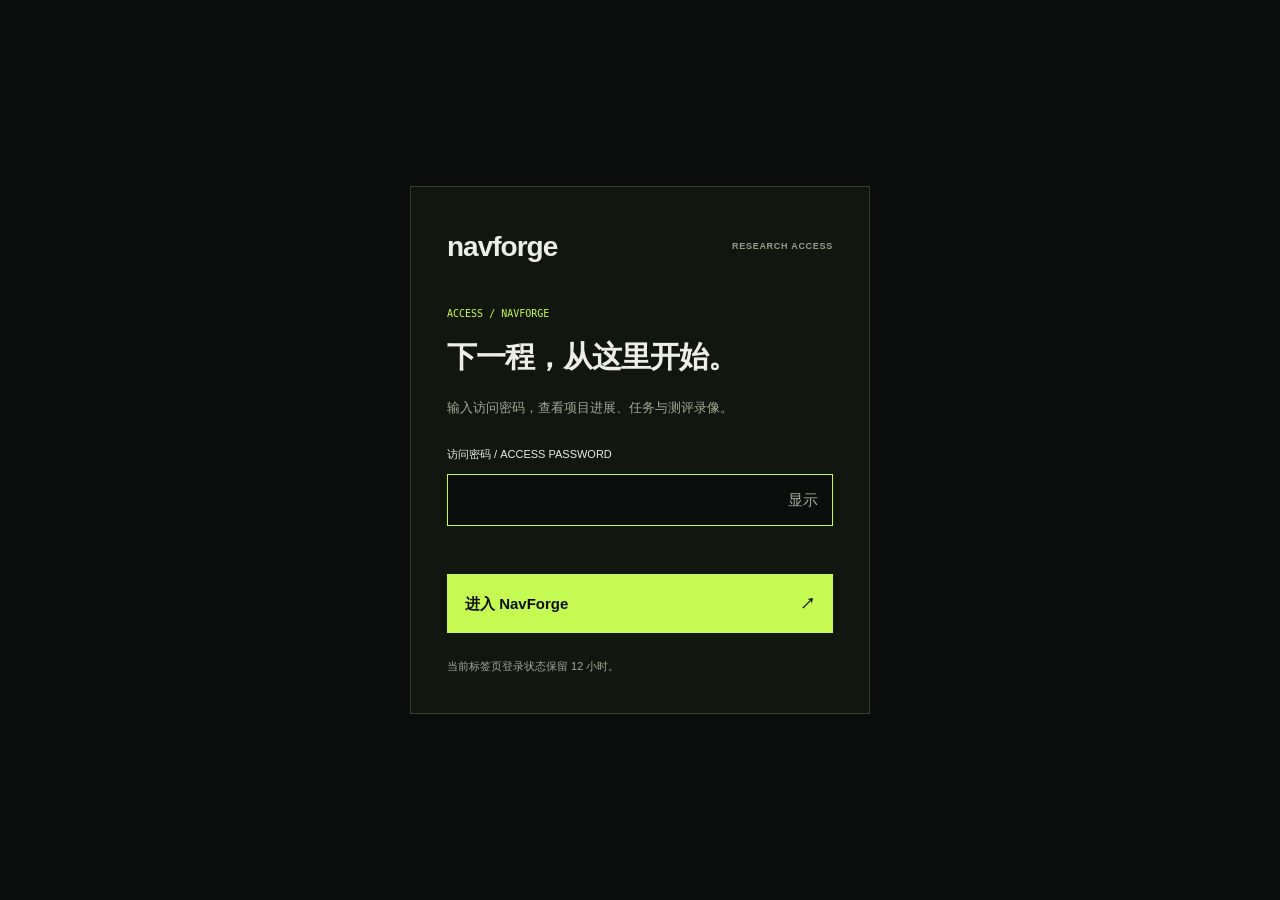
<file: public/evaluation/native-20261109/index.html>
<!doctype html><html lang="zh-CN" class="navforge-locked"><head><meta charset="utf-8"><meta name="viewport" content="width=device-width, initial-scale=1"><title>SE / MP 测评 · NavForge</title>
<style>html.navforge-locked{background:#0b0e0c}html.navforge-locked body>:not(#navforge-access):not(noscript){display:none!important}</style><script src="../../access.js"></script>
<style>:root{color-scheme:light;--ink:#142e3a;--muted:#516874;--rule:#cad8de}*{box-sizing:border-box}[hidden]{display:none!important}body{margin:0;background:#f3f7f8;color:var(--ink);font:15px/1.7 system-ui,sans-serif}header,main{max-width:1400px;margin:auto;padding:24px 4vw}header{display:flex;justify-content:space-between}a{color:#086c73}h1{font-size:38px;line-height:1.2}p{max-width:90ch;color:var(--muted)}.card{background:white;border:1px solid var(--rule);padding:22px;margin:20px 0}table{width:100%;border-collapse:collapse}th,td{text-align:left;padding:10px;border-bottom:1px solid var(--rule)}.scroll{overflow:auto}.videos{display:grid;grid-template-columns:1fr 1fr;gap:20px}video{width:100%;background:#13232d}.controls{display:flex;flex-wrap:wrap;align-items:center;gap:16px}button,select{padding:8px 14px;border:1px solid var(--rule);background:white;color:var(--ink);font:inherit;cursor:pointer}button:focus-visible,select:focus-visible,a:focus-visible{outline:3px solid #08767a}.decision{display:grid;grid-template-columns:2fr 1fr;gap:22px;margin-top:20px}.image{position:relative;align-self:start}.image img{display:block;width:100%}.point{position:absolute;width:26px;height:26px;border:3px solid #ff3838;border-radius:50%;transform:translate(-50%,-50%);box-shadow:0 0 0 2px white;pointer-events:none}.point:after{content:'+';position:absolute;color:#ff3838;left:4px;top:-6px;font-weight:bold}.badge{display:inline-block;padding:2px 10px;border-radius:20px;background:#e5eff1}.note{font-size:13px}.detail{white-space:pre-wrap;overflow-wrap:anywhere}code{font-size:12px}h2{margin-top:0}@media(max-width:800px){.videos,.decision{grid-template-columns:1fr}h1{font-size:28px}}</style></head><body><noscript>请输入密码后查看；本页需要 JavaScript。</noscript><header><strong>NavForge / 测评</strong><a href="../index.html">返回测评总览</a></header><main><h1>SE / MP · 新 workspace 实测</h1><p class="note">2026-11-09 运行快照（发布后不自动刷新）。以下按运行时配置和任务编号保留，尚未与当前 24 场景的 USD 建立版本一致性。<a href="../../index.html#evaluation">查看当前 3+1 配置与版本说明 ↗</a></p><p>模型：GPT-6 Astra · 像素点动作 + FPM 物理控制 · 保留原任务顺序、精度、停留、避障和限时要求。目标仅要求部分可见。工程预检及控制器修复前的试跑不计入本表。</p><p class="note">SE 与 MP03 使用真实耗时，包含模型推理、感知与执行；MP01 / MP02 使用仿真时间。视频按仿真时间 10 fps 播放，不重复插入模型等待画面。当前控制器前进上限 0.6 m/s，SE 的结果是整条执行系统的限时成绩，不能单独解释为模型导航能力。</p><div class="card scroll"><table><thead><tr><th>任务 / 资产</th><th>状态</th><th>成功</th><th>检查点</th><th>执行调用</th><th>计时</th></tr></thead><tbody id="rows"></tbody></table></div><section class="card"><div class="controls"><label>查看任务 <select id="task"></select></label><span id="status" class="badge"></span></div><p id="conclusion"></p><div class="videos"><div><h3>第一人称</h3><video id="front" controls preload="metadata"></video></div><div><h3>第三人称</h3><video id="third" controls preload="metadata"></video></div></div><p id="quality" class="note"></p><h3>逐步动作与像素点</h3><div class="controls"><button id="prev">← 上一步</button><label>步骤 <select id="step"></select></label><button id="next">下一步 →</button><button id="seek">视频跳到动作开始</button></div><div class="decision"><div class="image"><img id="image" alt="当前第一人称观测与模型选择的像素点"><span id="point" class="point"></span></div><div><strong id="action"></strong><p id="execution"></p><div id="basis" class="detail"></div><p id="memory" class="detail note"></p></div></div><details><summary>任务来源、日志与协议</summary><pre id="provenance" class="detail"></pre></details></section></main><script id="native-data" type="application/json">[{"run_version": "astra_r4", "protocol": null, "task_id": "SE01", "source_task_id": "SE03", "asset_id": "se07_alabama_track", "asset_key": "asset-fc91981d0df0759a", "task_key": "task-5aa0231d287b0d1a", "model": "gpt-6-astra", "status": "waiting_for_gpu", "SR": null, "checkpoints_completed": null, "checkpoints_total": 1, "reason": null, "clock": "monotonic_wall", "time_budget_s": 215, "elapsed_s": null, "sim_time_s": null, "model_calls_executed": 0, "model_evidence": null, "source_config_sha256": "87b4b987d0369d7f78a45378a853eb6a83217dbc0d7eaa6e35acdf7f11fb79be", "output": "/home/ubuntu/Navforge Forge/evaluations/workspace-runs/se_mp_astra_20261109/SE01/astra_r4", "first_person": null, "third_person": null, "decisions": []}, {"run_version": "astra_r3", "protocol": null, "task_id": "SE03", "source_task_id": "SE05", "asset_id": "se05_desert_orienteering_v3", "asset_key": "asset-fc993cdafcd4b279", "task_key": "task-6553e4ad669adec2", "model": "gpt-6-astra", "status": "not_started", "SR": null, "checkpoints_completed": null, "checkpoints_total": 4, "reason": null, "clock": "monotonic_wall", "time_budget_s": 130.0, "elapsed_s": null, "sim_time_s": null, "model_calls_executed": 0, "model_evidence": null, "source_config_sha256": "4739a04a669fb29707074be970556af2b801f04168e08779a63c1ca01b997d41", "output": "/home/ubuntu/Navforge Forge/evaluations/workspace-runs/se_mp_astra_20261109/SE03/astra_r3", "first_person": null, "third_person": null, "decisions": []}, {"run_version": "astra_r2", "protocol": "native_pixel_fpm_v2", "task_id": "SE05", "source_task_id": "SE07", "asset_id": "se07_coastal_orienteering_v3", "asset_key": "asset-7a4354af99b18919", "task_key": "task-9c571ef58937cb2d", "model": "gpt-6-astra", "status": "completed", "SR": 0, "checkpoints_completed": 0, "checkpoints_total": 4, "reason": "time_budget_exhausted", "clock": "monotonic_wall", "time_budget_s": 110.0, "elapsed_s": 110.36075339297531, "sim_time_s": 2.7, "model_calls_executed": 3, "model_evidence": {"started": 4, "replies": 4, "actions": 4}, "source_config_sha256": "f570bdb9a92873ceb66472a8c72c0d123dbb6a9744dd13c49a4ae459d6c146d3", "output": "/home/ubuntu/Navforge Forge/evaluations/workspace-runs/se_mp_astra_20261109/SE05/astra_r2", "first_person": "media/SE05/first_person.mp4", "third_person": "media/SE05/third_person.mp4", "video_quality": {"frames": 29, "first_person_bad_frames": 0, "third_person_unverified_frames": 0, "scope": "10 Hz physical simulation frames; model waiting time is not duplicated in video."}, "decisions": [{"step": 0, "image": "media/SE05/public/images/000000.png", "action": {"action": "pixel", "u": 971, "v": 270, "memory": "Beginning mandatory 360-degree panorama in place: right turn 1/24 selected (15 degrees). Start beside large S/F sign at left; red flag ahead-right beside rock and twisted tree. After panorama visit red 1, yellow 2, blue 3 with one-second waits, then return to start white ring and STOP.", "visual_basis": "Right gray strip commands in-place 15-degree rotation; initial panorama required before moving."}, "execution": {"step": 0, "action": {"episode_id": "daa00491-694f-4478-bc90-b9931c4feef2", "step": 0, "front_sha256": "da96fc9b502f5f38ed670d61f83d74bc4fcb8b82cb5c41e3f157be18a621b4b3", "action": "pixel", "u": 971, "v": 270}, "start_tick": 0, "end_tick": 240, "result": {"status": "completed", "actual_yaw_delta_rad": -0.2419870810146154, "actual_displacement_m": 0.01008700201909062, "final_yaw_error_rad": -0.01981230678453394}}, "remaining_time_s": 109.56398912798613}, {"step": 1, "image": "media/SE05/public/images/000001.png", "action": {"action": "pixel", "u": 971, "v": 270, "memory": "Mandatory initial panorama: selecting right turn 2/24, reaching 30 degrees cumulative after completion. No flags visited yet. Red flag visible ahead by rock and twisted tree. Must finish full rotation, visit red 1, yellow 2, blue 3 with one-second waits, return to starting white ring and STOP. Remaining time 75.1 seconds.", "visual_basis": "Right gray strip turns 15 degrees in place, continuing the required 360-degree panorama."}, "execution": {"step": 1, "action": {"episode_id": "daa00491-694f-4478-bc90-b9931c4feef2", "step": 1, "front_sha256": "1dde6561da6adf7f831ea223e97651fd735ab56cf3975996cf39d12bc1e35662", "action": "pixel", "u": 971, "v": 270}, "start_tick": 240, "end_tick": 400, "result": {"status": "completed", "actual_yaw_delta_rad": -0.2513223715537496, "actual_displacement_m": 0.006475810264184968, "final_yaw_error_rad": -0.010477016245399763}}, "remaining_time_s": 75.1147007200052}, {"step": 2, "image": "media/SE05/public/images/000002.png", "action": {"action": "pixel", "u": 971, "v": 270, "memory": "Initial panorama: right turn 3/24 selected, totaling 45 degrees upon completion. Only two prior turns confirmed; no flags visited. Red flag visible left of central twisted tree and rock. Still require remaining panorama, red 1 wait, yellow 2 wait, blue 3 wait, return to starting white ring and STOP. Remaining time 41 seconds.", "visual_basis": "Right gray strip commands the next 15-degree in-place turn for the mandatory initial panorama."}, "execution": {"step": 2, "action": {"episode_id": "daa00491-694f-4478-bc90-b9931c4feef2", "step": 2, "front_sha256": "ba1c25f8140ad3903dfd81ff5d41cf3e0087a7b9f09c04d7020497575aa04062", "action": "pixel", "u": 971, "v": 270}, "start_tick": 400, "end_tick": 540, "result": {"status": "completed", "actual_yaw_delta_rad": -0.2711356727859524, "actual_displacement_m": 0.004872109862495848, "final_yaw_error_rad": 0.009336284986802834}}, "remaining_time_s": 41.00480548600899}, {"step": 3, "image": "media/SE05/public/images/000003.png", "action": {"action": "pixel", "u": 971, "v": 270, "memory": "Initial panorama: selecting right turn 4/24, totaling 60 degrees after completion. Three prior turns completed; no flags visited. Red flag remains visible left beside rock and twisted tree. Still need full panorama, red 1 wait, yellow 2 wait, blue 3 wait, and return to start ring before STOP. Remaining time 17.1 seconds; completion within budget unlikely.", "visual_basis": "Right gray strip performs the next required 15-degree in-place rotation."}, "execution": null, "remaining_time_s": 17.136239341984037}]}, {"run_version": "astra_r3", "protocol": null, "task_id": "MP01", "source_task_id": "MP05", "asset_id": "orca_bistro", "asset_key": "asset-fa0c31c514c918be", "task_key": "task-826249e223128488", "model": "gpt-6-astra", "status": "not_started", "SR": null, "checkpoints_completed": null, "checkpoints_total": 3, "reason": null, "clock": "simulation", "time_budget_s": 100, "elapsed_s": null, "sim_time_s": null, "model_calls_executed": 0, "model_evidence": null, "source_config_sha256": "f866329bcfe3d3b9120c0d3721453190c6253c2ab9c02eac406ad8eb754d22ff", "output": "/home/ubuntu/Navforge Forge/evaluations/workspace-runs/se_mp_astra_20261109/MP01/astra_r3", "first_person": null, "third_person": null, "decisions": []}, {"run_version": "astra_r2", "protocol": "native_pixel_fpm_v2", "task_id": "MP02", "source_task_id": "MP06", "asset_id": "orca_emerald", "asset_key": "asset-0f6e5983ad7a340f", "task_key": "task-63531e2bdf7408ad", "model": "gpt-6-astra", "status": "completed", "SR": 0, "checkpoints_completed": 0, "checkpoints_total": 3, "reason": "crowd_disk_overlap", "clock": "simulation", "time_budget_s": 150, "elapsed_s": 11.03, "sim_time_s": 11.03, "model_calls_executed": 7, "model_evidence": {"started": 7, "replies": 7, "actions": 7}, "source_config_sha256": "2b1642e58433f0ca1f5d5ff68504defae77a8fdcc3d4a2ae5c46480dc08663d8", "output": "/home/ubuntu/Navforge Forge/evaluations/workspace-runs/se_mp_astra_20261109/MP02/astra_r2", "first_person": "media/MP02/first_person.mp4", "third_person": "media/MP02/third_person.mp4", "video_quality": {"frames": 112, "first_person_bad_frames": 0, "third_person_unverified_frames": 0, "scope": "10 Hz physical simulation frames; model waiting time is not duplicated in video."}, "decisions": [{"step": 0, "image": "media/MP02/public/images/000000.png", "action": {"action": "pixel", "u": 413, "v": 378, "memory": "Start: park fence left, road right, green bus ahead near curb. Proceed toward bus on sidewalk; pedestrians ahead require yielding before crossing their paths. Ordered stops: bus, wavy racks, oak; none completed. 150 s remaining.", "visual_basis": "Clear sidewalk ground ahead within about 3 m, short of the pedestrians farther ahead."}, "execution": {"step": 0, "action": {"episode_id": "f5056573-f977-4dcd-8814-2491fca5537d", "step": 0, "front_sha256": "1981fce17bae78680f926a3f0277b2b72183488d210c38d684bc739e8b26f899", "action": "pixel", "u": 413, "v": 378}, "start_tick": 0, "end_tick": 0, "result": {"status": "rejected", "reason": "choose_ground_within_3m", "actual_yaw_delta_rad": 0.0, "actual_displacement_m": 0.0, "final_xy_error_m": 3.6687360569287235}}, "remaining_time_s": 150.0}, {"step": 1, "image": "media/MP02/public/images/000001.png", "action": {"action": "pixel", "u": 392, "v": 466, "memory": "No movement yet: prior ground target rejected as beyond 3 m. Move a shorter distance along sidewalk toward green bus ahead. Pedestrians farther ahead; yield before crossing their paths. Required stops: bus, racks, oak facing tree; none completed. 150 s remain.", "visual_basis": "Near sidewalk pavement ahead-left is clear, between park fence and grass verge, well short of pedestrians."}, "execution": {"step": 1, "action": {"episode_id": "f5056573-f977-4dcd-8814-2491fca5537d", "step": 1, "front_sha256": "d7a07559dca74b51f4976ec99c16c315a72ca53e77c8a487a4686527fc93edcd", "action": "pixel", "u": 392, "v": 466}, "start_tick": 0, "end_tick": 1260, "result": {"status": "completed", "projection": {"rgb_uv": [384, 466], "axial_depth_m": 2.2219204902648926, "camera_xyz_m": [-0.4420695975422859, -0.9095987007021904, -2.2219204902648926], "world_xyz_m": [-9.440102159362407, -50.63316337335819, 3.126051572088784e-05]}, "actual_yaw_delta_rad": 0.18194918514575645, "actual_displacement_m": 2.336209308786199, "final_xy_error_m": 0.06975367343878018}}, "remaining_time_s": 150.0}, {"step": 2, "image": "media/MP02/public/images/000002.png", "action": {"action": "wait", "u": 0, "v": 0, "memory": "Approaching bus along park sidewalk. A pedestrian is directly ahead walking toward us; yield before advancing across his path. Bus, bike racks, and oak stops remain incomplete. 143.7 seconds remain.", "visual_basis": "Oncoming pedestrian occupies the sidewalk directly ahead; green bus remains farther ahead by the curb."}, "execution": {"step": 2, "action": {"episode_id": "f5056573-f977-4dcd-8814-2491fca5537d", "step": 2, "front_sha256": "44aff512ac8be08a77d24c17d70b2878bb3d0b58666b8b5a6c01c7444855bc2c", "action": "wait", "u": 0, "v": 0}, "start_tick": 1260, "end_tick": 1460, "result": {"status": "completed", "actual_yaw_delta_rad": 0.011073272361304287, "actual_displacement_m": 0.062141551852467274}}, "remaining_time_s": 143.7}, {"step": 3, "image": "media/MP02/public/images/000003.png", "action": {"action": "wait", "u": 0, "v": 0, "memory": "Continue yielding to the oncoming pedestrian directly ahead; he has not passed yet. Green bus ahead by curb is first destination, then wavy racks, then oak facing tree. No goal stops completed. 142.7 s remain.", "visual_basis": "Nearest pedestrian remains directly ahead on the sidewalk, with more pedestrians behind him; wait for his path to clear."}, "execution": {"step": 3, "action": {"episode_id": "f5056573-f977-4dcd-8814-2491fca5537d", "step": 3, "front_sha256": "a1780cd34ca3fb4caa9ebe453ced9760e770e5502451dd41dfa5c9c1388617c2", "action": "wait", "u": 0, "v": 0}, "start_tick": 1460, "end_tick": 1660, "result": {"status": "completed", "actual_yaw_delta_rad": -0.0005014949339987583, "actual_displacement_m": 0.010377659145352389}}, "remaining_time_s": 142.7}, {"step": 4, "image": "media/MP02/public/images/000004.png", "action": {"action": "wait", "u": 0, "v": 0, "memory": "Continue yielding: nearest oncoming pedestrian has not yet passed and occupies our forward path. Bus ahead is first destination; bus, racks, and oak stops all remain incomplete. 141.7 s remain.", "visual_basis": "The nearest pedestrian is directly ahead beside the fence; hold still until he passes before proceeding toward the green bus."}, "execution": {"step": 4, "action": {"episode_id": "f5056573-f977-4dcd-8814-2491fca5537d", "step": 4, "front_sha256": "39b4b7e257adb12937dbdb72379731dd8ff8bea4564f6b5294936b2bb3e70727", "action": "wait", "u": 0, "v": 0}, "start_tick": 1660, "end_tick": 1860, "result": {"status": "completed", "actual_yaw_delta_rad": 0.00017971296371888101, "actual_displacement_m": 0.0014597178284320679}}, "remaining_time_s": 141.7}, {"step": 5, "image": "media/MP02/public/images/000005.png", "action": {"action": "wait", "u": 0, "v": 0, "memory": "Yielding to nearest oncoming pedestrian, still immediately ahead and not yet passed. Bus visible ahead by curb; ordered bus, wavy racks, and oak-facing stops remain incomplete. 140.7 s remain.", "visual_basis": "Nearest pedestrian occupies the immediate sidewalk ahead beside the park fence; wait for him to pass before advancing."}, "execution": {"step": 5, "action": {"episode_id": "f5056573-f977-4dcd-8814-2491fca5537d", "step": 5, "front_sha256": "1d94cf27ba5c8ed71ec138a4e7fd4cca275a905cb0a02d853b166545ec694561", "action": "wait", "u": 0, "v": 0}, "start_tick": 1860, "end_tick": 2060, "result": {"status": "completed", "actual_yaw_delta_rad": 0.0001277298815685057, "actual_displacement_m": 0.00034515764730125}}, "remaining_time_s": 140.7}, {"step": 6, "image": "media/MP02/public/images/000006.png", "action": {"action": "wait", "u": 0, "v": 0, "memory": "Yielding while nearest pedestrian passes immediately on our left; his body still overlaps the near forward path. Another pedestrian approaches ahead. Bus, racks, and oak-facing stops remain incomplete. 139.7 s remain.", "visual_basis": "Nearest pedestrian fills the left foreground and has not fully passed; hold still before advancing."}, "execution": {"step": 6, "action": {"episode_id": "f5056573-f977-4dcd-8814-2491fca5537d", "step": 6, "front_sha256": "8f04d27bf4d10c121de8f0a4e5c9ed2561a5fd998f903d1dba61156778cb91c5", "action": "wait", "u": 0, "v": 0}, "start_tick": 2060, "end_tick": 2206, "result": {"status": "completed", "actual_yaw_delta_rad": 0.00016631358922314377, "actual_displacement_m": 7.316935678848801e-05}}, "remaining_time_s": 139.7}]}, {"run_version": "astra_r2", "protocol": "native_pixel_fpm_v2", "task_id": "MP03", "source_task_id": "MP07", "asset_id": "g3v3_yonder_coastal_obstacles", "asset_key": "asset-c5d7cffb6dc8cb3f", "task_key": "task-86178fda12685ad6", "model": "gpt-6-astra", "status": "completed", "SR": 0, "checkpoints_completed": 0, "checkpoints_total": 3, "reason": "time_budget_exhausted", "clock": "monotonic_wall", "time_budget_s": 100, "elapsed_s": 100.21738014597213, "sim_time_s": 10.040000000000001, "model_calls_executed": 2, "model_evidence": {"started": 2, "replies": 2, "actions": 2}, "source_config_sha256": "4ebe7b1facfc887798b187c28afbf1eb50a95b9b3f7ec0b3a83b568b02acefd4", "output": "/home/ubuntu/Navforge Forge/evaluations/workspace-runs/se_mp_astra_20261109/MP03/astra_r2", "first_person": "media/MP03/first_person.mp4", "third_person": "media/MP03/third_person.mp4", "video_quality": {"frames": 102, "first_person_bad_frames": 0, "third_person_unverified_frames": 0, "scope": "10 Hz physical simulation frames; model waiting time is not duplicated in video."}, "decisions": [{"step": 0, "image": "media/MP03/public/images/000000.png", "action": {"action": "pixel", "u": 490, "v": 332, "memory": "起点在橙旗旁。先向前穿过蓝桶沙地，选择大蓝桶右侧空地；尚未到达任何目标。后续须穿混凝土路障、木箱窄缝，再左转沿树桩到黄旗铁门，面向铁门停留1秒后结束。", "visual_basis": "当前前方大蓝桶在左侧，中央偏右沙地可行走；点击近处空地避开桶与树。"}, "execution": {"step": 0, "action": {"episode_id": "081a4336-cbfe-42c1-ae33-f0231b6b6cfc", "step": 0, "front_sha256": "cee6df8a15291293f6f4440832317a69290908bac4e350e17ec013360d449cec", "action": "pixel", "u": 490, "v": 332}, "start_tick": 0, "end_tick": 0, "result": {"status": "rejected", "reason": "choose_ground_within_3m", "actual_yaw_delta_rad": 0.0, "actual_displacement_m": 0.0, "final_xy_error_m": 3.7361666451139803}}, "remaining_time_s": 99.57168185303453}, {"step": 1, "image": "media/MP03/public/images/000001.png", "action": {"action": "pixel", "u": 490, "v": 438, "memory": "起点橙旗旁，上次点击(490,332)因超过3米被拒绝，尚未移动。改走更近的中央沙地，绕过左侧大蓝桶。后续穿混凝土路障中间、木箱窄缝，左转沿树桩到黄旗黑铁门，面向门停留1秒后结束。", "visual_basis": "当前中央下方沙地无遮挡，左侧蓝桶和树在更远处；选择画面较低的近距离地面。"}, "execution": {"step": 1, "action": {"episode_id": "081a4336-cbfe-42c1-ae33-f0231b6b6cfc", "step": 1, "front_sha256": "63095fcad43f46786b06864eec6b9f6e8a92025f9df1e952b8af9bfa72882b8c", "action": "pixel", "u": 490, "v": 438}, "start_tick": 0, "end_tick": 2008, "result": {"status": "motion_timeout", "projection": {"rgb_uv": [482, 438], "axial_depth_m": 2.5914337635040283, "camera_xyz_m": [0.01349705085158348, -0.9097012273967267, -2.5914337635040283], "world_xyz_m": [23.545687917024324, 44.00815962803018, 2.002404353473774]}, "actual_yaw_delta_rad": -0.46376235334645954, "actual_displacement_m": 2.495582821898515, "final_xy_error_m": 0.2615465862985121}}, "remaining_time_s": 70.89569114003098}]}]</script><script>
const data=JSON.parse(document.querySelector('#native-data').textContent), $=s=>document.querySelector(s);let active=0,step=0;
const names={SE01:'Alabama 跑道',SE03:'沙漠定向越野',SE05:'海岸定向越野',MP01:'Bistro 动态行人',MP02:'Emerald 动态行人',MP03:'海岸障碍'};
const states={not_started:'待运行',waiting_for_gpu:'等待空闲 GPU',completed:'已完成',waiting_for_lock:'排队中',running:'运行中',initializing:'初始化',technical_error:'环境错误'};
const reasons={time_budget_exhausted:'耗尽原任务时间预算',stopped:'模型主动停止',action_budget_exhausted:'达到调用上限',obstacle_contact:'发生障碍物接触',crowd_disk_overlap:'未满足行人安全间距',crowd_swept_disk_overlap:'未满足行人动态安全间距',fell:'机器人失稳',unsupported:'失去地面支撑'};
for(const [i,r] of data.entries()){const tr=document.createElement('tr');for(const value of [r.task_id+' · '+names[r.task_id],states[r.status]||r.status,r.SR===null?'—':r.SR===1?'成功':'未成功',(r.checkpoints_completed??'—')+'/'+r.checkpoints_total,r.model_calls_executed,r.clock==='monotonic_wall'?r.time_budget_s+' 秒真实耗时':r.time_budget_s+' 秒仿真时间']){const td=document.createElement('td');td.textContent=value;tr.append(td)}$('#rows').append(tr);const o=document.createElement('option');o.value=i;o.textContent=r.task_id+' · '+names[r.task_id];$('#task').append(o)}
function drawTask(){const r=data[active];$('#status').textContent=states[r.status]||r.status;$('#conclusion').textContent=(reasons[r.reason]||r.reason||'测评进行中')+(r.elapsed_s!=null?'；计时 '+r.elapsed_s.toFixed(1)+' 秒，物理仿真 '+r.sim_time_s.toFixed(1)+' 秒。':'');for(const [key,id] of [['first_person','front'],['third_person','third']]){const v=$('#'+id);v.pause();if(r[key])v.src=r[key];else v.removeAttribute('src');v.load()};const q=r.video_quality;$('#quality').textContent=q?'录像检查：'+q.frames+' 帧；第一人称异常帧 '+q.first_person_bad_frames+'；第三人称未通过可见性检查帧 '+q.third_person_unverified_frames+'。':'';$('#step').replaceChildren();for(const [i,d] of r.decisions.entries()){const o=document.createElement('option');o.value=i;o.textContent='第 '+(d.step+1)+' 步';$('#step').append(o)}step=0;$('#provenance').textContent=JSON.stringify({current_task:r.task_id,source_task:r.source_task_id,asset:r.asset_id,task_key:r.task_key,config_sha256:r.source_config_sha256,output:r.output,model_calls:r.model_evidence},null,2);drawStep()}
function drawStep(){const r=data[active],d=r.decisions[step];$('#step').value=step;$('#prev').disabled=step===0;$('#next').disabled=step>=r.decisions.length-1;$('.decision').hidden=!d;$('#seek').disabled=!d?.execution;if(!d)return;$('#image').src=d.image;const a=d.action;$('#point').hidden=a.action!=='pixel';$('#point').style.left=(100*a.u/976)+'%';$('#point').style.top=(100*a.v/556)+'%';const label=a.action==='wait'?'等待 1 秒':a.v>=540?'停止':a.u<8?'左转 15°':a.u>=968?'右转 15°':'走向像素点';$('#action').textContent=label+' · ('+a.u+', '+a.v+')';const e=d.execution;$('#execution').textContent=e?'执行：'+e.result.status+(e.result.reason?' / '+e.result.reason:'')+'；仿真 '+(e.start_tick*.005).toFixed(2)+' → '+(e.end_tick*.005).toFixed(2)+' 秒':'回复晚于任务结束，未执行';$('#basis').textContent='选择依据：'+a.visual_basis;$('#memory').textContent='模型进度记录：'+a.memory}
$('#task').onchange=e=>{active=+e.target.value;drawTask()};$('#step').onchange=e=>{step=+e.target.value;drawStep()};$('#prev').onclick=()=>{step--;drawStep()};$('#next').onclick=()=>{step++;drawStep()};$('#seek').onclick=()=>{const e=data[active].decisions[step].execution;if(e)for(const id of ['front','third'])$('#'+id).currentTime=e.start_tick*.005};drawTask();
</script></body></html>
</file>
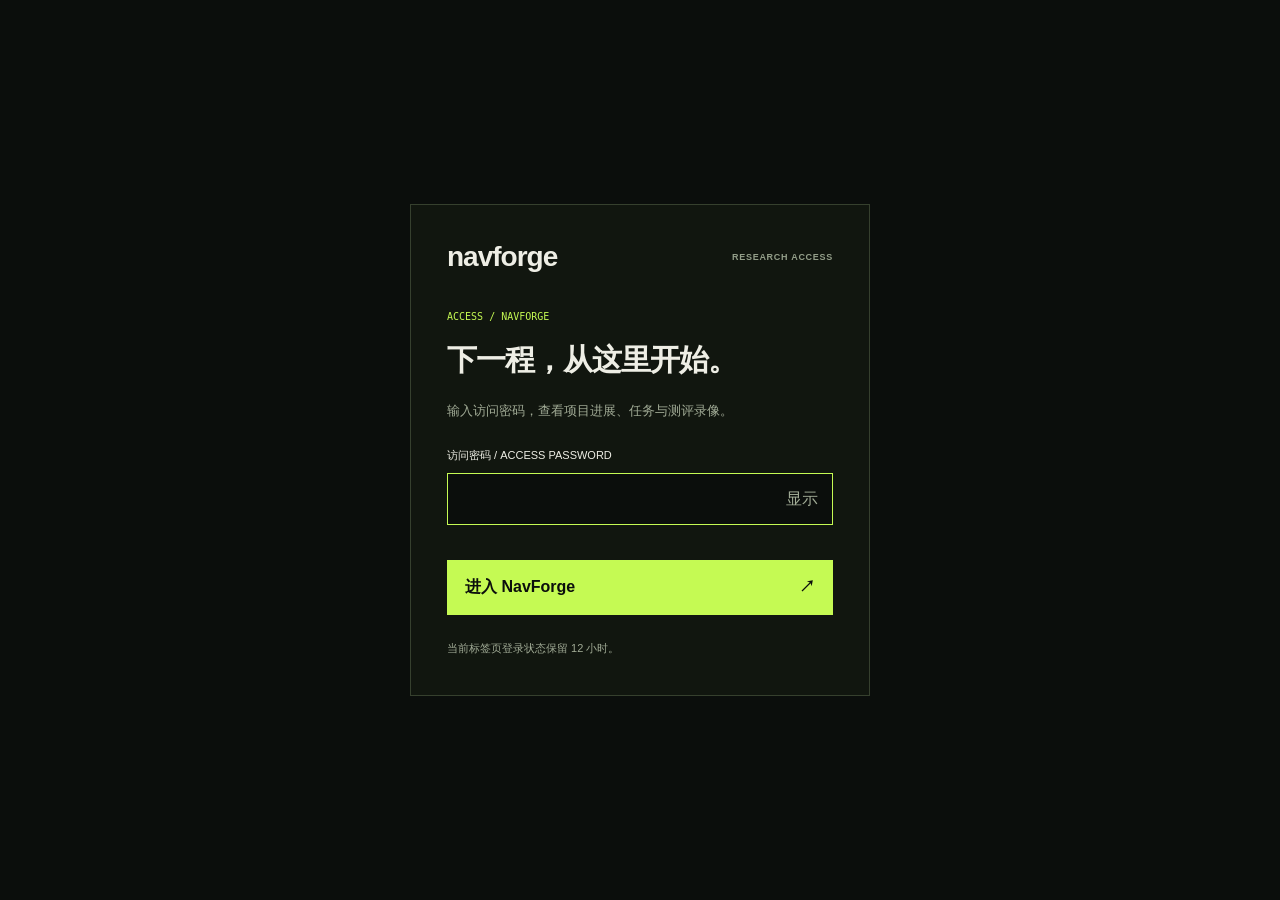
<file: public/archive.html>
<!doctype html>
<html lang="zh-CN" class="navforge-locked">
<head>
  <style>html.navforge-locked{background:#0b0e0c}html.navforge-locked body > :not(#navforge-access):not(noscript){display:none!important}html.navforge-locked noscript{display:block;color:#eeeee5;padding:40px;font:16px sans-serif}</style>
  <script src="access.js"></script>
  <meta charset="UTF-8"><meta name="viewport" content="width=device-width, initial-scale=1.0">
  <meta name="theme-color" content="#0b0e0c">
  <title>历史归档 · NavForge — Navigate the complex.</title>
  <meta name="description" content="NavForge 具身导航 benchmark。探索语义定位、空间认知、长时程、泛化、运动精度与速度六大能力的真实场景与视频样例。">
  <meta property="og:title" content="NavForge — Navigate the complex."><meta property="og:description" content="六个能力维度，一场走进复杂世界的导航探索。"><meta property="og:type" content="website"><meta property="og:url" content="https://zhiminwangss.github.io/navforge-website">
  <meta property="og:image" content="https://zhiminwangss.github.io/navforge-website/assets/poster/MP01.jpg">
  <link rel="icon" type="image/svg+xml" href="assets/mark.svg">
  <link rel="stylesheet" href="style.css"><link rel="stylesheet" href="scenes.css">
  <script src="data.js" defer></script><script src="app.js" defer></script>
</head>
<body>
<noscript>请启用 JavaScript 后输入访问密码。</noscript>
<a class="skip" href="#cases">跳到视频样例</a>
<header class="site-header">
  <a class="wordmark" href="#" aria-label="NavForge 首页"><svg viewBox="0 0 32 32" aria-hidden="true"><path d="M3 28V4h8l10 16V4h8v24h-8L11 12v16Z" fill="currentColor"/></svg><span>navforge</span></a>
  <nav aria-label="主导航"><a href="index.html">当前 3+1 配置</a><a href="#vision">关于 NavForge</a><a href="#capabilities">六维能力</a><a href="#updates">最新进展</a><a href="evaluation/index.html">测评</a><a href="#cases">历史案例 <span class="nav-count">26</span></a><a href="#" data-navforge-logout>退出登录</a></nav>
  <a class="nav-cta" href="#cases">进入场景 <span aria-hidden="true">↗</span></a>
  <button class="mobile-menu" aria-label="打开导航" aria-expanded="false">☰</button>
</header>
<main><aside class="archive-banner"><strong>历史任务与结果归档 · 2026-10-30 / 2026-11-07</strong><p>保留当时的任务编号、资产与验证结论。当前 3+1 配置已更新；本页记录不自动对应当前场景或任务。</p><a href="index.html">← 返回当前 24 场景与测评</a></aside>
<section class="hero" aria-labelledby="hero-title">
  <div class="hero-media"><video id="hero-video" muted playsinline loop preload="none" poster="assets/poster/MP01.jpg" aria-label="户外轮胎与岩木通道的相机回放片段"><source src="assets/hero.mp4" type="video/mp4"></video></div>
  <div class="hero-shade"></div>
  <div class="hero-content">
    <div class="eyebrow"><i class="signal"></i> EMBODIED NAVIGATION · RESEARCH IN PROGRESS</div>
    <h1 id="hero-title">NAVIGATE<br>THE <em>COMPLEX.</em></h1>
    <p class="hero-cn">让导航智能，走进复杂世界。</p>
    <p class="hero-description">从理解一句指令，到穿越真实的空间。<br>用六个能力维度，探索具身导航的下一程。</p>
    <div class="hero-actions"><a class="button primary" href="#updates">查看最新进展 <span>↗</span></a><a class="hero-secondary" href="#capabilities">了解六维框架 <span>↓</span></a></div>
  </div>
  <div class="hero-scene-label"><span class="crosshair">+</span><div><span class="mono small">FIELD NOTE / MP01</span><strong>Into the terrain.</strong><span>户外越障 · 真实资产组合 · 相机参考回放</span></div><button id="hero-toggle" aria-label="播放背景视频">▶</button></div>
  <div class="hero-bottom"><span><i></i> SIMULATED WORLDS. REAL COMPLEXITY.</span><a href="#vision">SCROLL TO EXPLORE <span>↓</span></a></div>
</section>
<!-- RESEARCH_DIGEST -->
<section class="intro section-shell" id="vision">
  <div class="section-index"><span>01 / THE MISSION</span><span class="tiny-cross">+</span></div>
  <div class="intro-grid"><h2>不止到达。<br><span>更要理解，<br>如何到达。</span></h2><div class="intro-copy"><p class="lead">Navigation is where intelligence<br>meets the physical world.</p><p>NavForge 是一个建设中的具身导航 benchmark。我们将开放指令与复杂环境连接起来：辨认相似物体、记住跨层空间、持续执行多步任务，并在不同环境与运动约束下完成导航。</p><p>复用现成场景与资产，以任务、轨迹和第一人称视频构建可检查、可扩展的研究基础。</p><a class="text-link" href="#capabilities">查看能力框架 <span>↗</span></a></div></div>
  <div class="facts"><div><strong>06<span> /</span></strong><span>核心能力维度</span></div><div><strong id="total-cases">26<span> /</span></strong><span>历史视频样例</span></div><div><strong>3D<span> /</span></strong><span>场景与轨迹可视化</span></div><div class="facts-note"><span class="eyebrow">BUILT TO BE EXAMINED</span><p>看见场景。理解任务。<br>沿着路线，检验每一步。</p></div></div>
</section>
<section class="capabilities section-shell" id="capabilities">
  <div class="section-index"><span>02 / THE CAPABILITY SPACE</span><span>SIX DIMENSIONS. ONE FRAMEWORK.</span></div>
  <div class="section-heading"><h2>六种能力。<br><span>一个完整的导航问题。</span></h2><p>每一维都对应一种真实挑战。<br>从语言与空间，延伸到身体与运动。</p></div>
  <div class="cap-layout"><div class="cap-list" id="cap-list" role="tablist" aria-label="六个能力维度"></div><div class="cap-visual" id="cap-panel" role="tabpanel"><div class="cap-image-wrap"><img id="cap-image" src="assets/poster/SG03.jpg" alt="语义定位场景"><div class="cap-image-code" id="cap-image-code">SG</div><span class="cap-image-label">ACTUAL CASE FOOTAGE</span></div><div class="cap-detail"><div><span class="eyebrow" id="cap-en">SEMANTIC GROUNDING</span><h3 id="cap-question">你看到的，是指令说的那一个吗？</h3><p id="cap-desc"></p></div><button class="text-link" id="cap-explore">探索 SG 样例 <span>↗</span></button></div></div></div>
</section>
<!-- PROJECT_STATUS -->
<section class="case-section section-shell" id="cases">
  <div class="section-index"><span>03 / ARCHIVED CASE LIBRARY</span><span id="library-count">26 FILMS / 06 CAPABILITIES</span></div>
  <div class="section-heading"><h2>See it.<br><span>Then question it.</span></h2><div><p>走进场景，跟随第一视角。<br>每一段视频，都是一个可讨论的导航问题。</p><span class="library-note"><i></i> 2026-10-30 素材快照 · 运行类型见各样例</span></div></div>
  <div class="library-toolbar"><div class="filter-list" id="filters" role="group" aria-label="按能力筛选"></div><button class="search-toggle" id="search-toggle" aria-expanded="false" aria-controls="case-search" aria-label="搜索样例"><svg viewBox="0 0 24 24"><circle cx="10" cy="10" r="6.5"/><path d="m15 15 5 5"/></svg></button></div>
  <div class="search-row" hidden id="search-row"><label for="case-search">搜索编号、场景或任务</label><input id="case-search" type="search" placeholder="例如：商场 / GE / 轮胎" autocomplete="off"><button id="search-clear">清除</button></div>
  <div class="results-heading"><span id="results-label" aria-live="polite">全部能力</span><span id="results-count">26 CASES</span></div>
  <div class="case-grid" id="case-grid"></div>
  <div class="empty-state" id="empty-state" hidden><span>NO MATCHING CASES</span><h3>还没有匹配的样例</h3><p>试试任务编号，或选择另一个能力维度。</p><button class="button outline" id="reset-search">重置筛选 ↗</button></div>
  <button class="load-more" id="load-more">展开全部 26 个样例 <span>↓</span></button>
</section>
<section class="route-section section-shell" id="routes">
  <div class="section-index"><span>04 / BEYOND THE FIRST PERSON</span><span>SCENE × TRAJECTORY</span></div>
  <div class="route-heading"><div><h2>换一个视角，<br><span>看清整段旅程。</span></h2><p>第一人称呈现沿途所见；三维轨迹揭示空间关系。<br>从楼梯连接到长程巡检，让复杂路线一目了然。</p></div><div class="route-switch" role="group" aria-label="切换三维轨迹"><button class="active" data-route="SP03">SP / 跨层</button><button data-route="LH01">LH / 长程</button><button data-route="GE02">GE / 室内外</button></div></div>
  <button class="route-stage" id="route-stage" aria-label="查看 SP03 场景与三维轨迹"><img id="route-image" src="assets/routes/SP03-3.jpg" alt="商场中庭的三维路线斜视图" loading="lazy"><span class="route-annotation"><span id="route-tag">SP03 · MULTI-FLOOR</span><span>打开完整样例 ↗</span></span></button>
  <div class="route-footnote"><span><i></i> ISAAC SIM RTX · 实际场景渲染</span><p>轨迹来自对应视频的相机位置。剖切仅用于观察空间连接；图像保留原有标注。</p></div>
</section>
<section class="method section-shell" id="method">
  <div class="section-index"><span>05 / FROM WORLDS TO TASKS</span><span>THE NAVFORGE APPROACH</span></div>
  <div class="section-heading"><h2>真实资产，<br><span>可追溯的参考。</span></h2><p>把成本花在有价值的问题上。<br>在已有世界里，设计值得测量的任务。</p></div>
  <div class="method-steps"><article><span class="mono">01 / WORLD</span><h3>复用世界</h3><p>从现成家居、商场、街区、工厂和医院中选择场景，保留原始资产与来源。</p></article><article><span class="mono">02 / TASK</span><h3>定义挑战</h3><p>明确指令、目标、空间约束和成功标准，将任务映射到六个能力维度。</p></article><article><span class="mono">03 / EVIDENCE</span><h3>展示证据</h3><p>用完整视频、轨迹和场景预览解释任务，逐项标明运行方式与验证范围。</p></article></div>
  <div class="research-note"><span class="mono">RESEARCH NOTE</span><p>当前展示的是资产与任务参考样例。相机回放、几何检查、机器人仿真执行与模型闭环评测具有不同含义；各样例注明已有证据，暂不展示模型排名或导航成功率。</p></div>
</section>
<section class="closing section-shell"><div><span class="eyebrow">THE NEXT MOVE STARTS HERE</span><h2>世界足够复杂。<br>让导航更进一步<span>↗</span></h2></div><a class="button primary" href="#cases">探索全部样例 <span>↗</span></a></section>
</main>
<footer class="section-shell"><a class="wordmark" href="#"><svg viewBox="0 0 32 32" aria-hidden="true"><path d="M3 28V4h8l10 16V4h8v24h-8L11 12v16Z" fill="currentColor"/></svg><span>navforge</span></a><p>Embodied navigation. Open questions.</p><div><button id="credits-open">素材与说明</button><span>© 2026 NAVFORGE</span></div></footer>
<dialog id="case-dialog" aria-labelledby="modal-title"><div class="modal-top"><span id="modal-id" class="mono">SP03 / SPATIAL COGNITION</span><button class="icon-button" id="modal-close" aria-label="关闭样例">×</button></div><div class="modal-body"><div class="modal-left"><div class="modal-tabs" role="group" aria-label="样例媒体"><button id="tab-video" class="active">第一人称视频</button><button id="tab-images">场景 / 轨迹</button></div><div id="video-panel"><video id="case-video" controls playsinline preload="metadata"></video><div class="video-caption"><span id="video-time"></span><span>完整时长 · 原速参考</span></div></div><div id="images-panel" hidden><img id="modal-image" alt="场景与轨迹预览"><p id="image-caption"></p><div class="image-controls"><button id="prev-image" aria-label="上一张图片">←</button><span id="image-index">1 / 2</span><button id="next-image" aria-label="下一张图片">→</button><a id="image-full" href="#" target="_blank" rel="noopener">查看原尺寸 ↗</a></div><div id="image-thumbs"></div></div><div class="media-error" id="media-error" hidden>视频未能载入，请重试，或在原始文档中查看。<button id="retry-video">重新加载</button></div></div><aside class="modal-info"><span id="modal-type" class="mode-label"></span><h2 id="modal-title"></h2><p id="modal-desc"></p><dl><div><dt>ASSET / 场景</dt><dd id="modal-asset"></dd></div><div><dt>INSTRUCTION / 导航指令</dt><dd id="modal-instruction"></dd></div><div><dt>EVIDENCE / 参考范围</dt><dd id="modal-boundary"></dd></div></dl><a class="text-link" id="modal-source" target="_blank" rel="noopener">查看原始任务说明 <span>↗</span></a></aside></div><div class="modal-bottom"><span id="modal-position"></span><div><button id="prev-case">← 上一个</button><button id="next-case">下一个 →</button></div></div></dialog>
<dialog id="credits-dialog" aria-labelledby="credits-title"><button class="icon-button" id="credits-close" aria-label="关闭素材说明">×</button><span class="eyebrow">SOURCES & CONTEXT</span><h2 id="credits-title">素材与说明</h2><p>本站视频与预览来自 NavForge 团队的任务样例文档。历史案例库使用 2026-10-30 读取的素材快照，保留该快照的任务编号（可能与新版任务重号）；网页视频经过流式播放优化，保留完整时长与原始速度。</p><p>最新进展区新增 2026-11-07 从 JiangXing 核对的机器人实跑代表视频。酒店保留完整前视原片；工厂和 Bistro 使用三视角原片的中央视角展示版，保持完整时长与原速。各自的验证范围见视频说明。</p><p>场景来源包括 HSSD / ABO、MansionWorld、WYY 多层组合场景、Mall interior（peeraphon viriyahirunpaiboon）、Paris scene26、Amazon Lumberyard Bistro（ORCA / CC BY 4.0）、Modern House15、NVIDIA Emerald Square（CC BY-NC-SA 3.0）、NVIDIA 工厂与医院、Scene-N1、Poly Haven（CC0）及程序化操场。各资产的使用与再分发须遵循原许可。</p><p>全部画面为仿真或渲染场景。本站用于研究展示；标注“相机回放”的视频不代表导航模型或实体机器人完成任务。</p><a class="text-link" href="https://xcno7284rraf.feishu.cn/wiki/BPKpwbxnBicP4kkCfi7cwLcvnNg" target="_blank" rel="noopener">团队任务文档 ↗</a></dialog>
</body></html>
</file>
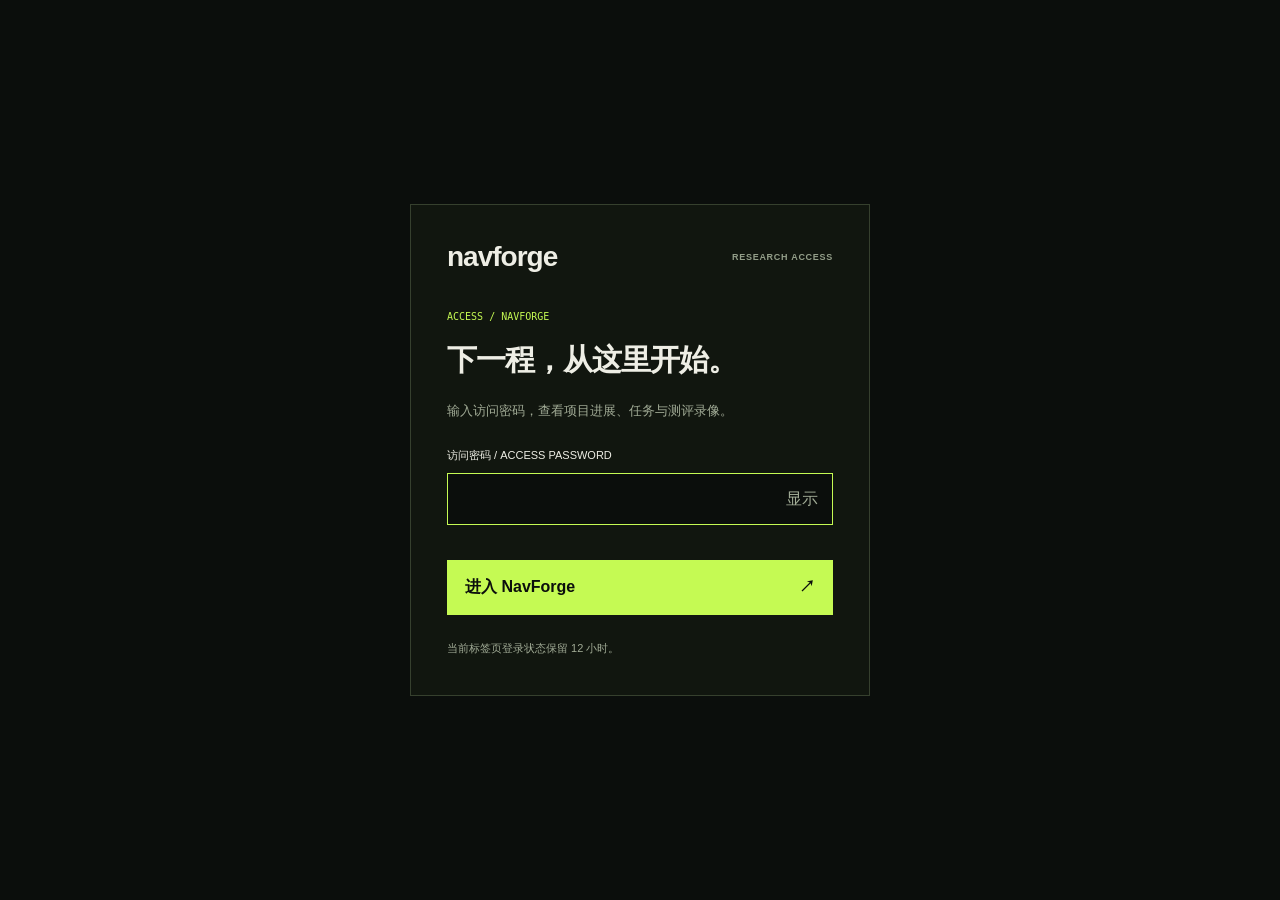
<file: public/scenes.html>
<!DOCTYPE html>
<html lang="zh-CN" class="navforge-locked"><head>
<meta charset="utf-8"><meta name="viewport" content="width=device-width,initial-scale=1"><title>场景漫游与依据 · NavForge</title>
<style>html.navforge-locked{background:#0b0e0c}html.navforge-locked body>:not(#navforge-access):not(noscript){display:none!important}</style>
<meta name="description" content="六维导航能力，每维三个训练场景与一个测试场景。查看24个当前场景、完整相机漫游与服务器验证结果。">
<script src="access.js"></script><link rel="icon" type="image/svg+xml" href="assets/mark.svg"><link rel="stylesheet" href="style.css"><link rel="stylesheet" href="scenes.css"><script src="scenes.js" defer></script>
</head><body><noscript>请启用 JavaScript 后输入访问密码。</noscript><a class="skip" href="#scenes">跳到当前场景</a>
<header class="site-header"><a class="wordmark" href="index.html">navforge</a><nav aria-label="主导航"><a href="index.html#task-design">任务设计</a><a href="#configuration">3+1 场景配置</a><a href="#scenes">当前场景</a><a href="#evaluation">模型测评</a><a href="archive.html">历史任务归档</a><a href="#" data-navforge-logout>退出登录</a></nav><a class="nav-cta" href="#scenes">查看 24 个场景 ↗</a><button class="mobile-menu" aria-label="打开导航" aria-expanded="false">☰</button></header>
<main><section class="scene-hero section-shell"><div><div class="eyebrow"><i class="signal"></i> NAVFORGE / CAPABILITY-ORIENTED NAVIGATION</div><h1>六种能力。<br>每一种，<em>3 + 1。</em></h1><p class="scene-hero-lead">18 个训练场景，6 个测试场景。<br>从语言与空间，到身体与运动。</p><p>按飞书选定资产总览，逐场景对应 JiangXing 的实际文件与验证记录。</p><div class="hero-actions"><a class="button primary" href="#scenes">进入当前场景 ↗</a><a class="text-link" href="https://xcno7284rraf.feishu.cn/wiki/BPKpwbxnBicP4kkCfi7cwLcvnNg#doxcnLPjX8LadRsNJjsl7KScGkc" target="_blank" rel="noopener">飞书配置总览 ↗</a></div></div><div class="scene-hero-art"><img src="assets/current/se-04.jpg" alt="海岸 seed03 测试场景的真实相机画面"><span>SE / COASTAL SEED03 · TEST SCENE</span><div class="hero-stat"><strong>24</strong><span>SCENES / 06 CAPABILITIES</span></div></div></section>
<section class="section-shell configuration" id="configuration"><div class="section-index"><span>01 / CURRENT SCENE CONFIGURATION</span><span>FEISHU REVISION <!-- SCENE_REVISION --></span></div><div class="section-heading"><h2>配置明确。<br><span>版本可追溯。</span></h2><p>每维固定 3 个训练场景 + 1 个测试场景。<br>核对截至 <!-- SCENE_CHECKED --></p></div><div class="table-scroll"><!-- SCENE_OVERVIEW --></div><p class="configuration-note">以“选定资产总览”和各能力的场景资产表为当前配置。飞书后面的历史任务列表仍有旧编号和候选；SE 草甸、室内仓储列为扩展/备选，Milton 及旧 MP Bistro 任务保留在归档中。</p></section>
<section class="section-shell scenes-section" id="scenes"><div class="section-index"><span>02 / SCENES & EVIDENCE</span><span>03 TRAIN + 01 TEST / PER CAPABILITY</span></div><div class="section-heading"><h2>走进场景。<br><span>看清验证到了哪一步。</span></h2><p>24 段完整相机漫游，保持原速与原时长。<br>网页为 768 像素宽展示副本，飞书保留原片。</p></div><p class="configuration-note">下方视频均为专家相机回放；物理执行状态独立注明。历史参考路线与模型成绩按原场景、配置和协议保留，未核对版本的记录不会升级为当前场景的通过结论。</p><!-- SCENE_CARDS --></section>
<section class="section-shell evaluation-section" id="evaluation"><div class="section-index"><span>03 / MODEL EVALUATION</span><span>VERSIONED RUNS</span></div><div class="section-heading"><h2>模型测评。<br><span>按运行与协议读结果。</span></h2><p>机器人参考路线、相机漫游与模型自主导航<br>分别展示。</p></div><div class="evaluation-callout"><div><h3>9 项探索复测 · 旧版简单档 / 完全档</h3><p>简单档 SR 2/9，完全档 SR 0/9。保留原任务身份、评分与三视角录像。</p></div><a class="button primary" href="evaluation/index.html">打开交互式测评看板 ↗</a></div><h3 class="model-title">2026-11-09 · MP / SE 原生协议运行快照</h3><p>模型：GPT-6 Astra。3 项已结束，均未成功；3 项待完成（含等待空闲 GPU）。以下按运行时任务 ID 与配置哈希归档，尚未与上方当前 USD 建立版本一致性，不汇入 24 场景的正式汇总。MP01 为旧 Bistro 任务。</p><p class="scene-limit">SE05、MP03 使用墙钟预算，计入模型等待；MP02 使用仿真计时，三者不可直接比较速度。</p><p><a class="text-link" href="evaluation/native-20261109/index.html">查看原生协议看板 · 逐步动作与像素点 ↗</a></p><!-- SCENE_MODELS --></section>
<section class="section-shell archive-entry"><div><span class="eyebrow">04 / VERSIONED ARCHIVE</span><h2>旧设计，完整留档。</h2><p>2026-10-30 的 26 个任务样例、旧资产表、2026-11-07 参考实跑摘要与录像继续可查。</p></div><a class="button outline" href="archive.html">打开历史任务归档 ↗</a></section>
</main><footer class="section-shell"><a class="wordmark" href="index.html">navforge</a><p>场景、轨迹与证据。让导航可以被检验。</p><div><a href="https://github.com/ZhiminWangSS/navforge-website" target="_blank" rel="noopener">源码与核对记录 ↗</a><span>© 2026 NAVFORGE</span></div></footer></body></html>
</file>
<file: public/style.css>
@font-face {
  font-family: 'Barlow Condensed';
  font-style: normal;
  font-weight: 500;
  font-display: swap;
  src: url(assets/fonts/font-0.ttf) format('truetype');
}
@font-face {
  font-family: 'Barlow Condensed';
  font-style: normal;
  font-weight: 600;
  font-display: swap;
  src: url(assets/fonts/font-1.ttf) format('truetype');
}
@font-face {
  font-family: 'Barlow Condensed';
  font-style: normal;
  font-weight: 700;
  font-display: swap;
  src: url(assets/fonts/font-2.ttf) format('truetype');
}
@font-face {
  font-family: 'DM Sans';
  font-style: normal;
  font-weight: 400;
  font-display: swap;
  src: url(assets/fonts/font-3.ttf) format('truetype');
}
@font-face {
  font-family: 'DM Sans';
  font-style: normal;
  font-weight: 500;
  font-display: swap;
  src: url(assets/fonts/font-4.ttf) format('truetype');
}
@font-face {
  font-family: 'DM Sans';
  font-style: normal;
  font-weight: 600;
  font-display: swap;
  src: url(assets/fonts/font-5.ttf) format('truetype');
}
@font-face {
  font-family: 'DM Sans';
  font-style: normal;
  font-weight: 700;
  font-display: swap;
  src: url(assets/fonts/font-6.ttf) format('truetype');
}
@font-face {
  font-family: 'IBM Plex Mono';
  font-style: normal;
  font-weight: 400;
  font-display: swap;
  src: url(assets/fonts/font-7.ttf) format('truetype');
}
@font-face {
  font-family: 'IBM Plex Mono';
  font-style: normal;
  font-weight: 500;
  font-display: swap;
  src: url(assets/fonts/font-8.ttf) format('truetype');
}

:root{--bg:#0b0e0c;--panel:#131713;--text:#eeeee5;--muted:#91988c;--line:#30362e;--accent:#c5fa53;--mono:'IBM Plex Mono',monospace;--sans:'DM Sans','PingFang SC','Microsoft YaHei',sans-serif;--display:'Barlow Condensed','Arial Narrow',sans-serif}
*{box-sizing:border-box}html{scroll-behavior:smooth;scroll-padding-top:95px}body{margin:0;background:var(--bg);color:var(--text);font-family:var(--sans);-webkit-font-smoothing:antialiased}button,a,input{-webkit-tap-highlight-color:transparent}button,input{font:inherit}button,a{color:inherit}button{cursor:pointer}a{text-decoration:none}button{border:0;background:none}button:focus-visible,a:focus-visible,input:focus-visible{outline:2px solid var(--accent);outline-offset:5px}::selection{background:var(--accent);color:var(--bg)}[hidden]{display:none!important}img{display:block;width:100%;height:auto}svg{display:block}p{line-height:1.85}h1,h2,h3,p{margin-top:0}h2{font-weight:500;font-size:clamp(32px,3.7vw,56px);line-height:1.3;letter-spacing:-1.8px}h2 span{color:var(--muted)}.mono,.eyebrow,.section-index{font-family:var(--mono);font-size:11px;letter-spacing:.08em}.eyebrow{display:flex;align-items:center;gap:10px}.section-shell{padding-left:5%;padding-right:5%}.section-index{display:flex;align-items:center;justify-content:space-between;color:var(--muted);border-top:1px solid var(--line);padding:22px 0}.section-index span:first-child{color:var(--accent)}.small{font-size:10px}.tiny-cross{font-size:22px;font-weight:300}.skip{position:fixed;top:-100px;left:16px;background:var(--accent);color:#000;padding:12px;z-index:999}.skip:focus{top:12px}.site-header{height:88px;display:flex;align-items:center;justify-content:space-between;padding:0 5%;position:absolute;top:0;width:100%;z-index:10;border-bottom:1px solid #ffffff24;background:#0b0e0c20}.wordmark{display:flex;gap:12px;align-items:center;font-weight:700;font-size:27px;letter-spacing:-1.5px}.wordmark svg{width:28px;height:28px}.brand-dot{font-weight:400;font-size:11px;vertical-align:top;margin-left:3px;letter-spacing:0}.site-header nav{display:flex;align-items:center;gap:36px;font-size:12px;color:#c4c9be}.site-header nav a{transition:color .2s}.site-header nav a:hover{color:var(--accent)}.nav-count{color:var(--accent);font-family:var(--mono);font-size:10px;margin-left:5px}.nav-cta{display:flex;gap:30px;align-items:center;font-size:12px;border:1px solid #ffffff50;padding:12px 17px}.nav-cta:hover{background:var(--accent);border-color:var(--accent);color:var(--bg)}.mobile-menu{display:none}.hero{position:relative;height:max(760px,95svh);max-height:1100px;min-height:700px;overflow:hidden}.hero-media,.hero-shade{position:absolute;inset:0}.hero-media video{width:100%;height:100%;object-fit:cover;object-position:62% 50%;filter:saturate(.7) brightness(.8)}.hero-shade{background:linear-gradient(90deg,#071009dd 0%,#091109a8 32%,#0b120a18 75%),linear-gradient(0deg,#0b0e0c 0%,transparent 25%,#0b0e0c48 100%)}.hero-content{position:relative;padding:172px 5% 0;z-index:1;max-width:1200px}.signal{height:5px;width:5px;background:var(--accent);border-radius:50%;box-shadow:0 0 15px var(--accent)}.hero .eyebrow{color:#dee1d4;font-size:10px}.hero h1{font:600 clamp(75px,9.6vw,155px)/.9 var(--display);letter-spacing:-.025em;margin:38px 0 25px}.hero h1 em{font-style:normal;color:var(--accent)}.hero-cn{font-size:clamp(20px,2.1vw,30px);letter-spacing:.06em;margin-bottom:18px;font-weight:500}.hero-description{font-size:13px;color:#b6bdb0;line-height:1.9;margin-bottom:28px}.hero-actions{display:flex;align-items:center;gap:30px}.button{display:inline-flex;align-items:center;justify-content:space-between;gap:45px;padding:17px 22px;font-size:13px;min-height:52px;transition:background .2s,transform .2s}.primary{background:var(--accent);color:#11170b;font-weight:600}.primary:hover{background:#dcff94;transform:translateY(-2px)}.hero-secondary{font-size:12px;display:flex;gap:20px;align-items:center}.hero-secondary:hover{color:var(--accent)}.hero-scene-label{position:absolute;right:5%;bottom:114px;display:flex;gap:18px;align-items:center;z-index:2}.hero-scene-label div{display:flex;flex-direction:column;gap:8px}.hero-scene-label strong{font-weight:500;font-size:21px}.hero-scene-label div>span:last-child{font-size:10px;color:#ccd1c4}.crosshair{color:var(--accent);font-size:38px;font-weight:300}.hero-scene-label button{border:1px solid #ffffff55;width:35px;height:35px;border-radius:50%;margin-left:12px;font-size:11px}.hero-scene-label button:hover{background:var(--accent);color:#000}.hero-bottom{position:absolute;bottom:30px;left:5%;right:5%;border-top:1px solid #ffffff30;padding-top:24px;display:flex;align-items:center;justify-content:space-between;font:9px var(--mono);letter-spacing:.08em;color:#c1c7b8;z-index:1}.hero-bottom>span{display:flex;align-items:center;gap:10px}.hero-bottom i{width:6px;height:6px;border:1px solid var(--accent)}.hero-bottom a span{margin-left:30px;color:var(--accent)}.intro{padding-top:62px;padding-bottom:100px}.intro-grid{display:grid;grid-template-columns:1fr 1fr;gap:8%;padding:55px 0 70px}.intro h2{font-size:clamp(40px,4.9vw,72px);line-height:1.35}.intro-copy{max-width:490px;padding-top:6px}.intro-copy .lead{font-size:24px;line-height:1.4;letter-spacing:-.5px;margin-bottom:28px}.intro-copy>p:not(.lead){font-size:13px;color:var(--muted);margin-bottom:18px}.text-link{display:inline-flex;gap:40px;align-items:center;font-size:12px;color:var(--accent);padding:12px 0;border-bottom:1px solid #c5fa5350;line-height:1.6;text-align:left}.text-link:hover{border-color:var(--accent)}.facts{display:grid;grid-template-columns:repeat(3,1fr) 1.4fr;border-top:1px solid var(--line);padding-top:35px;gap:30px}.facts>div{display:flex;flex-direction:column;gap:15px}.facts strong{font-size:64px;font-weight:400;line-height:1;letter-spacing:-3px}.facts strong span{font-size:30px;color:var(--accent);padding-left:20px}.facts>div>span{font-size:12px;color:var(--muted)}.facts .facts-note{padding-left:40px;border-left:1px solid var(--line);gap:12px}.facts .facts-note>span{font-size:9px;color:var(--accent)}.facts-note p{font-size:16px;margin:0}.capabilities{padding-bottom:110px}.section-heading{display:flex;align-items:flex-end;justify-content:space-between;gap:40px;margin:36px 0 52px}.section-heading h2{margin:0}.section-heading>p,.section-heading>div>p{font-size:13px;color:var(--muted);margin-bottom:6px}.cap-layout{display:grid;grid-template-columns:.95fr 1.05fr;gap:5%}.cap-list{display:flex;flex-direction:column}.cap-tab{display:grid;grid-template-columns:50px 1fr 22px;text-align:left;align-items:center;border-bottom:1px solid var(--line);padding:24px 20px 24px 0;transition:padding .3s,background .3s}.cap-tab:first-child{border-top:1px solid var(--line)}.cap-code{font:13px var(--mono);color:var(--muted)}.cap-name strong{font-size:20px;font-weight:400;display:block;margin-bottom:4px}.cap-name small{font-size:9px;letter-spacing:.09em;font-family:var(--mono);color:var(--muted);text-transform:uppercase}.cap-tab>span:last-child{font-size:23px;color:var(--muted)}.cap-tab.active{padding-left:20px;background:var(--accent);color:var(--bg);border-color:var(--accent)}.cap-tab.active .cap-code,.cap-tab.active small,.cap-tab.active>span:last-child{color:#344620}.cap-tab:not(.active):hover{padding-left:10px;background:#ffffff04}.cap-visual{background:var(--panel);display:flex;flex-direction:column}.cap-image-wrap{position:relative;height:300px;overflow:hidden}.cap-image-wrap img{width:100%;height:100%;object-fit:cover;opacity:.85}.cap-image-code{position:absolute;left:24px;bottom:8px;font:500 100px/1 var(--display);color:white;letter-spacing:-4px;text-shadow:0 2px 20px #000}.cap-image-label{position:absolute;top:18px;right:18px;font:8px var(--mono);background:#0b0e0c99;padding:8px}.cap-detail{padding:30px;flex:1;display:flex;flex-direction:column;justify-content:space-between}.cap-detail .eyebrow{color:var(--accent);font-size:9px}.cap-detail h3{font-size:23px;font-weight:400;margin:16px 0 12px;line-height:1.5}.cap-detail p{font-size:13px;color:var(--muted);margin-bottom:20px}.cap-detail .text-link{align-self:flex-start}.case-section{padding-top:35px;padding-bottom:110px;background:#131713}.case-section .section-heading h2{font-size:clamp(45px,5.3vw,80px);font-weight:400;line-height:1.12;letter-spacing:-3px}.library-note{display:flex;gap:7px;align-items:center;font-size:10px;color:#b4bca9;margin-top:20px}.library-note i{background:var(--accent);width:4px;height:4px}.library-toolbar{display:flex;align-items:center;justify-content:space-between;border-top:1px solid #41483b;border-bottom:1px solid #41483b;padding:18px 0;gap:15px}.filter-list{display:flex;gap:5px;flex-wrap:wrap}.filter{font:12px var(--mono);padding:13px 17px;color:#b7beae;white-space:nowrap;transition:background .15s}.filter small{font-size:9px;margin-left:7px;color:#828d76}.filter.active{background:var(--accent);color:#101708}.filter.active small{color:#3d5220}.filter:hover:not(.active){background:#2a3126}.search-toggle{padding:10px}.search-toggle svg{width:20px;height:20px;stroke:currentColor;fill:none;stroke-width:1.5}.search-row{display:flex;align-items:center;gap:20px;margin-top:20px;padding:16px 20px;background:#21281d;font-size:12px}.search-row input{min-width:0;flex:1;background:none;border:0;border-bottom:1px solid var(--muted);color:var(--text);padding:8px}.search-row button{color:var(--accent);padding:8px}.results-heading{display:flex;justify-content:space-between;font:10px var(--mono);color:#9aa48f;padding:26px 0 20px}.case-grid{display:grid;grid-template-columns:repeat(3,minmax(0,1fr));gap:38px 24px}.case-card{text-align:left;padding:0;width:100%;min-width:0}.card-image{position:relative;aspect-ratio:16/10;overflow:hidden;background:#232b20}.card-image img{height:100%;object-fit:cover;transition:transform .5s,filter .5s;filter:brightness(.83) saturate(.75)}.case-card:hover .card-image img{transform:scale(1.045);filter:brightness(1) saturate(1)}.card-id{position:absolute;left:15px;top:15px;padding:7px 10px;font:10px var(--mono);background:#11180bd9;color:var(--accent);border:1px solid #c5fa5330}.card-duration{position:absolute;bottom:14px;right:14px;font:10px var(--mono);padding:5px 8px;background:#0b0e0caa}.card-play{position:absolute;left:50%;top:50%;transform:translate(-50%,-50%);width:46px;height:46px;border:1px solid #ffffff90;border-radius:50%;display:flex;align-items:center;justify-content:center;backdrop-filter:blur(5px);background:#ffffff12;font-size:12px;transition:background .2s,border .2s}.case-card:hover .card-play{background:var(--accent);border-color:var(--accent);color:#111}.card-meta{display:flex;align-items:center;justify-content:space-between;margin:17px 0 10px;color:#a9b99a;font:9px var(--mono);text-transform:uppercase}.card-meta .card-route{color:var(--accent);font-size:8px}.case-card h3{font-size:18px;line-height:1.6;font-weight:400;display:flex;justify-content:space-between;gap:10px;margin:0 0 6px}.case-card h3>span{font-size:20px;color:#89977e}.case-card>p{color:#87917e;font-size:11px;margin:0;line-height:1.7;white-space:nowrap;overflow:hidden;text-overflow:ellipsis}.load-more{display:flex;width:100%;justify-content:space-between;align-items:center;padding:23px 0;border-top:1px solid #41483b;border-bottom:1px solid #41483b;margin-top:45px;color:var(--accent);font-size:13px}.load-more:hover{padding-left:15px;padding-right:15px;background:#1c2417}.empty-state{text-align:center;padding:80px 10px}.empty-state>span{font:11px var(--mono);color:var(--accent)}.empty-state h3{font-size:28px;margin:20px 0}.empty-state p{color:var(--muted)}.outline{border:1px solid var(--line)}.route-section{padding-top:90px;padding-bottom:100px}.route-heading{display:flex;align-items:flex-end;justify-content:space-between;gap:30px;margin:35px 0}.route-heading h2{margin-bottom:20px}.route-heading p{color:var(--muted);font-size:13px;margin-bottom:0}.route-switch{display:flex;gap:4px;border:1px solid var(--line);padding:4px;flex-shrink:0}.route-switch button{font-size:11px;color:var(--muted);padding:12px 18px}.route-switch button.active{background:var(--accent);color:var(--bg)}.route-stage{display:block;position:relative;width:100%;padding:22px;background:#e9ece7;overflow:hidden;min-height:300px}.route-stage>img{width:auto;height:auto;max-height:690px;max-width:100%;margin:auto;transition:transform .6s}.route-stage:hover img{transform:scale(1.012)}.route-annotation{position:absolute;top:0;left:0;right:0;display:flex;justify-content:space-between;background:var(--accent);color:var(--bg);font:10px var(--mono);padding:14px 20px;opacity:0;transform:translateY(-100%);transition:opacity .2s,transform .2s}.route-stage:hover .route-annotation,.route-stage:focus-visible .route-annotation{opacity:1;transform:translateY(0)}.route-footnote{display:flex;gap:30px;justify-content:space-between;align-items:center;padding-top:18px}.route-footnote>span{display:flex;gap:9px;align-items:center;font:9px var(--mono);color:var(--accent);white-space:nowrap}.route-footnote i{height:4px;width:4px;background:var(--accent)}.route-footnote p{font-size:10px;color:var(--muted);margin:0}.method{padding-bottom:100px}.method-steps{display:grid;grid-template-columns:repeat(3,1fr);gap:40px;margin-top:60px}.method-steps article{border-top:1px solid #536046;padding-top:25px}.method-steps .mono{color:var(--accent);font-size:10px}.method-steps h3{font-weight:400;font-size:26px;margin:35px 0 18px}.method-steps p{font-size:13px;color:var(--muted);max-width:340px}.research-note{display:grid;grid-template-columns:1fr 3fr;gap:40px;margin-top:60px;border:1px solid var(--line);padding:25px 30px}.research-note span{font-size:10px;color:var(--accent);padding-top:5px}.research-note p{font-size:12px;color:var(--muted);margin:0}.closing{border-top:1px solid var(--line);display:flex;justify-content:space-between;gap:40px;align-items:center;padding-top:70px;padding-bottom:85px;background:radial-gradient(ellipse at 80% 100%,#263218 0,transparent 65%)}.closing .eyebrow{color:var(--accent);font-size:10px}.closing h2{font-size:clamp(32px,4.6vw,66px);margin:30px 0 0}.closing h2 span{color:var(--accent);margin-left:30px}footer{padding-top:30px;padding-bottom:30px;border-top:1px solid var(--line);display:flex;justify-content:space-between;align-items:center;gap:20px}footer .wordmark{font-size:23px}footer .wordmark svg{width:23px}footer p{font-size:11px;color:var(--muted);margin:0}footer>div{display:flex;gap:25px;align-items:center}footer button{font-size:11px;color:var(--muted)}footer button:hover{color:var(--accent)}footer>div>span{font:8px var(--mono);color:var(--muted)}
dialog{color:var(--text);background:#111610;border:1px solid #3f4838;padding:0;max-height:92svh;width:min(1320px,94vw);max-width:94vw}dialog::backdrop{background:#020702df;backdrop-filter:blur(12px)}body.modal-open{overflow:hidden}.modal-top{display:flex;justify-content:space-between;align-items:center;padding:14px 24px;border-bottom:1px solid var(--line)}.modal-top>.mono{color:var(--accent);font-size:11px}.icon-button{font-size:30px;font-weight:300;padding:2px 9px;line-height:1.3}.icon-button:hover{color:var(--accent)}.modal-body{display:grid;grid-template-columns:1.8fr 1fr;gap:30px;padding:24px}.modal-left{min-width:0}.modal-tabs{display:flex;gap:22px;border-bottom:1px solid var(--line);margin-bottom:20px}.modal-tabs button{font-size:12px;color:var(--muted);padding:0 0 13px}.modal-tabs button.active{color:var(--accent);border-bottom:1px solid var(--accent)}#case-video{width:100%;display:block;background:#000;aspect-ratio:16/9;max-height:55vh}.video-caption{display:flex;justify-content:space-between;color:var(--muted);font-size:10px;padding-top:15px}#video-time{font-family:var(--mono)}.modal-info{padding:7px 10px 0 0}.mode-label{font:9px var(--mono);color:var(--accent);border:1px solid #4e6830;padding:6px 9px;display:inline-block}.modal-info h2{font-size:28px;letter-spacing:-.6px;margin:18px 0 12px}.modal-info>p{font-size:12px;color:#b6bfae}.modal-info dl>div{padding:16px 0;border-top:1px solid var(--line)}.modal-info dt{font:9px var(--mono);color:#b9c2b0;margin-bottom:9px}.modal-info dd{font-size:12px;color:var(--muted);margin:0;line-height:1.85}.modal-info dd#modal-instruction{color:#d2dac8}.modal-info .text-link{font-size:11px}#images-panel>img{max-height:50vh;object-fit:contain;background:#e7e9e4}#image-caption{font-size:10px;color:var(--muted);margin:12px 0}.image-controls{display:flex;align-items:center;gap:20px;font:10px var(--mono);padding:10px 0}.image-controls button{padding:8px 15px;border:1px solid var(--line);font-size:18px}.image-controls a{color:var(--accent);margin-left:auto}#image-thumbs{display:flex;gap:8px;padding-top:10px;overflow:auto}#image-thumbs button{padding:0;border:1px solid transparent;flex:0 0 100px}#image-thumbs button.active{border-color:var(--accent)}#image-thumbs img{height:65px;object-fit:cover}.modal-bottom{display:flex;justify-content:space-between;align-items:center;padding:18px 24px;border-top:1px solid var(--line)}.modal-bottom>span{font:10px var(--mono);color:var(--muted)}.modal-bottom button{font-size:12px;padding:8px 12px;color:var(--accent)}.media-error{padding:18px;font-size:12px;background:#342918;color:#eacf8d}.media-error button{margin-left:16px;text-decoration:underline}#credits-dialog{width:660px;padding:35px;max-width:92vw}#credits-close{position:absolute;right:15px;top:15px}#credits-dialog .eyebrow{color:var(--accent);margin:15px 0 25px}#credits-dialog h2{font-size:32px}#credits-dialog p{font-size:13px;color:var(--muted)}
@media(min-width:1700px){.section-shell,.hero-content,.site-header{padding-left:calc((100vw - 1500px)/2);padding-right:calc((100vw - 1500px)/2)}.hero-content{max-width:none}.hero-scene-label{right:calc((100vw - 1500px)/2)}}
@media(max-width:1100px){.site-header nav{gap:22px}.hero-scene-label{bottom:100px}.hero-content{padding-top:175px}.hero h1{font-size:clamp(85px,10.2vw,120px)}.hero-scene-label strong{font-size:18px}.intro-grid{gap:6%}.intro-copy .lead{font-size:21px}.facts strong{font-size:52px}.facts{gap:15px}.facts .facts-note{padding-left:20px}.cap-tab{padding-top:20px;padding-bottom:20px}.cap-name strong{font-size:18px}.cap-image-wrap{height:250px}.cap-detail h3{font-size:20px}.filter{padding:12px 12px}.case-grid{gap:32px 18px}.case-card h3{font-size:16px}.route-heading{align-items:flex-start}.route-switch{margin-top:10px}.route-switch button{padding:10px}.modal-body{grid-template-columns:1.5fr 1fr;gap:20px}.modal-info h2{font-size:23px}.route-footnote{align-items:flex-start}.route-footnote p{max-width:48%}}
@media(max-width:760px){html{scroll-padding-top:24px}.section-shell{padding-left:6%;padding-right:6%}.site-header{height:72px;padding:0 6%}.wordmark{font-size:24px}.wordmark svg{width:24px}.site-header nav{display:none;position:absolute;top:71px;left:0;right:0;background:#0b0e0cf5;padding:25px 6%;flex-direction:column;align-items:flex-start;border-bottom:1px solid var(--line);gap:25px}.site-header nav.open{display:flex}.nav-cta{display:none}.mobile-menu{display:block;font-size:22px;padding:6px}.hero{height:800px;min-height:720px;max-height:960px}.hero-content{padding:148px 6% 0}.hero .eyebrow{font-size:7px;letter-spacing:.04em}.hero h1{font-size:clamp(67px,15.8vw,120px);margin-top:32px;line-height:.97}.hero-cn{font-size:20px;letter-spacing:0}.hero-description{font-size:12px;margin-bottom:25px}.hero-actions{gap:22px}.hero-secondary{font-size:11px;gap:10px}.button{font-size:12px;gap:25px;padding:16px 18px}.hero-media video{object-position:65% 50%}.hero-shade{background:linear-gradient(90deg,#071009e6 0%,#09110999 60%,#0b120a33 100%),linear-gradient(0deg,#0b0e0c,transparent 60%)}.hero-scene-label{left:6%;right:auto;bottom:105px;gap:14px}.hero-scene-label strong{font-size:17px}.hero-scene-label div>span:last-child{font-size:9px}.hero-scene-label button{margin-left:22px}.hero-bottom{left:6%;right:6%;font-size:7px;gap:10px;bottom:27px}.hero-bottom>a{font-size:0}.hero-bottom>a span{font-size:18px}.intro{padding-top:40px;padding-bottom:65px}.section-index{font-size:8px;gap:20px;line-height:1.6;padding-top:18px;padding-bottom:18px}.section-index>span:last-child{max-width:47%;text-align:right}.intro-grid{grid-template-columns:1fr;gap:20px;padding:30px 0 45px}.intro h2{font-size:42px;line-height:1.3;margin-bottom:10px}.intro h2 br:nth-child(2){display:none}.intro-copy .lead{font-size:21px}.intro-copy>p:not(.lead){font-size:12px}.facts{grid-template-columns:repeat(3,1fr);gap:20px 10px;padding-top:28px}.facts strong{font-size:42px;letter-spacing:-2px}.facts strong span{font-size:19px;padding-left:5px}.facts>div{gap:10px}.facts>div>span{font-size:10px}.facts .facts-note{grid-column:1/-1;padding:22px 0 0;border-left:0;border-top:1px solid var(--line);flex-direction:row;justify-content:space-between;align-items:center;gap:15px;margin-top:10px}.facts .facts-note .eyebrow{max-width:130px;font-size:8px;line-height:1.7}.facts-note p{font-size:12px}.section-heading{display:block;margin:27px 0 32px}.section-heading h2{font-size:32px;letter-spacing:-1px}.section-heading>p,.section-heading>div>p{font-size:12px;margin-top:20px}.capabilities{padding-bottom:65px}.cap-layout{grid-template-columns:1fr;gap:24px}.cap-list{display:grid;grid-template-columns:repeat(3,1fr);gap:4px}.cap-tab{display:block;padding:13px 10px!important;border:1px solid var(--line)!important}.cap-code{font-size:10px}.cap-name strong{font-size:13px;margin-top:8px;margin-bottom:0}.cap-name small,.cap-tab>span:last-child{display:none}.cap-image-wrap{height:230px}.cap-detail{padding:22px}.cap-detail h3{font-size:22px;margin-top:13px}.cap-detail p{font-size:12px}.cap-image-code{font-size:80px}.case-section{padding-top:25px;padding-bottom:65px}.case-section .section-heading h2{font-size:49px;letter-spacing:-2px}.library-toolbar{gap:3px;align-items:flex-start;padding:12px 0}.filter-list{gap:3px}.filter{font-size:10px;padding:11px 9px}.filter small{font-size:8px;margin-left:4px}.search-toggle{padding:9px 0 9px 5px}.search-toggle svg{width:18px}.search-row{gap:8px;padding:10px}.search-row label{display:none}.search-row input{font-size:12px}.search-row button{font-size:11px}.results-heading{font-size:9px;padding-top:22px}.case-grid{grid-template-columns:repeat(2,minmax(0,1fr));gap:27px 14px}.card-image{aspect-ratio:4/3}.card-id{left:8px;top:8px;padding:5px 6px;font-size:9px}.card-duration{bottom:8px;right:8px;font-size:8px;padding:4px}.card-play{width:32px;height:32px;font-size:9px}.case-card h3{font-size:13px;line-height:1.55}.case-card h3>span{display:none}.case-card>p{font-size:9px}.card-meta{font-size:7px;margin:12px 0 7px}.card-route{display:none}.load-more{font-size:12px;padding:20px 0;margin-top:32px}.route-section{padding-top:50px;padding-bottom:65px}.route-heading{display:block;margin:25px 0}.route-heading h2{font-size:33px}.route-heading p{font-size:11px}.route-switch{display:inline-flex;margin-top:20px}.route-switch button{font-size:10px;padding:11px 13px}.route-stage{min-height:0;padding:8px}.route-footnote{display:block;padding-top:18px}.route-footnote p{max-width:none;margin-top:10px;font-size:9px}.route-footnote>span{font-size:8px}.route-annotation{display:none}.method{padding-bottom:55px}.method-steps{grid-template-columns:1fr;gap:18px;margin-top:35px}.method-steps article{display:grid;grid-template-columns:95px 1fr;column-gap:12px;padding-top:20px}.method-steps .mono{font-size:8px;padding-top:9px}.method-steps h3{margin:0;font-size:21px}.method-steps p{grid-column:2;font-size:12px;margin:12px 0 8px}.research-note{display:block;margin-top:35px;padding:20px}.research-note p{margin-top:15px;font-size:11px}.closing{display:block;padding-top:45px;padding-bottom:45px}.closing .eyebrow{font-size:8px}.closing h2{font-size:35px;margin:22px 0 28px;letter-spacing:-1px}.closing h2 span{margin-left:14px}footer{flex-wrap:wrap;padding-top:25px;padding-bottom:25px}footer .wordmark{font-size:22px}footer>p{display:none}footer>div{width:100%;justify-content:space-between;margin-top:3px}dialog{width:96vw;max-width:96vw;max-height:95svh}.modal-top{padding:10px 15px}.modal-top>.mono{font-size:9px}.modal-body{display:block;padding:15px}.modal-tabs{gap:18px;margin-bottom:15px}.modal-tabs button{font-size:11px}.modal-info{padding-top:25px;padding-right:0}.modal-info h2{font-size:25px}.modal-info dl>div{padding:14px 0}.modal-info>p,.modal-info dd{font-size:12px}.modal-bottom{padding:12px 15px}.modal-bottom button{font-size:10px}.modal-bottom>span{font-size:9px}#case-video{max-height:none}#images-panel>img{max-height:45vh}#image-thumbs button{flex-basis:75px}#image-thumbs img{height:50px}#credits-dialog{padding:25px}#credits-dialog p{font-size:12px}}
@media(prefers-reduced-motion:reduce){html{scroll-behavior:auto}*,*::before,*::after{transition:none!important;animation:none!important}}

.auth-logout{margin:0}.auth-logout button{font-size:11px;color:var(--muted);padding:10px 5px}.auth-logout button:hover{color:var(--accent)}
@media(max-width:760px){.auth-logout{margin-left:auto;margin-right:16px}.auth-logout button{font-size:10px}}

/* Versioned project status and asset provenance */
.project-status{padding-top:30px;padding-bottom:70px}.update-grid{display:grid;grid-template-columns:repeat(3,minmax(0,1fr));gap:24px}.update-grid article{padding:24px;background:var(--panel);border:1px solid var(--line)}.update-grid time{font:11px var(--mono);color:var(--accent)}.update-grid h3{font-size:19px;line-height:1.5;margin:18px 0 12px}.update-grid p,.server-note p,.scope-note{font-size:12px;color:var(--muted);line-height:1.9}.update-grid p{margin-bottom:0}.server-note{padding:24px 0;margin-top:24px;border-bottom:1px solid var(--line)}.server-note p{margin:12px 0 0}.asset-details{margin:28px 0 14px}.asset-details summary{cursor:pointer;font-size:21px;padding:15px 0}.asset-details summary span{font:10px var(--mono);color:var(--accent);margin-left:20px}.scope-note{margin:14px 0}.asset-scroll{overflow-x:auto}.asset-scroll table{width:100%;border-collapse:collapse;text-align:left;min-width:620px}.asset-scroll th{font-size:12px;color:var(--accent);font-weight:500}.asset-scroll td{font-size:12px;line-height:1.7}.asset-scroll th,.asset-scroll td{border-bottom:1px solid var(--line);padding:15px 14px;vertical-align:top}.asset-scroll th:first-child,.asset-scroll td:first-child{padding-left:0;width:35%}.asset-scroll th:nth-child(2){width:37%}.asset-scroll tbody tr:hover{background:var(--panel)}
@media(max-width:1000px){.site-header nav{gap:18px}.update-grid{gap:14px}.update-grid article{padding:18px}}
@media(max-width:760px){.update-grid{grid-template-columns:1fr}.project-status{padding-bottom:45px}.server-note time{overflow-wrap:anywhere}.asset-details summary{font-size:18px}.asset-scroll th,.asset-scroll td{padding:12px 10px}.asset-details summary span{font-size:9px}}

/* Curated research digest */
.research{padding-top:45px;padding-bottom:65px}.research .section-heading{align-items:end}.research .section-heading>p{max-width:430px}.research-asof{font:10px var(--mono);color:var(--muted)}.research-grid{display:grid;grid-template-columns:repeat(3,minmax(0,1fr));gap:18px}.research-card{border:1px solid var(--line);background:var(--panel);padding:25px}.research-card-top{display:flex;flex-wrap:wrap;gap:12px;justify-content:space-between;align-items:center}.research-card-top>.mono{color:var(--accent);font-size:11px}.research-badge{font-size:10px;color:#c9d4be;border:1px solid #42513a;padding:5px 7px}.partial .research-badge{color:#e7c28a;border-color:#695233}.assets .research-badge{color:#b5cad3;border-color:#3d535b}.research-card h3{font-size:22px;line-height:1.4;letter-spacing:-.4px;margin:22px 0 14px}.research-card p{font-size:13px;line-height:1.9;margin-bottom:12px}.research-limit{color:var(--muted);font-size:11px!important;line-height:1.8!important;margin-bottom:0!important}.research-card .research-limit{border-top:1px solid var(--line);padding-top:14px}.research-scope{font-size:12px;line-height:1.9;color:var(--muted);border-left:2px solid var(--accent);padding:8px 16px;margin:25px 0 40px}.research-showcase-heading{display:flex;justify-content:space-between;align-items:baseline;gap:25px}.research-showcase-heading h3{font-size:24px;font-weight:500}.research-showcase-heading p{font-size:11px;color:var(--muted)}.research-films{display:grid;grid-template-columns:repeat(3,minmax(0,1fr));gap:20px}.research-film{border:1px solid var(--line);background:var(--panel);overflow:hidden}.research-film video{display:block;width:100%;aspect-ratio:16/9;background:#000}.research-film-copy{padding:20px}.research-film h3{font-size:19px;line-height:1.5;margin:15px 0 10px}.research-film p{font-size:12px}.research-film .eyebrow{font-size:9px;color:var(--accent)}.research-detail{margin-top:30px;border-top:1px solid var(--line);padding-top:20px}.research-detail summary{cursor:pointer;font-size:13px}.research-detail summary span{color:var(--accent);margin-left:15px}.research-detail>p{font-size:12px;color:var(--muted)}.research-previews{display:grid;grid-template-columns:1fr 1fr;gap:20px;margin-top:25px}.research-previews figure{margin:0}.research-previews img{border:1px solid var(--line)}.research-previews figcaption{display:flex;flex-direction:column;gap:8px;margin:15px 0 20px}.research-previews strong{font-size:15px;font-weight:500}.research-previews span{font-size:12px;line-height:1.8;color:var(--muted)}
@media(max-width:1000px){.research-grid{grid-template-columns:repeat(2,minmax(0,1fr))}.research-card{padding:22px}.research-films{gap:14px}.research-film-copy{padding:15px}.research-film h3{font-size:17px}}
@media(max-width:760px){.research{padding-top:30px;padding-bottom:35px}.research-grid,.research-films,.research-previews{grid-template-columns:1fr}.research-card h3{font-size:21px}.research-showcase-heading{display:block}.research-showcase-heading h3{margin-bottom:8px}.research-showcase-heading p{margin-bottom:23px}.research-card{padding:20px}.research-card p{font-size:12px}.research-film h3{font-size:20px}.research-film-copy{padding:20px}.research-asof{font-size:9px}}
</file>
<file: public/scenes.css>
.scene-hero{padding-top:150px;padding-bottom:95px;display:grid;grid-template-columns:1.05fr 1fr;gap:6%;align-items:center}.scene-hero h1{font-size:clamp(52px,6vw,88px);line-height:1.12;letter-spacing:-.055em;margin:28px 0}.scene-hero h1 em{font-style:normal;color:#c8ff61}.scene-hero-lead{font-size:22px;line-height:1.65;margin-bottom:16px}.scene-hero .hero-actions{flex-wrap:wrap;gap:24px}.scene-hero-art{position:relative;padding-bottom:74px}.scene-hero-art>img{width:100%;aspect-ratio:1.25;object-fit:cover}.scene-hero-art>span{font:11px monospace;color:#aaa;display:block;margin-top:15px}.hero-stat{position:absolute;bottom:20px;right:0;display:flex;gap:12px;align-items:center;background:#101313;padding:15px 0 0 25px}.hero-stat strong{font-size:64px;line-height:1}.hero-stat span{font:11px monospace;max-width:110px}.configuration,.scenes-section,.evaluation-section{padding-top:70px;padding-bottom:70px;border-top:1px solid #ffffff20}.table-scroll{overflow:auto}.split-table{border-collapse:collapse;width:100%;font-size:14px;line-height:1.7;text-align:left}.split-table td,.split-table th{padding:18px 20px;border-bottom:1px solid #ffffff18;vertical-align:top}.split-table thead{color:#9ca8a3;font:12px monospace}.split-table th:first-child{min-width:150px}.split-table a:hover{color:#c8ff61}.configuration-note{font-size:14px;line-height:1.9;color:#a8afac;max-width:1050px;margin:26px 0 36px}.scene-filters{display:flex;flex-wrap:wrap;gap:9px}.scene-filters button{border:1px solid #ffffff25;padding:12px 20px;background:transparent;color:inherit;cursor:pointer;font-family:monospace}.scene-filters button.active{background:#c8ff61;color:#101313;border-color:#c8ff61}.scene-filters small{opacity:.6;margin-left:10px}#scene-filter-count{color:#a8afac;font-size:13px;margin:20px 0 36px}.scene-group{scroll-margin-top:100px;margin-bottom:65px}.scene-group[hidden]{display:none}.group-heading{display:flex;justify-content:space-between;align-items:flex-end;gap:35px;margin:25px 0}.group-heading h2{font-size:32px;margin-top:12px}.group-heading>p{max-width:560px;color:#a8afac;font-size:14px;line-height:1.8}.scene-grid{display:grid;grid-template-columns:repeat(2,minmax(0,1fr));gap:24px}.scene-card{border:1px solid #ffffff1f;background:#ffffff03;min-width:0}.scene-video video{width:100%;aspect-ratio:16/9;background:#000;display:block}.scene-runtime{display:block;font:11px monospace;padding:10px 18px;color:#b0b8b3;border-bottom:1px solid #ffffff14}.scene-copy{padding:23px}.scene-meta{display:flex;align-items:center;justify-content:space-between;gap:15px}.scene-meta>.mono{font-size:11px;color:#9ca8a3}.split{display:inline-block;font-size:11px;padding:3px 9px;border:1px solid #ffffff30;white-space:nowrap}.split.test{color:#c8ff61;border-color:#c8ff6170}.scene-copy h3{font-size:26px;margin:18px 0 8px}.scene-copy>p{font-size:14px;line-height:1.85;margin:12px 0}.scene-copy .scene-asset{font:11px monospace;color:#a8afac;overflow-wrap:anywhere}.evidence-status{display:flex;justify-content:space-between;gap:20px;font-size:12px;border-bottom:1px solid #ffffff12;padding:11px 0}.evidence-status>span{color:#9ca8a3}.evidence-status strong{font-weight:450;text-align:right}.scene-limit{color:#9ca8a3;font-size:12px!important;line-height:1.8}.scene-copy>.text-link{font-size:12px;margin-top:12px}.scene-evidence{margin-top:24px;border-top:1px solid #ffffff20;padding-top:14px;font-size:12px;line-height:1.8}.scene-evidence summary{cursor:pointer;color:#a8afac}.scene-evidence code,.scene-evidence small{overflow-wrap:anywhere;display:block;font-size:10px;color:#929d96}.scene-evidence p{margin-top:14px}.scene-evidence ul{padding-left:16px}.scene-evidence li{margin-top:12px}.evaluation-callout{display:flex;justify-content:space-between;align-items:center;gap:28px;padding:30px;background:#c8ff610c;border:1px solid #c8ff6145;margin-bottom:45px}.evaluation-callout h3{font-size:20px;margin-bottom:12px}.evaluation-callout p,.evaluation-section>p{font-size:14px;line-height:1.8;color:#a8afac}.model-title{font-size:23px;margin-bottom:18px}.evaluation-section .table-scroll{margin-top:24px}.model-film{padding:24px 0;border-bottom:1px solid #ffffff20}.model-film summary{cursor:pointer;font-size:14px}.model-film>p{font-size:12px;color:#9ca8a3;margin:16px 0}.model-views{display:grid;grid-template-columns:1fr 1fr;gap:18px}.model-views p{font-size:12px;margin:16px 0}.model-views video{width:100%;aspect-ratio:16/9;background:#000}.archive-entry{display:flex;justify-content:space-between;gap:35px;align-items:center;border-top:1px solid #ffffff20;padding-top:65px;padding-bottom:65px}.archive-entry h2{font-size:36px;margin:18px 0}.archive-entry p{color:#a8afac;font-size:14px;line-height:1.8}footer a{font-size:12px}.archive-banner{padding:110px 6vw 28px;background:#c8ff610b;border-bottom:1px solid #c8ff6150;line-height:1.9}.archive-banner a{color:#c8ff61}.archive-banner p{color:#a8afac;font-size:14px}
@media(min-width:1600px){.scene-grid{grid-template-columns:repeat(4,minmax(0,1fr))}.scene-copy{padding:19px}.scene-copy h3{font-size:23px}}
@media(max-width:800px){.scene-hero{grid-template-columns:1fr;padding-top:120px;gap:35px;padding-bottom:40px}.scene-hero h1{font-size:55px}.scene-hero-art>img{aspect-ratio:16/9}.scene-hero-art{padding-bottom:55px}.group-heading{display:block}.group-heading>p{margin-top:18px}.scene-grid{grid-template-columns:1fr}.evaluation-callout,.archive-entry{display:block}.evaluation-callout .button,.archive-entry .button{margin-top:25px}.model-views{grid-template-columns:1fr}.split-table td,.split-table th{padding:14px 12px}.split-table{font-size:12px}.scene-filters button{padding:10px 15px}.section-heading h2{font-size:35px}}
</file>
<file: public/tasks.css>
.task-hero{padding-top:150px;padding-bottom:75px;display:grid;grid-template-columns:1.15fr 1fr;align-items:center;gap:7%}.task-hero h1{font-size:clamp(45px,5.5vw,76px);letter-spacing:-.045em;line-height:1.25;margin:25px 0}.task-hero h1 em{font-style:normal;color:var(--accent)}.task-hero p{font-size:15px;color:var(--muted);max-width:530px}.task-hero .hero-actions{margin-top:28px;flex-wrap:wrap}.task-example{padding:35px;border:1px solid var(--line);background:var(--panel)}.task-example blockquote{font-size:24px;line-height:1.7;margin:25px 0 28px}.task-example a{font-size:12px;color:var(--accent)}.task-example-tags{display:flex;flex-wrap:wrap;gap:8px;margin-top:25px}.task-example-tags span{padding:6px 10px;border:1px solid var(--line);color:var(--muted);font-size:11px}.task-design{padding-bottom:75px}.task-design .section-heading{margin-bottom:30px}.task-tabs{display:grid;grid-template-columns:repeat(6,1fr);gap:8px;margin:25px 0 30px}.task-tabs button{text-align:left;border:1px solid var(--line);padding:17px 16px;background:transparent;color:var(--muted)}.task-tabs span{font:17px var(--mono);display:block;margin-bottom:8px}.task-tabs strong{font-size:12px;font-weight:400}.task-tabs [aria-selected=true]{border-color:var(--accent);background:#c5fa530b;color:var(--accent)}.task-panel{border-top:1px solid var(--line);scroll-margin-top:25px}.task-panel-intro{display:flex;justify-content:space-between;gap:45px;align-items:center;padding:30px 0 15px}.task-panel-intro h3{font-size:29px;margin:13px 0 10px}.task-panel-intro p{font-size:14px;max-width:750px;color:var(--muted)}.task-metrics{flex-shrink:0;display:flex;flex-direction:column;gap:12px;text-align:right}.task-metrics>span{font-size:11px;color:var(--muted)}.task-metrics strong{font:14px var(--mono);font-weight:400}.task-scenes{font-size:12px;color:var(--muted);line-height:2;padding-bottom:24px}.task-scenes>span{color:var(--text);margin-right:8px}.task-scenes .test-label{color:var(--accent);margin-left:25px}.task-item{border-top:1px solid var(--line);scroll-margin-top:20px}.task-item>summary{display:grid;grid-template-columns:65px 1fr 135px 65px;gap:16px;align-items:center;padding:22px 0;cursor:pointer;list-style:none}.task-item>summary::-webkit-details-marker{display:none}.task-item>summary:after{content:'';grid-column:4;grid-row:1;justify-self:end;width:6px;height:6px;border-right:1px solid var(--muted);border-bottom:1px solid var(--muted);transform:rotate(45deg)}.task-item[open]>summary:after{transform:rotate(225deg);border-color:var(--accent)}.task-item>summary .split{justify-self:start;margin-right:25px;font-size:10px;padding:2px 6px}.task-id{font:12px var(--mono);color:var(--accent)}.task-item strong{font-weight:450;font-size:16px}.task-location{font-size:12px;color:var(--muted)}.task-body{padding:0 32px 25px 81px;max-width:1040px}.task-instruction{font-size:16px;line-height:1.9;margin:18px 0;white-space:pre-line}.task-body .eyebrow{font-size:10px;color:var(--muted)}.task-source{display:flex;justify-content:space-between;gap:20px;align-items:center;font-size:11px;color:var(--muted);margin-top:24px}.task-source a{color:var(--accent);white-space:nowrap}.task-english{font-size:12px;color:var(--muted);line-height:1.9;margin:15px 0}.task-english summary{cursor:pointer}.task-version{font-size:12px;line-height:1.9;color:var(--muted);padding:15px;border-left:2px solid var(--accent);background:#c5fa5307;margin-bottom:25px}.task-extras{padding:25px 0;border-top:1px solid var(--line);color:var(--muted)}.task-extras>summary{cursor:pointer;font-size:12px;margin-bottom:20px}.task-extras .task-item{color:var(--text)}.design-context{padding:22px 26px;background:var(--panel);margin-top:30px}.design-context strong{font-size:13px;font-weight:400}.design-context p{font-size:12px;line-height:1.9;color:var(--muted);margin:10px 0 0}.compact-scenes{padding-bottom:65px}.compact-scenes .section-heading{margin-bottom:22px}.compact-scenes .section-heading h2{font-size:33px}.compact-scenes details{border:1px solid var(--line);padding:22px 25px}.compact-scenes details>summary{cursor:pointer;font-size:13px;display:flex;justify-content:space-between;gap:20px}.compact-scenes details>summary span{color:var(--muted);font-size:11px}.compact-scenes .table-scroll{margin-top:25px}.compact-scenes .text-link{font-size:12px;margin-top:24px}.evaluation-links{display:grid;grid-template-columns:1fr 1fr;gap:22px;margin:30px 0}.evaluation-links>a{display:block;padding:28px;border:1px solid var(--line);background:var(--panel)}.evaluation-links .eyebrow{color:var(--accent)}.evaluation-links h3{font-size:23px;margin:20px 0 12px}.evaluation-links p{font-size:13px;color:var(--muted)}.evaluation-links a>span:last-child{display:block;font-size:12px;margin-top:20px;color:var(--accent)}
@media(max-width:800px){.task-hero{grid-template-columns:1fr;padding-top:120px;padding-bottom:50px;gap:35px}.task-hero h1{font-size:46px}.task-example{padding:25px}.task-example blockquote{font-size:20px}.task-tabs{grid-template-columns:repeat(3,1fr);gap:7px}.task-tabs button{padding:12px}.task-tabs strong{font-size:11px}.task-panel-intro{display:block}.task-metrics{text-align:left;flex-direction:row;align-items:center;margin:20px 0}.task-item>summary{grid-template-columns:53px 1fr 52px;gap:10px;padding:19px 0}.task-item strong{font-size:14px;line-height:1.7}.task-item .task-location{grid-column:2;font-size:10px}.task-item .split{grid-column:3;grid-row:1;margin-right:14px!important;font-size:9px!important}.task-item>summary:after{grid-column:3;grid-row:1}.task-body{padding:0 0 22px}.task-instruction{font-size:14px}.task-source{align-items:start;flex-direction:column;gap:10px}.task-scenes .test-label{margin-left:14px}.compact-scenes details{padding:18px}.compact-scenes details>summary{display:block;line-height:1.9}.compact-scenes details>summary span{display:block;margin-top:6px}.evaluation-links{grid-template-columns:1fr}.evaluation-links>a{padding:23px}.compact-scenes .section-heading h2{font-size:29px}}
</file>
